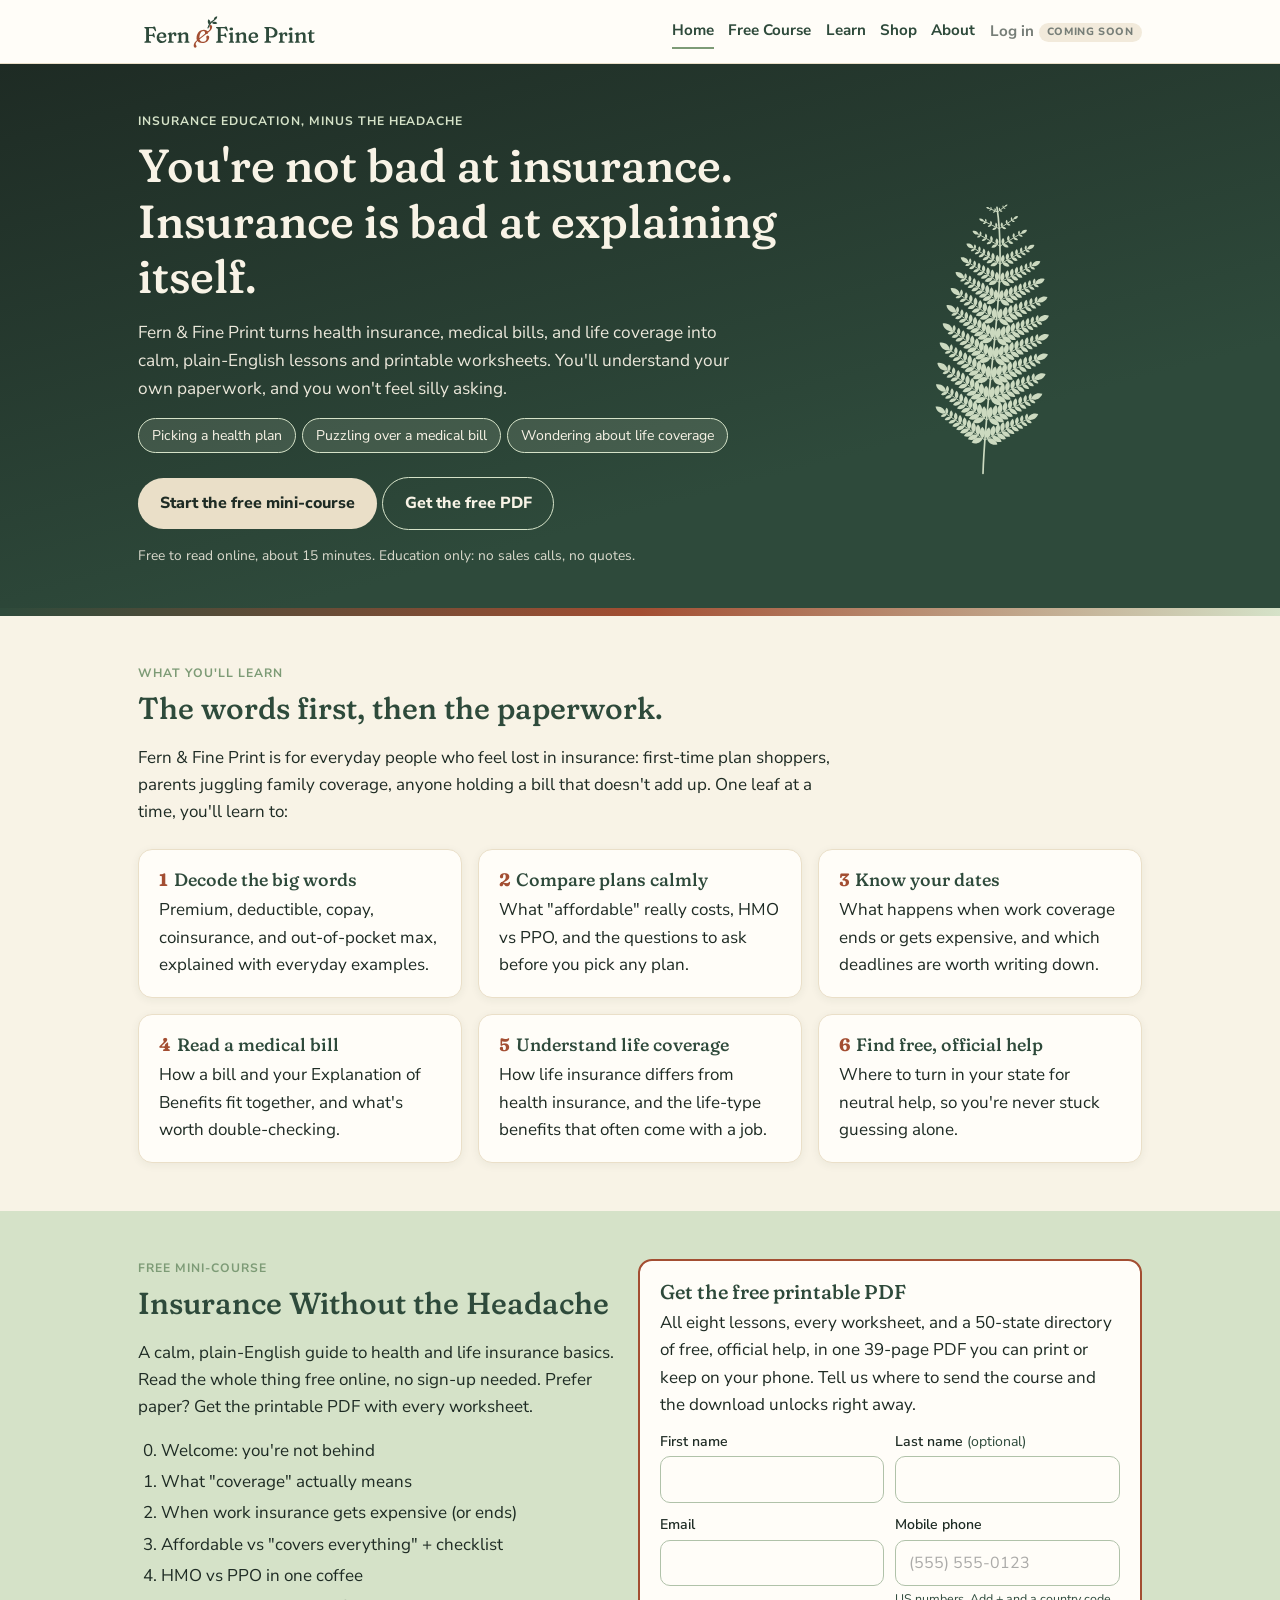
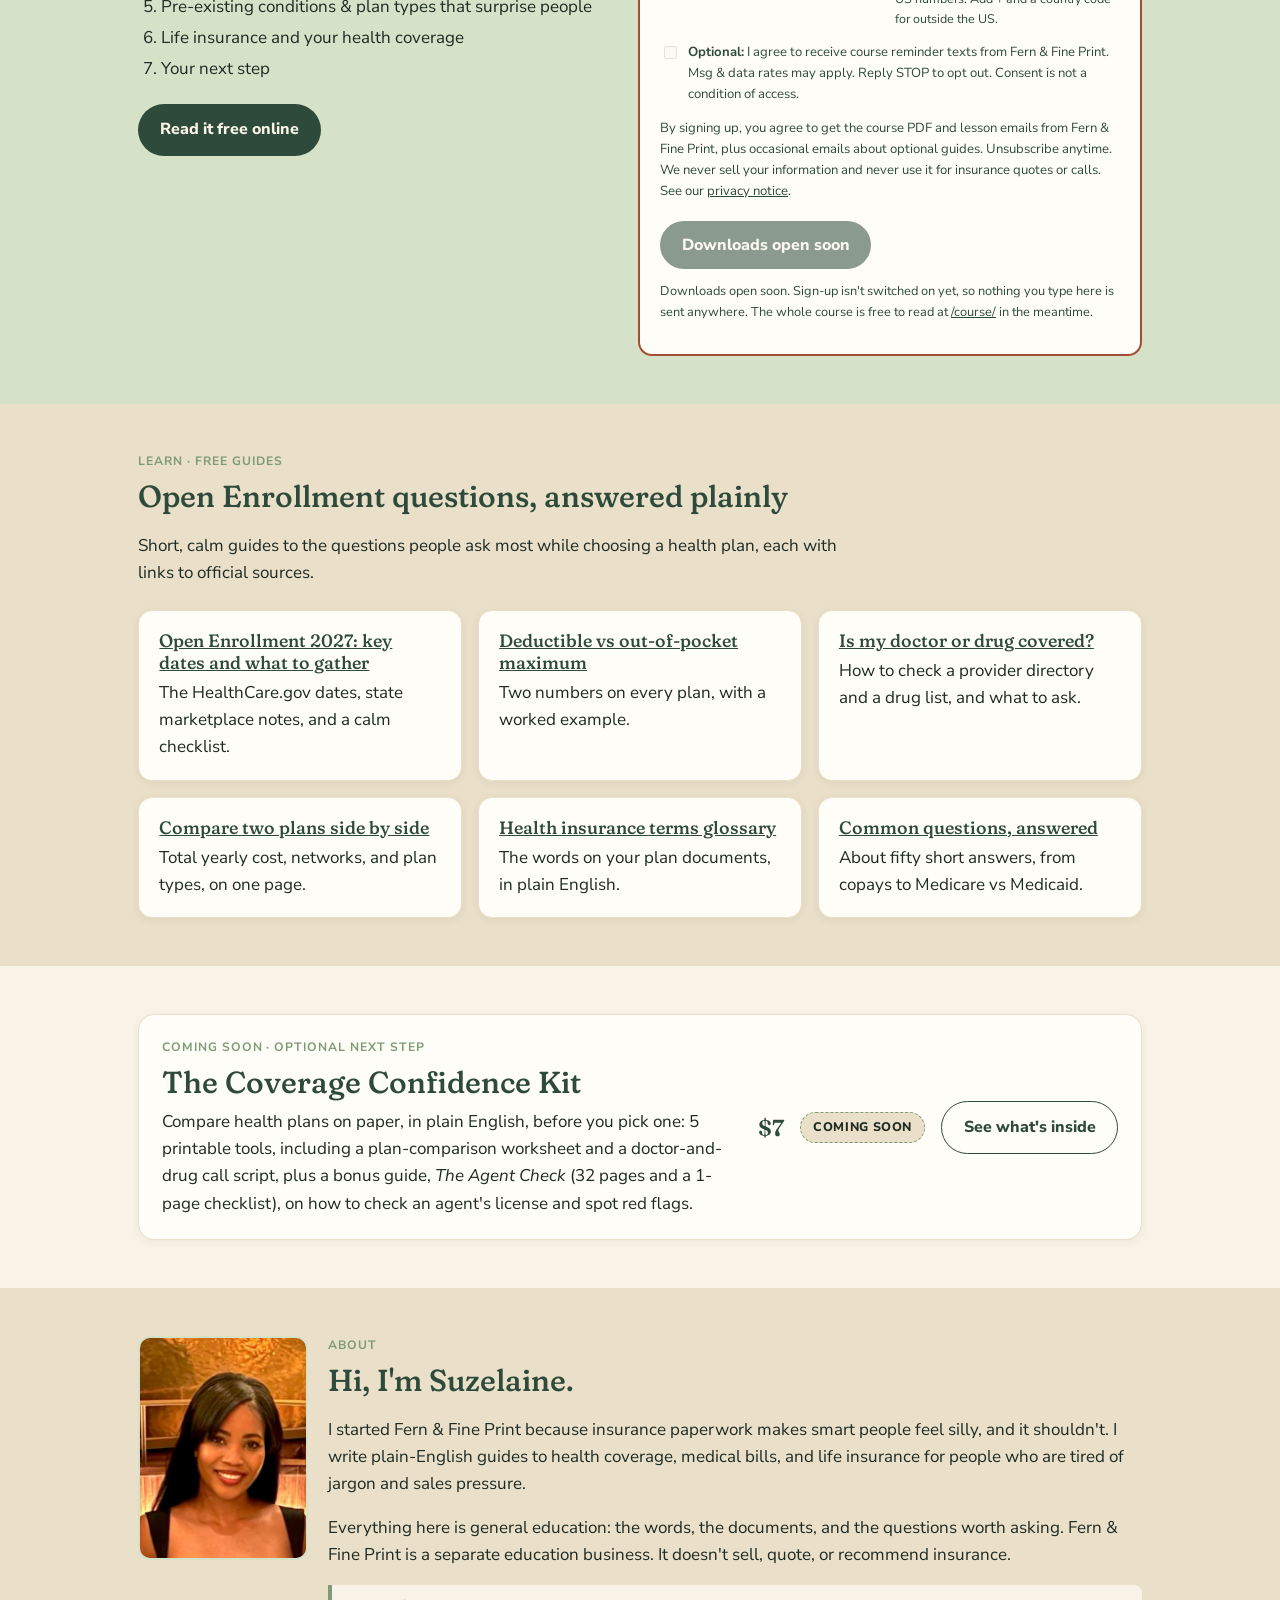
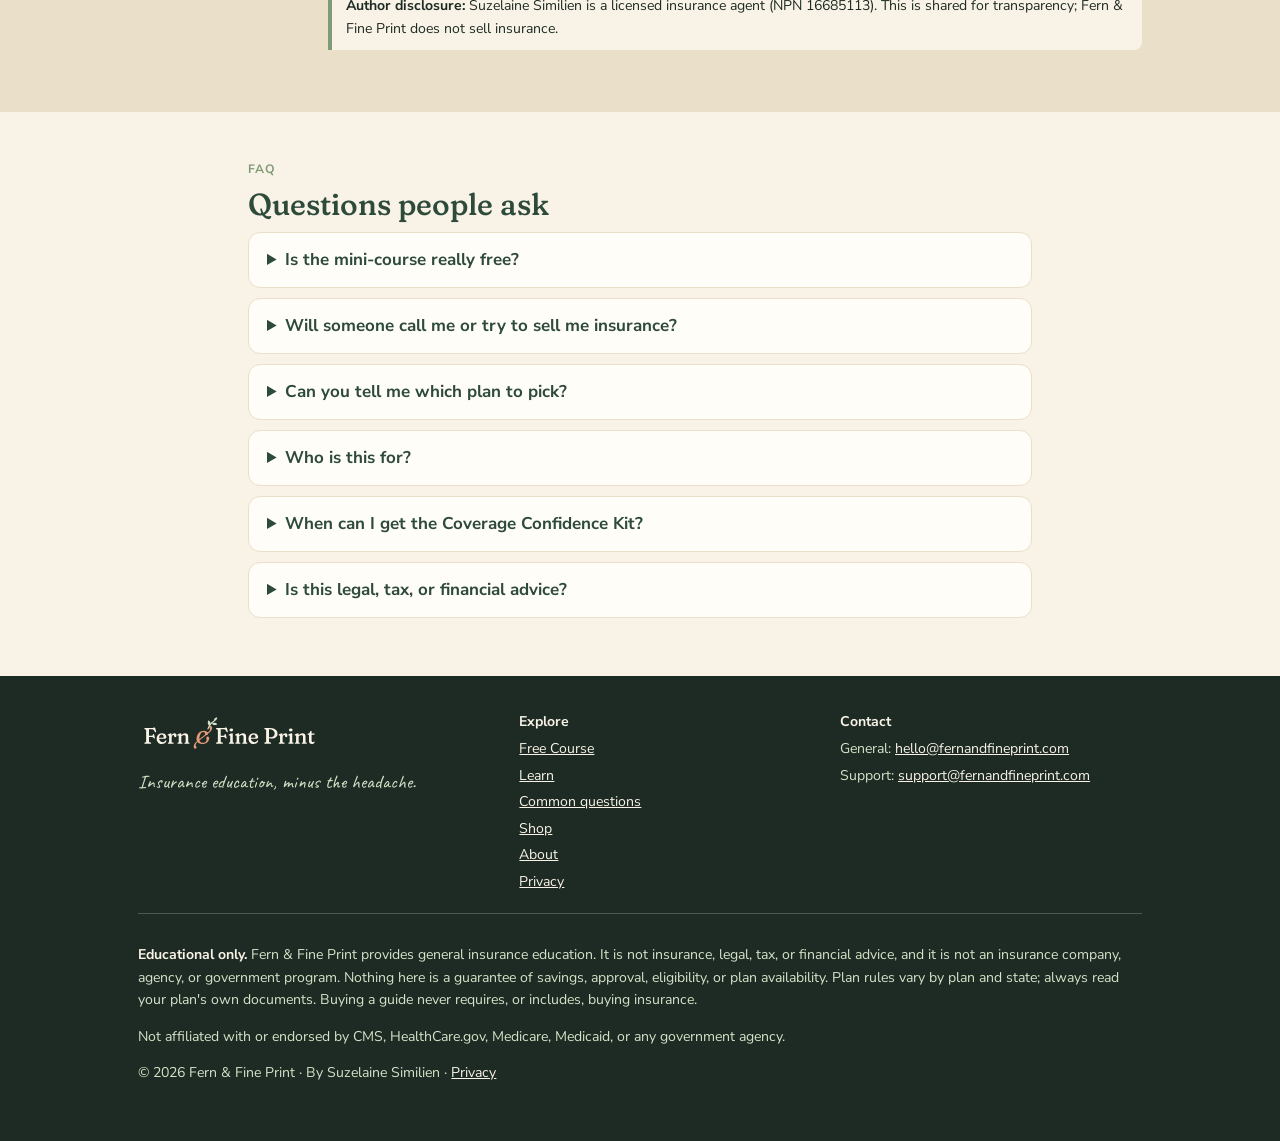
<file: index.html>
<!DOCTYPE html>
<html lang="en">
<head>
  <meta charset="utf-8" />
  <meta name="viewport" content="width=device-width, initial-scale=1" />
  <title>Fern &amp; Fine Print: Health Insurance Explained in Plain English</title>
  <meta name="description" content="Insurance education, minus the headache: free plain-English lessons on health insurance, deductibles, Open Enrollment, and life insurance basics." />
  <link rel="canonical" href="https://fernandfineprint.com/" />
  <meta property="og:type" content="website" />
  <meta property="og:site_name" content="Fern &amp; Fine Print" />
  <meta property="og:title" content="Fern &amp; Fine Print: Health Insurance Explained in Plain English" />
  <meta property="og:description" content="Insurance education, minus the headache: free plain-English lessons on health insurance, deductibles, Open Enrollment, and life insurance basics." />
  <meta property="og:url" content="https://fernandfineprint.com/" />
  <meta property="og:image" content="https://fernandfineprint.com/assets/og-image.png" />
  <meta property="og:image:width" content="1200" />
  <meta property="og:image:height" content="630" />
  <meta property="og:image:alt" content="Fern &amp; Fine Print: insurance education, minus the headache" />
  <meta property="og:locale" content="en_US" />
  <meta name="twitter:card" content="summary_large_image" />
  <meta name="twitter:title" content="Fern &amp; Fine Print: Health Insurance Explained in Plain English" />
  <meta name="twitter:description" content="Insurance education, minus the headache: free plain-English lessons on health insurance, deductibles, Open Enrollment, and life insurance basics." />
  <meta name="twitter:image" content="https://fernandfineprint.com/assets/og-image.png" />
  <meta name="theme-color" content="#2E4A3B" />
  <link rel="icon" href="/assets/favicon.ico" sizes="any" />
  <link rel="icon" href="/assets/favicon.svg" type="image/svg+xml" />
  <link rel="icon" href="/assets/favicon-32.png" type="image/png" sizes="32x32" />
  <link rel="apple-touch-icon" href="/assets/apple-touch-icon.png" />
  <link rel="preconnect" href="https://fonts.googleapis.com" /><link rel="preconnect" href="https://fonts.gstatic.com" crossorigin />
  <link href="https://fonts.googleapis.com/css2?family=Caveat:wght@500..700&family=Fraunces:ital,opsz,wght,SOFT,WONK@0,9..144,300..700,0..100,0..1;1,9..144,300..700,0..100,0..1&family=Nunito+Sans:ital,opsz,wght@0,6..12,400..800;1,6..12,400..800&display=swap" rel="stylesheet" />
  <style>
    /* Brand tokens + base styles reused from /course/ (brand/fern-and-fine-print/palette/brand-tokens.css) */
    :root{--ffp-fern:#2E4A3B;--ffp-paper:#F8F3E6;--ffp-frond:#7D9B76;--ffp-fiddle:#D5E2C8;--ffp-parch:#EADFC8;--ffp-clay:#A34E32;--ffp-ink:#1E2B24;--ffp-font-heading:'Fraunces',Georgia,serif;--ffp-font-body:'Nunito Sans',system-ui,-apple-system,'Segoe UI',sans-serif;--ffp-font-accent:'Caveat','Comic Sans MS',cursive;--card:#FFFDF8;--line:var(--ffp-parch);--muted:var(--ffp-fern);--max:1040px}
    *{box-sizing:border-box}
    html{scroll-behavior:smooth}
    body{margin:0;font-family:var(--ffp-font-body);color:var(--ffp-ink);background:var(--ffp-paper);line-height:1.6;font-size:17px}
    a{color:var(--ffp-fern)}
    .wrap{max-width:var(--max);margin:0 auto;padding:0 1.15rem}
    .skip{position:absolute;left:-9999px}.skip:focus{left:1rem;top:1rem;background:var(--card);padding:.5rem .8rem;z-index:10}
    h1,h2,h3{font-family:var(--ffp-font-heading);font-weight:500;font-variation-settings:"SOFT" 100,"WONK" 0;line-height:1.2}
    h2{font-size:clamp(1.45rem,3.6vw,1.9rem);color:var(--ffp-fern);margin:0 0 .5rem}
    h3{font-size:1.12rem;color:var(--ffp-fern);margin:0 0 .35rem}
    .accent{font-family:var(--ffp-font-accent);font-size:1.3rem;color:var(--ffp-clay)}
    .eyebrow{font-size:.76rem;letter-spacing:.08em;text-transform:uppercase;font-weight:700;color:var(--ffp-frond);margin-bottom:.4rem}
    /* header + nav */
    .site-head{background:var(--card);border-bottom:1px solid var(--line);position:sticky;top:0;z-index:5}
    .site-head .wrap{display:flex;align-items:center;gap:.75rem;flex-wrap:wrap;padding-top:.6rem;padding-bottom:.6rem}
    .site-head .logo{height:44px;width:auto;display:block}
    nav.main{margin-left:auto;display:flex;gap:.2rem .9rem;flex-wrap:wrap;align-items:center;font-size:.95rem;font-weight:700}
    nav.main a{text-decoration:none;color:var(--ffp-fern);padding:.25rem 0;border-bottom:2px solid transparent}
    nav.main a:hover,nav.main a[aria-current="page"]{border-bottom-color:var(--ffp-frond)}
    .login{color:var(--ffp-ink);opacity:.6;cursor:not-allowed;font-weight:700}
    .soon{display:inline-block;font-size:.66rem;letter-spacing:.06em;text-transform:uppercase;background:var(--ffp-parch);color:var(--ffp-ink);border-radius:999px;padding:.08rem .5rem;margin-left:.3rem;vertical-align:middle;font-weight:800}
    @media(max-width:620px){.site-head .wrap{justify-content:center}nav.main{margin:0 auto;justify-content:center;font-size:.9rem}}
    /* hero */
    header.hero{background:linear-gradient(165deg,var(--ffp-ink) 0%,var(--ffp-fern) 70%);color:var(--ffp-paper);padding:3rem 0 2.6rem;overflow:hidden}
    .hero-grid{display:grid;gap:1.6rem;align-items:center}
    @media(min-width:820px){.hero-grid{grid-template-columns:1.35fr .65fr}}
    header.hero .eyebrow{color:var(--ffp-fiddle)}
    header.hero h1{font-size:clamp(1.85rem,5.2vw,2.9rem);margin:0 0 .9rem;color:var(--ffp-paper)}
    .lede{font-size:1.08rem;opacity:.94;margin:0 0 1rem;max-width:38rem}
    .who{list-style:none;padding:0;margin:0 0 1.2rem;display:flex;flex-wrap:wrap;gap:.4rem}
    .who li{background:rgba(213,226,200,.14);border:1px solid var(--ffp-fiddle);border-radius:999px;padding:.32rem .8rem;font-size:.88rem}
    .frond{width:100%;max-width:280px;justify-self:center;opacity:.95}
    @media(max-width:819px){.frond{max-width:none;width:auto;height:110px;order:-1;justify-self:start}}
    @media(max-width:620px){.site-head{position:static}}
    .btn{display:inline-block;background:var(--ffp-parch);color:var(--ffp-ink);font-weight:800;text-decoration:none;padding:.8rem 1.35rem;border-radius:999px;margin:.3rem .35rem .3rem 0;border:0;cursor:pointer;font-size:1rem;font-family:inherit}
    .btn.ghost{background:transparent;color:var(--ffp-paper);border:1px solid var(--ffp-fiddle)}
    .btn.navy{background:var(--ffp-fern);color:var(--ffp-paper)}
    .btn.outline{background:transparent;color:var(--ffp-fern);border:1.5px solid var(--ffp-fern)}
    .hero-note{font-size:.86rem;opacity:.85;margin:.6rem 0 0}
    .wave{height:8px;background:linear-gradient(90deg,var(--ffp-fern),var(--ffp-clay),var(--ffp-fiddle))}
    /* sections */
    section.band{padding:3rem 0}
    section.band.parch{background:var(--ffp-parch)}
    section.band.mist{background:var(--ffp-fiddle)}
    .intro{max-width:44rem;margin:0 0 1.5rem}
    .grid{display:grid;gap:1rem}
    @media(min-width:640px){.grid.two{grid-template-columns:1fr 1fr}.grid.three{grid-template-columns:repeat(2,1fr)}}
    @media(min-width:900px){.grid.three{grid-template-columns:repeat(3,1fr)}}
    .card{background:var(--card);border-radius:14px;padding:1.2rem 1.25rem;border:1px solid var(--line);box-shadow:0 2px 10px rgba(30,43,36,.06)}
    .card p{margin:.2rem 0 0}
    .num{display:inline-block;font-family:var(--ffp-font-heading);color:var(--ffp-clay);font-weight:700;margin-right:.35rem}
    /* free course block */
    .course-grid{display:grid;gap:1.25rem;align-items:start}
    @media(min-width:860px){.course-grid{grid-template-columns:1fr 1.05fr}}
    ol.lessons{margin:.4rem 0 1rem;padding-left:1.4rem}
    ol.lessons li{margin:.25rem 0}
    .optin{background:var(--card);border:2px solid var(--ffp-clay);border-radius:14px;padding:1.2rem 1.25rem}
    .optin h2{font-size:1.25rem;margin:0 0 .3rem}
    .row{display:grid;gap:.7rem}
    @media(min-width:560px){.row.two{grid-template-columns:1fr 1fr}}
    .field label{display:block;font-size:.88rem;font-weight:600;margin-bottom:.2rem}
    .field input{width:100%;padding:.7rem .8rem;border:1.5px solid var(--ffp-frond);border-radius:10px;font-size:1rem;font-family:inherit;background:var(--card)}
    .consent{font-size:.82rem;color:var(--muted);margin:.8rem 0}
    .consent label{display:flex;gap:.5rem;align-items:flex-start}
    .consent input{margin-top:.25rem;flex:none}
    .fine{font-size:.8rem;color:var(--muted)}
    .opt-label{font-weight:400;color:var(--muted)}
    .hint{display:block;font-size:.78rem;color:var(--muted);margin-top:.2rem}
    .field input:focus{outline:3px solid var(--ffp-fiddle);border-color:var(--ffp-fern)}
    .field input[aria-invalid="true"]{border-color:var(--ffp-clay)}
    .field input:disabled,.consent input:disabled{opacity:.6;cursor:not-allowed}
    #signup-submit{margin:.4rem 0 0;width:100%}
    @media(min-width:560px){#signup-submit{width:auto}}
    #signup-submit:disabled{opacity:.55;cursor:not-allowed}
    #thanks-panel:focus{outline:none}
    .msg{display:none;border-radius:10px;padding:.7rem .9rem;margin:.6rem 0;font-size:.93rem}
    .msg.err{display:block;background:var(--ffp-paper);color:var(--ffp-clay);border:1px solid var(--ffp-clay)}
    .msg.ok{display:block;background:var(--ffp-fiddle);color:var(--ffp-fern)}
    .hp{position:absolute;left:-9999px;height:0;overflow:hidden}
    /* shop */
    .product{display:flex;flex-direction:column}
    .product .tag{align-self:flex-start;font-size:.72rem;letter-spacing:.06em;text-transform:uppercase;font-weight:800;color:var(--ffp-fern);background:var(--ffp-fiddle);border-radius:999px;padding:.15rem .6rem;margin-bottom:.55rem}
    .product .foot{margin-top:auto;padding-top:.9rem;display:flex;align-items:center;justify-content:space-between;gap:.5rem}
    .price{font-family:var(--ffp-font-heading);font-size:1.45rem;font-weight:600;color:var(--ffp-fern)}
    .badge-soon{font-size:.78rem;font-weight:800;letter-spacing:.05em;text-transform:uppercase;color:var(--ffp-ink);background:var(--ffp-parch);border:1px dashed var(--ffp-frond);border-radius:999px;padding:.3rem .75rem}
    .shop-note{margin-top:1.1rem}
    .spotlight{background:var(--card);border:1px solid var(--line);border-radius:16px;padding:1.4rem 1.4rem;display:grid;gap:1rem;align-items:center;box-shadow:0 2px 10px rgba(30,43,36,.06)}
    @media(min-width:760px){.spotlight{grid-template-columns:1fr auto}}
    .spotlight p{margin:0;max-width:40rem}
    .spot-buy{display:flex;flex-wrap:wrap;align-items:center;gap:.6rem 1rem}
    .spot-buy .btn{margin:0}
    /* about */
    .about{display:grid;gap:1.25rem;align-items:start}
    @media(min-width:640px){.about{grid-template-columns:170px 1fr}}
    .about img{width:100%;max-width:170px;border-radius:12px;border:2px solid var(--ffp-fiddle)}
    .disclosure{font-size:.88rem;background:var(--ffp-paper);border-left:4px solid var(--ffp-frond);padding:.6rem .85rem;border-radius:0 8px 8px 0;margin-top:.9rem}
    /* faq */
    .faq details{background:var(--card);border:1px solid var(--line);border-radius:12px;padding:.85rem 1.1rem;margin:.6rem 0}
    .faq summary{cursor:pointer;font-weight:700;color:var(--ffp-fern)}
    .faq details p{margin:.6rem 0 0}
    /* footer */
    footer{background:var(--ffp-ink);color:var(--ffp-fiddle);padding:2.2rem 0 2.6rem;font-size:.88rem}
    footer a{color:var(--ffp-paper)}
    footer strong{color:var(--ffp-paper)}
    .foot-grid{display:grid;gap:1.2rem;margin-bottom:1rem}
    @media(min-width:720px){.foot-grid{grid-template-columns:1.2fr 1fr 1fr}}
    .foot-grid ul{list-style:none;padding:0;margin:.3rem 0 0}
    .foot-grid li{margin:.25rem 0}
    footer .tagline{font-family:var(--ffp-font-accent);font-size:1.2rem;color:var(--ffp-fiddle);margin:.3rem 0 0}
    footer .legal{border-top:1px solid rgba(213,226,200,.25);padding-top:1rem}
  </style>
  <script type="application/ld+json">
{
 "@context": "https://schema.org",
 "@type": "Organization",
 "@id": "https://fernandfineprint.com/#organization",
 "name": "Fern & Fine Print",
 "url": "https://fernandfineprint.com/",
 "logo": "https://fernandfineprint.com/assets/apple-touch-icon.png",
 "image": "https://fernandfineprint.com/assets/og-image.png",
 "slogan": "Insurance education, minus the headache",
 "description": "Fern & Fine Print publishes plain-English insurance education about health insurance, medical bills, and life insurance basics. It does not sell, quote, or recommend insurance.",
 "email": "hello@fernandfineprint.com",
 "founder": {
  "@type": "Person",
  "name": "Suzelaine Similien"
 }
}
</script>
  <script type="application/ld+json">
{
 "@context": "https://schema.org",
 "@type": "WebSite",
 "@id": "https://fernandfineprint.com/#website",
 "name": "Fern & Fine Print",
 "url": "https://fernandfineprint.com/",
 "description": "Insurance education, minus the headache.",
 "inLanguage": "en-US",
 "publisher": {
  "@id": "https://fernandfineprint.com/#organization"
 }
}
</script>
  <script type="application/ld+json">
{
 "@context": "https://schema.org",
 "@type": "FAQPage",
 "mainEntity": [
  {
   "@type": "Question",
   "name": "Is the mini-course really free?",
   "acceptedAnswer": {
    "@type": "Answer",
    "text": "Yes. You can read all of Insurance Without the Headache online at /course/ without signing up. The email sign-up is only for the printable PDF and lesson emails."
   }
  },
  {
   "@type": "Question",
   "name": "Will someone call me or try to sell me insurance?",
   "acceptedAnswer": {
    "@type": "Answer",
    "text": "No. Fern & Fine Print is education only. We don't sell insurance, give quotes, or pass your details to anyone who does."
   }
  },
  {
   "@type": "Question",
   "name": "Can you tell me which plan to pick?",
   "acceptedAnswer": {
    "@type": "Answer",
    "text": "We can't recommend a plan for your situation. The lessons teach you what to compare and what to ask. For free help choosing coverage, visit HealthCare.gov or your state's official marketplace."
   }
  },
  {
   "@type": "Question",
   "name": "Who is this for?",
   "acceptedAnswer": {
    "@type": "Answer",
    "text": "Everyday people who feel overwhelmed by health insurance, medical bills, or life coverage: first-time plan shoppers, people leaving a job, parents planning for a family, and anyone who wants to read their own paperwork with confidence."
   }
  },
  {
   "@type": "Question",
   "name": "When can I get the Coverage Confidence Kit?",
   "acceptedAnswer": {
    "@type": "Answer",
    "text": "Soon. The shop and member log-in aren't open yet, so nothing can be bought here today. Sign up for the free PDF and we'll let you know by email when the kit is ready."
   }
  },
  {
   "@type": "Question",
   "name": "Is this legal, tax, or financial advice?",
   "acceptedAnswer": {
    "@type": "Answer",
    "text": "No. It's general information to help you understand how insurance works. Plan rules vary by plan and state, so always check your own plan's documents."
   }
  }
 ]
}
</script>
</head>
<body>
  <a class="skip" href="#main">Skip to content</a>
  <div class="site-head"><div class="wrap">
    <a href="/" aria-label="Fern &amp; Fine Print home"><img class="logo" src="/assets/ffp_wordmark_small_light.svg" alt="Fern &amp; Fine Print" width="182" height="44"></a>
    <nav class="main" aria-label="Main">
      <a href="/" aria-current="page">Home</a>
      <a href="/course/">Free Course</a>
      <a href="/learn/">Learn</a>
      <a href="/shop/">Shop</a>
      <a href="#about">About</a>
      <span class="login" aria-disabled="true" title="Member log-in opens when the shop does">Log in<span class="soon">Coming soon</span></span>
    </nav>
  </div></div>

  <header class="hero">
    <div class="wrap hero-grid">
      <div>
        <div class="eyebrow">Insurance education, minus the headache</div>
        <h1>You're not bad at insurance. Insurance is bad at explaining itself.</h1>
        <p class="lede">Fern &amp; Fine Print turns health insurance, medical bills, and life coverage into calm, plain-English lessons and printable worksheets. You'll understand your own paperwork, and you won't feel silly asking.</p>
        <ul class="who" aria-label="Who it's for">
          <li>Picking a health plan</li><li>Puzzling over a medical bill</li><li>Wondering about life coverage</li>
        </ul>
        <p style="margin:0"><a class="btn" href="/course/">Start the free mini-course</a><a class="btn ghost" href="#free-course">Get the free PDF</a></p>
        <p class="hero-note">Free to read online, about 15 minutes. Education only: no sales calls, no quotes.</p>
      </div>
      <img class="frond" src="/assets/fernfineprint_pressed-frond_fiddlehead-mist.svg" alt="" width="280" height="280">
    </div>
  </header>
  <div class="wave"></div>

  <main id="main">
    <section class="band" id="what-you-learn" aria-labelledby="learn-title">
      <div class="wrap">
        <div class="intro">
          <div class="eyebrow">What you'll learn</div>
          <h2 id="learn-title">The words first, then the paperwork.</h2>
          <p>Fern &amp; Fine Print is for everyday people who feel lost in insurance: first-time plan shoppers, parents juggling family coverage, anyone holding a bill that doesn't add up. One leaf at a time, you'll learn to:</p>
        </div>
        <div class="grid three">
          <div class="card"><h3><span class="num">1</span>Decode the big words</h3><p>Premium, deductible, copay, coinsurance, and out-of-pocket max, explained with everyday examples.</p></div>
          <div class="card"><h3><span class="num">2</span>Compare plans calmly</h3><p>What "affordable" really costs, HMO vs PPO, and the questions to ask before you pick any plan.</p></div>
          <div class="card"><h3><span class="num">3</span>Know your dates</h3><p>What happens when work coverage ends or gets expensive, and which deadlines are worth writing down.</p></div>
          <div class="card"><h3><span class="num">4</span>Read a medical bill</h3><p>How a bill and your Explanation of Benefits fit together, and what's worth double-checking.</p></div>
          <div class="card"><h3><span class="num">5</span>Understand life coverage</h3><p>How life insurance differs from health insurance, and the life-type benefits that often come with a job.</p></div>
          <div class="card"><h3><span class="num">6</span>Find free, official help</h3><p>Where to turn in your state for neutral help, so you're never stuck guessing alone.</p></div>
        </div>
      </div>
    </section>

    <section class="band mist" id="free-course" aria-labelledby="course-title">
      <div class="wrap course-grid">
        <div>
          <div class="eyebrow">Free mini-course</div>
          <h2 id="course-title">Insurance Without the Headache</h2>
          <p>A calm, plain-English guide to health and life insurance basics. Read the whole thing free online, no sign-up needed. Prefer paper? Get the printable PDF with every worksheet.</p>
          <ol class="lessons" start="0">
            <li>Welcome: you're not behind</li>
            <li>What "coverage" actually means</li>
            <li>When work insurance gets expensive (or ends)</li>
            <li>Affordable vs "covers everything" + checklist</li>
            <li>HMO vs PPO in one coffee</li>
            <li>Pre-existing conditions &amp; plan types that surprise people</li>
            <li>Life insurance and your health coverage</li>
            <li>Your next step</li>
          </ol>
          <p><a class="btn navy" href="/course/">Read it free online</a></p>
        </div>

        <div class="optin" id="optin" aria-labelledby="optin-title">
          <div id="signup-panel">
            <h2 id="optin-title">Get the free printable PDF</h2>
            <p style="margin:.2rem 0 .8rem">All eight lessons, every worksheet, and a 50-state directory of free, official help, in one 39-page PDF you can print or keep on your phone. Tell us where to send the course and the download unlocks right away.</p>
            <form id="signup-form" novalidate>
              <div class="row two">
                <div class="field"><label for="su-first">First name</label><input id="su-first" name="first_name" type="text" autocomplete="given-name" required maxlength="60"></div>
                <div class="field"><label for="su-last">Last name <span class="opt-label">(optional)</span></label><input id="su-last" name="last_name" type="text" autocomplete="family-name" maxlength="60"></div>
              </div>
              <div class="row two" style="margin-top:.7rem">
                <div class="field"><label for="su-email">Email</label><input id="su-email" name="email" type="email" autocomplete="email" inputmode="email" required maxlength="120"></div>
                <div class="field"><label for="su-phone">Mobile phone</label><input id="su-phone" name="phone" type="tel" autocomplete="tel" inputmode="tel" required maxlength="20" placeholder="(555) 555-0123" aria-describedby="su-phone-hint"><span class="hint" id="su-phone-hint">US numbers. Add + and a country code for outside the US.</span></div>
              </div>
              <div class="hp" aria-hidden="true"><label for="su-website">Leave this empty</label><input id="su-website" name="website" type="text" tabindex="-1" autocomplete="off"></div>
              <div class="consent">
                <label for="su-sms"><input id="su-sms" name="sms_consent" type="checkbox" value="1"> <span><strong>Optional:</strong> I agree to receive course reminder texts from Fern &amp; Fine Print. Msg &amp; data rates may apply. Reply STOP to opt out. Consent is not a condition of access.</span></label>
              </div>
              <p class="consent" style="margin-top:.2rem">By signing up, you agree to get the course PDF and lesson emails from Fern &amp; Fine Print, plus occasional emails about optional guides. Unsubscribe anytime. We never sell your information and never use it for insurance quotes or calls. See our <a href="/privacy.html">privacy notice</a>.</p>
              <div class="msg" id="signup-msg" role="alert" aria-live="polite"></div>
              <button class="btn navy" id="signup-submit" type="submit">Send me the free PDF</button>
              <p class="fine" id="signup-closed" hidden>Downloads open soon. Sign-up isn't switched on yet, so nothing you type here is sent anywhere. The whole course is free to read at <a href="/course/">/course/</a> in the meantime.</p>
            </form>
          </div>
          <div id="thanks-panel" hidden tabindex="-1">
            <h2>You're in. Here's your copy.</h2>
            <p style="margin:.2rem 0 .8rem">Thanks<span id="thanks-name"></span>! Your free PDF of <em>Insurance Without the Headache</em> is ready. Save it, print the worksheets, and come back whenever a new insurance question shows up.</p>
            <a class="btn navy" id="pdf-download" href="/downloads/insurance-without-the-headache.pdf" download="insurance-without-the-headache.pdf">Download the PDF (39 pages)</a>
            <p class="fine" style="margin-top:.7rem">Lesson emails will come from Fern &amp; Fine Print. If you don't see them, check your spam or promotions folder. Educational only.</p>
          </div>
        </div>
      </div>
    </section>

    <section class="band parch" id="learn" aria-labelledby="guides-title">
      <div class="wrap">
        <div class="intro">
          <div class="eyebrow">Learn · free guides</div>
          <h2 id="guides-title">Open Enrollment questions, answered plainly</h2>
          <p>Short, calm guides to the questions people ask most while choosing a health plan, each with links to official sources.</p>
        </div>
        <div class="grid three">
          <div class="card"><h3><a href="/learn/open-enrollment-2027-dates/">Open Enrollment 2027: key dates and what to gather</a></h3><p>The HealthCare.gov dates, state marketplace notes, and a calm checklist.</p></div>
          <div class="card"><h3><a href="/learn/deductible-vs-out-of-pocket-maximum/">Deductible vs out-of-pocket maximum</a></h3><p>Two numbers on every plan, with a worked example.</p></div>
          <div class="card"><h3><a href="/learn/check-if-doctor-and-drugs-are-covered/">Is my doctor or drug covered?</a></h3><p>How to check a provider directory and a drug list, and what to ask.</p></div>
          <div class="card"><h3><a href="/learn/compare-health-plans-side-by-side/">Compare two plans side by side</a></h3><p>Total yearly cost, networks, and plan types, on one page.</p></div>
          <div class="card"><h3><a href="/learn/health-insurance-terms-glossary/">Health insurance terms glossary</a></h3><p>The words on your plan documents, in plain English.</p></div>
          <div class="card"><h3><a href="/learn/questions/">Common questions, answered</a></h3><p>About fifty short answers, from copays to Medicare vs Medicaid.</p></div>
        </div>
      </div>
    </section>

    <section class="band" id="kit" aria-labelledby="kit-title">
      <div class="wrap">
        <div class="spotlight">
          <div>
            <div class="eyebrow">Coming soon · optional next step</div>
            <h2 id="kit-title">The Coverage Confidence Kit</h2>
            <p>Compare health plans on paper, in plain English, before you pick one: 5 printable tools, including a plan-comparison worksheet and a doctor-and-drug call script, plus a bonus guide, <em>The Agent Check</em> (32 pages and a 1-page checklist), on how to check an agent's license and spot red flags.</p>
          </div>
          <div class="spot-buy">
            <span class="price">$7</span>
            <span class="badge-soon">Coming soon</span>
            <a class="btn outline" href="/shop/">See what's inside</a>
          </div>
        </div>
      </div>
    </section>

    <section class="band parch" id="about" aria-labelledby="about-title">
      <div class="wrap about">
        <img src="/course/suzelaine_headshot.jpg" alt="Suzelaine Similien" width="170" height="224" loading="lazy" />
        <div>
          <div class="eyebrow">About</div>
          <h2 id="about-title">Hi, I'm Suzelaine.</h2>
          <p>I started Fern &amp; Fine Print because insurance paperwork makes smart people feel silly, and it shouldn't. I write plain-English guides to health coverage, medical bills, and life insurance for people who are tired of jargon and sales pressure.</p>
          <p>Everything here is general education: the words, the documents, and the questions worth asking. Fern &amp; Fine Print is a separate education business. It doesn't sell, quote, or recommend insurance.</p>
          <p class="disclosure"><strong>Author disclosure:</strong> Suzelaine Similien is a licensed insurance agent (NPN 16685113). This is shared for transparency; Fern &amp; Fine Print does not sell insurance.</p>
        </div>
      </div>
    </section>

    <section class="band faq" id="faq" aria-labelledby="faq-title">
      <div class="wrap" style="max-width:820px">
        <div class="eyebrow">FAQ</div>
        <h2 id="faq-title">Questions people ask</h2>
        <details><summary>Is the mini-course really free?</summary><p>Yes. You can read all of <em>Insurance Without the Headache</em> online at <a href="/course/">/course/</a> without signing up. The email sign-up is only for the printable PDF and lesson emails.</p></details>
        <details><summary>Will someone call me or try to sell me insurance?</summary><p>No. Fern &amp; Fine Print is education only. We don't sell insurance, give quotes, or pass your details to anyone who does.</p></details>
        <details><summary>Can you tell me which plan to pick?</summary><p>We can't recommend a plan for your situation. The lessons teach you what to compare and what to ask. For free help choosing coverage, visit HealthCare.gov or your state's official marketplace.</p></details>
        <details><summary>Who is this for?</summary><p>Everyday people who feel overwhelmed by health insurance, medical bills, or life coverage: first-time plan shoppers, people leaving a job, parents planning for a family, and anyone who wants to read their own paperwork with confidence.</p></details>
        <details><summary>When can I get the Coverage Confidence Kit?</summary><p>Soon. The shop and member log-in aren't open yet, so nothing can be bought here today. Sign up for the free PDF and we'll let you know by email when the kit is ready.</p></details>
        <details><summary>Is this legal, tax, or financial advice?</summary><p>No. It's general information to help you understand how insurance works. Plan rules vary by plan and state, so always check your own plan's documents.</p></details>
      </div>
    </section>
  </main>

  <footer>
    <div class="wrap">
      <div class="foot-grid">
        <div>
          <img src="/assets/ffp_wordmark_small_dark.svg" alt="Fern &amp; Fine Print" width="182" height="44" style="height:44px;width:auto">
          <p class="tagline">Insurance education, minus the headache.</p>
        </div>
        <div>
          <strong>Explore</strong>
          <ul><li><a href="/course/">Free Course</a></li><li><a href="/learn/">Learn</a></li><li><a href="/learn/questions/">Common questions</a></li><li><a href="/shop/">Shop</a></li><li><a href="#about">About</a></li><li><a href="/privacy.html">Privacy</a></li></ul>
        </div>
        <div>
          <strong>Contact</strong>
          <ul><li>General: <a href="mailto:hello@fernandfineprint.com">hello@fernandfineprint.com</a></li><li>Support: <a href="mailto:support@fernandfineprint.com">support@fernandfineprint.com</a></li></ul>
        </div>
      </div>
      <div class="legal">
        <p><strong>Educational only.</strong> Fern &amp; Fine Print provides general insurance education. It is not insurance, legal, tax, or financial advice, and it is not an insurance company, agency, or government program. Nothing here is a guarantee of savings, approval, eligibility, or plan availability. Plan rules vary by plan and state; always read your plan's own documents. Buying a guide never requires, or includes, buying insurance.</p>
        <p>Not affiliated with or endorsed by CMS, HealthCare.gov, Medicare, Medicaid, or any government agency.</p>
        <p>© <span id="yr">2026</span> Fern &amp; Fine Print · By Suzelaine Similien · <a href="/privacy.html">Privacy</a></p>
      </div>
    </div>
  </footer>

<script src="/assets/ffp-signup.js"></script>
<script>document.getElementById('yr').textContent = new Date().getFullYear();</script>
</body>
</html>
</file>
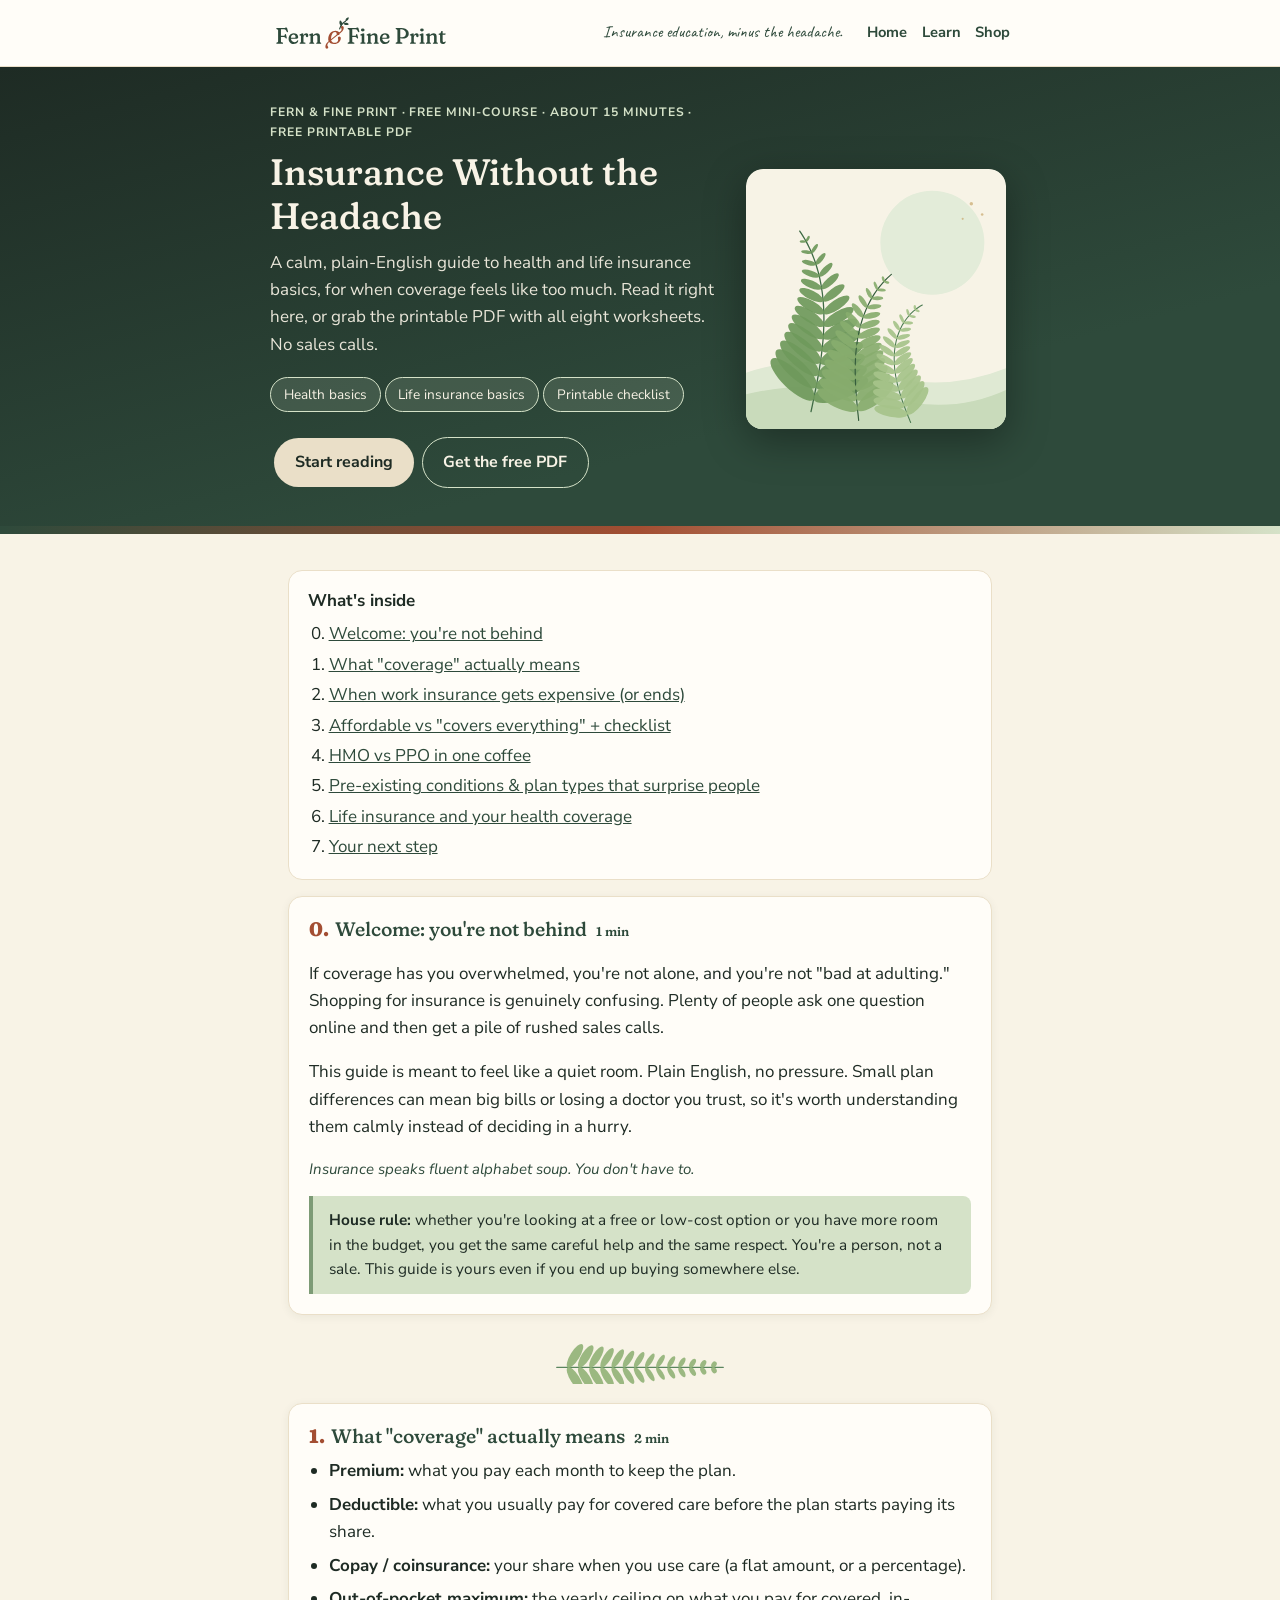
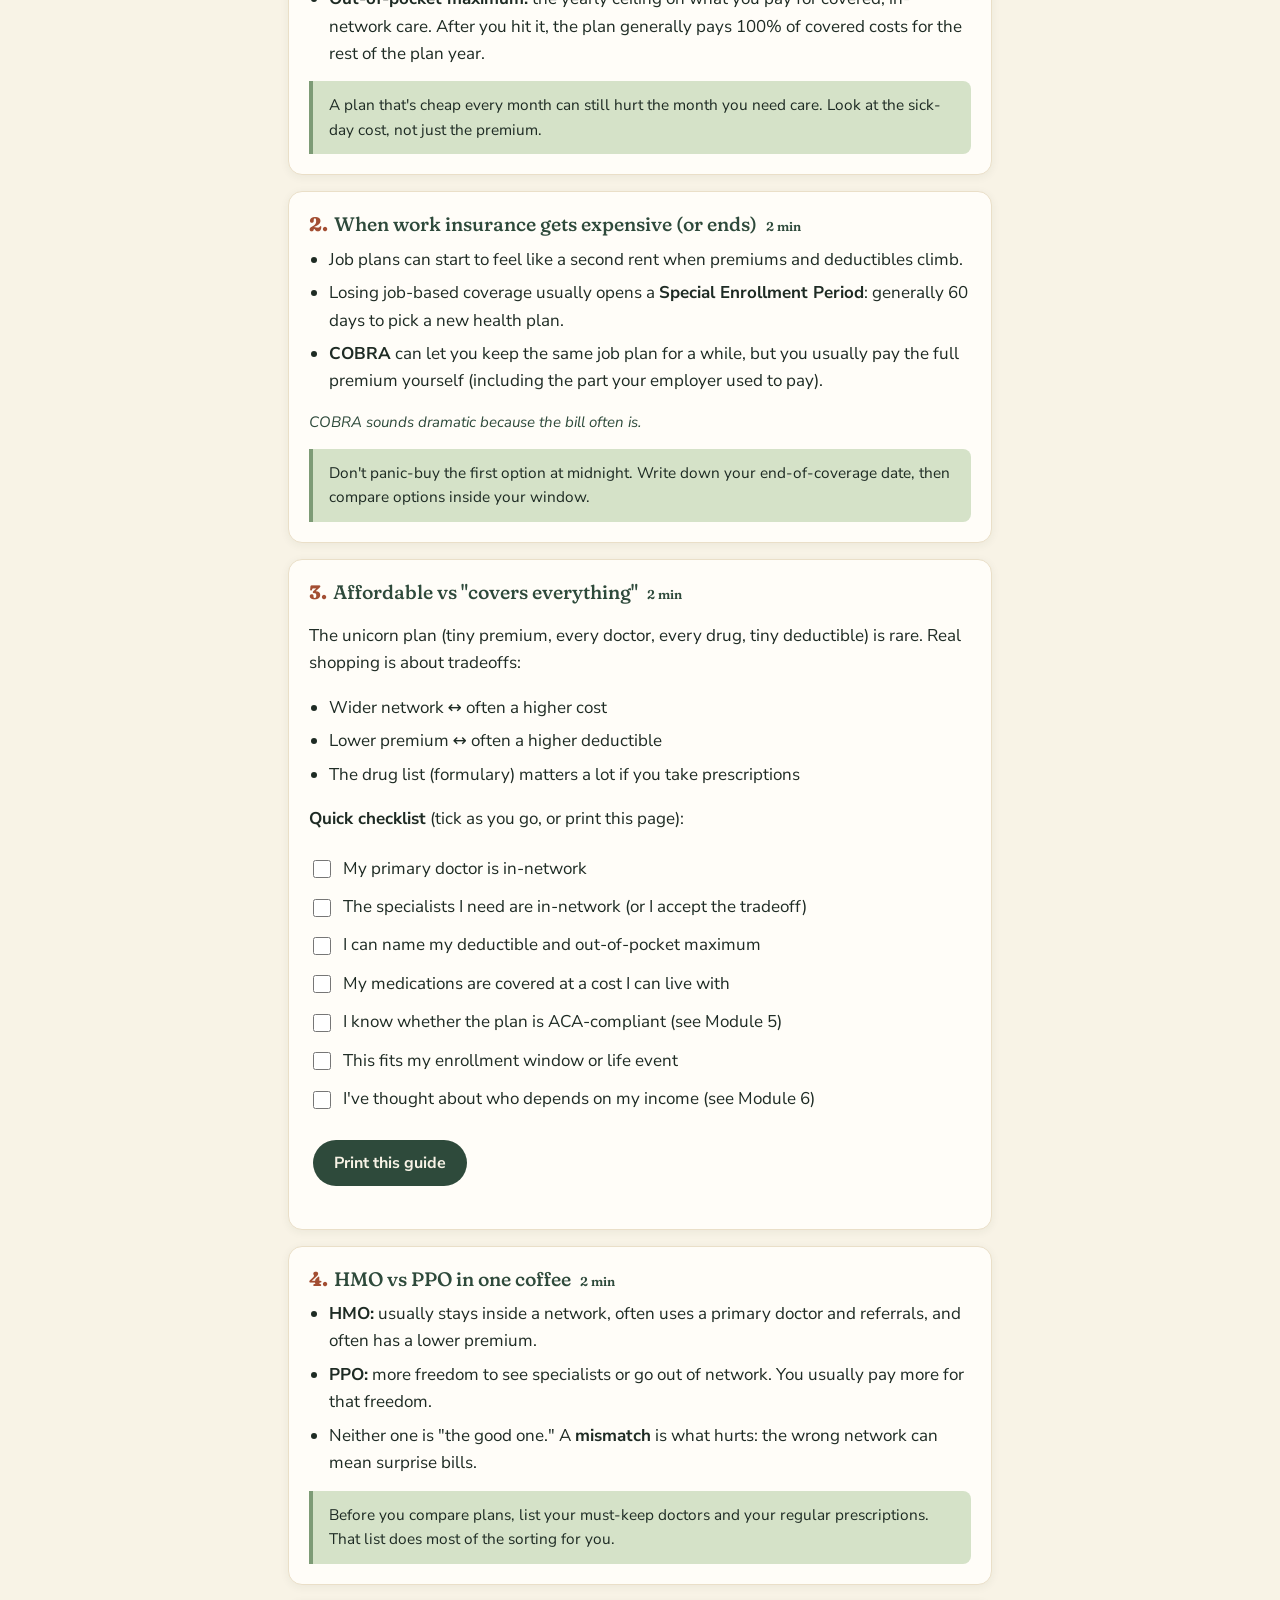
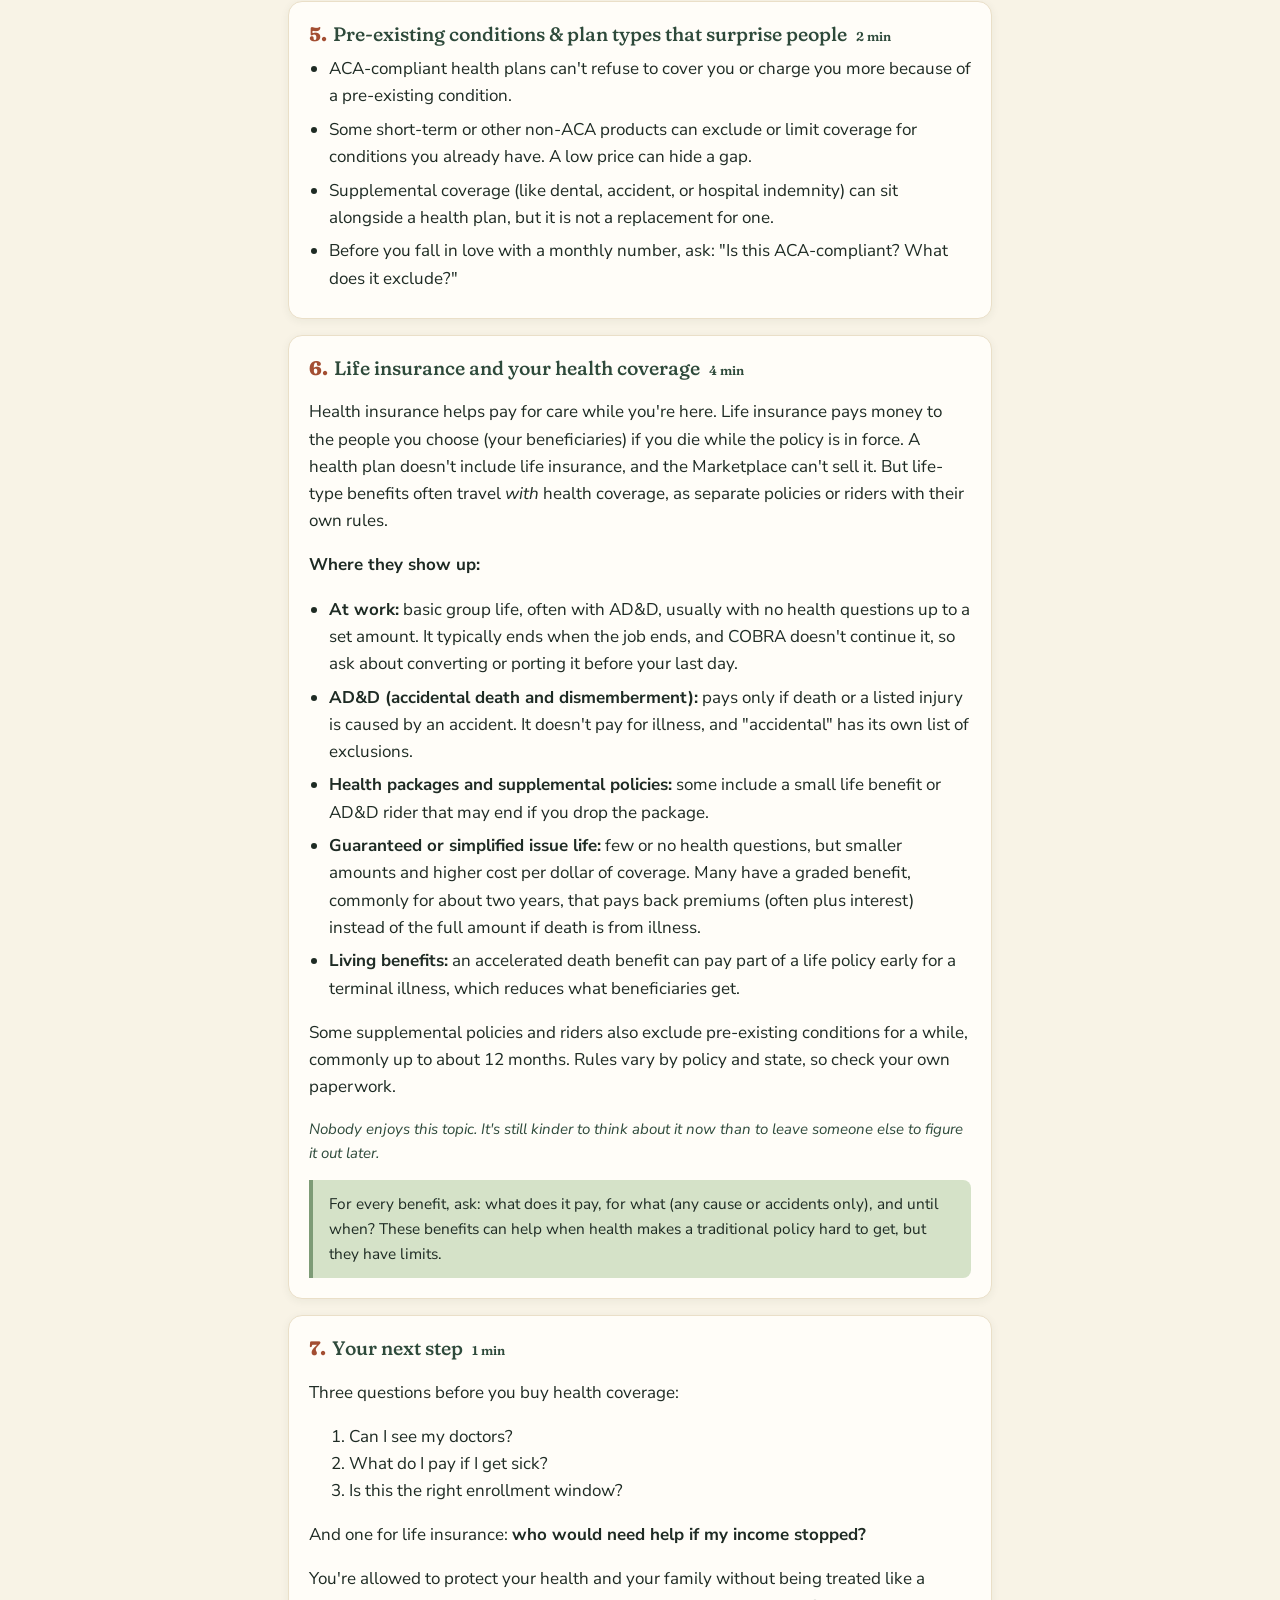
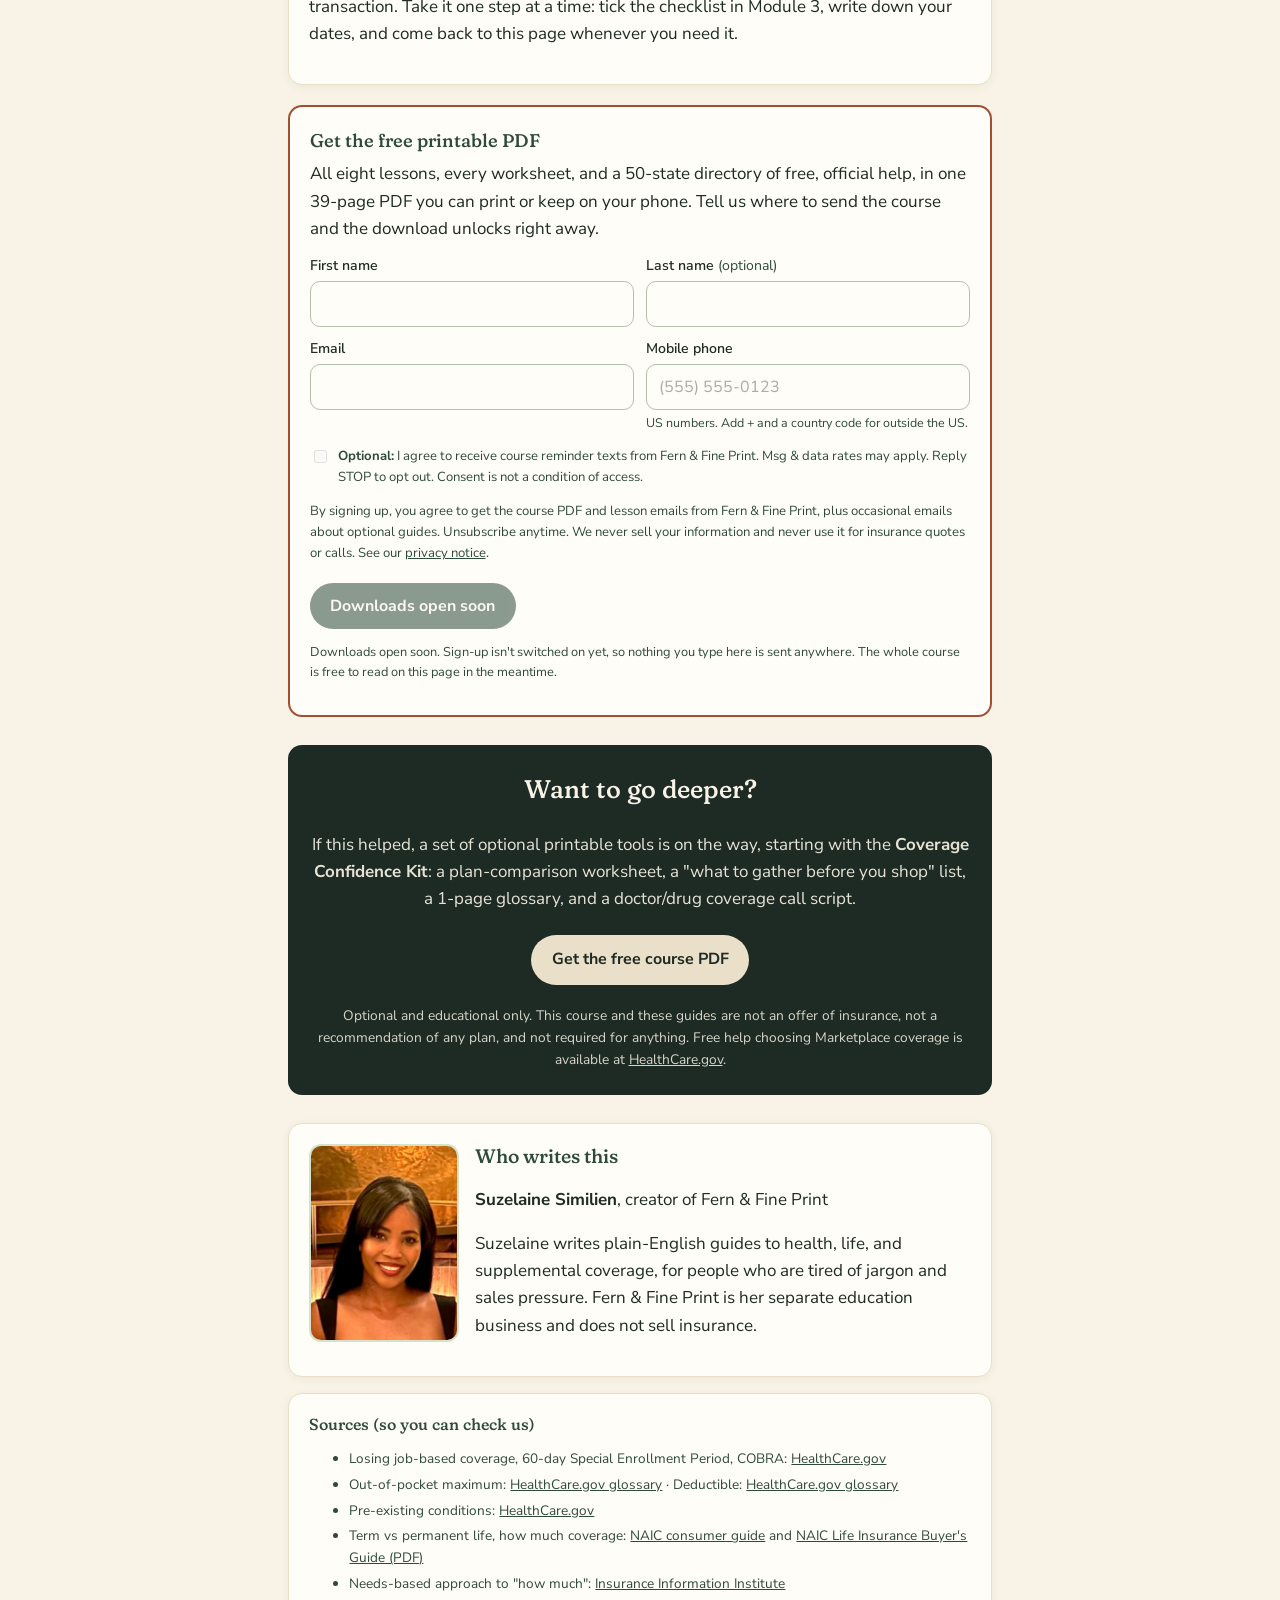
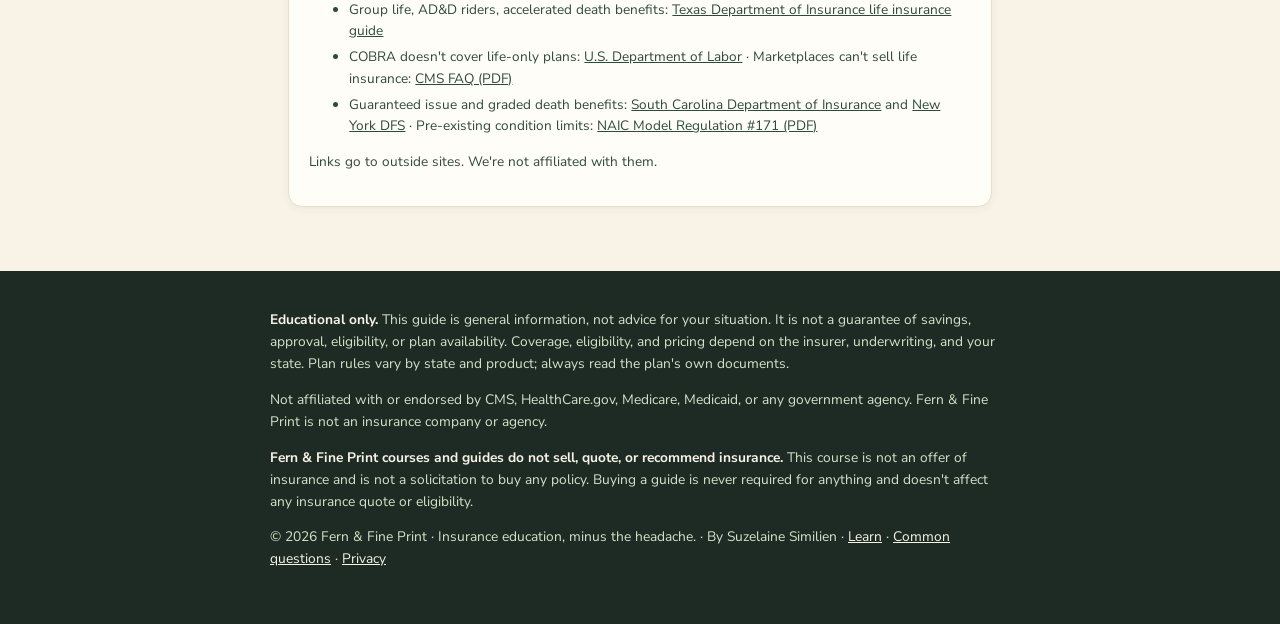
<file: course/index.html>
<!DOCTYPE html>
<html lang="en">
<head>
  <meta charset="utf-8" />
  <meta name="viewport" content="width=device-width, initial-scale=1" />
  <title>Insurance Without the Headache: Free Health Insurance Basics Course</title>
  <meta name="description" content="A free 15-minute course in plain English: premiums, deductibles, copays, HMO vs PPO, enrollment windows, and life insurance basics. No sign-up needed." />
  <link rel="canonical" href="https://fernandfineprint.com/course/" />
  <meta property="og:type" content="website" />
  <meta property="og:site_name" content="Fern &amp; Fine Print" />
  <meta property="og:title" content="Insurance Without the Headache: Free Health Insurance Basics Course" />
  <meta property="og:description" content="A free 15-minute course in plain English: premiums, deductibles, copays, HMO vs PPO, enrollment windows, and life insurance basics. No sign-up needed." />
  <meta property="og:url" content="https://fernandfineprint.com/course/" />
  <meta property="og:image" content="https://fernandfineprint.com/assets/og-image.png" />
  <meta property="og:image:width" content="1200" />
  <meta property="og:image:height" content="630" />
  <meta property="og:image:alt" content="Fern &amp; Fine Print: insurance education, minus the headache" />
  <meta property="og:locale" content="en_US" />
  <meta name="twitter:card" content="summary_large_image" />
  <meta name="twitter:title" content="Insurance Without the Headache: Free Health Insurance Basics Course" />
  <meta name="twitter:description" content="A free 15-minute course in plain English: premiums, deductibles, copays, HMO vs PPO, enrollment windows, and life insurance basics. No sign-up needed." />
  <meta name="twitter:image" content="https://fernandfineprint.com/assets/og-image.png" />
  <meta name="theme-color" content="#2E4A3B" />
  <link rel="icon" href="/assets/favicon.ico" sizes="any" />
  <link rel="icon" href="/assets/favicon.svg" type="image/svg+xml" />
  <link rel="icon" href="/assets/favicon-32.png" type="image/png" sizes="32x32" />
  <link rel="apple-touch-icon" href="/assets/apple-touch-icon.png" />
  <link rel="preconnect" href="https://fonts.googleapis.com" /><link rel="preconnect" href="https://fonts.gstatic.com" crossorigin />
  <link href="https://fonts.googleapis.com/css2?family=Caveat:wght@500..700&family=Fraunces:ital,opsz,wght,SOFT,WONK@0,9..144,300..700,0..100,0..1;1,9..144,300..700,0..100,0..1&family=Nunito+Sans:ital,opsz,wght@0,6..12,400..800;1,6..12,400..800&display=swap" rel="stylesheet" />
  <style>
    :root{/* Fern & Fine Print brand tokens (from brand/fern-and-fine-print/palette/brand-tokens.css) */--ffp-fern:#2E4A3B;--ffp-paper:#F8F3E6;--ffp-frond:#7D9B76;--ffp-fiddle:#D5E2C8;--ffp-parch:#EADFC8;--ffp-clay:#A34E32;--ffp-ink:#1E2B24;--ffp-font-heading:'Fraunces',Georgia,serif;--ffp-font-body:'Nunito Sans',system-ui,-apple-system,'Segoe UI',sans-serif;--ffp-font-accent:'Caveat','Comic Sans MS',cursive;/* page aliases */--night:var(--ffp-ink);--navy:var(--ffp-fern);--sky:var(--ffp-fern);--gold:var(--ffp-fiddle);--petal:var(--ffp-clay);--sage:var(--ffp-fiddle);--cream:var(--ffp-paper);--ink:var(--ffp-ink);--muted:var(--ffp-fern);--card:#FFFDF8;--line:var(--ffp-parch);--max:740px}
    *{box-sizing:border-box}
    html{scroll-behavior:smooth}
    body{margin:0;font-family:var(--ffp-font-body);color:var(--ink);background:var(--cream);line-height:1.6;font-size:17px}
    a{color:var(--sky)}
    .wrap{max-width:var(--max);margin:0 auto}
    .brandbar{background:var(--card);border-bottom:1px solid var(--line);padding:.7rem 1.1rem}
    .brandbar .wrap{display:flex;align-items:center;gap:.6rem}
    .brandbar .name{font-family:var(--ffp-font-heading);font-weight:700;font-size:1.2rem;color:var(--navy);letter-spacing:.01em}
    .brandbar .tag{font-size:.8rem;color:var(--muted);display:block;margin-top:-.1rem}
    header.hero{background:linear-gradient(165deg,var(--ffp-ink) 0%,var(--ffp-fern) 70%);color:var(--ffp-paper);padding:2.25rem 1.25rem 2rem}
    .hero-grid{display:grid;gap:1.5rem;align-items:center}
    @media(min-width:720px){.hero-grid{grid-template-columns:1.25fr .75fr}}
    .eyebrow{font-size:.76rem;letter-spacing:.08em;text-transform:uppercase;color:var(--gold);margin-bottom:.5rem;font-weight:700}
    h1{font-size:clamp(1.65rem,5vw,2.3rem);line-height:1.18;margin:0 0 .75rem}
    .lede{opacity:.93;margin:0 0 1rem}
    img.cover{width:100%;max-width:260px;border-radius:16px;box-shadow:0 12px 40px rgba(0,0,0,.35);justify-self:center}
    .pill{display:inline-block;background:rgba(213,226,200,.14);border:1px solid var(--gold);color:var(--ffp-paper);padding:.35rem .8rem;border-radius:999px;font-size:.85rem;margin:.2rem .25rem .2rem 0}
    .wave{height:8px;background:linear-gradient(90deg,var(--sky),var(--petal),var(--gold))}
    h1,.card h2,.optin h2,.cta h2{font-family:var(--ffp-font-heading);font-weight:500;font-variation-settings:"SOFT" 100,"WONK" 0}
    img.divider{display:block;margin:1.2rem auto;width:200px;height:auto;opacity:.9}
    main{padding:1.25rem 1.1rem 3rem}
    nav.toc{background:var(--card);border:1px solid var(--line);border-radius:14px;padding:1rem 1.2rem;margin:1rem 0}
    nav.toc ol{margin:.4rem 0 0;padding-left:1.3rem}
    nav.toc li{margin:.2rem 0}
    .card{background:var(--card);border-radius:14px;padding:1.25rem 1.3rem;margin:1rem 0;border:1px solid var(--line);box-shadow:0 2px 10px rgba(30,43,36,.06)}
    .card h2{margin:0 0 .5rem;font-size:1.22rem;color:var(--navy);line-height:1.3}
    .num{color:var(--petal);font-weight:800;margin-right:.35rem}
    .time{font-size:.8rem;color:var(--muted);font-weight:600;margin-left:.3rem}
    ul.t{margin:.5rem 0 0;padding-left:1.2rem}
    ul.t li{margin:.4rem 0}
    .tip{background:var(--ffp-fiddle);border-left:4px solid var(--ffp-frond);padding:.75rem 1rem;margin-top:.9rem;border-radius:0 8px 8px 0;font-size:.96rem}
    .humor{color:var(--muted);font-style:italic;font-size:.94rem}
    img.icons{display:block;width:100%;max-width:380px;margin:1rem auto;border-radius:12px}
    .checklist label{display:flex;gap:.55rem;align-items:flex-start;padding:.35rem 0;cursor:pointer}
    .checklist input{margin-top:.35rem;width:18px;height:18px;flex:none}
    .btn{display:inline-block;background:var(--ffp-parch);color:var(--ffp-ink);font-weight:700;text-decoration:none;padding:.75rem 1.3rem;border-radius:999px;margin:.35rem .25rem;border:0;cursor:pointer;font-size:1rem;font-family:inherit}
    .btn.ghost{background:transparent;color:var(--ffp-paper);border:1px solid var(--ffp-fiddle)}
    .btn.navy{background:var(--navy);color:var(--ffp-paper)}
    .cta{background:var(--night);color:var(--ffp-paper);border-radius:14px;padding:1.5rem 1.3rem;margin:1.75rem 0;text-align:center}
    .cta h2{color:var(--ffp-paper);margin-top:0}
    .optin{background:var(--card);border:2px solid var(--petal);border-radius:14px;padding:1.2rem 1.25rem;margin:1.25rem 0}
    .optin h2{margin:0 0 .3rem;color:var(--navy);font-size:1.15rem}
    .row{display:grid;gap:.7rem}
    @media(min-width:560px){.row.two{grid-template-columns:1fr 1fr}}
    .field label{display:block;font-size:.88rem;font-weight:600;margin-bottom:.2rem}
    .field input{width:100%;padding:.7rem .8rem;border:1.5px solid var(--ffp-frond);border-radius:10px;font-size:1rem;font-family:inherit;background:var(--card)}
    .consent{font-size:.82rem;color:var(--muted);margin:.8rem 0}
    .consent label{display:flex;gap:.5rem;align-items:flex-start}
    .consent input{margin-top:.25rem;flex:none}
    .fine{font-size:.8rem;color:var(--muted)}
    .opt-label{font-weight:400;color:var(--muted)}
    .hint{display:block;font-size:.78rem;color:var(--muted);margin-top:.2rem}
    .field input:focus{outline:3px solid var(--ffp-fiddle);border-color:var(--ffp-fern)}
    .field input[aria-invalid="true"]{border-color:var(--ffp-clay)}
    .field input:disabled,.consent input:disabled{opacity:.6;cursor:not-allowed}
    #signup-submit{margin:.4rem 0 0;width:100%}
    @media(min-width:560px){#signup-submit{width:auto}}
    #signup-submit:disabled{opacity:.55;cursor:not-allowed}
    #thanks-panel:focus{outline:none}
    .msg{display:none;border-radius:10px;padding:.7rem .9rem;margin:.6rem 0;font-size:.93rem}
    .msg.err{display:block;background:var(--ffp-paper);color:var(--ffp-clay);border:1px solid var(--ffp-clay)}
    .msg.ok{display:block;background:var(--ffp-fiddle);color:var(--ffp-fern)}
    .hp{position:absolute;left:-9999px;height:0;overflow:hidden}
    .about{display:grid;gap:1rem;align-items:start}
    @media(min-width:600px){.about{grid-template-columns:150px 1fr}}
    .about img{width:100%;max-width:150px;border-radius:12px;border:2px solid var(--sage)}
    .sources{font-size:.85rem;color:var(--muted)}
    .sources li{margin:.25rem 0}
    footer{background:var(--night);color:var(--ffp-fiddle);padding:1.5rem 1.25rem 2.5rem;font-size:.86rem}
    footer a{color:var(--ffp-paper)}
    footer strong{color:var(--ffp-paper)}
    @media print{.brandbar,header.hero,.cta,.optin,nav.toc,footer .noprint,img.icons{display:none}body{background:#fff}.card{break-inside:avoid;box-shadow:none}}
    .coursenav{display:flex;gap:.9rem;font-weight:700;font-size:.92rem;margin-left:1rem}.coursenav a{text-decoration:none;color:var(--ffp-fern)}.coursenav a:hover{text-decoration:underline}
    .sr-only{position:absolute;width:1px;height:1px;overflow:hidden;clip:rect(0 0 0 0);white-space:nowrap}
    @media (max-width:520px){.brandbar .tag{display:none!important}}
  </style>
  <script type="application/ld+json">
{
 "@context": "https://schema.org",
 "@type": "Course",
 "@id": "https://fernandfineprint.com/course/#course",
 "name": "Insurance Without the Headache",
 "description": "A free, plain-English mini-course on health and life insurance basics: what coverage means, when job-based insurance ends, affordable vs 'covers everything', HMO vs PPO, pre-existing conditions and plan types, life insurance and health coverage, and next steps.",
 "url": "https://fernandfineprint.com/course/",
 "inLanguage": "en-US",
 "isAccessibleForFree": true,
 "image": "https://fernandfineprint.com/assets/og-image.png",
 "provider": {
  "@type": "Organization",
  "name": "Fern & Fine Print",
  "url": "https://fernandfineprint.com/"
 },
 "author": {
  "@type": "Person",
  "name": "Suzelaine Similien",
  "url": "https://fernandfineprint.com/#about"
 },
 "teaches": [
  "Health insurance terms: premium, deductible, copay, coinsurance, out-of-pocket maximum",
  "Special Enrollment Periods and COBRA basics",
  "HMO vs PPO",
  "Pre-existing conditions and ACA-compliant plans",
  "Life insurance basics"
 ],
 "offers": {
  "@type": "Offer",
  "category": "Free",
  "price": 0,
  "priceCurrency": "USD"
 },
 "hasCourseInstance": {
  "@type": "CourseInstance",
  "courseMode": "Online",
  "courseWorkload": "PT15M"
 }
}
</script>
  <script type="application/ld+json">
{
 "@context": "https://schema.org",
 "@type": "BreadcrumbList",
 "itemListElement": [
  {
   "@type": "ListItem",
   "position": 1,
   "name": "Home",
   "item": "https://fernandfineprint.com/"
  },
  {
   "@type": "ListItem",
   "position": 2,
   "name": "Free Course",
   "item": "https://fernandfineprint.com/course/"
  }
 ]
}
</script>
</head>
<body>
  <div class="brandbar"><div class="wrap">
    <a href="/" aria-label="Fern &amp; Fine Print home"><img class="logo" src="/assets/ffp_wordmark_small_light.svg" alt="Fern &amp; Fine Print" width="182" height="44" style="height:44px;width:auto;display:block"></a>
    <div class="sr-only"><span class="name">Fern &amp; Fine Print</span></div><span class="tag" style="margin-left:auto;font-family:var(--ffp-font-accent);font-size:1.05rem;color:var(--ffp-fern)">Insurance education, minus the headache.</span>
    <nav class="coursenav" aria-label="Main"><a href="/">Home</a><a href="/learn/">Learn</a><a href="/shop/">Shop</a></nav>
  </div></div>
  <header class="hero">
    <div class="wrap hero-grid">
      <div>
        <div class="eyebrow">Fern &amp; Fine Print · Free mini-course · about 15 minutes · free printable PDF</div>
        <h1>Insurance Without the Headache</h1>
        <p class="lede">A calm, plain-English guide to health and life insurance basics, for when coverage feels like too much. Read it right here, or grab the printable PDF with all eight worksheets. No sales calls.</p>
        <span class="pill">Health basics</span><span class="pill">Life insurance basics</span><span class="pill">Printable checklist</span>
        <p style="margin:1rem 0 0"><a class="btn" href="#m0">Start reading</a><a class="btn ghost" href="#optin">Get the free PDF</a></p>
      </div>
      <img class="cover" src="/course/fern-cover.svg" alt="Illustration of fern fronds" width="260" height="260" />
    </div>
  </header>
  <div class="wave"></div>

  <main class="wrap">
    <nav class="toc" aria-label="Course modules">
      <strong>What's inside</strong>
      <ol start="0">
        <li><a href="#m0">Welcome: you're not behind</a></li>
        <li><a href="#m1">What "coverage" actually means</a></li>
        <li><a href="#m2">When work insurance gets expensive (or ends)</a></li>
        <li><a href="#m3">Affordable vs "covers everything" + checklist</a></li>
        <li><a href="#m4">HMO vs PPO in one coffee</a></li>
        <li><a href="#m5">Pre-existing conditions &amp; plan types that surprise people</a></li>
        <li><a href="#m6">Life insurance and your health coverage</a></li>
        <li><a href="#m7">Your next step</a></li>
      </ol>
    </nav>

    <section class="card" id="m0">
      <h2><span class="num">0.</span>Welcome: you're not behind <span class="time">1 min</span></h2>
      <p>If coverage has you overwhelmed, you're not alone, and you're not "bad at adulting." Shopping for insurance is genuinely confusing. Plenty of people ask one question online and then get a pile of rushed sales calls.</p>
      <p>This guide is meant to feel like a quiet room. Plain English, no pressure. Small plan differences can mean big bills or losing a doctor you trust, so it's worth understanding them calmly instead of deciding in a hurry.</p>
      <p class="humor">Insurance speaks fluent alphabet soup. You don't have to.</p>
      <div class="tip"><strong>House rule:</strong> whether you're looking at a free or low-cost option or you have more room in the budget, you get the same careful help and the same respect. You're a person, not a sale. This guide is yours even if you end up buying somewhere else.</div>
    </section>

    <img class="divider" src="/course/fern-divider.svg" alt="" width="200" height="50" />

    <section class="card" id="m1">
      <h2><span class="num">1.</span>What "coverage" actually means <span class="time">2 min</span></h2>
      <ul class="t">
        <li><strong>Premium:</strong> what you pay each month to keep the plan.</li>
        <li><strong>Deductible:</strong> what you usually pay for covered care before the plan starts paying its share.</li>
        <li><strong>Copay / coinsurance:</strong> your share when you use care (a flat amount, or a percentage).</li>
        <li><strong>Out-of-pocket maximum:</strong> the yearly ceiling on what you pay for covered, in-network care. After you hit it, the plan generally pays 100% of covered costs for the rest of the plan year.</li>
      </ul>
      <div class="tip">A plan that's cheap every month can still hurt the month you need care. Look at the sick-day cost, not just the premium.</div>
    </section>

    <section class="card" id="m2">
      <h2><span class="num">2.</span>When work insurance gets expensive (or ends) <span class="time">2 min</span></h2>
      <ul class="t">
        <li>Job plans can start to feel like a second rent when premiums and deductibles climb.</li>
        <li>Losing job-based coverage usually opens a <strong>Special Enrollment Period</strong>: generally 60 days to pick a new health plan.</li>
        <li><strong>COBRA</strong> can let you keep the same job plan for a while, but you usually pay the full premium yourself (including the part your employer used to pay).</li>
      </ul>
      <p class="humor">COBRA sounds dramatic because the bill often is.</p>
      <div class="tip">Don't panic-buy the first option at midnight. Write down your end-of-coverage date, then compare options inside your window.</div>
    </section>

    <section class="card" id="m3">
      <h2><span class="num">3.</span>Affordable vs "covers everything" <span class="time">2 min</span></h2>
      <p>The unicorn plan (tiny premium, every doctor, every drug, tiny deductible) is rare. Real shopping is about tradeoffs:</p>
      <ul class="t">
        <li>Wider network ↔ often a higher cost</li>
        <li>Lower premium ↔ often a higher deductible</li>
        <li>The drug list (formulary) matters a lot if you take prescriptions</li>
      </ul>
      <p><strong>Quick checklist</strong> (tick as you go, or print this page):</p>
      <div class="checklist">
        <label><input type="checkbox"> My primary doctor is in-network</label>
        <label><input type="checkbox"> The specialists I need are in-network (or I accept the tradeoff)</label>
        <label><input type="checkbox"> I can name my deductible and out-of-pocket maximum</label>
        <label><input type="checkbox"> My medications are covered at a cost I can live with</label>
        <label><input type="checkbox"> I know whether the plan is ACA-compliant (see Module 5)</label>
        <label><input type="checkbox"> This fits my enrollment window or life event</label>
        <label><input type="checkbox"> I've thought about who depends on my income (see Module 6)</label>
      </div>
      <p><button class="btn navy" type="button" onclick="window.print()">Print this guide</button></p>
    </section>

    <section class="card" id="m4">
      <h2><span class="num">4.</span>HMO vs PPO in one coffee <span class="time">2 min</span></h2>
      <ul class="t">
        <li><strong>HMO:</strong> usually stays inside a network, often uses a primary doctor and referrals, and often has a lower premium.</li>
        <li><strong>PPO:</strong> more freedom to see specialists or go out of network. You usually pay more for that freedom.</li>
        <li>Neither one is "the good one." A <strong>mismatch</strong> is what hurts: the wrong network can mean surprise bills.</li>
      </ul>
      <div class="tip">Before you compare plans, list your must-keep doctors and your regular prescriptions. That list does most of the sorting for you.</div>
    </section>

    <section class="card" id="m5">
      <h2><span class="num">5.</span>Pre-existing conditions &amp; plan types that surprise people <span class="time">2 min</span></h2>
      <ul class="t">
        <li>ACA-compliant health plans can't refuse to cover you or charge you more because of a pre-existing condition.</li>
        <li>Some short-term or other non-ACA products can exclude or limit coverage for conditions you already have. A low price can hide a gap.</li>
        <li>Supplemental coverage (like dental, accident, or hospital indemnity) can sit alongside a health plan, but it is not a replacement for one.</li>
        <li>Before you fall in love with a monthly number, ask: "Is this ACA-compliant? What does it exclude?"</li>
      </ul>
    </section>

    <section class="card" id="m6">
      <h2><span class="num">6.</span>Life insurance and your health coverage <span class="time">4 min</span></h2>
      <p>Health insurance helps pay for care while you're here. Life insurance pays money to the people you choose (your beneficiaries) if you die while the policy is in force. A health plan doesn't include life insurance, and the Marketplace can't sell it. But life-type benefits often travel <em>with</em> health coverage, as separate policies or riders with their own rules.</p>
      <p><strong>Where they show up:</strong></p>
      <ul class="t">
        <li><strong>At work:</strong> basic group life, often with AD&amp;D, usually with no health questions up to a set amount. It typically ends when the job ends, and COBRA doesn't continue it, so ask about converting or porting it before your last day.</li>
        <li><strong>AD&amp;D (accidental death and dismemberment):</strong> pays only if death or a listed injury is caused by an accident. It doesn't pay for illness, and "accidental" has its own list of exclusions.</li>
        <li><strong>Health packages and supplemental policies:</strong> some include a small life benefit or AD&amp;D rider that may end if you drop the package.</li>
        <li><strong>Guaranteed or simplified issue life:</strong> few or no health questions, but smaller amounts and higher cost per dollar of coverage. Many have a graded benefit, commonly for about two years, that pays back premiums (often plus interest) instead of the full amount if death is from illness.</li>
        <li><strong>Living benefits:</strong> an accelerated death benefit can pay part of a life policy early for a terminal illness, which reduces what beneficiaries get.</li>
      </ul>
      <p>Some supplemental policies and riders also exclude pre-existing conditions for a while, commonly up to about 12 months. Rules vary by policy and state, so check your own paperwork.</p>
      <p class="humor">Nobody enjoys this topic. It's still kinder to think about it now than to leave someone else to figure it out later.</p>
      <div class="tip">For every benefit, ask: what does it pay, for what (any cause or accidents only), and until when? These benefits can help when health makes a traditional policy hard to get, but they have limits.</div>
    </section>

    <section class="card" id="m7">
      <h2><span class="num">7.</span>Your next step <span class="time">1 min</span></h2>
      <p>Three questions before you buy health coverage:</p>
      <ol>
        <li>Can I see my doctors?</li>
        <li>What do I pay if I get sick?</li>
        <li>Is this the right enrollment window?</li>
      </ol>
      <p>And one for life insurance: <strong>who would need help if my income stopped?</strong></p>
      <p>You're allowed to protect your health and your family without being treated like a transaction. Take it one step at a time: tick the checklist in Module 3, write down your dates, and come back to this page whenever you need it.</p>
    </section>

    <section class="optin" id="optin" aria-labelledby="optin-title">
      <div id="signup-panel">
        <h2 id="optin-title">Get the free printable PDF</h2>
        <p style="margin:.2rem 0 .8rem">All eight lessons, every worksheet, and a 50-state directory of free, official help, in one 39-page PDF you can print or keep on your phone. Tell us where to send the course and the download unlocks right away.</p>
        <form id="signup-form" novalidate>
          <div class="row two">
            <div class="field"><label for="su-first">First name</label><input id="su-first" name="first_name" type="text" autocomplete="given-name" required maxlength="60"></div>
            <div class="field"><label for="su-last">Last name <span class="opt-label">(optional)</span></label><input id="su-last" name="last_name" type="text" autocomplete="family-name" maxlength="60"></div>
          </div>
          <div class="row two" style="margin-top:.7rem">
            <div class="field"><label for="su-email">Email</label><input id="su-email" name="email" type="email" autocomplete="email" inputmode="email" required maxlength="120"></div>
            <div class="field"><label for="su-phone">Mobile phone</label><input id="su-phone" name="phone" type="tel" autocomplete="tel" inputmode="tel" required maxlength="20" placeholder="(555) 555-0123" aria-describedby="su-phone-hint"><span class="hint" id="su-phone-hint">US numbers. Add + and a country code for outside the US.</span></div>
          </div>
          <div class="hp" aria-hidden="true"><label for="su-website">Leave this empty</label><input id="su-website" name="website" type="text" tabindex="-1" autocomplete="off"></div>
          <div class="consent">
            <label for="su-sms"><input id="su-sms" name="sms_consent" type="checkbox" value="1"> <span><strong>Optional:</strong> I agree to receive course reminder texts from Fern &amp; Fine Print. Msg &amp; data rates may apply. Reply STOP to opt out. Consent is not a condition of access.</span></label>
          </div>
          <p class="consent" style="margin-top:.2rem">By signing up, you agree to get the course PDF and lesson emails from Fern &amp; Fine Print, plus occasional emails about optional guides. Unsubscribe anytime. We never sell your information and never use it for insurance quotes or calls. See our <a href="/privacy.html">privacy notice</a>.</p>
          <div class="msg" id="signup-msg" role="alert" aria-live="polite"></div>
          <button class="btn navy" id="signup-submit" type="submit">Send me the free PDF</button>
          <p class="fine" id="signup-closed" hidden>Downloads open soon. Sign-up isn't switched on yet, so nothing you type here is sent anywhere. The whole course is free to read on this page in the meantime.</p>
        </form>
      </div>
      <div id="thanks-panel" hidden tabindex="-1">
        <h2>You're in. Here's your copy.</h2>
        <p style="margin:.2rem 0 .8rem">Thanks<span id="thanks-name"></span>! Your free PDF of <em>Insurance Without the Headache</em> is ready. Save it, print the worksheets, and come back whenever a new insurance question shows up.</p>
        <a class="btn navy" id="pdf-download" href="/downloads/insurance-without-the-headache.pdf" download="insurance-without-the-headache.pdf">Download the PDF (39 pages)</a>
        <p class="fine" style="margin-top:.7rem">Lesson emails will come from Fern &amp; Fine Print. If you don't see them, check your spam or promotions folder. Educational only.</p>
      </div>
    </section>

    <section class="cta" id="next">
      <h2>Want to go deeper?</h2>
      <p style="opacity:.92">If this helped, a set of optional printable tools is on the way, starting with the <strong>Coverage Confidence Kit</strong>: a plan-comparison worksheet, a "what to gather before you shop" list, a 1-page glossary, and a doctor/drug coverage call script.</p>
            <a class="btn" href="#optin">Get the free course PDF</a>
      <p style="font-size:.86rem;margin:.9rem 0 0;opacity:.85">Optional and educational only. This course and these guides are not an offer of insurance, not a recommendation of any plan, and not required for anything. Free help choosing Marketplace coverage is available at <a href="https://www.healthcare.gov/" style="color:var(--ffp-paper)" rel="noopener" target="_blank">HealthCare.gov</a>.</p>
    </section>

    <section class="card about" id="about">
      <img src="/course/suzelaine_headshot.jpg" alt="Suzelaine Similien" width="150" height="198" loading="lazy" />
      <div>
        <h2 style="margin-top:0">Who writes this</h2>
        <p><strong>Suzelaine Similien</strong>, creator of Fern &amp; Fine Print</p>
        <p>Suzelaine writes plain-English guides to health, life, and supplemental coverage, for people who are tired of jargon and sales pressure. Fern &amp; Fine Print is her separate education business and does not sell insurance.</p>
      </div>
    </section>

    <section class="card sources" id="sources">
      <h2 style="font-size:1rem">Sources (so you can check us)</h2>
      <ul>
        <li>Losing job-based coverage, 60-day Special Enrollment Period, COBRA: <a href="https://www.healthcare.gov/have-job-based-coverage/if-you-lose-job-based-coverage/" rel="noopener" target="_blank">HealthCare.gov</a></li>
        <li>Out-of-pocket maximum: <a href="https://www.healthcare.gov/glossary/out-of-pocket-maximum-limit/" rel="noopener" target="_blank">HealthCare.gov glossary</a> · Deductible: <a href="https://www.healthcare.gov/glossary/deductible/" rel="noopener" target="_blank">HealthCare.gov glossary</a></li>
        <li>Pre-existing conditions: <a href="https://www.healthcare.gov/coverage/pre-existing-conditions/" rel="noopener" target="_blank">HealthCare.gov</a></li>
        <li>Term vs permanent life, how much coverage: <a href="https://content.naic.org/consumer/life-insurance.htm" rel="noopener" target="_blank">NAIC consumer guide</a> and <a href="https://content.naic.org/sites/default/files/publication-lig-lp-consumer-life.pdf" rel="noopener" target="_blank">NAIC Life Insurance Buyer's Guide (PDF)</a></li>
        <li>Needs-based approach to "how much": <a href="https://www.iii.org/article/how-much-life-insurance-do-i-need" rel="noopener" target="_blank">Insurance Information Institute</a></li>
        <li>Group life, AD&amp;D riders, accelerated death benefits: <a href="https://www.tdi.texas.gov/pubs/consumer/cb018.html" rel="noopener" target="_blank">Texas Department of Insurance life insurance guide</a></li>
        <li>COBRA doesn't cover life-only plans: <a href="https://www.dol.gov/agencies/ebsa/about-ebsa/our-activities/resource-center/publications/workers-guide-health-benefits-cobra" rel="noopener" target="_blank">U.S. Department of Labor</a> · Marketplaces can't sell life insurance: <a href="https://www.cms.gov/cciio/resources/files/downloads/ancillary-product-faq-03-29-2013.pdf" rel="noopener" target="_blank">CMS FAQ (PDF)</a></li>
        <li>Guaranteed issue and graded death benefits: <a href="https://www.doi.sc.gov/973/Common-Life-Insurance-Questions" rel="noopener" target="_blank">South Carolina Department of Insurance</a> and <a href="https://www.dfs.ny.gov/consumers/life_insurance" rel="noopener" target="_blank">New York DFS</a> · Pre-existing condition limits: <a href="https://content.naic.org/sites/default/files/model-law-171.pdf" rel="noopener" target="_blank">NAIC Model Regulation #171 (PDF)</a></li>
      </ul>
      <p>Links go to outside sites. We're not affiliated with them.</p>
    </section>
  </main>

  <footer>
    <div class="wrap">
      <p><strong>Educational only.</strong> This guide is general information, not advice for your situation. It is not a guarantee of savings, approval, eligibility, or plan availability. Coverage, eligibility, and pricing depend on the insurer, underwriting, and your state. Plan rules vary by state and product; always read the plan's own documents.</p>
      <p>Not affiliated with or endorsed by CMS, HealthCare.gov, Medicare, Medicaid, or any government agency. Fern &amp; Fine Print is not an insurance company or agency.</p>
      <p><strong>Fern &amp; Fine Print courses and guides do not sell, quote, or recommend insurance.</strong> This course is not an offer of insurance and is not a solicitation to buy any policy. Buying a guide is never required for anything and doesn't affect any insurance quote or eligibility.</p>
      <p class="noprint">© <span id="yr">2026</span> Fern &amp; Fine Print · Insurance education, minus the headache. · By Suzelaine Similien · <a href="/learn/">Learn</a> · <a href="/learn/questions/">Common questions</a> · <a href="/privacy.html">Privacy</a></p>
    </div>
  </footer>

<script src="/assets/ffp-signup.js"></script>
<script>document.getElementById('yr').textContent = new Date().getFullYear();</script>
</body>
</html>
</file>
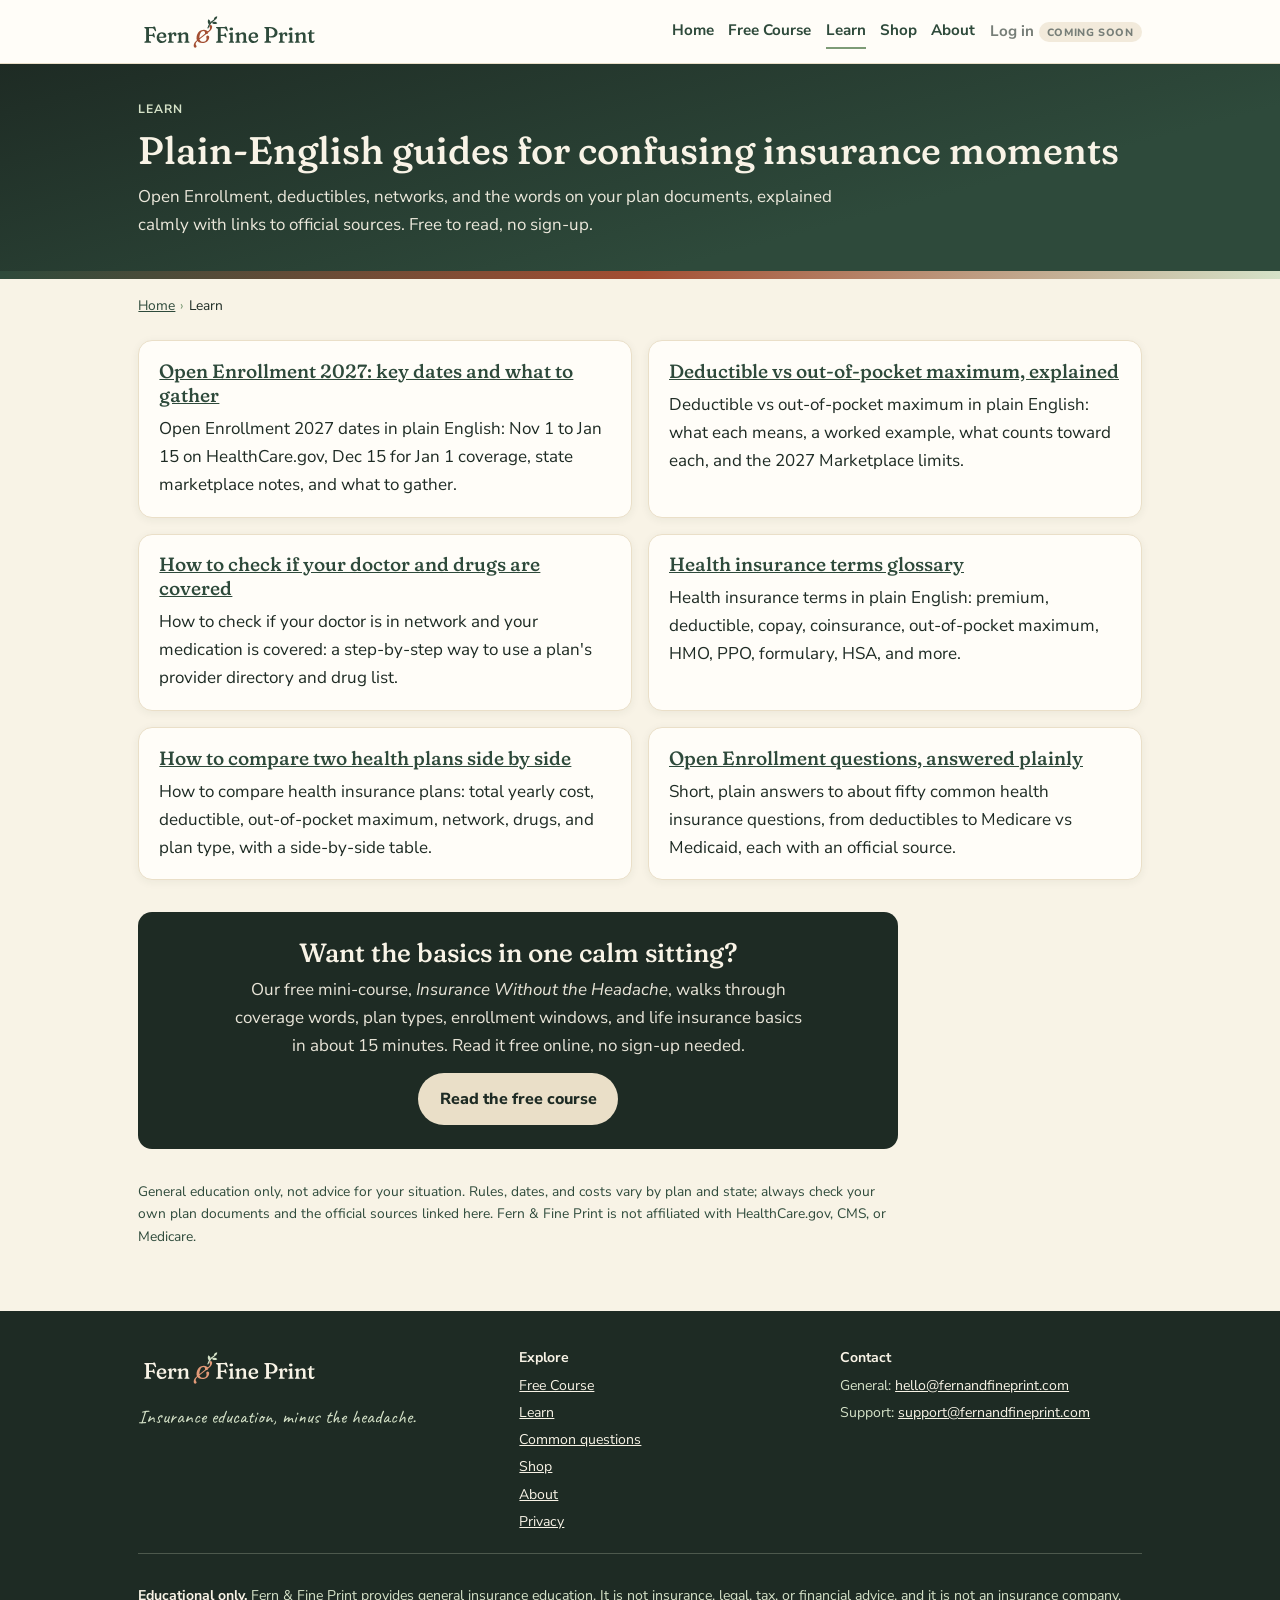
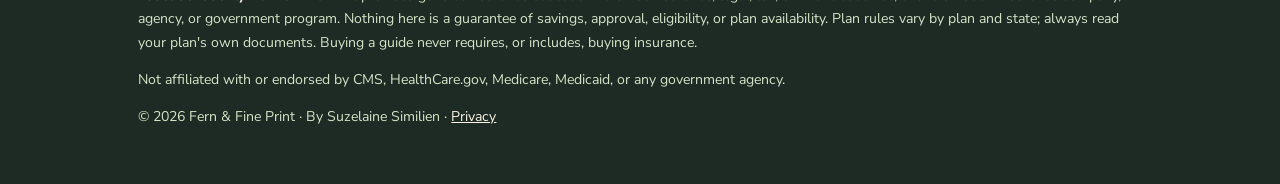
<file: learn/index.html>
<!DOCTYPE html>
<html lang="en">
<head>
  <meta charset="utf-8" />
  <meta name="viewport" content="width=device-width, initial-scale=1" />
  <title>Learn: Plain-English Health Insurance Guides · Fern &amp; Fine Print</title>
  <meta name="description" content="Free plain-English guides to Open Enrollment 2027, deductibles vs out-of-pocket maximums, checking doctors and drugs, comparing plans, and insurance terms." />
  <link rel="canonical" href="https://fernandfineprint.com/learn/" />
  <meta property="og:type" content="website" />
  <meta property="og:site_name" content="Fern &amp; Fine Print" />
  <meta property="og:title" content="Learn: Plain-English Health Insurance Guides · Fern &amp; Fine Print" />
  <meta property="og:description" content="Free plain-English guides to Open Enrollment 2027, deductibles vs out-of-pocket maximums, checking doctors and drugs, comparing plans, and insurance terms." />
  <meta property="og:url" content="https://fernandfineprint.com/learn/" />
  <meta property="og:image" content="https://fernandfineprint.com/assets/og-image.png" />
  <meta property="og:image:width" content="1200" />
  <meta property="og:image:height" content="630" />
  <meta property="og:image:alt" content="Fern &amp; Fine Print: insurance education, minus the headache" />
  <meta property="og:locale" content="en_US" />
  <meta name="twitter:card" content="summary_large_image" />
  <meta name="twitter:title" content="Learn: Plain-English Health Insurance Guides · Fern &amp; Fine Print" />
  <meta name="twitter:description" content="Free plain-English guides to Open Enrollment 2027, deductibles vs out-of-pocket maximums, checking doctors and drugs, comparing plans, and insurance terms." />
  <meta name="twitter:image" content="https://fernandfineprint.com/assets/og-image.png" />
  <meta name="theme-color" content="#2E4A3B" />
  <link rel="icon" href="/assets/favicon.ico" sizes="any" />
  <link rel="icon" href="/assets/favicon.svg" type="image/svg+xml" />
  <link rel="icon" href="/assets/favicon-32.png" type="image/png" sizes="32x32" />
  <link rel="apple-touch-icon" href="/assets/apple-touch-icon.png" />
  <link rel="preconnect" href="https://fonts.googleapis.com" /><link rel="preconnect" href="https://fonts.gstatic.com" crossorigin />
  <link href="https://fonts.googleapis.com/css2?family=Caveat:wght@500..700&family=Fraunces:ital,opsz,wght,SOFT,WONK@0,9..144,300..700,0..100,0..1;1,9..144,300..700,0..100,0..1&family=Nunito+Sans:ital,opsz,wght@0,6..12,400..800;1,6..12,400..800&display=swap" rel="stylesheet" />
  <link rel="stylesheet" href="/assets/site.css" />
  <script type="application/ld+json">
{
 "@context": "https://schema.org",
 "@type": "CollectionPage",
 "name": "Learn: plain-English insurance guides",
 "url": "https://fernandfineprint.com/learn/",
 "description": "Free, plain-English guides to Open Enrollment, deductibles, networks, and health insurance terms.",
 "inLanguage": "en-US",
 "publisher": {
  "@type": "Organization",
  "@id": "https://fernandfineprint.com/#organization",
  "name": "Fern & Fine Print",
  "url": "https://fernandfineprint.com/"
 },
 "isPartOf": {
  "@type": "WebSite",
  "@id": "https://fernandfineprint.com/#website"
 },
 "mainEntity": {
  "@type": "ItemList",
  "itemListElement": [
   {
    "@type": "ListItem",
    "position": 1,
    "url": "https://fernandfineprint.com/learn/open-enrollment-2027-dates/",
    "name": "Open Enrollment 2027: key dates and what to gather"
   },
   {
    "@type": "ListItem",
    "position": 2,
    "url": "https://fernandfineprint.com/learn/deductible-vs-out-of-pocket-maximum/",
    "name": "Deductible vs out-of-pocket maximum, explained"
   },
   {
    "@type": "ListItem",
    "position": 3,
    "url": "https://fernandfineprint.com/learn/check-if-doctor-and-drugs-are-covered/",
    "name": "How to check if your doctor and drugs are covered"
   },
   {
    "@type": "ListItem",
    "position": 4,
    "url": "https://fernandfineprint.com/learn/health-insurance-terms-glossary/",
    "name": "Health insurance terms glossary"
   },
   {
    "@type": "ListItem",
    "position": 5,
    "url": "https://fernandfineprint.com/learn/compare-health-plans-side-by-side/",
    "name": "How to compare two health plans side by side"
   },
   {
    "@type": "ListItem",
    "position": 6,
    "url": "https://fernandfineprint.com/learn/questions/",
    "name": "Open Enrollment questions, answered plainly"
   }
  ]
 }
}
</script>
  <script type="application/ld+json">
{
 "@context": "https://schema.org",
 "@type": "BreadcrumbList",
 "itemListElement": [
  {
   "@type": "ListItem",
   "position": 1,
   "name": "Home",
   "item": "https://fernandfineprint.com/"
  },
  {
   "@type": "ListItem",
   "position": 2,
   "name": "Learn",
   "item": "https://fernandfineprint.com/learn/"
  }
 ]
}
</script>
</head>
<body>
  <a class="skip" href="#main">Skip to content</a>
  <div class="site-head"><div class="wrap">
    <a href="/" aria-label="Fern &amp; Fine Print home"><img class="logo" src="/assets/ffp_wordmark_small_light.svg" alt="Fern &amp; Fine Print" width="182" height="44"></a>
    <nav class="main" aria-label="Main">
      <a href="/">Home</a>
      <a href="/course/">Free Course</a>
      <a href="/learn/" aria-current="page">Learn</a>
      <a href="/shop/">Shop</a>
      <a href="/#about">About</a>
      <span class="login" aria-disabled="true" title="Member log-in opens when the shop does">Log in<span class="soon">Coming soon</span></span>
    </nav>
  </div></div>

  <header class="page-head">
    <div class="wrap">
      <div class="eyebrow">Learn</div>
      <h1>Plain-English guides for confusing insurance moments</h1>
      <p class="lede">Open Enrollment, deductibles, networks, and the words on your plan documents, explained calmly with links to official sources. Free to read, no sign-up.</p>
    </div>
  </header>
  <div class="wave"></div>
  <main id="main">
    <div class="wrap">
      <nav class="crumbs" aria-label="Breadcrumb"><ol><li><a href="/">Home</a></li><li aria-current="page">Learn</li></ol></nav>
      <div class="grid two" style="margin-top:1.4rem">
<div class="card"><h2 style="font-size:1.2rem"><a href="/learn/open-enrollment-2027-dates/">Open Enrollment 2027: key dates and what to gather</a></h2><p>Open Enrollment 2027 dates in plain English: Nov 1 to Jan 15 on HealthCare.gov, Dec 15 for Jan 1 coverage, state marketplace notes, and what to gather.</p></div>
<div class="card"><h2 style="font-size:1.2rem"><a href="/learn/deductible-vs-out-of-pocket-maximum/">Deductible vs out-of-pocket maximum, explained</a></h2><p>Deductible vs out-of-pocket maximum in plain English: what each means, a worked example, what counts toward each, and the 2027 Marketplace limits.</p></div>
<div class="card"><h2 style="font-size:1.2rem"><a href="/learn/check-if-doctor-and-drugs-are-covered/">How to check if your doctor and drugs are covered</a></h2><p>How to check if your doctor is in network and your medication is covered: a step-by-step way to use a plan&#x27;s provider directory and drug list.</p></div>
<div class="card"><h2 style="font-size:1.2rem"><a href="/learn/health-insurance-terms-glossary/">Health insurance terms glossary</a></h2><p>Health insurance terms in plain English: premium, deductible, copay, coinsurance, out-of-pocket maximum, HMO, PPO, formulary, HSA, and more.</p></div>
<div class="card"><h2 style="font-size:1.2rem"><a href="/learn/compare-health-plans-side-by-side/">How to compare two health plans side by side</a></h2><p>How to compare health insurance plans: total yearly cost, deductible, out-of-pocket maximum, network, drugs, and plan type, with a side-by-side table.</p></div>
<div class="card"><h2 style="font-size:1.2rem"><a href="/learn/questions/">Open Enrollment questions, answered plainly</a></h2><p>Short, plain answers to about fifty common health insurance questions, from deductibles to Medicare vs Medicaid, each with an official source.</p></div>
      </div>
      <div class="read">
<section class="invite" aria-labelledby="invite-title">
  <h2 id="invite-title">Want the basics in one calm sitting?</h2>
  <p>Our free mini-course, <em>Insurance Without the Headache</em>, walks through coverage words, plan types, enrollment windows, and life insurance basics in about 15 minutes. Read it free online, no sign-up needed.</p>
  <a class="btn" href="/course/">Read the free course</a>
</section>
      <p class="note">General education only, not advice for your situation. Rules, dates, and costs vary by plan and state; always check your own plan documents and the official sources linked here. Fern &amp; Fine Print is not affiliated with HealthCare.gov, CMS, or Medicare.</p>
      </div>
    </div>
  </main>
  <footer>
    <div class="wrap">
      <div class="foot-grid">
        <div>
          <img src="/assets/ffp_wordmark_small_dark.svg" alt="Fern &amp; Fine Print" width="182" height="44" style="height:44px;width:auto" loading="lazy">
          <p class="tagline">Insurance education, minus the headache.</p>
        </div>
        <div>
          <strong>Explore</strong>
          <ul><li><a href="/course/">Free Course</a></li><li><a href="/learn/">Learn</a></li><li><a href="/learn/questions/">Common questions</a></li><li><a href="/shop/">Shop</a></li><li><a href="/#about">About</a></li><li><a href="/privacy.html">Privacy</a></li></ul>
        </div>
        <div>
          <strong>Contact</strong>
          <ul><li>General: <a href="mailto:hello@fernandfineprint.com">hello@fernandfineprint.com</a></li><li>Support: <a href="mailto:support@fernandfineprint.com">support@fernandfineprint.com</a></li></ul>
        </div>
      </div>
      <div class="legal">
        <p><strong>Educational only.</strong> Fern &amp; Fine Print provides general insurance education. It is not insurance, legal, tax, or financial advice, and it is not an insurance company, agency, or government program. Nothing here is a guarantee of savings, approval, eligibility, or plan availability. Plan rules vary by plan and state; always read your plan's own documents. Buying a guide never requires, or includes, buying insurance.</p>
        <p>Not affiliated with or endorsed by CMS, HealthCare.gov, Medicare, Medicaid, or any government agency.</p>
        <p>© <span id="yr">2026</span> Fern &amp; Fine Print · By Suzelaine Similien · <a href="/privacy.html">Privacy</a></p>
      </div>
    </div>
  </footer>
<script>document.getElementById('yr').textContent = new Date().getFullYear();</script>
</body>
</html>
</file>
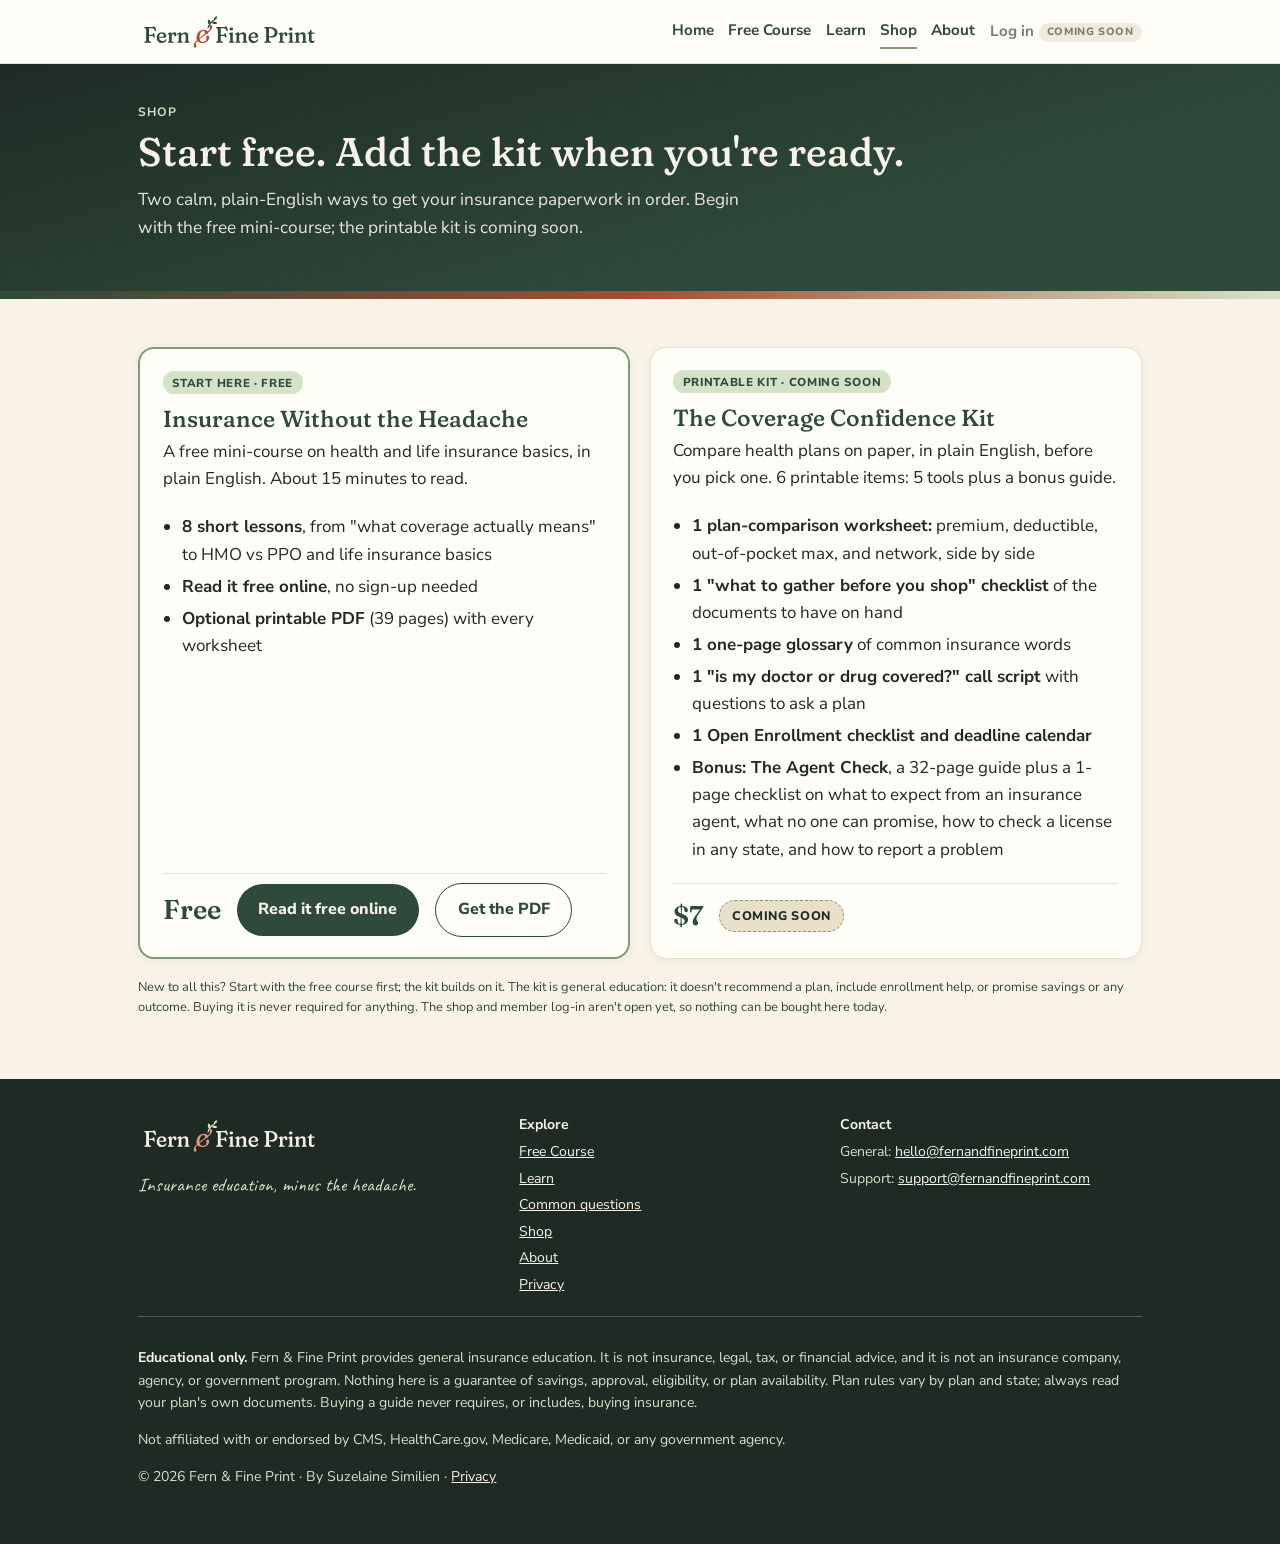
<file: shop/index.html>
<!DOCTYPE html>
<html lang="en">
<head>
  <meta charset="utf-8" />
  <meta name="viewport" content="width=device-width, initial-scale=1" />
  <title>Shop: The Coverage Confidence Kit and Free Course · Fern &amp; Fine Print</title>
  <meta name="description" content="Start with the free course, Insurance Without the Headache. The $7 Coverage Confidence Kit of printable plan-comparison tools is coming soon." />
  <link rel="canonical" href="https://fernandfineprint.com/shop/" />
  <meta property="og:type" content="website" />
  <meta property="og:site_name" content="Fern &amp; Fine Print" />
  <meta property="og:title" content="Shop: The Coverage Confidence Kit and Free Course · Fern &amp; Fine Print" />
  <meta property="og:description" content="Start with the free course, Insurance Without the Headache. The $7 Coverage Confidence Kit of printable plan-comparison tools is coming soon." />
  <meta property="og:url" content="https://fernandfineprint.com/shop/" />
  <meta property="og:image" content="https://fernandfineprint.com/assets/og-image.png" />
  <meta property="og:image:width" content="1200" />
  <meta property="og:image:height" content="630" />
  <meta property="og:image:alt" content="Fern &amp; Fine Print: insurance education, minus the headache" />
  <meta property="og:locale" content="en_US" />
  <meta name="twitter:card" content="summary_large_image" />
  <meta name="twitter:title" content="Shop: The Coverage Confidence Kit and Free Course · Fern &amp; Fine Print" />
  <meta name="twitter:description" content="Start with the free course, Insurance Without the Headache. The $7 Coverage Confidence Kit of printable plan-comparison tools is coming soon." />
  <meta name="twitter:image" content="https://fernandfineprint.com/assets/og-image.png" />
  <meta name="theme-color" content="#2E4A3B" />
  <link rel="icon" href="/assets/favicon.ico" sizes="any" />
  <link rel="icon" href="/assets/favicon.svg" type="image/svg+xml" />
  <link rel="icon" href="/assets/favicon-32.png" type="image/png" sizes="32x32" />
  <link rel="apple-touch-icon" href="/assets/apple-touch-icon.png" />
  <link rel="preconnect" href="https://fonts.googleapis.com" /><link rel="preconnect" href="https://fonts.gstatic.com" crossorigin />
  <link href="https://fonts.googleapis.com/css2?family=Caveat:wght@500..700&family=Fraunces:ital,opsz,wght,SOFT,WONK@0,9..144,300..700,0..100,0..1;1,9..144,300..700,0..100,0..1&family=Nunito+Sans:ital,opsz,wght@0,6..12,400..800;1,6..12,400..800&display=swap" rel="stylesheet" />
  <style>
    /* Brand tokens + base styles reused from /course/ (brand/fern-and-fine-print/palette/brand-tokens.css) */
    :root{--ffp-fern:#2E4A3B;--ffp-paper:#F8F3E6;--ffp-frond:#7D9B76;--ffp-fiddle:#D5E2C8;--ffp-parch:#EADFC8;--ffp-clay:#A34E32;--ffp-ink:#1E2B24;--ffp-font-heading:'Fraunces',Georgia,serif;--ffp-font-body:'Nunito Sans',system-ui,-apple-system,'Segoe UI',sans-serif;--ffp-font-accent:'Caveat','Comic Sans MS',cursive;--card:#FFFDF8;--line:var(--ffp-parch);--muted:var(--ffp-fern);--max:1040px}
    *{box-sizing:border-box}
    html{scroll-behavior:smooth}
    body{margin:0;font-family:var(--ffp-font-body);color:var(--ffp-ink);background:var(--ffp-paper);line-height:1.6;font-size:17px}
    a{color:var(--ffp-fern)}
    .wrap{max-width:var(--max);margin:0 auto;padding:0 1.15rem}
    .skip{position:absolute;left:-9999px}.skip:focus{left:1rem;top:1rem;background:var(--card);padding:.5rem .8rem;z-index:10}
    h1,h2,h3{font-family:var(--ffp-font-heading);font-weight:500;font-variation-settings:"SOFT" 100,"WONK" 0;line-height:1.2}
    h2{font-size:clamp(1.45rem,3.6vw,1.9rem);color:var(--ffp-fern);margin:0 0 .5rem}
    h3{font-size:1.12rem;color:var(--ffp-fern);margin:0 0 .35rem}
    .accent{font-family:var(--ffp-font-accent);font-size:1.3rem;color:var(--ffp-clay)}
    .eyebrow{font-size:.76rem;letter-spacing:.08em;text-transform:uppercase;font-weight:700;color:var(--ffp-frond);margin-bottom:.4rem}
    /* header + nav */
    .site-head{background:var(--card);border-bottom:1px solid var(--line);position:sticky;top:0;z-index:5}
    .site-head .wrap{display:flex;align-items:center;gap:.75rem;flex-wrap:wrap;padding-top:.6rem;padding-bottom:.6rem}
    .site-head .logo{height:44px;width:auto;display:block}
    nav.main{margin-left:auto;display:flex;gap:.2rem .9rem;flex-wrap:wrap;align-items:center;font-size:.95rem;font-weight:700}
    nav.main a{text-decoration:none;color:var(--ffp-fern);padding:.25rem 0;border-bottom:2px solid transparent}
    nav.main a:hover,nav.main a[aria-current="page"]{border-bottom-color:var(--ffp-frond)}
    .login{color:var(--ffp-ink);opacity:.6;cursor:not-allowed;font-weight:700}
    .soon{display:inline-block;font-size:.66rem;letter-spacing:.06em;text-transform:uppercase;background:var(--ffp-parch);color:var(--ffp-ink);border-radius:999px;padding:.08rem .5rem;margin-left:.3rem;vertical-align:middle;font-weight:800}
    @media(max-width:620px){.site-head .wrap{justify-content:center}nav.main{margin:0 auto;justify-content:center;font-size:.9rem}}
    /* hero */
    header.hero{background:linear-gradient(165deg,var(--ffp-ink) 0%,var(--ffp-fern) 70%);color:var(--ffp-paper);padding:3rem 0 2.6rem;overflow:hidden}
    .hero-grid{display:grid;gap:1.6rem;align-items:center}
    @media(min-width:820px){.hero-grid{grid-template-columns:1.35fr .65fr}}
    header.hero .eyebrow{color:var(--ffp-fiddle)}
    header.hero h1{font-size:clamp(1.85rem,5.2vw,2.9rem);margin:0 0 .9rem;color:var(--ffp-paper)}
    .lede{font-size:1.08rem;opacity:.94;margin:0 0 1rem;max-width:38rem}
    .who{list-style:none;padding:0;margin:0 0 1.2rem;display:flex;flex-wrap:wrap;gap:.4rem}
    .who li{background:rgba(213,226,200,.14);border:1px solid var(--ffp-fiddle);border-radius:999px;padding:.32rem .8rem;font-size:.88rem}
    .frond{width:100%;max-width:280px;justify-self:center;opacity:.95}
    @media(max-width:819px){.frond{max-width:none;width:auto;height:110px;order:-1;justify-self:start}}
    @media(max-width:620px){.site-head{position:static}}
    .btn{display:inline-block;background:var(--ffp-parch);color:var(--ffp-ink);font-weight:800;text-decoration:none;padding:.8rem 1.35rem;border-radius:999px;margin:.3rem .35rem .3rem 0;border:0;cursor:pointer;font-size:1rem;font-family:inherit}
    .btn.ghost{background:transparent;color:var(--ffp-paper);border:1px solid var(--ffp-fiddle)}
    .btn.navy{background:var(--ffp-fern);color:var(--ffp-paper)}
    .btn.outline{background:transparent;color:var(--ffp-fern);border:1.5px solid var(--ffp-fern)}
    .hero-note{font-size:.86rem;opacity:.85;margin:.6rem 0 0}
    .wave{height:8px;background:linear-gradient(90deg,var(--ffp-fern),var(--ffp-clay),var(--ffp-fiddle))}
    /* sections */
    section.band{padding:3rem 0}
    section.band.parch{background:var(--ffp-parch)}
    section.band.mist{background:var(--ffp-fiddle)}
    .intro{max-width:44rem;margin:0 0 1.5rem}
    .grid{display:grid;gap:1rem}
    @media(min-width:640px){.grid.two{grid-template-columns:1fr 1fr}.grid.three{grid-template-columns:repeat(2,1fr)}}
    @media(min-width:900px){.grid.three{grid-template-columns:repeat(3,1fr)}}
    .card{background:var(--card);border-radius:14px;padding:1.2rem 1.25rem;border:1px solid var(--line);box-shadow:0 2px 10px rgba(30,43,36,.06)}
    .card p{margin:.2rem 0 0}
    .num{display:inline-block;font-family:var(--ffp-font-heading);color:var(--ffp-clay);font-weight:700;margin-right:.35rem}
    /* free course block */
    .course-grid{display:grid;gap:1.25rem;align-items:start}
    @media(min-width:860px){.course-grid{grid-template-columns:1fr 1.05fr}}
    ol.lessons{margin:.4rem 0 1rem;padding-left:1.4rem}
    ol.lessons li{margin:.25rem 0}
    .optin{background:var(--card);border:2px solid var(--ffp-clay);border-radius:14px;padding:1.2rem 1.25rem}
    .optin h2{font-size:1.25rem;margin:0 0 .3rem}
    .row{display:grid;gap:.7rem}
    @media(min-width:560px){.row.two{grid-template-columns:1fr 1fr}}
    .field label{display:block;font-size:.88rem;font-weight:600;margin-bottom:.2rem}
    .field input{width:100%;padding:.7rem .8rem;border:1.5px solid var(--ffp-frond);border-radius:10px;font-size:1rem;font-family:inherit;background:var(--card)}
    .consent{font-size:.82rem;color:var(--muted);margin:.8rem 0}
    .consent label{display:flex;gap:.5rem;align-items:flex-start}
    .consent input{margin-top:.25rem;flex:none}
    .fine{font-size:.8rem;color:var(--muted)}
    .opt-label{font-weight:400;color:var(--muted)}
    .hint{display:block;font-size:.78rem;color:var(--muted);margin-top:.2rem}
    .field input:focus{outline:3px solid var(--ffp-fiddle);border-color:var(--ffp-fern)}
    .field input[aria-invalid="true"]{border-color:var(--ffp-clay)}
    .field input:disabled,.consent input:disabled{opacity:.6;cursor:not-allowed}
    #signup-submit{margin:.4rem 0 0;width:100%}
    @media(min-width:560px){#signup-submit{width:auto}}
    #signup-submit:disabled{opacity:.55;cursor:not-allowed}
    #thanks-panel:focus{outline:none}
    .msg{display:none;border-radius:10px;padding:.7rem .9rem;margin:.6rem 0;font-size:.93rem}
    .msg.err{display:block;background:var(--ffp-paper);color:var(--ffp-clay);border:1px solid var(--ffp-clay)}
    .msg.ok{display:block;background:var(--ffp-fiddle);color:var(--ffp-fern)}
    .hp{position:absolute;left:-9999px;height:0;overflow:hidden}
    /* shop */
    .product{display:flex;flex-direction:column}
    .product .tag,.offer .tag{align-self:flex-start;font-size:.72rem;letter-spacing:.06em;text-transform:uppercase;font-weight:800;color:var(--ffp-fern);background:var(--ffp-fiddle);border-radius:999px;padding:.15rem .6rem;margin-bottom:.55rem}
    .product .foot{margin-top:auto;padding-top:.9rem;display:flex;align-items:center;justify-content:space-between;gap:.5rem}
    .price{font-family:var(--ffp-font-heading);font-size:1.45rem;font-weight:600;color:var(--ffp-fern)}
    .badge-soon{font-size:.78rem;font-weight:800;letter-spacing:.05em;text-transform:uppercase;color:var(--ffp-ink);background:var(--ffp-parch);border:1px dashed var(--ffp-frond);border-radius:999px;padding:.3rem .75rem}
    .shop-note{margin-top:1.1rem}
    .page-head{background:linear-gradient(165deg,var(--ffp-ink) 0%,var(--ffp-fern) 70%);color:var(--ffp-paper);padding:2.4rem 0 2.1rem}
    .page-head h1{font-size:clamp(1.7rem,4.6vw,2.5rem);margin:0 0 .6rem;color:var(--ffp-paper)}
    .page-head .eyebrow{color:var(--ffp-fiddle)}
    .start-here{background:var(--ffp-fiddle);border:2px solid var(--ffp-frond);border-radius:14px;padding:1.2rem 1.3rem;margin:0 0 1.6rem;display:grid;gap:.6rem;align-items:center}
    @media(min-width:760px){.start-here{grid-template-columns:1fr auto}}
    .start-here h2{font-size:1.3rem;margin:0 0 .2rem}
    .start-here p{margin:0}
    .offers{display:grid;gap:1.2rem;align-items:stretch}
    @media(min-width:820px){.offers{grid-template-columns:1fr 1fr}}
    .offer{background:var(--card);border:1px solid var(--line);border-radius:16px;padding:1.4rem 1.4rem 1.3rem;box-shadow:0 2px 10px rgba(30,43,36,.06);display:flex;flex-direction:column}
    .offer.free{border:2px solid var(--ffp-frond)}
    .offer h2{font-size:1.45rem;margin:.1rem 0 .35rem}
    .offer .sub{margin:0 0 .8rem}
    .offer ul{margin:.2rem 0 1rem;padding-left:1.2rem}
    .offer li{margin:.3rem 0}
    .offer .buy{margin-top:auto;display:flex;flex-wrap:wrap;align-items:center;gap:.6rem 1rem;padding-top:.6rem;border-top:1px solid var(--line)}
    .offer .price{font-size:1.7rem}
    .offer .btn{margin:0}
    /* about */
    .about{display:grid;gap:1.25rem;align-items:start}
    @media(min-width:640px){.about{grid-template-columns:170px 1fr}}
    .about img{width:100%;max-width:170px;border-radius:12px;border:2px solid var(--ffp-fiddle)}
    .disclosure{font-size:.88rem;background:var(--ffp-paper);border-left:4px solid var(--ffp-frond);padding:.6rem .85rem;border-radius:0 8px 8px 0;margin-top:.9rem}
    /* faq */
    .faq details{background:var(--card);border:1px solid var(--line);border-radius:12px;padding:.85rem 1.1rem;margin:.6rem 0}
    .faq summary{cursor:pointer;font-weight:700;color:var(--ffp-fern)}
    .faq details p{margin:.6rem 0 0}
    /* footer */
    footer{background:var(--ffp-ink);color:var(--ffp-fiddle);padding:2.2rem 0 2.6rem;font-size:.88rem}
    footer a{color:var(--ffp-paper)}
    footer strong{color:var(--ffp-paper)}
    .foot-grid{display:grid;gap:1.2rem;margin-bottom:1rem}
    @media(min-width:720px){.foot-grid{grid-template-columns:1.2fr 1fr 1fr}}
    .foot-grid ul{list-style:none;padding:0;margin:.3rem 0 0}
    .foot-grid li{margin:.25rem 0}
    footer .tagline{font-family:var(--ffp-font-accent);font-size:1.2rem;color:var(--ffp-fiddle);margin:.3rem 0 0}
    footer .legal{border-top:1px solid rgba(213,226,200,.25);padding-top:1rem}
  </style>
  <script type="application/ld+json">
{
 "@context": "https://schema.org",
 "@type": "BreadcrumbList",
 "itemListElement": [
  {
   "@type": "ListItem",
   "position": 1,
   "name": "Home",
   "item": "https://fernandfineprint.com/"
  },
  {
   "@type": "ListItem",
   "position": 2,
   "name": "Shop",
   "item": "https://fernandfineprint.com/shop/"
  }
 ]
}
</script>
</head>
<body>
  <a class="skip" href="#main">Skip to content</a>
  <div class="site-head"><div class="wrap">
    <a href="/" aria-label="Fern &amp; Fine Print home"><img class="logo" src="/assets/ffp_wordmark_small_light.svg" alt="Fern &amp; Fine Print" width="182" height="44"></a>
    <nav class="main" aria-label="Main">
      <a href="/">Home</a>
      <a href="/course/">Free Course</a>
      <a href="/learn/">Learn</a>
      <a href="/shop/" aria-current="page">Shop</a>
      <a href="/#about">About</a>
      <span class="login" aria-disabled="true" title="Member log-in opens when the shop does">Log in<span class="soon">Coming soon</span></span>
    </nav>
  </div></div>

  <header class="page-head">
    <div class="wrap">
      <div class="eyebrow">Shop</div>
      <h1>Start free. Add the kit when you're ready.</h1>
      <p class="lede">Two calm, plain-English ways to get your insurance paperwork in order. Begin with the free mini-course; the printable kit is coming soon.</p>
    </div>
  </header>
  <div class="wave"></div>

  <main id="main">
    <section class="band" aria-label="Offers">
      <div class="wrap">
        <div class="offers">
          <article class="offer free" aria-labelledby="free-title">
            <span class="tag" style="align-self:flex-start">Start here · free</span>
            <h2 id="free-title">Insurance Without the Headache</h2>
            <p class="sub">A free mini-course on health and life insurance basics, in plain English. About 15 minutes to read.</p>
            <ul>
              <li><strong>8 short lessons</strong>, from "what coverage actually means" to HMO vs PPO and life insurance basics</li>
              <li><strong>Read it free online</strong>, no sign-up needed</li>
              <li><strong>Optional printable PDF</strong> (39 pages) with every worksheet</li>
            </ul>
            <div class="buy">
              <span class="price">Free</span>
              <a class="btn navy" href="/course/">Read it free online</a>
              <a class="btn outline" href="/#free-course">Get the PDF</a>
            </div>
          </article>

          <article class="offer" aria-labelledby="kit-title">
            <span class="tag" style="align-self:flex-start">Printable kit · coming soon</span>
            <h2 id="kit-title">The Coverage Confidence Kit</h2>
            <p class="sub">Compare health plans on paper, in plain English, before you pick one. 6 printable items: 5 tools plus a bonus guide.</p>
            <ul>
              <li><strong>1 plan-comparison worksheet:</strong> premium, deductible, out-of-pocket max, and network, side by side</li>
              <li><strong>1 "what to gather before you shop" checklist</strong> of the documents to have on hand</li>
              <li><strong>1 one-page glossary</strong> of common insurance words</li>
              <li><strong>1 "is my doctor or drug covered?" call script</strong> with questions to ask a plan</li>
              <li><strong>1 Open Enrollment checklist and deadline calendar</strong></li>
              <li><strong>Bonus: The Agent Check</strong>, a 32-page guide plus a 1-page checklist on what to expect from an insurance agent, what no one can promise, how to check a license in any state, and how to report a problem</li>
            </ul>
            <div class="buy">
              <span class="price">$7</span>
              <span class="badge-soon">Coming soon</span>
            </div>
          </article>
        </div>
        <p class="fine shop-note">New to all this? Start with the free course first; the kit builds on it. The kit is general education: it doesn't recommend a plan, include enrollment help, or promise savings or any outcome. Buying it is never required for anything. The shop and member log-in aren't open yet, so nothing can be bought here today.</p>
      </div>
    </section>
  </main>

  <footer>
    <div class="wrap">
      <div class="foot-grid">
        <div>
          <img src="/assets/ffp_wordmark_small_dark.svg" alt="Fern &amp; Fine Print" width="182" height="44" style="height:44px;width:auto">
          <p class="tagline">Insurance education, minus the headache.</p>
        </div>
        <div>
          <strong>Explore</strong>
          <ul><li><a href="/course/">Free Course</a></li><li><a href="/learn/">Learn</a></li><li><a href="/learn/questions/">Common questions</a></li><li><a href="/shop/">Shop</a></li><li><a href="/#about">About</a></li><li><a href="/privacy.html">Privacy</a></li></ul>
        </div>
        <div>
          <strong>Contact</strong>
          <ul><li>General: <a href="mailto:hello@fernandfineprint.com">hello@fernandfineprint.com</a></li><li>Support: <a href="mailto:support@fernandfineprint.com">support@fernandfineprint.com</a></li></ul>
        </div>
      </div>
      <div class="legal">
        <p><strong>Educational only.</strong> Fern &amp; Fine Print provides general insurance education. It is not insurance, legal, tax, or financial advice, and it is not an insurance company, agency, or government program. Nothing here is a guarantee of savings, approval, eligibility, or plan availability. Plan rules vary by plan and state; always read your plan's own documents. Buying a guide never requires, or includes, buying insurance.</p>
        <p>Not affiliated with or endorsed by CMS, HealthCare.gov, Medicare, Medicaid, or any government agency.</p>
        <p>© <span id="yr">2026</span> Fern &amp; Fine Print · By Suzelaine Similien · <a href="/privacy.html">Privacy</a></p>
      </div>
    </div>
  </footer>

<script>document.getElementById('yr').textContent = new Date().getFullYear();</script>
</body>
</html>
</file>
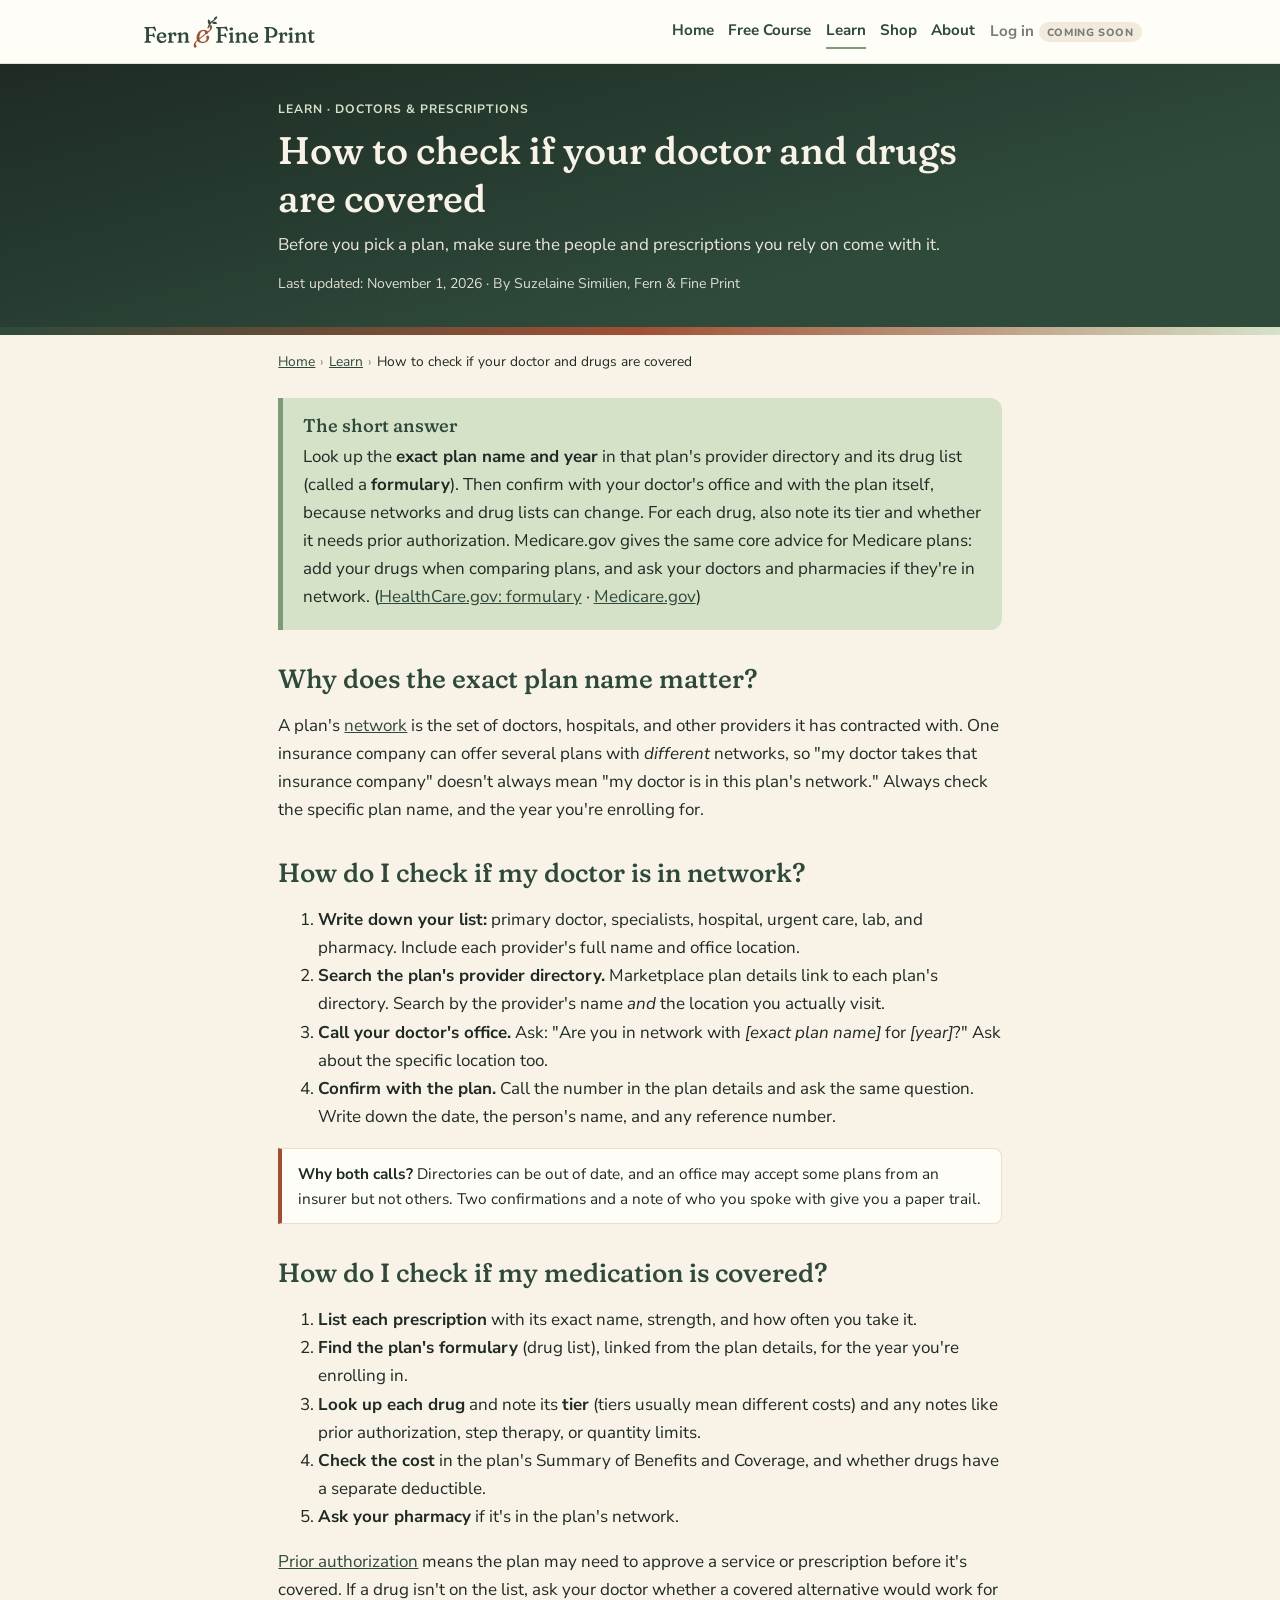
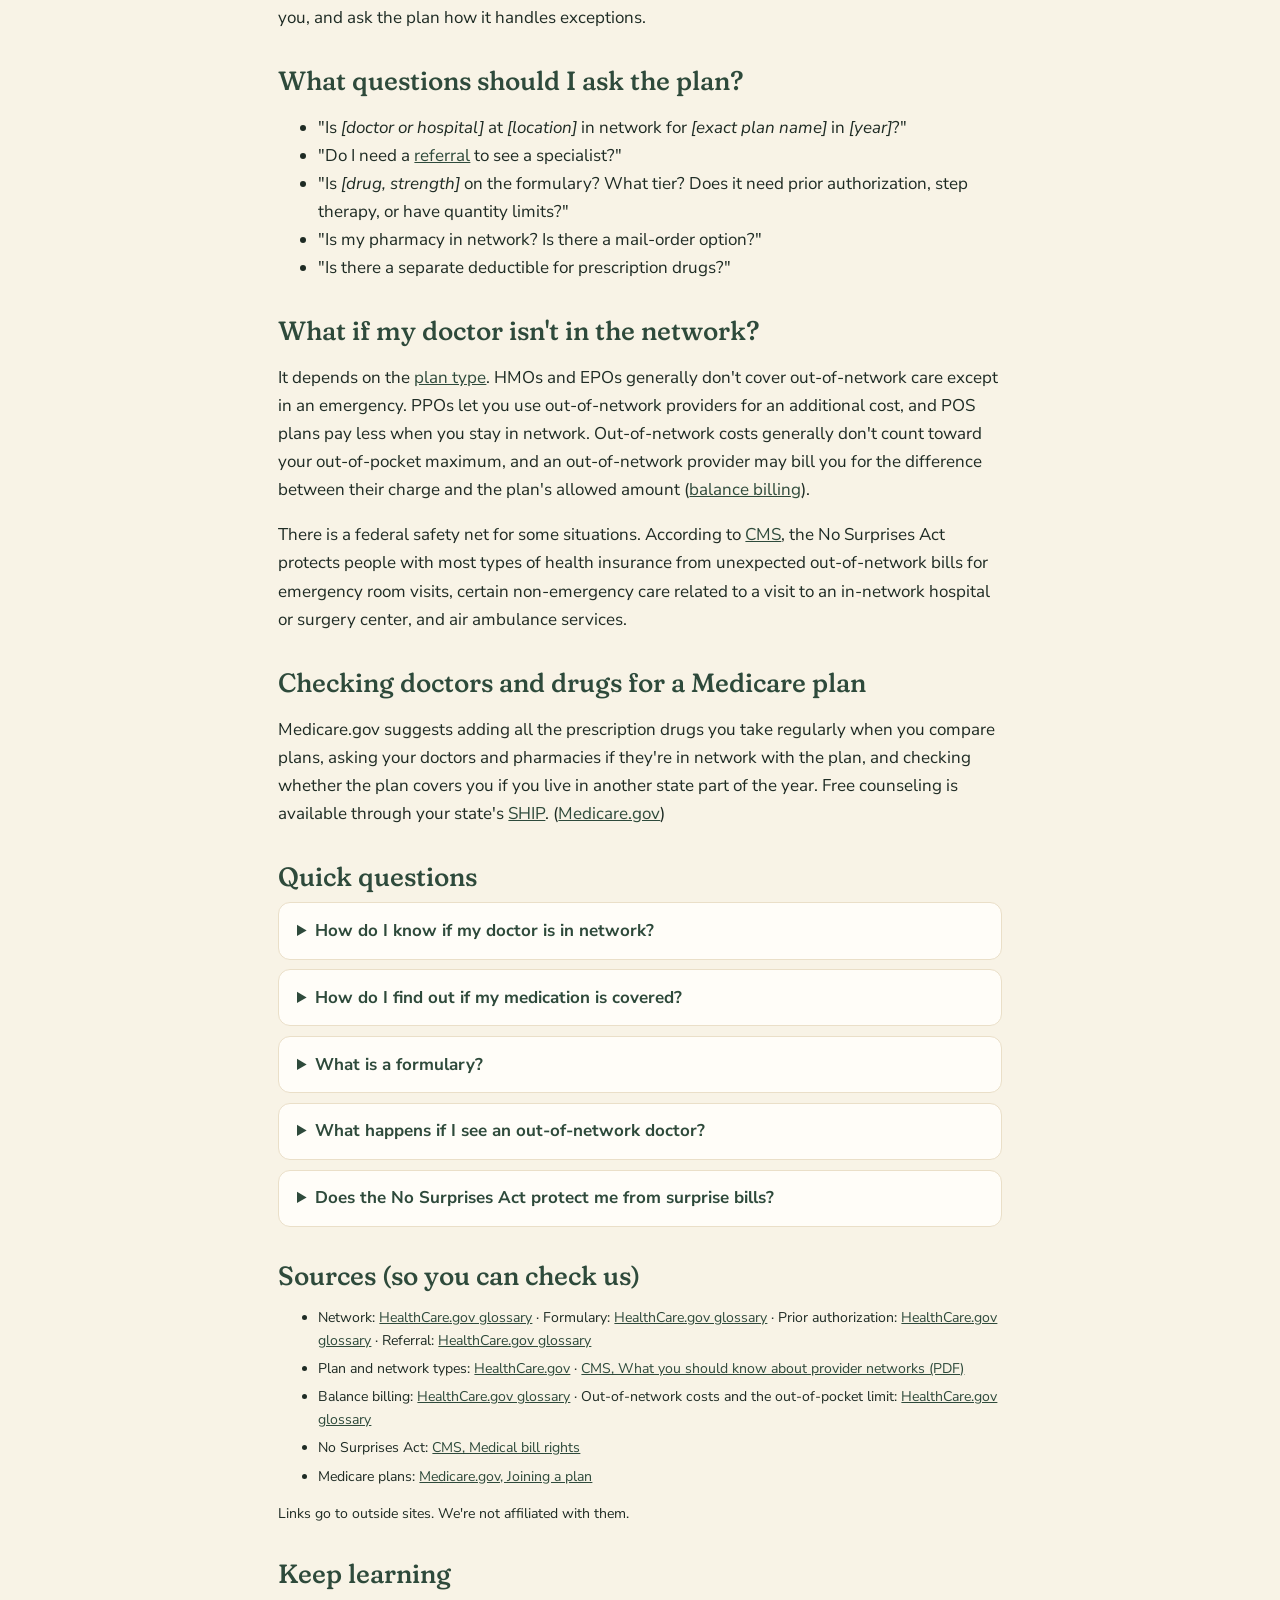
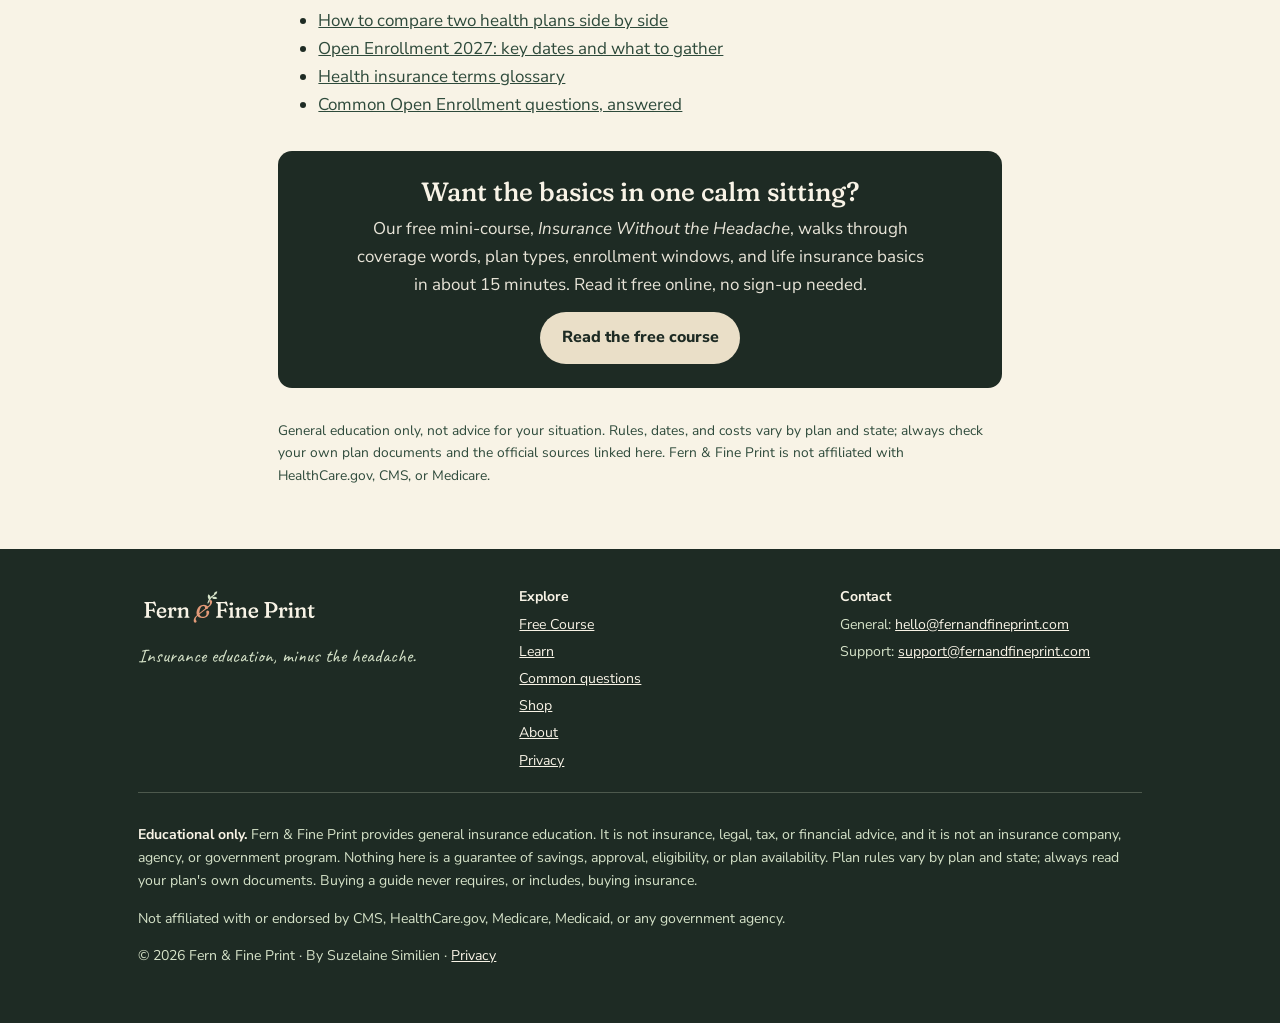
<file: learn/check-if-doctor-and-drugs-are-covered/index.html>
<!DOCTYPE html>
<html lang="en">
<head>
  <meta charset="utf-8" />
  <meta name="viewport" content="width=device-width, initial-scale=1" />
  <title>How to Check If Your Doctor and Drugs Are Covered · Fern &amp; Fine Print</title>
  <meta name="description" content="How to check if your doctor is in network and your medication is covered: a step-by-step way to use a plan&#x27;s provider directory and drug list." />
  <link rel="canonical" href="https://fernandfineprint.com/learn/check-if-doctor-and-drugs-are-covered/" />
  <meta property="og:type" content="article" />
  <meta property="og:site_name" content="Fern &amp; Fine Print" />
  <meta property="og:title" content="How to Check If Your Doctor and Drugs Are Covered · Fern &amp; Fine Print" />
  <meta property="og:description" content="How to check if your doctor is in network and your medication is covered: a step-by-step way to use a plan&#x27;s provider directory and drug list." />
  <meta property="og:url" content="https://fernandfineprint.com/learn/check-if-doctor-and-drugs-are-covered/" />
  <meta property="og:image" content="https://fernandfineprint.com/assets/og-image.png" />
  <meta property="og:image:width" content="1200" />
  <meta property="og:image:height" content="630" />
  <meta property="og:image:alt" content="Fern &amp; Fine Print: insurance education, minus the headache" />
  <meta property="og:locale" content="en_US" />
  <meta name="twitter:card" content="summary_large_image" />
  <meta name="twitter:title" content="How to Check If Your Doctor and Drugs Are Covered · Fern &amp; Fine Print" />
  <meta name="twitter:description" content="How to check if your doctor is in network and your medication is covered: a step-by-step way to use a plan&#x27;s provider directory and drug list." />
  <meta name="twitter:image" content="https://fernandfineprint.com/assets/og-image.png" />
  <meta name="theme-color" content="#2E4A3B" />
  <link rel="icon" href="/assets/favicon.ico" sizes="any" />
  <link rel="icon" href="/assets/favicon.svg" type="image/svg+xml" />
  <link rel="icon" href="/assets/favicon-32.png" type="image/png" sizes="32x32" />
  <link rel="apple-touch-icon" href="/assets/apple-touch-icon.png" />
  <link rel="preconnect" href="https://fonts.googleapis.com" /><link rel="preconnect" href="https://fonts.gstatic.com" crossorigin />
  <link href="https://fonts.googleapis.com/css2?family=Caveat:wght@500..700&family=Fraunces:ital,opsz,wght,SOFT,WONK@0,9..144,300..700,0..100,0..1;1,9..144,300..700,0..100,0..1&family=Nunito+Sans:ital,opsz,wght@0,6..12,400..800;1,6..12,400..800&display=swap" rel="stylesheet" />
  <link rel="stylesheet" href="/assets/site.css" />
  <script type="application/ld+json">
{
 "@context": "https://schema.org",
 "@type": "Article",
 "headline": "How to check if your doctor and drugs are covered",
 "description": "How to check if your doctor is in network and your medication is covered: a step-by-step way to use a plan's provider directory and drug list.",
 "url": "https://fernandfineprint.com/learn/check-if-doctor-and-drugs-are-covered/",
 "mainEntityOfPage": "https://fernandfineprint.com/learn/check-if-doctor-and-drugs-are-covered/",
 "datePublished": "2026-11-01",
 "dateModified": "2026-11-01",
 "inLanguage": "en-US",
 "image": "https://fernandfineprint.com/assets/og-image.png",
 "author": {
  "@type": "Person",
  "name": "Suzelaine Similien",
  "url": "https://fernandfineprint.com/#about"
 },
 "publisher": {
  "@type": "Organization",
  "@id": "https://fernandfineprint.com/#organization",
  "name": "Fern & Fine Print",
  "url": "https://fernandfineprint.com/"
 },
 "isPartOf": {
  "@type": "WebSite",
  "@id": "https://fernandfineprint.com/#website"
 }
}
</script>
  <script type="application/ld+json">
{
 "@context": "https://schema.org",
 "@type": "BreadcrumbList",
 "itemListElement": [
  {
   "@type": "ListItem",
   "position": 1,
   "name": "Home",
   "item": "https://fernandfineprint.com/"
  },
  {
   "@type": "ListItem",
   "position": 2,
   "name": "Learn",
   "item": "https://fernandfineprint.com/learn/"
  },
  {
   "@type": "ListItem",
   "position": 3,
   "name": "How to check if your doctor and drugs are covered",
   "item": "https://fernandfineprint.com/learn/check-if-doctor-and-drugs-are-covered/"
  }
 ]
}
</script>
  <script type="application/ld+json">
{
 "@context": "https://schema.org",
 "@type": "FAQPage",
 "mainEntity": [
  {
   "@type": "Question",
   "name": "How do I know if my doctor is in network?",
   "acceptedAnswer": {
    "@type": "Answer",
    "text": "Search the provider directory for the exact plan name and year, then confirm by calling both the doctor's office and the plan. Note the date, who you spoke with, and any reference number."
   }
  },
  {
   "@type": "Question",
   "name": "How do I find out if my medication is covered?",
   "acceptedAnswer": {
    "@type": "Answer",
    "text": "Look up the drug in the plan's formulary (drug list) for the year you're enrolling in. Note its tier and whether it needs prior authorization, step therapy, or has quantity limits, then confirm with the plan."
   }
  },
  {
   "@type": "Question",
   "name": "What is a formulary?",
   "acceptedAnswer": {
    "@type": "Answer",
    "text": "A formulary is the list of prescription drugs a plan covers. It's also called a drug list."
   }
  },
  {
   "@type": "Question",
   "name": "What happens if I see an out-of-network doctor?",
   "acceptedAnswer": {
    "@type": "Answer",
    "text": "HMOs and EPOs generally don't cover out-of-network care except in emergencies. PPOs do, for an additional cost. Out-of-network costs generally don't count toward your out-of-pocket maximum."
   }
  },
  {
   "@type": "Question",
   "name": "Does the No Surprises Act protect me from surprise bills?",
   "acceptedAnswer": {
    "@type": "Answer",
    "text": "For most types of health insurance, it protects you from unexpected out-of-network bills for emergency room visits, certain non-emergency care related to a visit to an in-network hospital or surgery center, and air ambulance services."
   }
  }
 ]
}
</script>
</head>
<body>
  <a class="skip" href="#main">Skip to content</a>
  <div class="site-head"><div class="wrap">
    <a href="/" aria-label="Fern &amp; Fine Print home"><img class="logo" src="/assets/ffp_wordmark_small_light.svg" alt="Fern &amp; Fine Print" width="182" height="44"></a>
    <nav class="main" aria-label="Main">
      <a href="/">Home</a>
      <a href="/course/">Free Course</a>
      <a href="/learn/" aria-current="page">Learn</a>
      <a href="/shop/">Shop</a>
      <a href="/#about">About</a>
      <span class="login" aria-disabled="true" title="Member log-in opens when the shop does">Log in<span class="soon">Coming soon</span></span>
    </nav>
  </div></div>

  <header class="page-head">
    <div class="wrap read">
      <div class="eyebrow">Learn · Doctors & prescriptions</div>
      <h1>How to check if your doctor and drugs are covered</h1>
      <p class="lede">Before you pick a plan, make sure the people and prescriptions you rely on come with it.</p>
      <p class="meta">Last updated: <time datetime="2026-11-01">November 1, 2026</time> · By Suzelaine Similien, Fern &amp; Fine Print</p>
    </div>
  </header>
  <div class="wave"></div>
  <main id="main">
    <div class="wrap read">
      <nav class="crumbs" aria-label="Breadcrumb"><ol><li><a href="/">Home</a></li><li><a href="/learn/">Learn</a></li><li aria-current="page">How to check if your doctor and drugs are covered</li></ol></nav>
      <article>
        <section class="answer" aria-labelledby="short-answer">
          <h2 id="short-answer">The short answer</h2>
          <p>Look up the <strong>exact plan name and year</strong> in that plan's provider directory and its drug list (called a <strong>formulary</strong>). Then confirm with your doctor's office and with the plan itself, because networks and drug lists can change. For each drug, also note its tier and whether it needs prior authorization. Medicare.gov gives the same core advice for Medicare plans: add your drugs when comparing plans, and ask your doctors and pharmacies if they're in network. (<a href="https://www.healthcare.gov/glossary/formulary/" rel="noopener">HealthCare.gov: formulary</a> · <a href="https://www.medicare.gov/basics/get-started-with-medicare/get-more-coverage/joining-a-plan" rel="noopener">Medicare.gov</a>)</p>
        </section>

        <h2 id="why">Why does the exact plan name matter?</h2>
        <p>A plan's <a href="https://www.healthcare.gov/glossary/network/" rel="noopener">network</a> is the set of doctors, hospitals, and other providers it has contracted with. One insurance company can offer several plans with <em>different</em> networks, so "my doctor takes that insurance company" doesn't always mean "my doctor is in this plan's network." Always check the specific plan name, and the year you're enrolling for.</p>

        <h2 id="doctor">How do I check if my doctor is in network?</h2>
        <ol>
          <li><strong>Write down your list:</strong> primary doctor, specialists, hospital, urgent care, lab, and pharmacy. Include each provider's full name and office location.</li>
          <li><strong>Search the plan's provider directory.</strong> Marketplace plan details link to each plan's directory. Search by the provider's name <em>and</em> the location you actually visit.</li>
          <li><strong>Call your doctor's office.</strong> Ask: "Are you in network with <em>[exact plan name]</em> for <em>[year]</em>?" Ask about the specific location too.</li>
          <li><strong>Confirm with the plan.</strong> Call the number in the plan details and ask the same question. Write down the date, the person's name, and any reference number.</li>
        </ol>
        <div class="tip"><strong>Why both calls?</strong> Directories can be out of date, and an office may accept some plans from an insurer but not others. Two confirmations and a note of who you spoke with give you a paper trail.</div>

        <h2 id="drugs">How do I check if my medication is covered?</h2>
        <ol>
          <li><strong>List each prescription</strong> with its exact name, strength, and how often you take it.</li>
          <li><strong>Find the plan's formulary</strong> (drug list), linked from the plan details, for the year you're enrolling in.</li>
          <li><strong>Look up each drug</strong> and note its <strong>tier</strong> (tiers usually mean different costs) and any notes like prior authorization, step therapy, or quantity limits.</li>
          <li><strong>Check the cost</strong> in the plan's Summary of Benefits and Coverage, and whether drugs have a separate deductible.</li>
          <li><strong>Ask your pharmacy</strong> if it's in the plan's network.</li>
        </ol>
        <p><a href="https://www.healthcare.gov/glossary/prior-authorization/" rel="noopener">Prior authorization</a> means the plan may need to approve a service or prescription before it's covered. If a drug isn't on the list, ask your doctor whether a covered alternative would work for you, and ask the plan how it handles exceptions.</p>

        <h2 id="ask">What questions should I ask the plan?</h2>
        <ul>
          <li>"Is <em>[doctor or hospital]</em> at <em>[location]</em> in network for <em>[exact plan name]</em> in <em>[year]</em>?"</li>
          <li>"Do I need a <a href="https://www.healthcare.gov/glossary/referral/" rel="noopener">referral</a> to see a specialist?"</li>
          <li>"Is <em>[drug, strength]</em> on the formulary? What tier? Does it need prior authorization, step therapy, or have quantity limits?"</li>
          <li>"Is my pharmacy in network? Is there a mail-order option?"</li>
          <li>"Is there a separate deductible for prescription drugs?"</li>
        </ul>

        <h2 id="not-in-network">What if my doctor isn't in the network?</h2>
        <p>It depends on the <a href="https://www.healthcare.gov/choose-a-plan/plan-types/" rel="noopener">plan type</a>. HMOs and EPOs generally don't cover out-of-network care except in an emergency. PPOs let you use out-of-network providers for an additional cost, and POS plans pay less when you stay in network. Out-of-network costs generally don't count toward your out-of-pocket maximum, and an out-of-network provider may bill you for the difference between their charge and the plan's allowed amount (<a href="https://www.healthcare.gov/glossary/balance-billing/" rel="noopener">balance billing</a>).</p>
        <p>There is a federal safety net for some situations. According to <a href="https://www.cms.gov/medical-bill-rights" rel="noopener">CMS</a>, the No Surprises Act protects people with most types of health insurance from unexpected out-of-network bills for emergency room visits, certain non-emergency care related to a visit to an in-network hospital or surgery center, and air ambulance services.</p>

        <h2 id="medicare">Checking doctors and drugs for a Medicare plan</h2>
        <p>Medicare.gov suggests adding all the prescription drugs you take regularly when you compare plans, asking your doctors and pharmacies if they're in network with the plan, and checking whether the plan covers you if you live in another state part of the year. Free counseling is available through your state's <a href="https://www.shiphelp.org/" rel="noopener">SHIP</a>. (<a href="https://www.medicare.gov/basics/get-started-with-medicare/get-more-coverage/joining-a-plan" rel="noopener">Medicare.gov</a>)</p>

<section class="faq" aria-labelledby="faq-title"><h2 id="faq-title">Quick questions</h2>
<details><summary>How do I know if my doctor is in network?</summary><p>Search the provider directory for the exact plan name and year, then confirm by calling both the doctor's office and the plan. Note the date, who you spoke with, and any reference number.</p></details>
<details><summary>How do I find out if my medication is covered?</summary><p>Look up the drug in the plan's formulary (drug list) for the year you're enrolling in. Note its tier and whether it needs prior authorization, step therapy, or has quantity limits, then confirm with the plan.</p></details>
<details><summary>What is a formulary?</summary><p>A formulary is the list of prescription drugs a plan covers. It's also called a drug list.</p></details>
<details><summary>What happens if I see an out-of-network doctor?</summary><p>HMOs and EPOs generally don't cover out-of-network care except in emergencies. PPOs do, for an additional cost. Out-of-network costs generally don't count toward your out-of-pocket maximum.</p></details>
<details><summary>Does the No Surprises Act protect me from surprise bills?</summary><p>For most types of health insurance, it protects you from unexpected out-of-network bills for emergency room visits, certain non-emergency care related to a visit to an in-network hospital or surgery center, and air ambulance services.</p></details>
</section>
        <section class="sources" aria-labelledby="sources-title">
          <h2 id="sources-title">Sources (so you can check us)</h2>
          <ul>
<li>Network: <a href="https://www.healthcare.gov/glossary/network/" rel="noopener">HealthCare.gov glossary</a> · Formulary: <a href="https://www.healthcare.gov/glossary/formulary/" rel="noopener">HealthCare.gov glossary</a> · Prior authorization: <a href="https://www.healthcare.gov/glossary/prior-authorization/" rel="noopener">HealthCare.gov glossary</a> · Referral: <a href="https://www.healthcare.gov/glossary/referral/" rel="noopener">HealthCare.gov glossary</a></li>
<li>Plan and network types: <a href="https://www.healthcare.gov/choose-a-plan/plan-types/" rel="noopener">HealthCare.gov</a> · <a href="https://www.cms.gov/marketplace/outreach-and-education/what-you-should-know-provider-networks.pdf" rel="noopener">CMS, What you should know about provider networks (PDF)</a></li>
<li>Balance billing: <a href="https://www.healthcare.gov/glossary/balance-billing/" rel="noopener">HealthCare.gov glossary</a> · Out-of-network costs and the out-of-pocket limit: <a href="https://www.healthcare.gov/glossary/out-of-pocket-maximum-limit/" rel="noopener">HealthCare.gov glossary</a></li>
<li>No Surprises Act: <a href="https://www.cms.gov/medical-bill-rights" rel="noopener">CMS, Medical bill rights</a></li>
<li>Medicare plans: <a href="https://www.medicare.gov/basics/get-started-with-medicare/get-more-coverage/joining-a-plan" rel="noopener">Medicare.gov, Joining a plan</a></li>
          </ul>
          <p>Links go to outside sites. We're not affiliated with them.</p>
        </section>
      </article>
      <section aria-labelledby="related-title">
        <h2 id="related-title">Keep learning</h2>
        <ul>
<li><a href="/learn/compare-health-plans-side-by-side/">How to compare two health plans side by side</a></li>
<li><a href="/learn/open-enrollment-2027-dates/">Open Enrollment 2027: key dates and what to gather</a></li>
<li><a href="/learn/health-insurance-terms-glossary/">Health insurance terms glossary</a></li>
<li><a href="/learn/questions/">Common Open Enrollment questions, answered</a></li>
        </ul>
      </section>
<section class="invite" aria-labelledby="invite-title">
  <h2 id="invite-title">Want the basics in one calm sitting?</h2>
  <p>Our free mini-course, <em>Insurance Without the Headache</em>, walks through coverage words, plan types, enrollment windows, and life insurance basics in about 15 minutes. Read it free online, no sign-up needed.</p>
  <a class="btn" href="/course/">Read the free course</a>
</section>
      <p class="note">General education only, not advice for your situation. Rules, dates, and costs vary by plan and state; always check your own plan documents and the official sources linked here. Fern &amp; Fine Print is not affiliated with HealthCare.gov, CMS, or Medicare.</p>
    </div>
  </main>
  <footer>
    <div class="wrap">
      <div class="foot-grid">
        <div>
          <img src="/assets/ffp_wordmark_small_dark.svg" alt="Fern &amp; Fine Print" width="182" height="44" style="height:44px;width:auto" loading="lazy">
          <p class="tagline">Insurance education, minus the headache.</p>
        </div>
        <div>
          <strong>Explore</strong>
          <ul><li><a href="/course/">Free Course</a></li><li><a href="/learn/">Learn</a></li><li><a href="/learn/questions/">Common questions</a></li><li><a href="/shop/">Shop</a></li><li><a href="/#about">About</a></li><li><a href="/privacy.html">Privacy</a></li></ul>
        </div>
        <div>
          <strong>Contact</strong>
          <ul><li>General: <a href="mailto:hello@fernandfineprint.com">hello@fernandfineprint.com</a></li><li>Support: <a href="mailto:support@fernandfineprint.com">support@fernandfineprint.com</a></li></ul>
        </div>
      </div>
      <div class="legal">
        <p><strong>Educational only.</strong> Fern &amp; Fine Print provides general insurance education. It is not insurance, legal, tax, or financial advice, and it is not an insurance company, agency, or government program. Nothing here is a guarantee of savings, approval, eligibility, or plan availability. Plan rules vary by plan and state; always read your plan's own documents. Buying a guide never requires, or includes, buying insurance.</p>
        <p>Not affiliated with or endorsed by CMS, HealthCare.gov, Medicare, Medicaid, or any government agency.</p>
        <p>© <span id="yr">2026</span> Fern &amp; Fine Print · By Suzelaine Similien · <a href="/privacy.html">Privacy</a></p>
      </div>
    </div>
  </footer>
<script>document.getElementById('yr').textContent = new Date().getFullYear();</script>
</body>
</html>
</file>
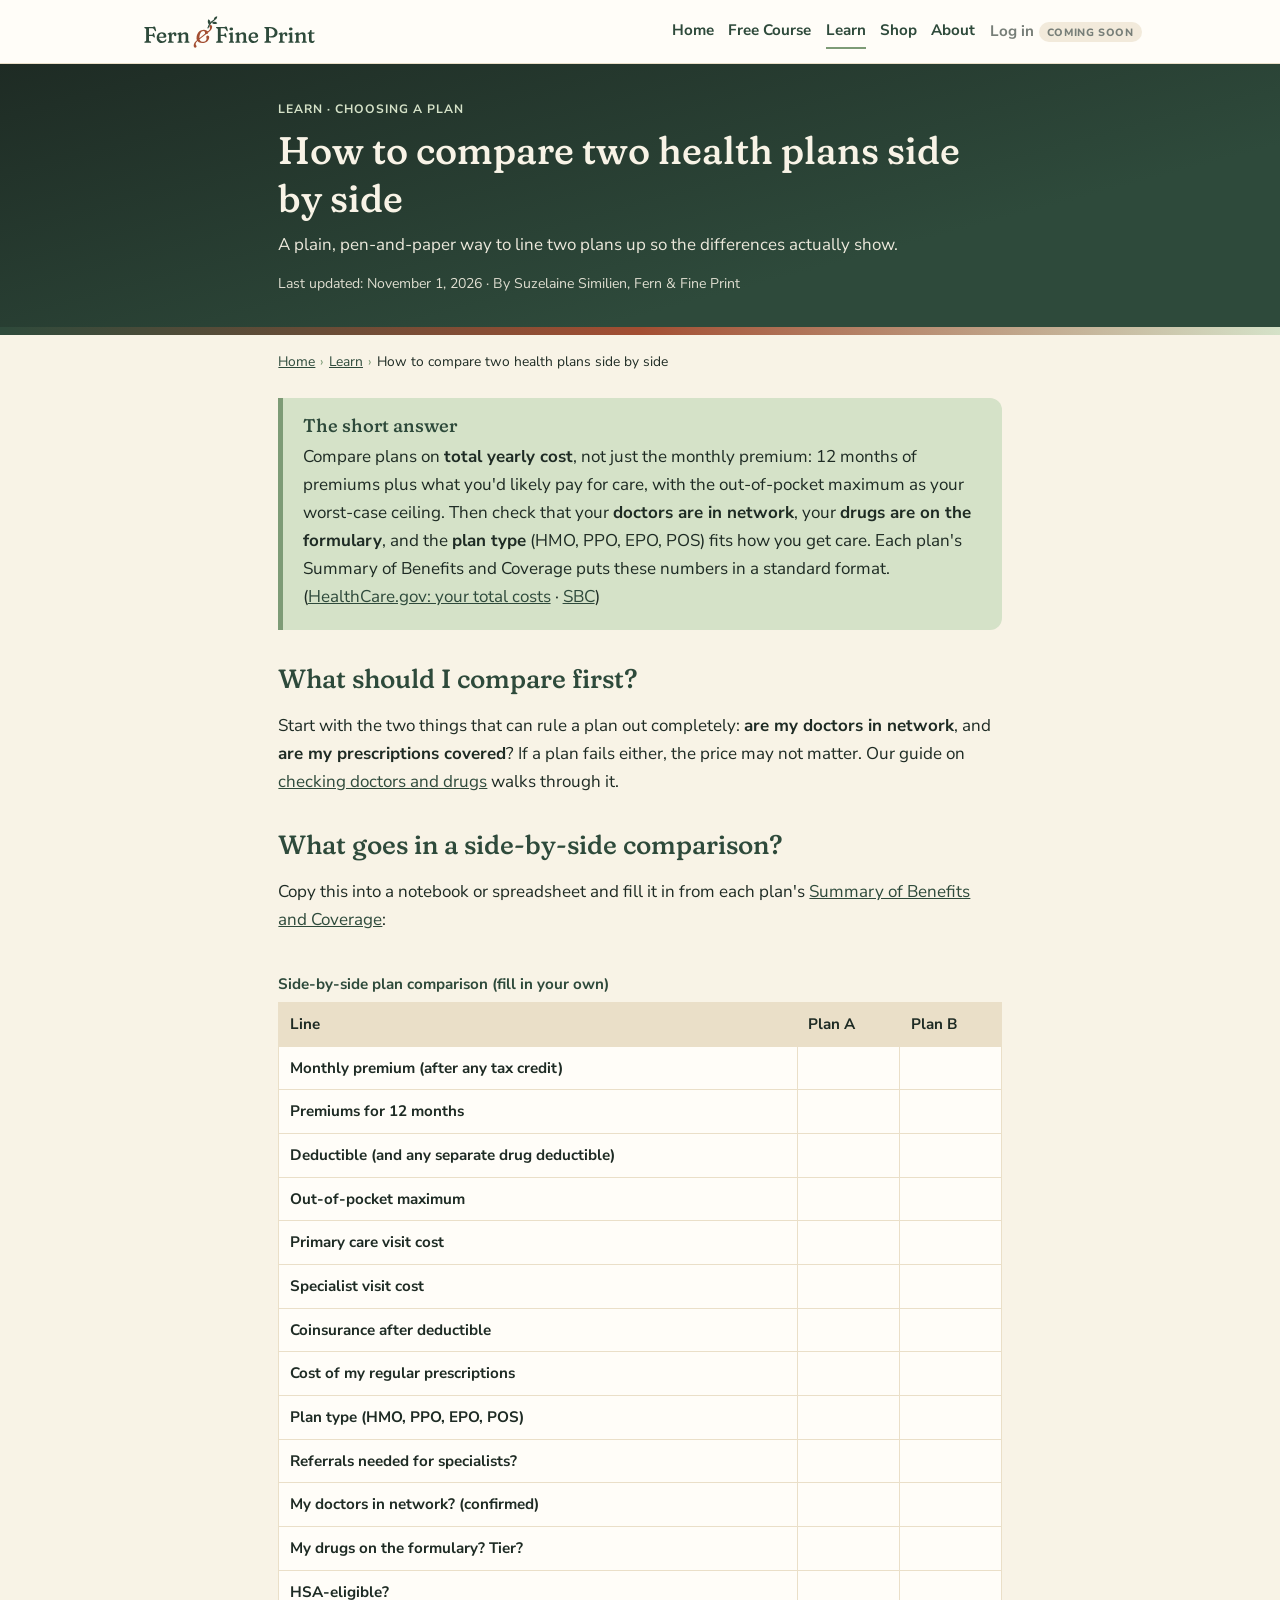
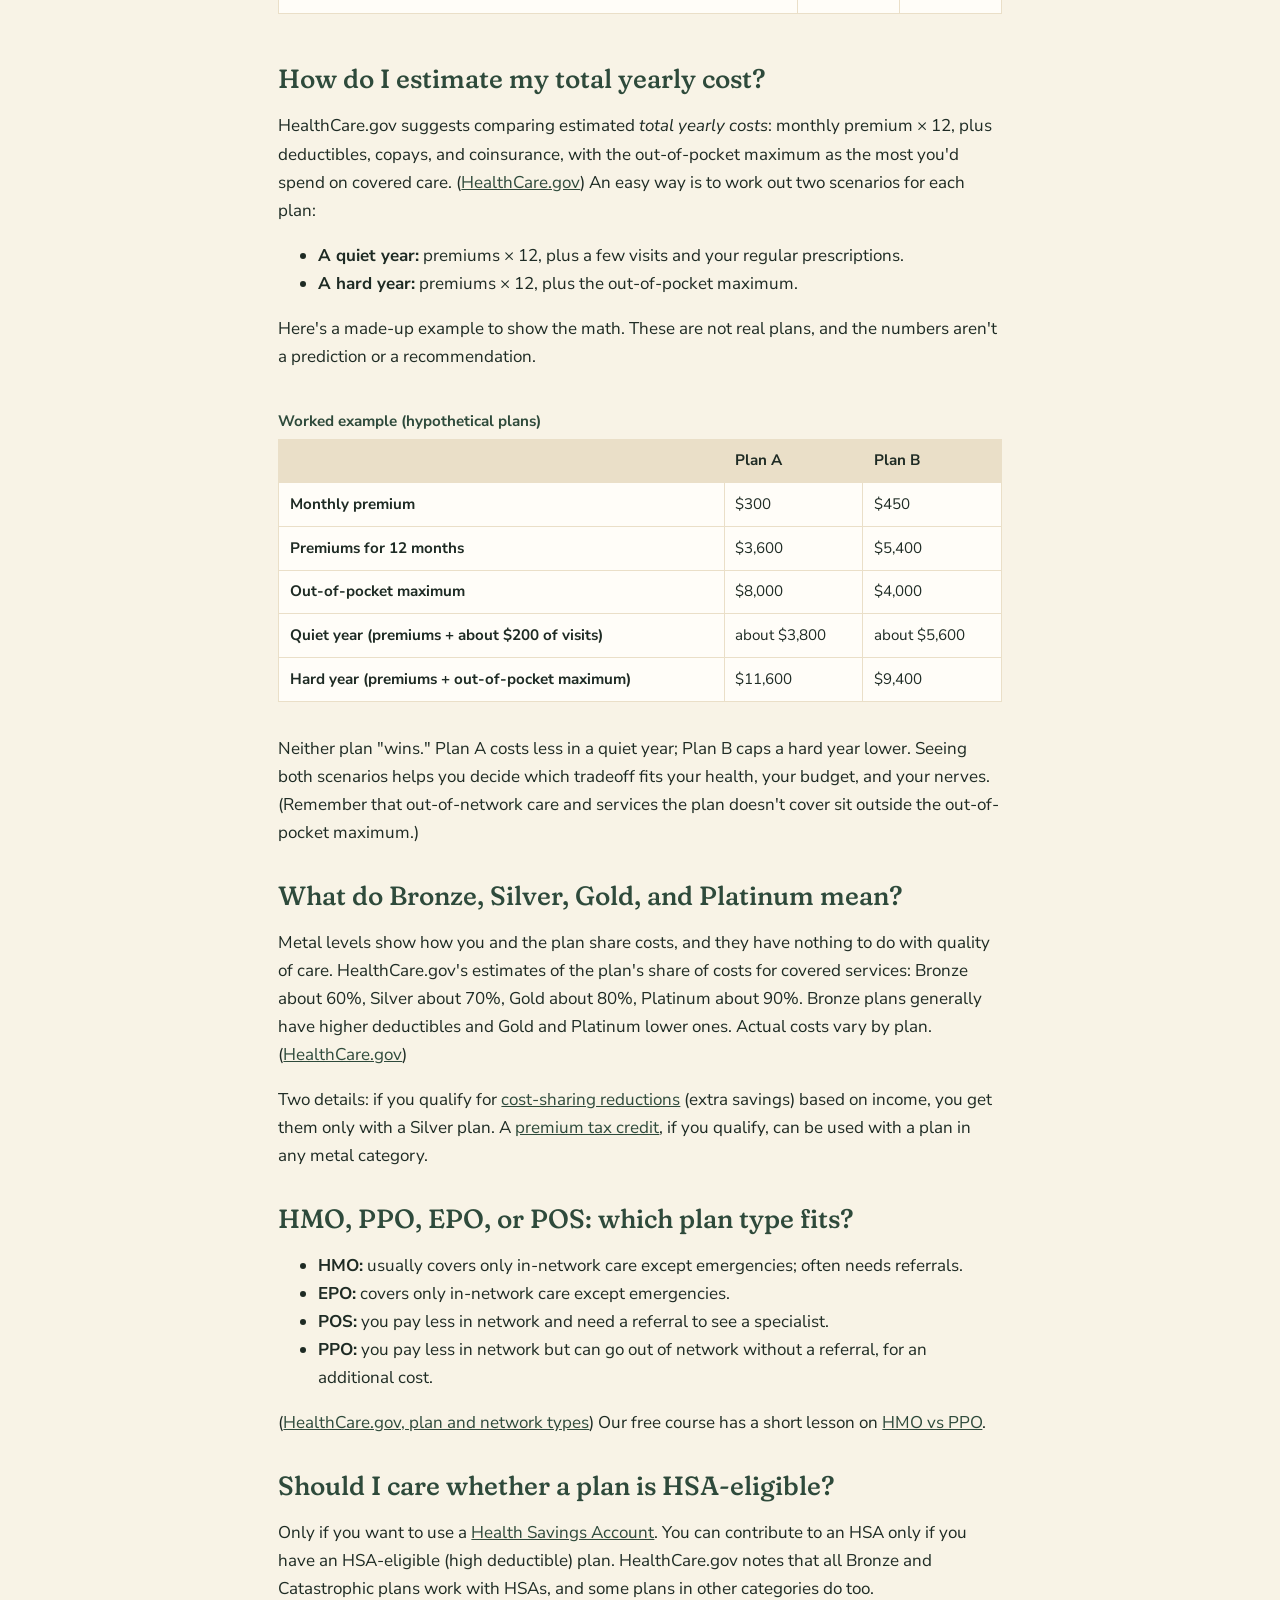
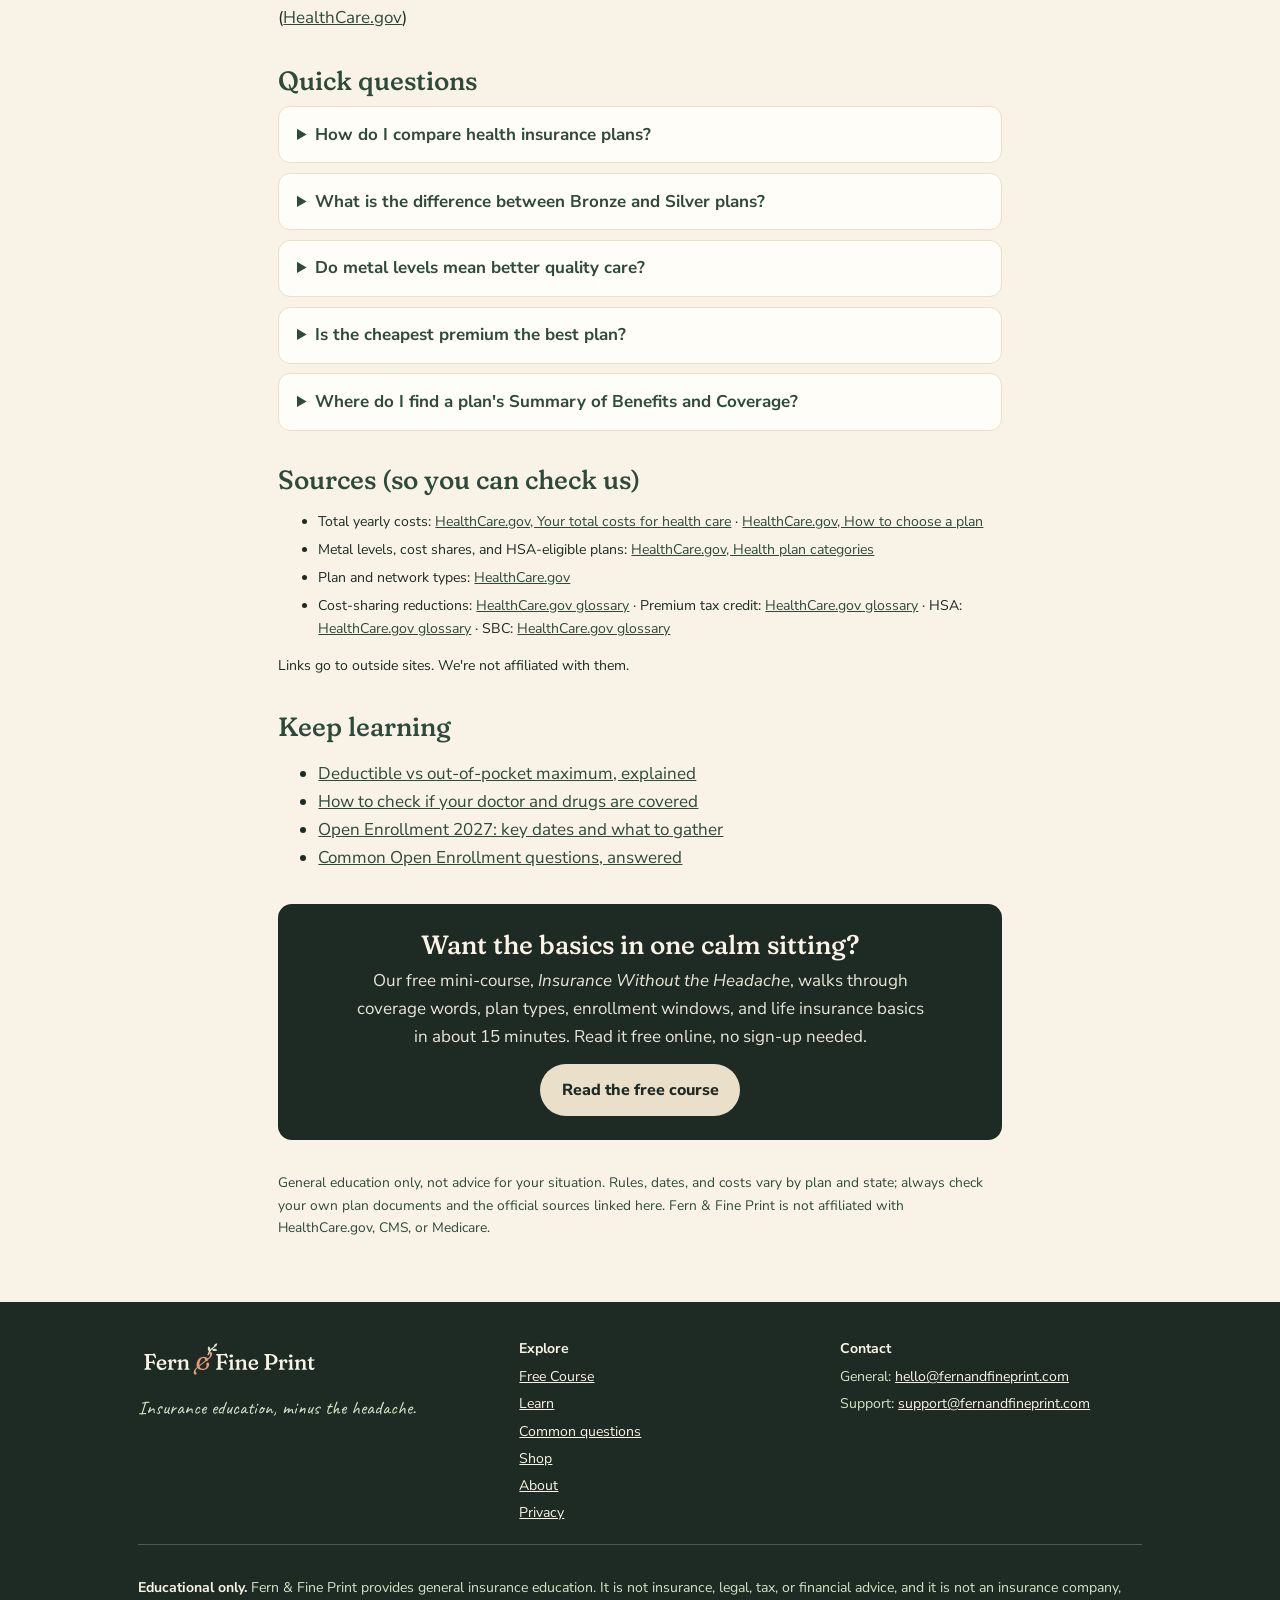
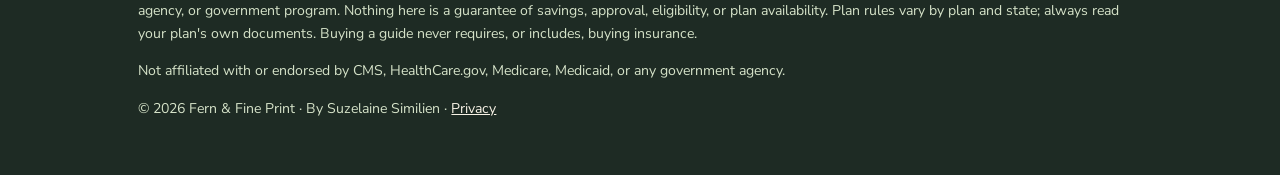
<file: learn/compare-health-plans-side-by-side/index.html>
<!DOCTYPE html>
<html lang="en">
<head>
  <meta charset="utf-8" />
  <meta name="viewport" content="width=device-width, initial-scale=1" />
  <title>How to Compare Two Health Plans Side by Side · Fern &amp; Fine Print</title>
  <meta name="description" content="How to compare health insurance plans: total yearly cost, deductible, out-of-pocket maximum, network, drugs, and plan type, with a side-by-side table." />
  <link rel="canonical" href="https://fernandfineprint.com/learn/compare-health-plans-side-by-side/" />
  <meta property="og:type" content="article" />
  <meta property="og:site_name" content="Fern &amp; Fine Print" />
  <meta property="og:title" content="How to Compare Two Health Plans Side by Side · Fern &amp; Fine Print" />
  <meta property="og:description" content="How to compare health insurance plans: total yearly cost, deductible, out-of-pocket maximum, network, drugs, and plan type, with a side-by-side table." />
  <meta property="og:url" content="https://fernandfineprint.com/learn/compare-health-plans-side-by-side/" />
  <meta property="og:image" content="https://fernandfineprint.com/assets/og-image.png" />
  <meta property="og:image:width" content="1200" />
  <meta property="og:image:height" content="630" />
  <meta property="og:image:alt" content="Fern &amp; Fine Print: insurance education, minus the headache" />
  <meta property="og:locale" content="en_US" />
  <meta name="twitter:card" content="summary_large_image" />
  <meta name="twitter:title" content="How to Compare Two Health Plans Side by Side · Fern &amp; Fine Print" />
  <meta name="twitter:description" content="How to compare health insurance plans: total yearly cost, deductible, out-of-pocket maximum, network, drugs, and plan type, with a side-by-side table." />
  <meta name="twitter:image" content="https://fernandfineprint.com/assets/og-image.png" />
  <meta name="theme-color" content="#2E4A3B" />
  <link rel="icon" href="/assets/favicon.ico" sizes="any" />
  <link rel="icon" href="/assets/favicon.svg" type="image/svg+xml" />
  <link rel="icon" href="/assets/favicon-32.png" type="image/png" sizes="32x32" />
  <link rel="apple-touch-icon" href="/assets/apple-touch-icon.png" />
  <link rel="preconnect" href="https://fonts.googleapis.com" /><link rel="preconnect" href="https://fonts.gstatic.com" crossorigin />
  <link href="https://fonts.googleapis.com/css2?family=Caveat:wght@500..700&family=Fraunces:ital,opsz,wght,SOFT,WONK@0,9..144,300..700,0..100,0..1;1,9..144,300..700,0..100,0..1&family=Nunito+Sans:ital,opsz,wght@0,6..12,400..800;1,6..12,400..800&display=swap" rel="stylesheet" />
  <link rel="stylesheet" href="/assets/site.css" />
  <script type="application/ld+json">
{
 "@context": "https://schema.org",
 "@type": "Article",
 "headline": "How to compare two health plans side by side",
 "description": "How to compare health insurance plans: total yearly cost, deductible, out-of-pocket maximum, network, drugs, and plan type, with a side-by-side table.",
 "url": "https://fernandfineprint.com/learn/compare-health-plans-side-by-side/",
 "mainEntityOfPage": "https://fernandfineprint.com/learn/compare-health-plans-side-by-side/",
 "datePublished": "2026-11-01",
 "dateModified": "2026-11-01",
 "inLanguage": "en-US",
 "image": "https://fernandfineprint.com/assets/og-image.png",
 "author": {
  "@type": "Person",
  "name": "Suzelaine Similien",
  "url": "https://fernandfineprint.com/#about"
 },
 "publisher": {
  "@type": "Organization",
  "@id": "https://fernandfineprint.com/#organization",
  "name": "Fern & Fine Print",
  "url": "https://fernandfineprint.com/"
 },
 "isPartOf": {
  "@type": "WebSite",
  "@id": "https://fernandfineprint.com/#website"
 }
}
</script>
  <script type="application/ld+json">
{
 "@context": "https://schema.org",
 "@type": "BreadcrumbList",
 "itemListElement": [
  {
   "@type": "ListItem",
   "position": 1,
   "name": "Home",
   "item": "https://fernandfineprint.com/"
  },
  {
   "@type": "ListItem",
   "position": 2,
   "name": "Learn",
   "item": "https://fernandfineprint.com/learn/"
  },
  {
   "@type": "ListItem",
   "position": 3,
   "name": "How to compare two health plans side by side",
   "item": "https://fernandfineprint.com/learn/compare-health-plans-side-by-side/"
  }
 ]
}
</script>
  <script type="application/ld+json">
{
 "@context": "https://schema.org",
 "@type": "FAQPage",
 "mainEntity": [
  {
   "@type": "Question",
   "name": "How do I compare health insurance plans?",
   "acceptedAnswer": {
    "@type": "Answer",
    "text": "Compare total yearly cost (12 months of premiums plus likely out-of-pocket costs, with the out-of-pocket maximum as a ceiling), then confirm your doctors are in network, your drugs are covered, and the plan type fits how you get care."
   }
  },
  {
   "@type": "Question",
   "name": "What is the difference between Bronze and Silver plans?",
   "acceptedAnswer": {
    "@type": "Answer",
    "text": "They share costs differently. HealthCare.gov estimates a Bronze plan pays about 60% of covered costs and a Silver plan about 70%. Bronze plans generally have higher deductibles. Cost-sharing reductions are only available with Silver plans."
   }
  },
  {
   "@type": "Question",
   "name": "Do metal levels mean better quality care?",
   "acceptedAnswer": {
    "@type": "Answer",
    "text": "No. HealthCare.gov says the metal categories have nothing to do with the quality of care; they show how you and the plan share costs."
   }
  },
  {
   "@type": "Question",
   "name": "Is the cheapest premium the best plan?",
   "acceptedAnswer": {
    "@type": "Answer",
    "text": "Not necessarily. A low premium often comes with a higher deductible or out-of-pocket maximum, so it helps to compare total yearly cost in both a quiet year and a hard year."
   }
  },
  {
   "@type": "Question",
   "name": "Where do I find a plan's Summary of Benefits and Coverage?",
   "acceptedAnswer": {
    "@type": "Answer",
    "text": "You get an SBC when you shop for coverage, renew, or change plans, and you can request one from the insurance company. Marketplace plan details link to it."
   }
  }
 ]
}
</script>
</head>
<body>
  <a class="skip" href="#main">Skip to content</a>
  <div class="site-head"><div class="wrap">
    <a href="/" aria-label="Fern &amp; Fine Print home"><img class="logo" src="/assets/ffp_wordmark_small_light.svg" alt="Fern &amp; Fine Print" width="182" height="44"></a>
    <nav class="main" aria-label="Main">
      <a href="/">Home</a>
      <a href="/course/">Free Course</a>
      <a href="/learn/" aria-current="page">Learn</a>
      <a href="/shop/">Shop</a>
      <a href="/#about">About</a>
      <span class="login" aria-disabled="true" title="Member log-in opens when the shop does">Log in<span class="soon">Coming soon</span></span>
    </nav>
  </div></div>

  <header class="page-head">
    <div class="wrap read">
      <div class="eyebrow">Learn · Choosing a plan</div>
      <h1>How to compare two health plans side by side</h1>
      <p class="lede">A plain, pen-and-paper way to line two plans up so the differences actually show.</p>
      <p class="meta">Last updated: <time datetime="2026-11-01">November 1, 2026</time> · By Suzelaine Similien, Fern &amp; Fine Print</p>
    </div>
  </header>
  <div class="wave"></div>
  <main id="main">
    <div class="wrap read">
      <nav class="crumbs" aria-label="Breadcrumb"><ol><li><a href="/">Home</a></li><li><a href="/learn/">Learn</a></li><li aria-current="page">How to compare two health plans side by side</li></ol></nav>
      <article>
        <section class="answer" aria-labelledby="short-answer">
          <h2 id="short-answer">The short answer</h2>
          <p>Compare plans on <strong>total yearly cost</strong>, not just the monthly premium: 12 months of premiums plus what you'd likely pay for care, with the out-of-pocket maximum as your worst-case ceiling. Then check that your <strong>doctors are in network</strong>, your <strong>drugs are on the formulary</strong>, and the <strong>plan type</strong> (HMO, PPO, EPO, POS) fits how you get care. Each plan's Summary of Benefits and Coverage puts these numbers in a standard format. (<a href="https://www.healthcare.gov/choose-a-plan/your-total-costs/" rel="noopener">HealthCare.gov: your total costs</a> · <a href="https://www.healthcare.gov/glossary/summary-of-benefits-and-coverage/" rel="noopener">SBC</a>)</p>
        </section>

        <h2 id="first">What should I compare first?</h2>
        <p>Start with the two things that can rule a plan out completely: <strong>are my doctors in network</strong>, and <strong>are my prescriptions covered</strong>? If a plan fails either, the price may not matter. Our guide on <a href="/learn/check-if-doctor-and-drugs-are-covered/">checking doctors and drugs</a> walks through it.</p>

        <h2 id="table">What goes in a side-by-side comparison?</h2>
        <p>Copy this into a notebook or spreadsheet and fill it in from each plan's <a href="https://www.healthcare.gov/glossary/summary-of-benefits-and-coverage/" rel="noopener">Summary of Benefits and Coverage</a>:</p>
        <div class="table-scroll"><table>
          <caption>Side-by-side plan comparison (fill in your own)</caption>
          <thead><tr><th scope="col">Line</th><th scope="col">Plan A</th><th scope="col">Plan B</th></tr></thead>
          <tbody>
            <tr><th scope="row">Monthly premium (after any tax credit)</th><td></td><td></td></tr>
            <tr><th scope="row">Premiums for 12 months</th><td></td><td></td></tr>
            <tr><th scope="row">Deductible (and any separate drug deductible)</th><td></td><td></td></tr>
            <tr><th scope="row">Out-of-pocket maximum</th><td></td><td></td></tr>
            <tr><th scope="row">Primary care visit cost</th><td></td><td></td></tr>
            <tr><th scope="row">Specialist visit cost</th><td></td><td></td></tr>
            <tr><th scope="row">Coinsurance after deductible</th><td></td><td></td></tr>
            <tr><th scope="row">Cost of my regular prescriptions</th><td></td><td></td></tr>
            <tr><th scope="row">Plan type (HMO, PPO, EPO, POS)</th><td></td><td></td></tr>
            <tr><th scope="row">Referrals needed for specialists?</th><td></td><td></td></tr>
            <tr><th scope="row">My doctors in network? (confirmed)</th><td></td><td></td></tr>
            <tr><th scope="row">My drugs on the formulary? Tier?</th><td></td><td></td></tr>
            <tr><th scope="row">HSA-eligible?</th><td></td><td></td></tr>
          </tbody>
        </table></div>

        <h2 id="total">How do I estimate my total yearly cost?</h2>
        <p>HealthCare.gov suggests comparing estimated <em>total yearly costs</em>: monthly premium × 12, plus deductibles, copays, and coinsurance, with the out-of-pocket maximum as the most you'd spend on covered care. (<a href="https://www.healthcare.gov/choose-a-plan/your-total-costs/" rel="noopener">HealthCare.gov</a>) An easy way is to work out two scenarios for each plan:</p>
        <ul>
          <li><strong>A quiet year:</strong> premiums × 12, plus a few visits and your regular prescriptions.</li>
          <li><strong>A hard year:</strong> premiums × 12, plus the out-of-pocket maximum.</li>
        </ul>
        <p>Here's a made-up example to show the math. These are not real plans, and the numbers aren't a prediction or a recommendation.</p>
        <div class="table-scroll"><table>
          <caption>Worked example (hypothetical plans)</caption>
          <thead><tr><th scope="col"></th><th scope="col">Plan A</th><th scope="col">Plan B</th></tr></thead>
          <tbody>
            <tr><th scope="row">Monthly premium</th><td>$300</td><td>$450</td></tr>
            <tr><th scope="row">Premiums for 12 months</th><td>$3,600</td><td>$5,400</td></tr>
            <tr><th scope="row">Out-of-pocket maximum</th><td>$8,000</td><td>$4,000</td></tr>
            <tr><th scope="row">Quiet year (premiums + about $200 of visits)</th><td>about $3,800</td><td>about $5,600</td></tr>
            <tr><th scope="row">Hard year (premiums + out-of-pocket maximum)</th><td>$11,600</td><td>$9,400</td></tr>
          </tbody>
        </table></div>
        <p>Neither plan "wins." Plan A costs less in a quiet year; Plan B caps a hard year lower. Seeing both scenarios helps you decide which tradeoff fits your health, your budget, and your nerves. (Remember that out-of-network care and services the plan doesn't cover sit outside the out-of-pocket maximum.)</p>

        <h2 id="metal">What do Bronze, Silver, Gold, and Platinum mean?</h2>
        <p>Metal levels show how you and the plan share costs, and they have nothing to do with quality of care. HealthCare.gov's estimates of the plan's share of costs for covered services: Bronze about 60%, Silver about 70%, Gold about 80%, Platinum about 90%. Bronze plans generally have higher deductibles and Gold and Platinum lower ones. Actual costs vary by plan. (<a href="https://www.healthcare.gov/choose-a-plan/plans-categories/" rel="noopener">HealthCare.gov</a>)</p>
        <p>Two details: if you qualify for <a href="https://www.healthcare.gov/glossary/cost-sharing-reduction/" rel="noopener">cost-sharing reductions</a> (extra savings) based on income, you get them only with a Silver plan. A <a href="https://www.healthcare.gov/glossary/premium-tax-credit/" rel="noopener">premium tax credit</a>, if you qualify, can be used with a plan in any metal category.</p>

        <h2 id="types">HMO, PPO, EPO, or POS: which plan type fits?</h2>
        <ul>
          <li><strong>HMO:</strong> usually covers only in-network care except emergencies; often needs referrals.</li>
          <li><strong>EPO:</strong> covers only in-network care except emergencies.</li>
          <li><strong>POS:</strong> you pay less in network and need a referral to see a specialist.</li>
          <li><strong>PPO:</strong> you pay less in network but can go out of network without a referral, for an additional cost.</li>
        </ul>
        <p>(<a href="https://www.healthcare.gov/choose-a-plan/plan-types/" rel="noopener">HealthCare.gov, plan and network types</a>) Our free course has a short lesson on <a href="/course/#m4">HMO vs PPO</a>.</p>

        <h2 id="hsa">Should I care whether a plan is HSA-eligible?</h2>
        <p>Only if you want to use a <a href="https://www.healthcare.gov/glossary/health-savings-account-hsa/" rel="noopener">Health Savings Account</a>. You can contribute to an HSA only if you have an HSA-eligible (high deductible) plan. HealthCare.gov notes that all Bronze and Catastrophic plans work with HSAs, and some plans in other categories do too. (<a href="https://www.healthcare.gov/choose-a-plan/plans-categories/" rel="noopener">HealthCare.gov</a>)</p>

<section class="faq" aria-labelledby="faq-title"><h2 id="faq-title">Quick questions</h2>
<details><summary>How do I compare health insurance plans?</summary><p>Compare total yearly cost (12 months of premiums plus likely out-of-pocket costs, with the out-of-pocket maximum as a ceiling), then confirm your doctors are in network, your drugs are covered, and the plan type fits how you get care.</p></details>
<details><summary>What is the difference between Bronze and Silver plans?</summary><p>They share costs differently. HealthCare.gov estimates a Bronze plan pays about 60% of covered costs and a Silver plan about 70%. Bronze plans generally have higher deductibles. Cost-sharing reductions are only available with Silver plans.</p></details>
<details><summary>Do metal levels mean better quality care?</summary><p>No. HealthCare.gov says the metal categories have nothing to do with the quality of care; they show how you and the plan share costs.</p></details>
<details><summary>Is the cheapest premium the best plan?</summary><p>Not necessarily. A low premium often comes with a higher deductible or out-of-pocket maximum, so it helps to compare total yearly cost in both a quiet year and a hard year.</p></details>
<details><summary>Where do I find a plan's Summary of Benefits and Coverage?</summary><p>You get an SBC when you shop for coverage, renew, or change plans, and you can request one from the insurance company. Marketplace plan details link to it.</p></details>
</section>
        <section class="sources" aria-labelledby="sources-title">
          <h2 id="sources-title">Sources (so you can check us)</h2>
          <ul>
<li>Total yearly costs: <a href="https://www.healthcare.gov/choose-a-plan/your-total-costs/" rel="noopener">HealthCare.gov, Your total costs for health care</a> · <a href="https://www.healthcare.gov/choose-a-plan/comparing-plans/" rel="noopener">HealthCare.gov, How to choose a plan</a></li>
<li>Metal levels, cost shares, and HSA-eligible plans: <a href="https://www.healthcare.gov/choose-a-plan/plans-categories/" rel="noopener">HealthCare.gov, Health plan categories</a></li>
<li>Plan and network types: <a href="https://www.healthcare.gov/choose-a-plan/plan-types/" rel="noopener">HealthCare.gov</a></li>
<li>Cost-sharing reductions: <a href="https://www.healthcare.gov/glossary/cost-sharing-reduction/" rel="noopener">HealthCare.gov glossary</a> · Premium tax credit: <a href="https://www.healthcare.gov/glossary/premium-tax-credit/" rel="noopener">HealthCare.gov glossary</a> · HSA: <a href="https://www.healthcare.gov/glossary/health-savings-account-hsa/" rel="noopener">HealthCare.gov glossary</a> · SBC: <a href="https://www.healthcare.gov/glossary/summary-of-benefits-and-coverage/" rel="noopener">HealthCare.gov glossary</a></li>
          </ul>
          <p>Links go to outside sites. We're not affiliated with them.</p>
        </section>
      </article>
      <section aria-labelledby="related-title">
        <h2 id="related-title">Keep learning</h2>
        <ul>
<li><a href="/learn/deductible-vs-out-of-pocket-maximum/">Deductible vs out-of-pocket maximum, explained</a></li>
<li><a href="/learn/check-if-doctor-and-drugs-are-covered/">How to check if your doctor and drugs are covered</a></li>
<li><a href="/learn/open-enrollment-2027-dates/">Open Enrollment 2027: key dates and what to gather</a></li>
<li><a href="/learn/questions/">Common Open Enrollment questions, answered</a></li>
        </ul>
      </section>
<section class="invite" aria-labelledby="invite-title">
  <h2 id="invite-title">Want the basics in one calm sitting?</h2>
  <p>Our free mini-course, <em>Insurance Without the Headache</em>, walks through coverage words, plan types, enrollment windows, and life insurance basics in about 15 minutes. Read it free online, no sign-up needed.</p>
  <a class="btn" href="/course/">Read the free course</a>
</section>
      <p class="note">General education only, not advice for your situation. Rules, dates, and costs vary by plan and state; always check your own plan documents and the official sources linked here. Fern &amp; Fine Print is not affiliated with HealthCare.gov, CMS, or Medicare.</p>
    </div>
  </main>
  <footer>
    <div class="wrap">
      <div class="foot-grid">
        <div>
          <img src="/assets/ffp_wordmark_small_dark.svg" alt="Fern &amp; Fine Print" width="182" height="44" style="height:44px;width:auto" loading="lazy">
          <p class="tagline">Insurance education, minus the headache.</p>
        </div>
        <div>
          <strong>Explore</strong>
          <ul><li><a href="/course/">Free Course</a></li><li><a href="/learn/">Learn</a></li><li><a href="/learn/questions/">Common questions</a></li><li><a href="/shop/">Shop</a></li><li><a href="/#about">About</a></li><li><a href="/privacy.html">Privacy</a></li></ul>
        </div>
        <div>
          <strong>Contact</strong>
          <ul><li>General: <a href="mailto:hello@fernandfineprint.com">hello@fernandfineprint.com</a></li><li>Support: <a href="mailto:support@fernandfineprint.com">support@fernandfineprint.com</a></li></ul>
        </div>
      </div>
      <div class="legal">
        <p><strong>Educational only.</strong> Fern &amp; Fine Print provides general insurance education. It is not insurance, legal, tax, or financial advice, and it is not an insurance company, agency, or government program. Nothing here is a guarantee of savings, approval, eligibility, or plan availability. Plan rules vary by plan and state; always read your plan's own documents. Buying a guide never requires, or includes, buying insurance.</p>
        <p>Not affiliated with or endorsed by CMS, HealthCare.gov, Medicare, Medicaid, or any government agency.</p>
        <p>© <span id="yr">2026</span> Fern &amp; Fine Print · By Suzelaine Similien · <a href="/privacy.html">Privacy</a></p>
      </div>
    </div>
  </footer>
<script>document.getElementById('yr').textContent = new Date().getFullYear();</script>
</body>
</html>
</file>
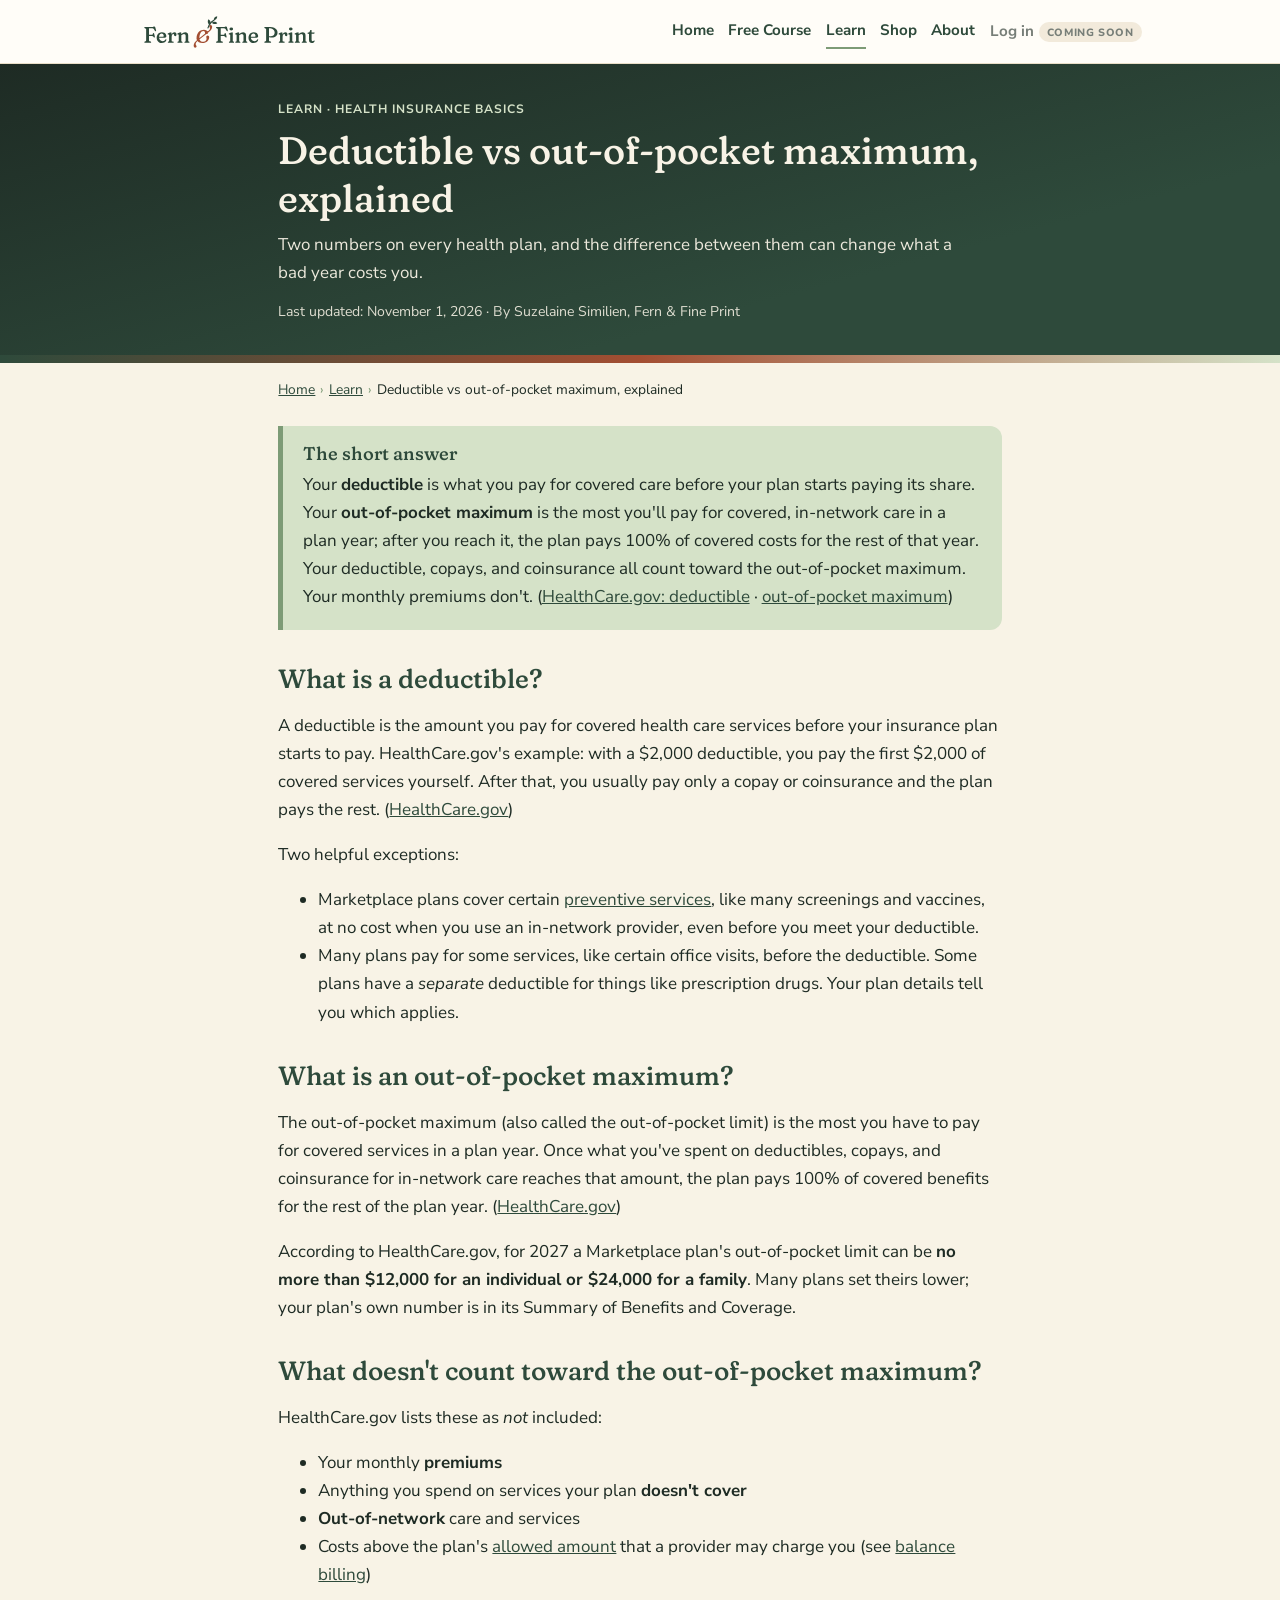
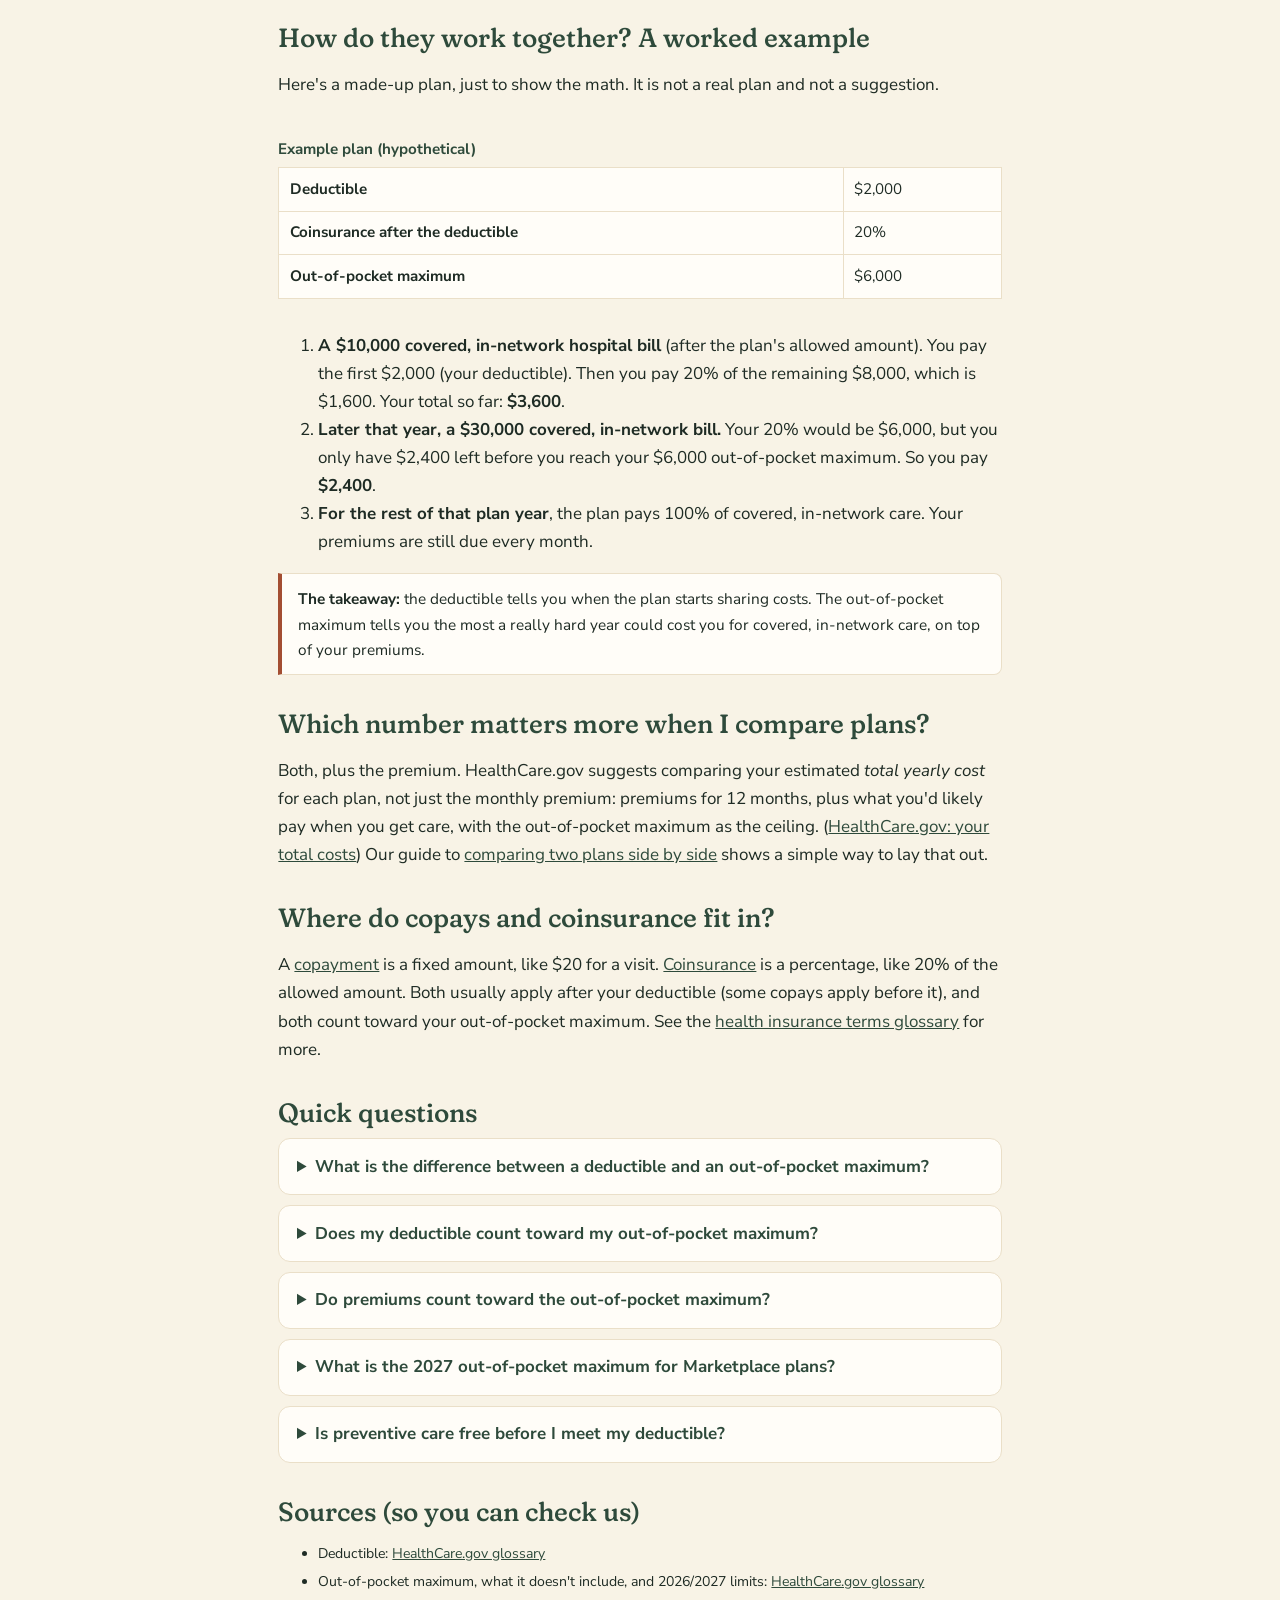
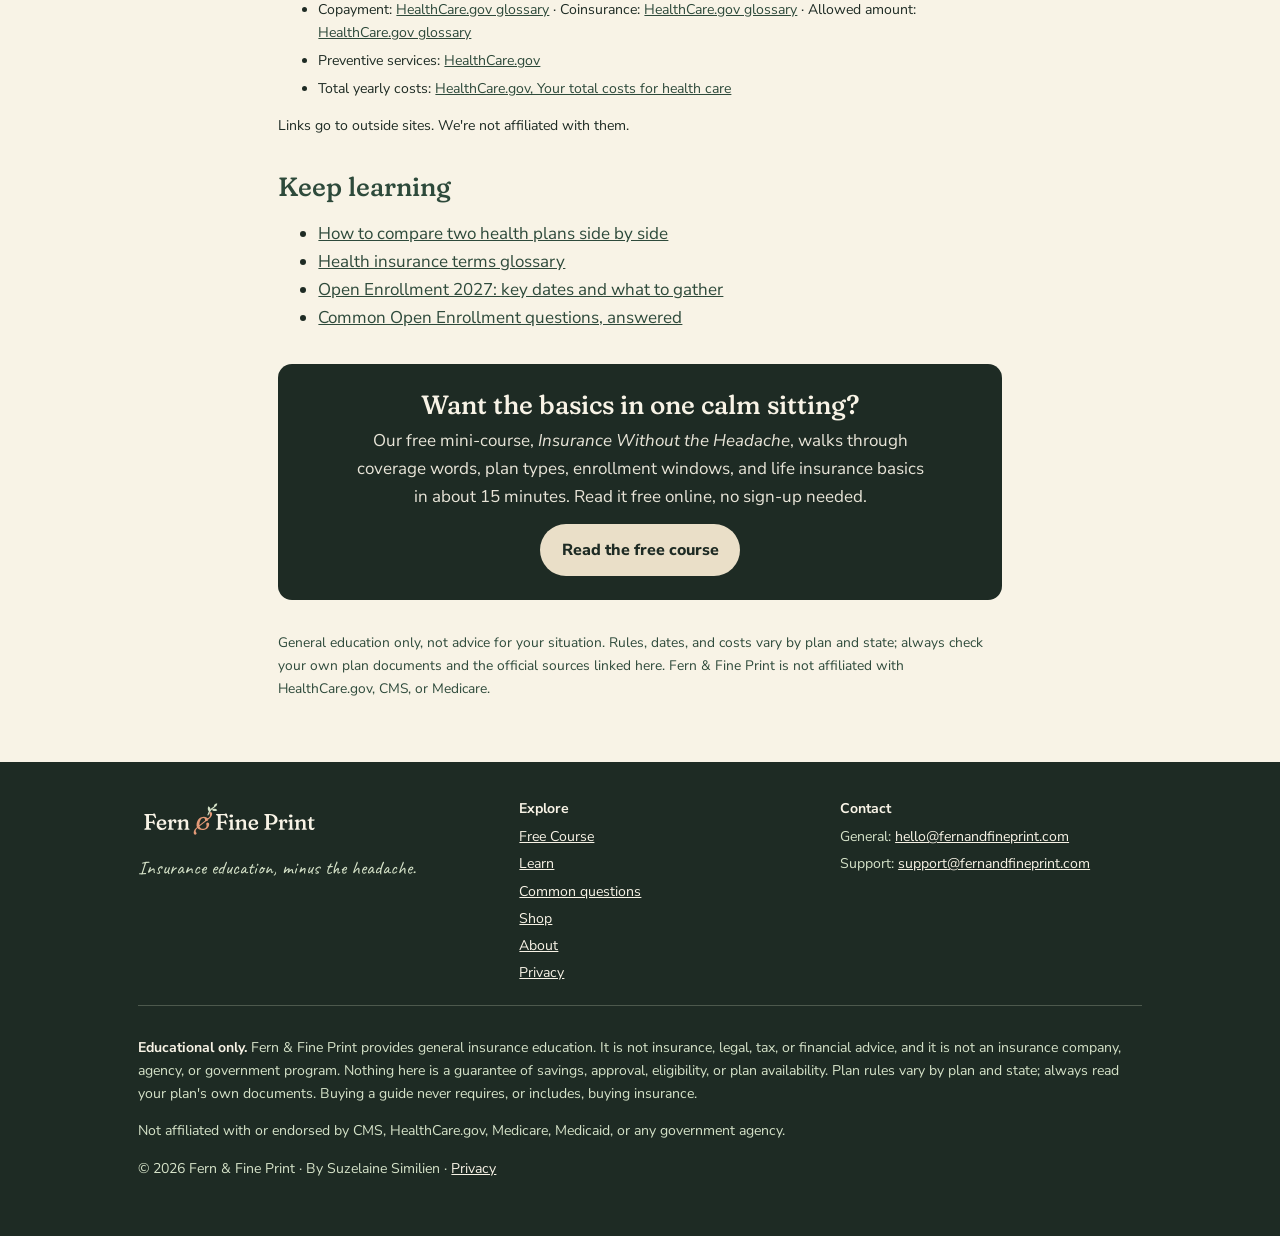
<file: learn/deductible-vs-out-of-pocket-maximum/index.html>
<!DOCTYPE html>
<html lang="en">
<head>
  <meta charset="utf-8" />
  <meta name="viewport" content="width=device-width, initial-scale=1" />
  <title>Deductible vs Out-of-Pocket Maximum, Explained · Fern &amp; Fine Print</title>
  <meta name="description" content="Deductible vs out-of-pocket maximum in plain English: what each means, a worked example, what counts toward each, and the 2027 Marketplace limits." />
  <link rel="canonical" href="https://fernandfineprint.com/learn/deductible-vs-out-of-pocket-maximum/" />
  <meta property="og:type" content="article" />
  <meta property="og:site_name" content="Fern &amp; Fine Print" />
  <meta property="og:title" content="Deductible vs Out-of-Pocket Maximum, Explained · Fern &amp; Fine Print" />
  <meta property="og:description" content="Deductible vs out-of-pocket maximum in plain English: what each means, a worked example, what counts toward each, and the 2027 Marketplace limits." />
  <meta property="og:url" content="https://fernandfineprint.com/learn/deductible-vs-out-of-pocket-maximum/" />
  <meta property="og:image" content="https://fernandfineprint.com/assets/og-image.png" />
  <meta property="og:image:width" content="1200" />
  <meta property="og:image:height" content="630" />
  <meta property="og:image:alt" content="Fern &amp; Fine Print: insurance education, minus the headache" />
  <meta property="og:locale" content="en_US" />
  <meta name="twitter:card" content="summary_large_image" />
  <meta name="twitter:title" content="Deductible vs Out-of-Pocket Maximum, Explained · Fern &amp; Fine Print" />
  <meta name="twitter:description" content="Deductible vs out-of-pocket maximum in plain English: what each means, a worked example, what counts toward each, and the 2027 Marketplace limits." />
  <meta name="twitter:image" content="https://fernandfineprint.com/assets/og-image.png" />
  <meta name="theme-color" content="#2E4A3B" />
  <link rel="icon" href="/assets/favicon.ico" sizes="any" />
  <link rel="icon" href="/assets/favicon.svg" type="image/svg+xml" />
  <link rel="icon" href="/assets/favicon-32.png" type="image/png" sizes="32x32" />
  <link rel="apple-touch-icon" href="/assets/apple-touch-icon.png" />
  <link rel="preconnect" href="https://fonts.googleapis.com" /><link rel="preconnect" href="https://fonts.gstatic.com" crossorigin />
  <link href="https://fonts.googleapis.com/css2?family=Caveat:wght@500..700&family=Fraunces:ital,opsz,wght,SOFT,WONK@0,9..144,300..700,0..100,0..1;1,9..144,300..700,0..100,0..1&family=Nunito+Sans:ital,opsz,wght@0,6..12,400..800;1,6..12,400..800&display=swap" rel="stylesheet" />
  <link rel="stylesheet" href="/assets/site.css" />
  <script type="application/ld+json">
{
 "@context": "https://schema.org",
 "@type": "Article",
 "headline": "Deductible vs out-of-pocket maximum, explained",
 "description": "Deductible vs out-of-pocket maximum in plain English: what each means, a worked example, what counts toward each, and the 2027 Marketplace limits.",
 "url": "https://fernandfineprint.com/learn/deductible-vs-out-of-pocket-maximum/",
 "mainEntityOfPage": "https://fernandfineprint.com/learn/deductible-vs-out-of-pocket-maximum/",
 "datePublished": "2026-11-01",
 "dateModified": "2026-11-01",
 "inLanguage": "en-US",
 "image": "https://fernandfineprint.com/assets/og-image.png",
 "author": {
  "@type": "Person",
  "name": "Suzelaine Similien",
  "url": "https://fernandfineprint.com/#about"
 },
 "publisher": {
  "@type": "Organization",
  "@id": "https://fernandfineprint.com/#organization",
  "name": "Fern & Fine Print",
  "url": "https://fernandfineprint.com/"
 },
 "isPartOf": {
  "@type": "WebSite",
  "@id": "https://fernandfineprint.com/#website"
 }
}
</script>
  <script type="application/ld+json">
{
 "@context": "https://schema.org",
 "@type": "BreadcrumbList",
 "itemListElement": [
  {
   "@type": "ListItem",
   "position": 1,
   "name": "Home",
   "item": "https://fernandfineprint.com/"
  },
  {
   "@type": "ListItem",
   "position": 2,
   "name": "Learn",
   "item": "https://fernandfineprint.com/learn/"
  },
  {
   "@type": "ListItem",
   "position": 3,
   "name": "Deductible vs out-of-pocket maximum, explained",
   "item": "https://fernandfineprint.com/learn/deductible-vs-out-of-pocket-maximum/"
  }
 ]
}
</script>
  <script type="application/ld+json">
{
 "@context": "https://schema.org",
 "@type": "FAQPage",
 "mainEntity": [
  {
   "@type": "Question",
   "name": "What is the difference between a deductible and an out-of-pocket maximum?",
   "acceptedAnswer": {
    "@type": "Answer",
    "text": "The deductible is what you pay for covered care before your plan starts sharing costs. The out-of-pocket maximum is the most you pay for covered, in-network care in a plan year; after you reach it, the plan pays 100% of covered costs for the rest of the year."
   }
  },
  {
   "@type": "Question",
   "name": "Does my deductible count toward my out-of-pocket maximum?",
   "acceptedAnswer": {
    "@type": "Answer",
    "text": "Yes. Spending on your deductible, copays, and coinsurance for covered, in-network care all counts toward the out-of-pocket maximum."
   }
  },
  {
   "@type": "Question",
   "name": "Do premiums count toward the out-of-pocket maximum?",
   "acceptedAnswer": {
    "@type": "Answer",
    "text": "No. Monthly premiums don't count toward the deductible or the out-of-pocket maximum."
   }
  },
  {
   "@type": "Question",
   "name": "What is the 2027 out-of-pocket maximum for Marketplace plans?",
   "acceptedAnswer": {
    "@type": "Answer",
    "text": "According to HealthCare.gov, for 2027 a Marketplace plan's out-of-pocket limit can be no more than $12,000 for an individual or $24,000 for a family. Many plans set a lower limit."
   }
  },
  {
   "@type": "Question",
   "name": "Is preventive care free before I meet my deductible?",
   "acceptedAnswer": {
    "@type": "Answer",
    "text": "Marketplace plans must cover certain preventive services at no cost when you use an in-network provider, even before you meet your deductible. Coverage may vary, so check your plan."
   }
  }
 ]
}
</script>
</head>
<body>
  <a class="skip" href="#main">Skip to content</a>
  <div class="site-head"><div class="wrap">
    <a href="/" aria-label="Fern &amp; Fine Print home"><img class="logo" src="/assets/ffp_wordmark_small_light.svg" alt="Fern &amp; Fine Print" width="182" height="44"></a>
    <nav class="main" aria-label="Main">
      <a href="/">Home</a>
      <a href="/course/">Free Course</a>
      <a href="/learn/" aria-current="page">Learn</a>
      <a href="/shop/">Shop</a>
      <a href="/#about">About</a>
      <span class="login" aria-disabled="true" title="Member log-in opens when the shop does">Log in<span class="soon">Coming soon</span></span>
    </nav>
  </div></div>

  <header class="page-head">
    <div class="wrap read">
      <div class="eyebrow">Learn · Health insurance basics</div>
      <h1>Deductible vs out-of-pocket maximum, explained</h1>
      <p class="lede">Two numbers on every health plan, and the difference between them can change what a bad year costs you.</p>
      <p class="meta">Last updated: <time datetime="2026-11-01">November 1, 2026</time> · By Suzelaine Similien, Fern &amp; Fine Print</p>
    </div>
  </header>
  <div class="wave"></div>
  <main id="main">
    <div class="wrap read">
      <nav class="crumbs" aria-label="Breadcrumb"><ol><li><a href="/">Home</a></li><li><a href="/learn/">Learn</a></li><li aria-current="page">Deductible vs out-of-pocket maximum, explained</li></ol></nav>
      <article>
        <section class="answer" aria-labelledby="short-answer">
          <h2 id="short-answer">The short answer</h2>
          <p>Your <strong>deductible</strong> is what you pay for covered care before your plan starts paying its share. Your <strong>out-of-pocket maximum</strong> is the most you'll pay for covered, in-network care in a plan year; after you reach it, the plan pays 100% of covered costs for the rest of that year. Your deductible, copays, and coinsurance all count toward the out-of-pocket maximum. Your monthly premiums don't. (<a href="https://www.healthcare.gov/glossary/deductible/" rel="noopener">HealthCare.gov: deductible</a> · <a href="https://www.healthcare.gov/glossary/out-of-pocket-maximum-limit/" rel="noopener">out-of-pocket maximum</a>)</p>
        </section>

        <h2 id="deductible">What is a deductible?</h2>
        <p>A deductible is the amount you pay for covered health care services before your insurance plan starts to pay. HealthCare.gov's example: with a $2,000 deductible, you pay the first $2,000 of covered services yourself. After that, you usually pay only a copay or coinsurance and the plan pays the rest. (<a href="https://www.healthcare.gov/glossary/deductible/" rel="noopener">HealthCare.gov</a>)</p>
        <p>Two helpful exceptions:</p>
        <ul>
          <li>Marketplace plans cover certain <a href="https://www.healthcare.gov/coverage/preventive-care-benefits/" rel="noopener">preventive services</a>, like many screenings and vaccines, at no cost when you use an in-network provider, even before you meet your deductible.</li>
          <li>Many plans pay for some services, like certain office visits, before the deductible. Some plans have a <em>separate</em> deductible for things like prescription drugs. Your plan details tell you which applies.</li>
        </ul>

        <h2 id="oop">What is an out-of-pocket maximum?</h2>
        <p>The out-of-pocket maximum (also called the out-of-pocket limit) is the most you have to pay for covered services in a plan year. Once what you've spent on deductibles, copays, and coinsurance for in-network care reaches that amount, the plan pays 100% of covered benefits for the rest of the plan year. (<a href="https://www.healthcare.gov/glossary/out-of-pocket-maximum-limit/" rel="noopener">HealthCare.gov</a>)</p>
        <p>According to HealthCare.gov, for 2027 a Marketplace plan's out-of-pocket limit can be <strong>no more than $12,000 for an individual or $24,000 for a family</strong>. Many plans set theirs lower; your plan's own number is in its Summary of Benefits and Coverage.</p>

        <h2 id="doesnt-count">What doesn't count toward the out-of-pocket maximum?</h2>
        <p>HealthCare.gov lists these as <em>not</em> included:</p>
        <ul>
          <li>Your monthly <strong>premiums</strong></li>
          <li>Anything you spend on services your plan <strong>doesn't cover</strong></li>
          <li><strong>Out-of-network</strong> care and services</li>
          <li>Costs above the plan's <a href="https://www.healthcare.gov/glossary/allowed-amount/" rel="noopener">allowed amount</a> that a provider may charge you (see <a href="https://www.healthcare.gov/glossary/balance-billing/" rel="noopener">balance billing</a>)</li>
        </ul>

        <h2 id="example">How do they work together? A worked example</h2>
        <p>Here's a made-up plan, just to show the math. It is not a real plan and not a suggestion.</p>
        <div class="table-scroll"><table>
          <caption>Example plan (hypothetical)</caption>
          <tbody>
            <tr><th scope="row">Deductible</th><td>$2,000</td></tr>
            <tr><th scope="row">Coinsurance after the deductible</th><td>20%</td></tr>
            <tr><th scope="row">Out-of-pocket maximum</th><td>$6,000</td></tr>
          </tbody>
        </table></div>
        <ol>
          <li><strong>A $10,000 covered, in-network hospital bill</strong> (after the plan's allowed amount). You pay the first $2,000 (your deductible). Then you pay 20% of the remaining $8,000, which is $1,600. Your total so far: <strong>$3,600</strong>.</li>
          <li><strong>Later that year, a $30,000 covered, in-network bill.</strong> Your 20% would be $6,000, but you only have $2,400 left before you reach your $6,000 out-of-pocket maximum. So you pay <strong>$2,400</strong>.</li>
          <li><strong>For the rest of that plan year</strong>, the plan pays 100% of covered, in-network care. Your premiums are still due every month.</li>
        </ol>
        <div class="tip"><strong>The takeaway:</strong> the deductible tells you when the plan starts sharing costs. The out-of-pocket maximum tells you the most a really hard year could cost you for covered, in-network care, on top of your premiums.</div>

        <h2 id="compare">Which number matters more when I compare plans?</h2>
        <p>Both, plus the premium. HealthCare.gov suggests comparing your estimated <em>total yearly cost</em> for each plan, not just the monthly premium: premiums for 12 months, plus what you'd likely pay when you get care, with the out-of-pocket maximum as the ceiling. (<a href="https://www.healthcare.gov/choose-a-plan/your-total-costs/" rel="noopener">HealthCare.gov: your total costs</a>) Our guide to <a href="/learn/compare-health-plans-side-by-side/">comparing two plans side by side</a> shows a simple way to lay that out.</p>

        <h2 id="copay-coins">Where do copays and coinsurance fit in?</h2>
        <p>A <a href="https://www.healthcare.gov/glossary/co-payment/" rel="noopener">copayment</a> is a fixed amount, like $20 for a visit. <a href="https://www.healthcare.gov/glossary/co-insurance/" rel="noopener">Coinsurance</a> is a percentage, like 20% of the allowed amount. Both usually apply after your deductible (some copays apply before it), and both count toward your out-of-pocket maximum. See the <a href="/learn/health-insurance-terms-glossary/">health insurance terms glossary</a> for more.</p>

<section class="faq" aria-labelledby="faq-title"><h2 id="faq-title">Quick questions</h2>
<details><summary>What is the difference between a deductible and an out-of-pocket maximum?</summary><p>The deductible is what you pay for covered care before your plan starts sharing costs. The out-of-pocket maximum is the most you pay for covered, in-network care in a plan year; after you reach it, the plan pays 100% of covered costs for the rest of the year.</p></details>
<details><summary>Does my deductible count toward my out-of-pocket maximum?</summary><p>Yes. Spending on your deductible, copays, and coinsurance for covered, in-network care all counts toward the out-of-pocket maximum.</p></details>
<details><summary>Do premiums count toward the out-of-pocket maximum?</summary><p>No. Monthly premiums don't count toward the deductible or the out-of-pocket maximum.</p></details>
<details><summary>What is the 2027 out-of-pocket maximum for Marketplace plans?</summary><p>According to HealthCare.gov, for 2027 a Marketplace plan's out-of-pocket limit can be no more than $12,000 for an individual or $24,000 for a family. Many plans set a lower limit.</p></details>
<details><summary>Is preventive care free before I meet my deductible?</summary><p>Marketplace plans must cover certain preventive services at no cost when you use an in-network provider, even before you meet your deductible. Coverage may vary, so check your plan.</p></details>
</section>
        <section class="sources" aria-labelledby="sources-title">
          <h2 id="sources-title">Sources (so you can check us)</h2>
          <ul>
<li>Deductible: <a href="https://www.healthcare.gov/glossary/deductible/" rel="noopener">HealthCare.gov glossary</a></li>
<li>Out-of-pocket maximum, what it doesn't include, and 2026/2027 limits: <a href="https://www.healthcare.gov/glossary/out-of-pocket-maximum-limit/" rel="noopener">HealthCare.gov glossary</a></li>
<li>Copayment: <a href="https://www.healthcare.gov/glossary/co-payment/" rel="noopener">HealthCare.gov glossary</a> · Coinsurance: <a href="https://www.healthcare.gov/glossary/co-insurance/" rel="noopener">HealthCare.gov glossary</a> · Allowed amount: <a href="https://www.healthcare.gov/glossary/allowed-amount/" rel="noopener">HealthCare.gov glossary</a></li>
<li>Preventive services: <a href="https://www.healthcare.gov/coverage/preventive-care-benefits/" rel="noopener">HealthCare.gov</a></li>
<li>Total yearly costs: <a href="https://www.healthcare.gov/choose-a-plan/your-total-costs/" rel="noopener">HealthCare.gov, Your total costs for health care</a></li>
          </ul>
          <p>Links go to outside sites. We're not affiliated with them.</p>
        </section>
      </article>
      <section aria-labelledby="related-title">
        <h2 id="related-title">Keep learning</h2>
        <ul>
<li><a href="/learn/compare-health-plans-side-by-side/">How to compare two health plans side by side</a></li>
<li><a href="/learn/health-insurance-terms-glossary/">Health insurance terms glossary</a></li>
<li><a href="/learn/open-enrollment-2027-dates/">Open Enrollment 2027: key dates and what to gather</a></li>
<li><a href="/learn/questions/">Common Open Enrollment questions, answered</a></li>
        </ul>
      </section>
<section class="invite" aria-labelledby="invite-title">
  <h2 id="invite-title">Want the basics in one calm sitting?</h2>
  <p>Our free mini-course, <em>Insurance Without the Headache</em>, walks through coverage words, plan types, enrollment windows, and life insurance basics in about 15 minutes. Read it free online, no sign-up needed.</p>
  <a class="btn" href="/course/">Read the free course</a>
</section>
      <p class="note">General education only, not advice for your situation. Rules, dates, and costs vary by plan and state; always check your own plan documents and the official sources linked here. Fern &amp; Fine Print is not affiliated with HealthCare.gov, CMS, or Medicare.</p>
    </div>
  </main>
  <footer>
    <div class="wrap">
      <div class="foot-grid">
        <div>
          <img src="/assets/ffp_wordmark_small_dark.svg" alt="Fern &amp; Fine Print" width="182" height="44" style="height:44px;width:auto" loading="lazy">
          <p class="tagline">Insurance education, minus the headache.</p>
        </div>
        <div>
          <strong>Explore</strong>
          <ul><li><a href="/course/">Free Course</a></li><li><a href="/learn/">Learn</a></li><li><a href="/learn/questions/">Common questions</a></li><li><a href="/shop/">Shop</a></li><li><a href="/#about">About</a></li><li><a href="/privacy.html">Privacy</a></li></ul>
        </div>
        <div>
          <strong>Contact</strong>
          <ul><li>General: <a href="mailto:hello@fernandfineprint.com">hello@fernandfineprint.com</a></li><li>Support: <a href="mailto:support@fernandfineprint.com">support@fernandfineprint.com</a></li></ul>
        </div>
      </div>
      <div class="legal">
        <p><strong>Educational only.</strong> Fern &amp; Fine Print provides general insurance education. It is not insurance, legal, tax, or financial advice, and it is not an insurance company, agency, or government program. Nothing here is a guarantee of savings, approval, eligibility, or plan availability. Plan rules vary by plan and state; always read your plan's own documents. Buying a guide never requires, or includes, buying insurance.</p>
        <p>Not affiliated with or endorsed by CMS, HealthCare.gov, Medicare, Medicaid, or any government agency.</p>
        <p>© <span id="yr">2026</span> Fern &amp; Fine Print · By Suzelaine Similien · <a href="/privacy.html">Privacy</a></p>
      </div>
    </div>
  </footer>
<script>document.getElementById('yr').textContent = new Date().getFullYear();</script>
</body>
</html>
</file>
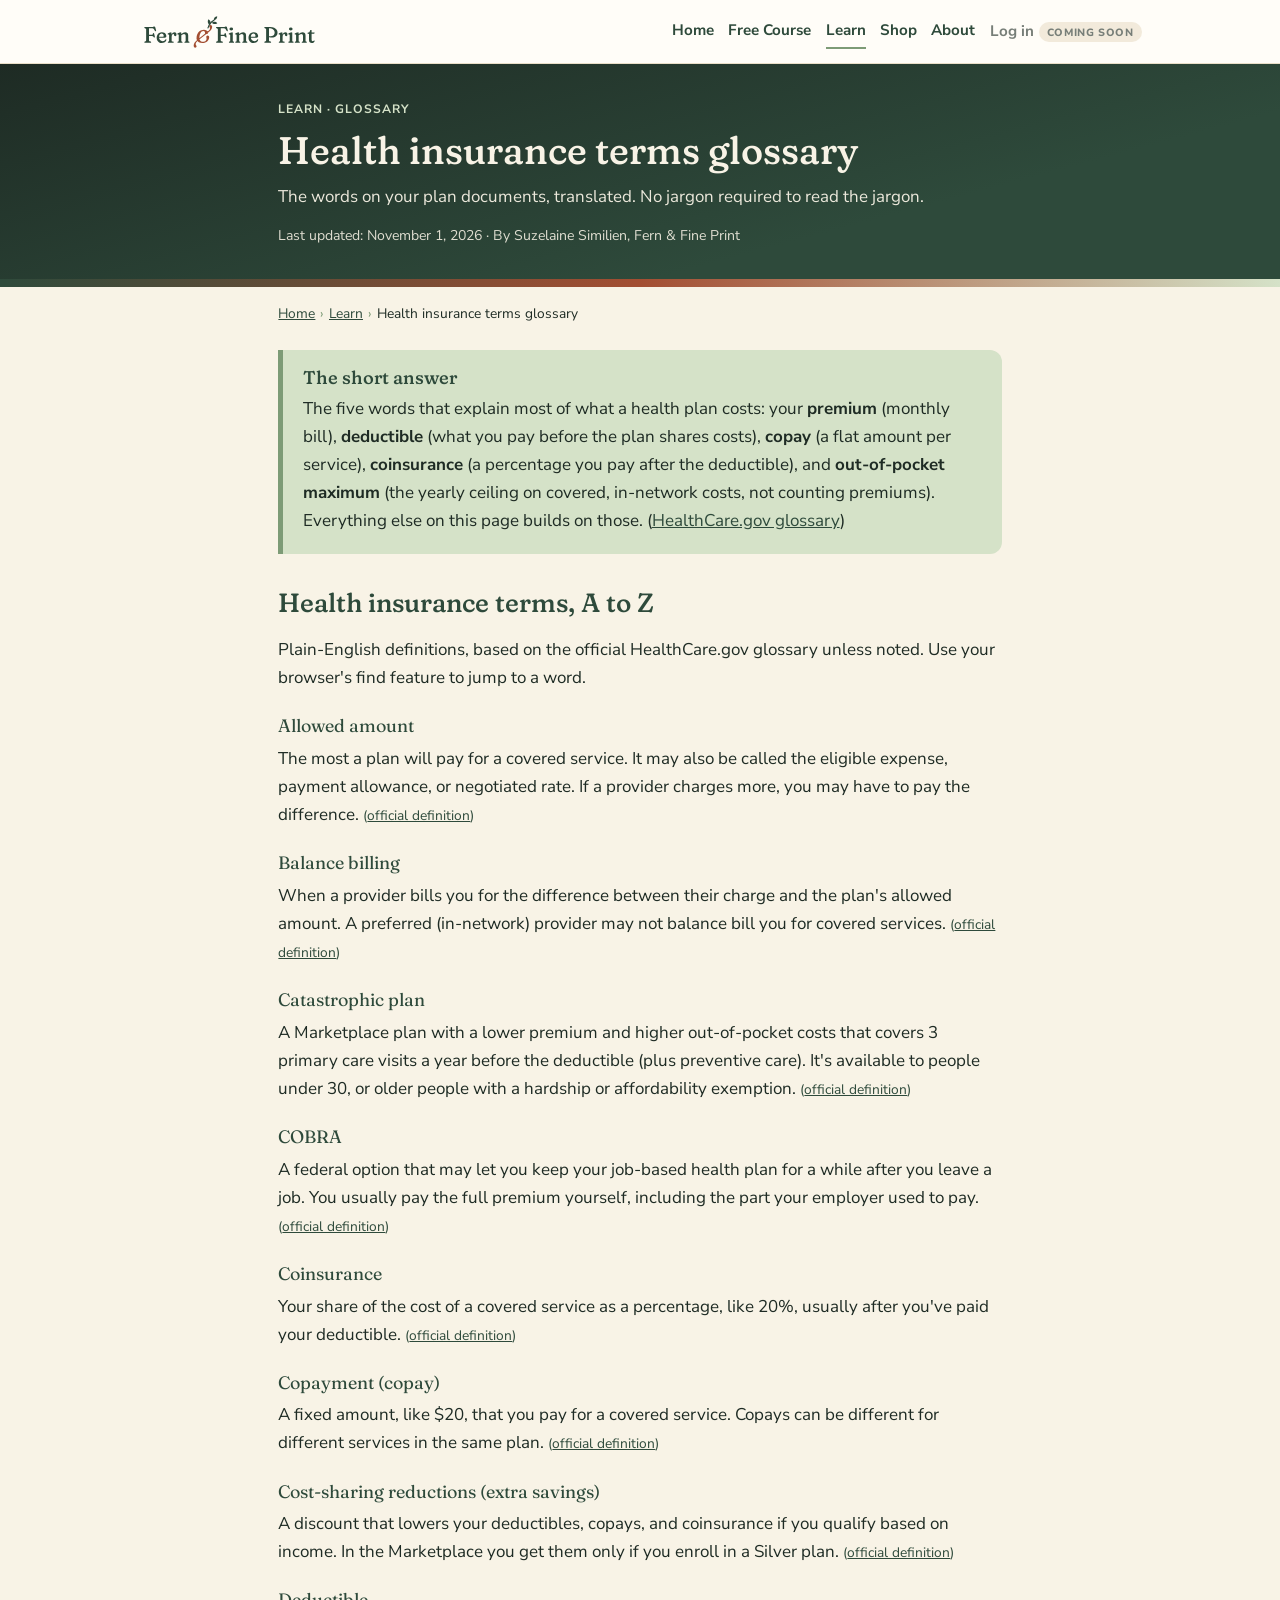
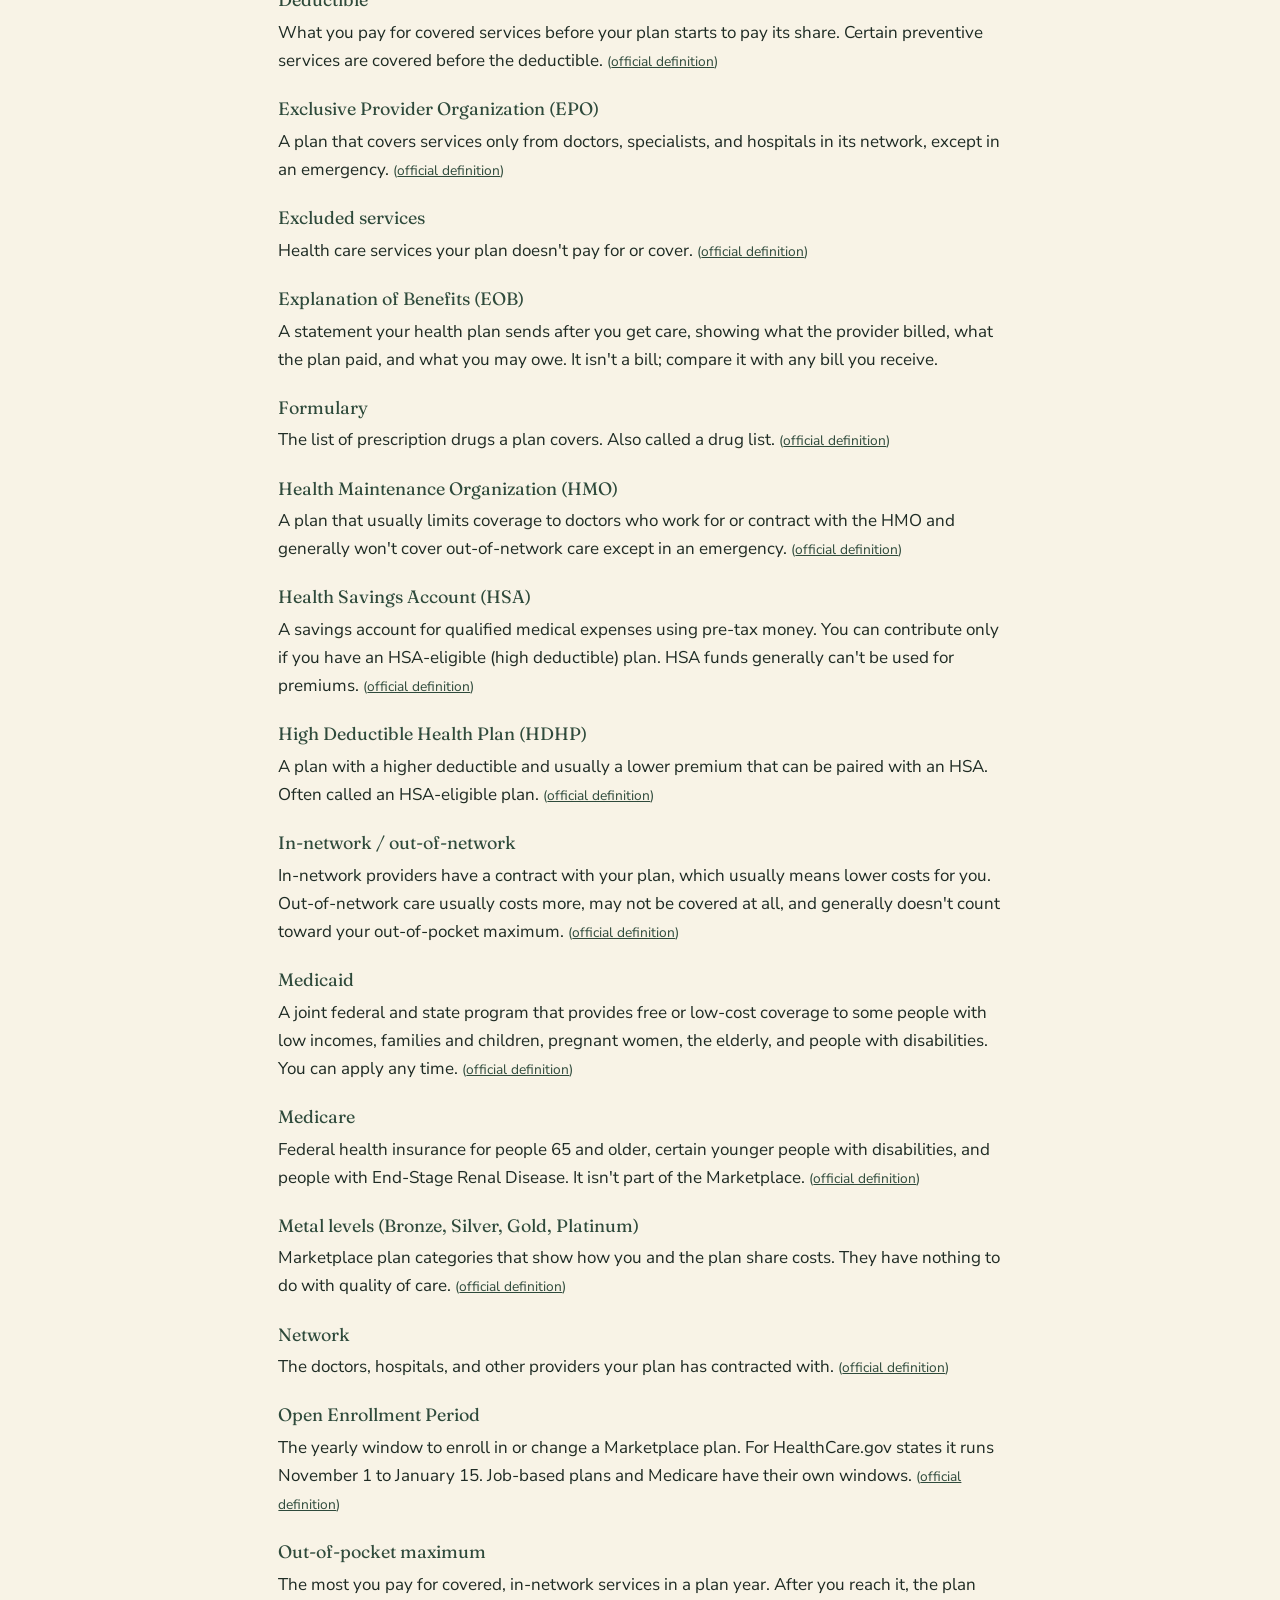
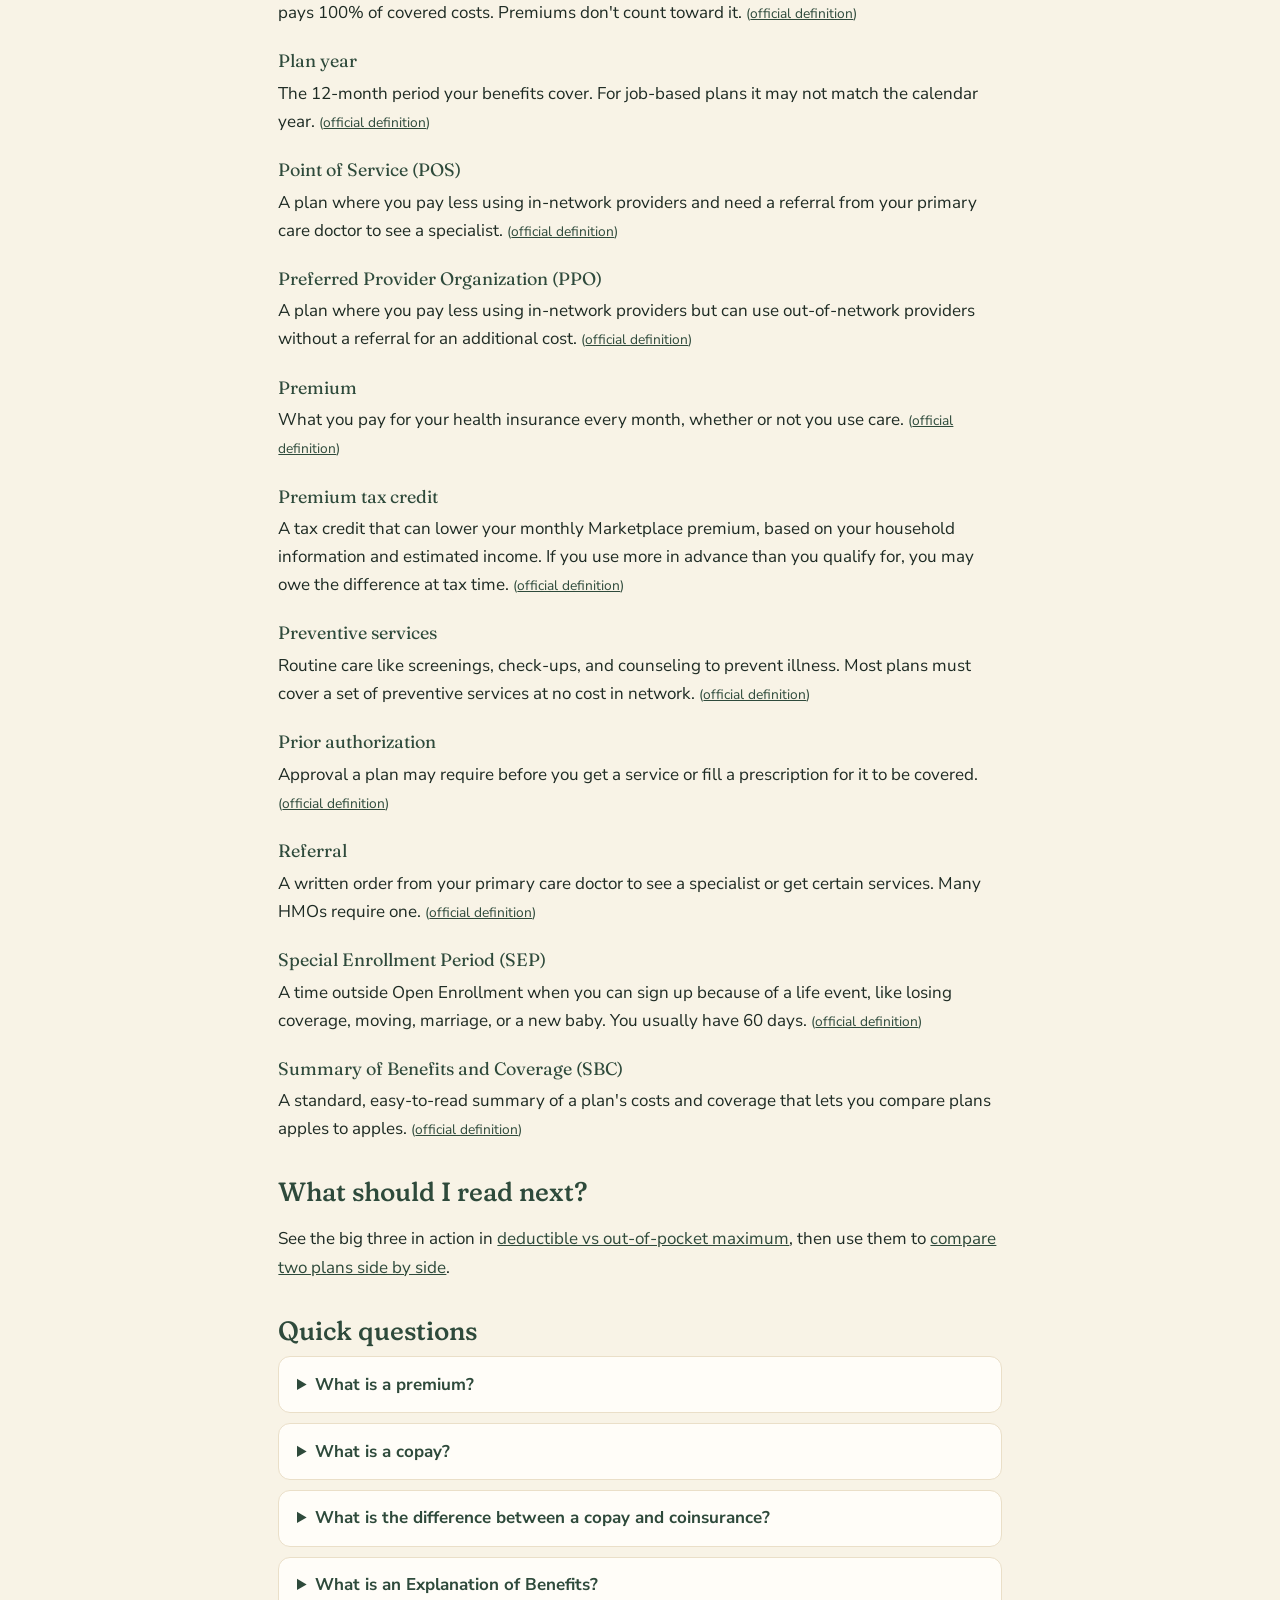
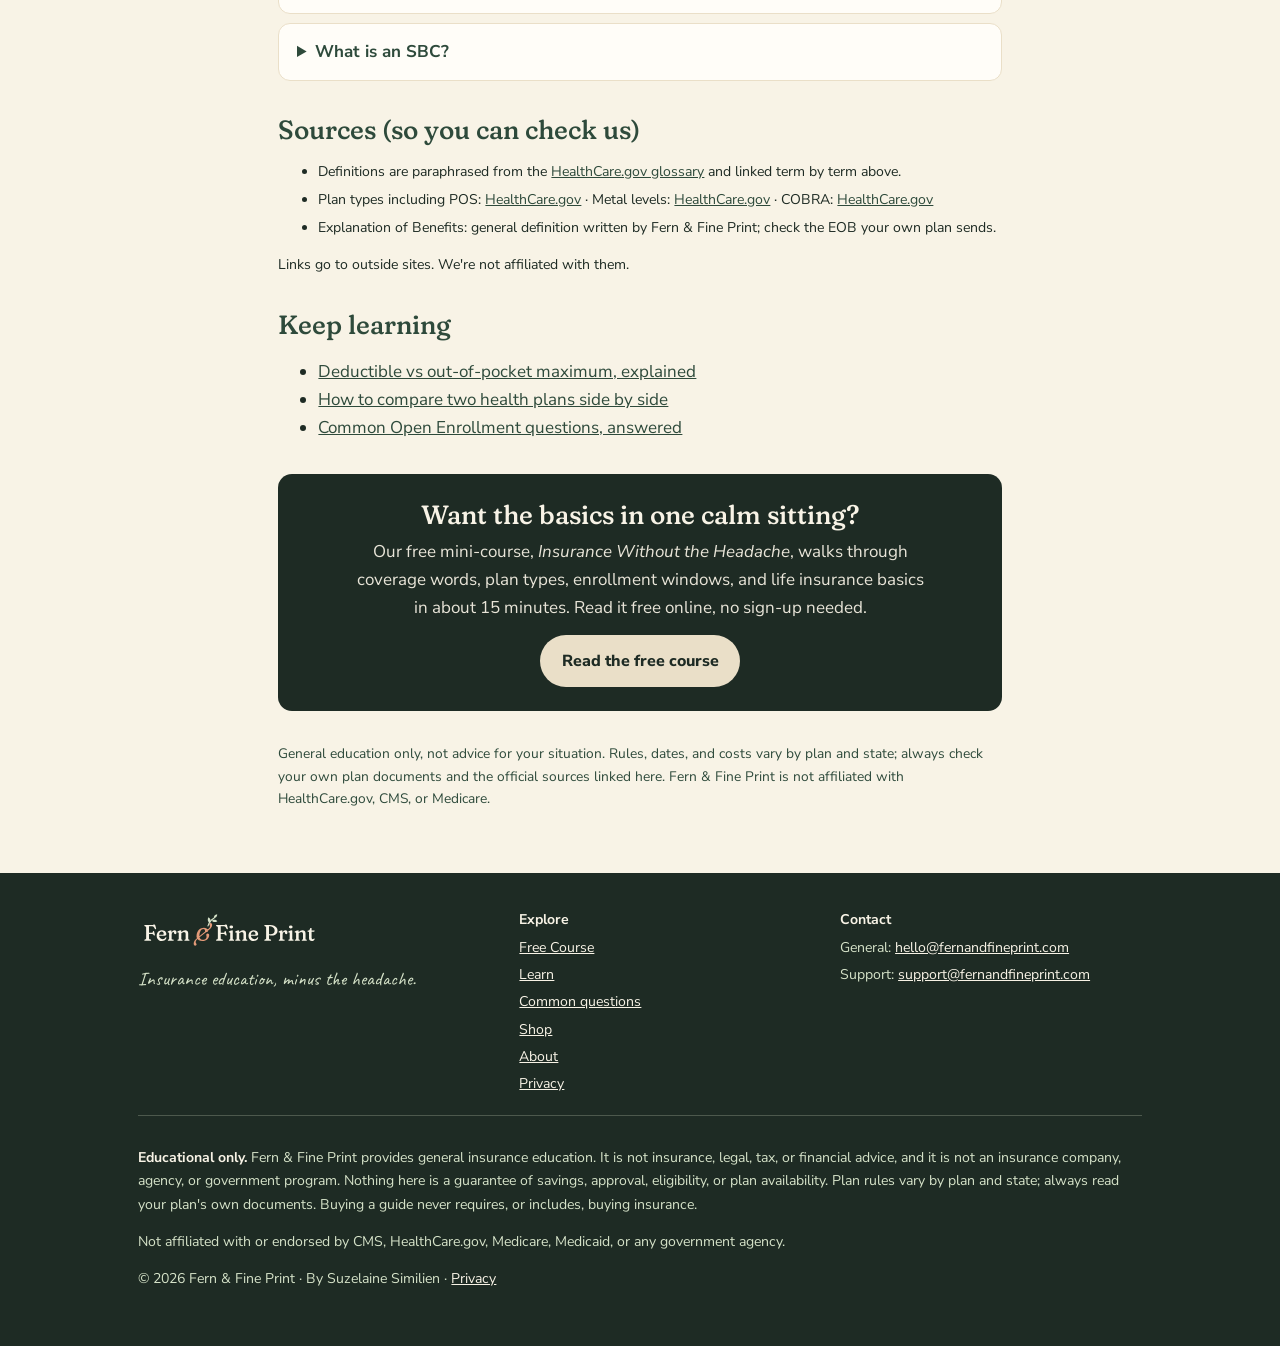
<file: learn/health-insurance-terms-glossary/index.html>
<!DOCTYPE html>
<html lang="en">
<head>
  <meta charset="utf-8" />
  <meta name="viewport" content="width=device-width, initial-scale=1" />
  <title>Health Insurance Terms Glossary in Plain English · Fern &amp; Fine Print</title>
  <meta name="description" content="Health insurance terms in plain English: premium, deductible, copay, coinsurance, out-of-pocket maximum, HMO, PPO, formulary, HSA, and more." />
  <link rel="canonical" href="https://fernandfineprint.com/learn/health-insurance-terms-glossary/" />
  <meta property="og:type" content="article" />
  <meta property="og:site_name" content="Fern &amp; Fine Print" />
  <meta property="og:title" content="Health Insurance Terms Glossary in Plain English · Fern &amp; Fine Print" />
  <meta property="og:description" content="Health insurance terms in plain English: premium, deductible, copay, coinsurance, out-of-pocket maximum, HMO, PPO, formulary, HSA, and more." />
  <meta property="og:url" content="https://fernandfineprint.com/learn/health-insurance-terms-glossary/" />
  <meta property="og:image" content="https://fernandfineprint.com/assets/og-image.png" />
  <meta property="og:image:width" content="1200" />
  <meta property="og:image:height" content="630" />
  <meta property="og:image:alt" content="Fern &amp; Fine Print: insurance education, minus the headache" />
  <meta property="og:locale" content="en_US" />
  <meta name="twitter:card" content="summary_large_image" />
  <meta name="twitter:title" content="Health Insurance Terms Glossary in Plain English · Fern &amp; Fine Print" />
  <meta name="twitter:description" content="Health insurance terms in plain English: premium, deductible, copay, coinsurance, out-of-pocket maximum, HMO, PPO, formulary, HSA, and more." />
  <meta name="twitter:image" content="https://fernandfineprint.com/assets/og-image.png" />
  <meta name="theme-color" content="#2E4A3B" />
  <link rel="icon" href="/assets/favicon.ico" sizes="any" />
  <link rel="icon" href="/assets/favicon.svg" type="image/svg+xml" />
  <link rel="icon" href="/assets/favicon-32.png" type="image/png" sizes="32x32" />
  <link rel="apple-touch-icon" href="/assets/apple-touch-icon.png" />
  <link rel="preconnect" href="https://fonts.googleapis.com" /><link rel="preconnect" href="https://fonts.gstatic.com" crossorigin />
  <link href="https://fonts.googleapis.com/css2?family=Caveat:wght@500..700&family=Fraunces:ital,opsz,wght,SOFT,WONK@0,9..144,300..700,0..100,0..1;1,9..144,300..700,0..100,0..1&family=Nunito+Sans:ital,opsz,wght@0,6..12,400..800;1,6..12,400..800&display=swap" rel="stylesheet" />
  <link rel="stylesheet" href="/assets/site.css" />
  <script type="application/ld+json">
{
 "@context": "https://schema.org",
 "@type": "Article",
 "headline": "Health insurance terms glossary",
 "description": "Health insurance terms in plain English: premium, deductible, copay, coinsurance, out-of-pocket maximum, HMO, PPO, formulary, HSA, and more.",
 "url": "https://fernandfineprint.com/learn/health-insurance-terms-glossary/",
 "mainEntityOfPage": "https://fernandfineprint.com/learn/health-insurance-terms-glossary/",
 "datePublished": "2026-11-01",
 "dateModified": "2026-11-01",
 "inLanguage": "en-US",
 "image": "https://fernandfineprint.com/assets/og-image.png",
 "author": {
  "@type": "Person",
  "name": "Suzelaine Similien",
  "url": "https://fernandfineprint.com/#about"
 },
 "publisher": {
  "@type": "Organization",
  "@id": "https://fernandfineprint.com/#organization",
  "name": "Fern & Fine Print",
  "url": "https://fernandfineprint.com/"
 },
 "isPartOf": {
  "@type": "WebSite",
  "@id": "https://fernandfineprint.com/#website"
 }
}
</script>
  <script type="application/ld+json">
{
 "@context": "https://schema.org",
 "@type": "BreadcrumbList",
 "itemListElement": [
  {
   "@type": "ListItem",
   "position": 1,
   "name": "Home",
   "item": "https://fernandfineprint.com/"
  },
  {
   "@type": "ListItem",
   "position": 2,
   "name": "Learn",
   "item": "https://fernandfineprint.com/learn/"
  },
  {
   "@type": "ListItem",
   "position": 3,
   "name": "Health insurance terms glossary",
   "item": "https://fernandfineprint.com/learn/health-insurance-terms-glossary/"
  }
 ]
}
</script>
  <script type="application/ld+json">
{
 "@context": "https://schema.org",
 "@type": "FAQPage",
 "mainEntity": [
  {
   "@type": "Question",
   "name": "What is a premium?",
   "acceptedAnswer": {
    "@type": "Answer",
    "text": "Your premium is the amount you pay for health insurance every month, whether or not you use care."
   }
  },
  {
   "@type": "Question",
   "name": "What is a copay?",
   "acceptedAnswer": {
    "@type": "Answer",
    "text": "A copay is a fixed amount, like $20, that you pay for a covered service. Copays can differ for different services in the same plan."
   }
  },
  {
   "@type": "Question",
   "name": "What is the difference between a copay and coinsurance?",
   "acceptedAnswer": {
    "@type": "Answer",
    "text": "A copay is a flat dollar amount per service. Coinsurance is a percentage of the allowed amount, like 20%, usually after you meet your deductible."
   }
  },
  {
   "@type": "Question",
   "name": "What is an Explanation of Benefits?",
   "acceptedAnswer": {
    "@type": "Answer",
    "text": "An Explanation of Benefits (EOB) is a statement from your plan showing what was billed, what the plan paid, and what you may owe. It isn't a bill."
   }
  },
  {
   "@type": "Question",
   "name": "What is an SBC?",
   "acceptedAnswer": {
    "@type": "Answer",
    "text": "A Summary of Benefits and Coverage is a standard, easy-to-read summary of a plan's costs and coverage that helps you compare plans apples to apples."
   }
  }
 ]
}
</script>
  <script type="application/ld+json">
{
 "@context": "https://schema.org",
 "@type": "DefinedTermSet",
 "name": "Health insurance terms glossary",
 "url": "https://fernandfineprint.com/learn/health-insurance-terms-glossary/",
 "hasDefinedTerm": [
  {
   "@type": "DefinedTerm",
   "name": "Allowed amount",
   "description": "The most a plan will pay for a covered service. It may also be called the eligible expense, payment allowance, or negotiated rate. If a provider charges more, you may have to pay the difference."
  },
  {
   "@type": "DefinedTerm",
   "name": "Balance billing",
   "description": "When a provider bills you for the difference between their charge and the plan's allowed amount. A preferred (in-network) provider may not balance bill you for covered services."
  },
  {
   "@type": "DefinedTerm",
   "name": "Catastrophic plan",
   "description": "A Marketplace plan with a lower premium and higher out-of-pocket costs that covers 3 primary care visits a year before the deductible (plus preventive care). It's available to people under 30, or older people with a hardship or affordability exemption."
  },
  {
   "@type": "DefinedTerm",
   "name": "COBRA",
   "description": "A federal option that may let you keep your job-based health plan for a while after you leave a job. You usually pay the full premium yourself, including the part your employer used to pay."
  },
  {
   "@type": "DefinedTerm",
   "name": "Coinsurance",
   "description": "Your share of the cost of a covered service as a percentage, like 20%, usually after you've paid your deductible."
  },
  {
   "@type": "DefinedTerm",
   "name": "Copayment (copay)",
   "description": "A fixed amount, like $20, that you pay for a covered service. Copays can be different for different services in the same plan."
  },
  {
   "@type": "DefinedTerm",
   "name": "Cost-sharing reductions (extra savings)",
   "description": "A discount that lowers your deductibles, copays, and coinsurance if you qualify based on income. In the Marketplace you get them only if you enroll in a Silver plan."
  },
  {
   "@type": "DefinedTerm",
   "name": "Deductible",
   "description": "What you pay for covered services before your plan starts to pay its share. Certain preventive services are covered before the deductible."
  },
  {
   "@type": "DefinedTerm",
   "name": "Exclusive Provider Organization (EPO)",
   "description": "A plan that covers services only from doctors, specialists, and hospitals in its network, except in an emergency."
  },
  {
   "@type": "DefinedTerm",
   "name": "Excluded services",
   "description": "Health care services your plan doesn't pay for or cover."
  },
  {
   "@type": "DefinedTerm",
   "name": "Explanation of Benefits (EOB)",
   "description": "A statement your health plan sends after you get care, showing what the provider billed, what the plan paid, and what you may owe. It isn't a bill; compare it with any bill you receive."
  },
  {
   "@type": "DefinedTerm",
   "name": "Formulary",
   "description": "The list of prescription drugs a plan covers. Also called a drug list."
  },
  {
   "@type": "DefinedTerm",
   "name": "Health Maintenance Organization (HMO)",
   "description": "A plan that usually limits coverage to doctors who work for or contract with the HMO and generally won't cover out-of-network care except in an emergency."
  },
  {
   "@type": "DefinedTerm",
   "name": "Health Savings Account (HSA)",
   "description": "A savings account for qualified medical expenses using pre-tax money. You can contribute only if you have an HSA-eligible (high deductible) plan. HSA funds generally can't be used for premiums."
  },
  {
   "@type": "DefinedTerm",
   "name": "High Deductible Health Plan (HDHP)",
   "description": "A plan with a higher deductible and usually a lower premium that can be paired with an HSA. Often called an HSA-eligible plan."
  },
  {
   "@type": "DefinedTerm",
   "name": "In-network / out-of-network",
   "description": "In-network providers have a contract with your plan, which usually means lower costs for you. Out-of-network care usually costs more, may not be covered at all, and generally doesn't count toward your out-of-pocket maximum."
  },
  {
   "@type": "DefinedTerm",
   "name": "Medicaid",
   "description": "A joint federal and state program that provides free or low-cost coverage to some people with low incomes, families and children, pregnant women, the elderly, and people with disabilities. You can apply any time."
  },
  {
   "@type": "DefinedTerm",
   "name": "Medicare",
   "description": "Federal health insurance for people 65 and older, certain younger people with disabilities, and people with End-Stage Renal Disease. It isn't part of the Marketplace."
  },
  {
   "@type": "DefinedTerm",
   "name": "Metal levels (Bronze, Silver, Gold, Platinum)",
   "description": "Marketplace plan categories that show how you and the plan share costs. They have nothing to do with quality of care."
  },
  {
   "@type": "DefinedTerm",
   "name": "Network",
   "description": "The doctors, hospitals, and other providers your plan has contracted with."
  },
  {
   "@type": "DefinedTerm",
   "name": "Open Enrollment Period",
   "description": "The yearly window to enroll in or change a Marketplace plan. For HealthCare.gov states it runs November 1 to January 15. Job-based plans and Medicare have their own windows."
  },
  {
   "@type": "DefinedTerm",
   "name": "Out-of-pocket maximum",
   "description": "The most you pay for covered, in-network services in a plan year. After you reach it, the plan pays 100% of covered costs. Premiums don't count toward it."
  },
  {
   "@type": "DefinedTerm",
   "name": "Plan year",
   "description": "The 12-month period your benefits cover. For job-based plans it may not match the calendar year."
  },
  {
   "@type": "DefinedTerm",
   "name": "Point of Service (POS)",
   "description": "A plan where you pay less using in-network providers and need a referral from your primary care doctor to see a specialist."
  },
  {
   "@type": "DefinedTerm",
   "name": "Preferred Provider Organization (PPO)",
   "description": "A plan where you pay less using in-network providers but can use out-of-network providers without a referral for an additional cost."
  },
  {
   "@type": "DefinedTerm",
   "name": "Premium",
   "description": "What you pay for your health insurance every month, whether or not you use care."
  },
  {
   "@type": "DefinedTerm",
   "name": "Premium tax credit",
   "description": "A tax credit that can lower your monthly Marketplace premium, based on your household information and estimated income. If you use more in advance than you qualify for, you may owe the difference at tax time."
  },
  {
   "@type": "DefinedTerm",
   "name": "Preventive services",
   "description": "Routine care like screenings, check-ups, and counseling to prevent illness. Most plans must cover a set of preventive services at no cost in network."
  },
  {
   "@type": "DefinedTerm",
   "name": "Prior authorization",
   "description": "Approval a plan may require before you get a service or fill a prescription for it to be covered."
  },
  {
   "@type": "DefinedTerm",
   "name": "Referral",
   "description": "A written order from your primary care doctor to see a specialist or get certain services. Many HMOs require one."
  },
  {
   "@type": "DefinedTerm",
   "name": "Special Enrollment Period (SEP)",
   "description": "A time outside Open Enrollment when you can sign up because of a life event, like losing coverage, moving, marriage, or a new baby. You usually have 60 days."
  },
  {
   "@type": "DefinedTerm",
   "name": "Summary of Benefits and Coverage (SBC)",
   "description": "A standard, easy-to-read summary of a plan's costs and coverage that lets you compare plans apples to apples."
  }
 ]
}
</script>
</head>
<body>
  <a class="skip" href="#main">Skip to content</a>
  <div class="site-head"><div class="wrap">
    <a href="/" aria-label="Fern &amp; Fine Print home"><img class="logo" src="/assets/ffp_wordmark_small_light.svg" alt="Fern &amp; Fine Print" width="182" height="44"></a>
    <nav class="main" aria-label="Main">
      <a href="/">Home</a>
      <a href="/course/">Free Course</a>
      <a href="/learn/" aria-current="page">Learn</a>
      <a href="/shop/">Shop</a>
      <a href="/#about">About</a>
      <span class="login" aria-disabled="true" title="Member log-in opens when the shop does">Log in<span class="soon">Coming soon</span></span>
    </nav>
  </div></div>

  <header class="page-head">
    <div class="wrap read">
      <div class="eyebrow">Learn · Glossary</div>
      <h1>Health insurance terms glossary</h1>
      <p class="lede">The words on your plan documents, translated. No jargon required to read the jargon.</p>
      <p class="meta">Last updated: <time datetime="2026-11-01">November 1, 2026</time> · By Suzelaine Similien, Fern &amp; Fine Print</p>
    </div>
  </header>
  <div class="wave"></div>
  <main id="main">
    <div class="wrap read">
      <nav class="crumbs" aria-label="Breadcrumb"><ol><li><a href="/">Home</a></li><li><a href="/learn/">Learn</a></li><li aria-current="page">Health insurance terms glossary</li></ol></nav>
      <article>
        <section class="answer" aria-labelledby="short-answer">
          <h2 id="short-answer">The short answer</h2>
          <p>The five words that explain most of what a health plan costs: your <strong>premium</strong> (monthly bill), <strong>deductible</strong> (what you pay before the plan shares costs), <strong>copay</strong> (a flat amount per service), <strong>coinsurance</strong> (a percentage you pay after the deductible), and <strong>out-of-pocket maximum</strong> (the yearly ceiling on covered, in-network costs, not counting premiums). Everything else on this page builds on those. (<a href="https://www.healthcare.gov/glossary/" rel="noopener">HealthCare.gov glossary</a>)</p>
        </section>

        <h2 id="terms">Health insurance terms, A to Z</h2>
        <p>Plain-English definitions, based on the official HealthCare.gov glossary unless noted. Use your browser's find feature to jump to a word.</p>
        <dl class="glossary">
          <dt id="allowed-amount">Allowed amount</dt>
          <dd>The most a plan will pay for a covered service. It may also be called the eligible expense, payment allowance, or negotiated rate. If a provider charges more, you may have to pay the difference. <span class="note">(<a href="https://www.healthcare.gov/glossary/allowed-amount/" rel="noopener">official definition</a>)</span></dd>
          <dt id="balance-billing">Balance billing</dt>
          <dd>When a provider bills you for the difference between their charge and the plan's allowed amount. A preferred (in-network) provider may not balance bill you for covered services. <span class="note">(<a href="https://www.healthcare.gov/glossary/balance-billing/" rel="noopener">official definition</a>)</span></dd>
          <dt id="catastrophic-plan">Catastrophic plan</dt>
          <dd>A Marketplace plan with a lower premium and higher out-of-pocket costs that covers 3 primary care visits a year before the deductible (plus preventive care). It's available to people under 30, or older people with a hardship or affordability exemption. <span class="note">(<a href="https://www.healthcare.gov/glossary/catastrophic-health-plan/" rel="noopener">official definition</a>)</span></dd>
          <dt id="cobra">COBRA</dt>
          <dd>A federal option that may let you keep your job-based health plan for a while after you leave a job. You usually pay the full premium yourself, including the part your employer used to pay. <span class="note">(<a href="https://www.healthcare.gov/have-job-based-coverage/if-you-lose-job-based-coverage/" rel="noopener">official definition</a>)</span></dd>
          <dt id="coinsurance">Coinsurance</dt>
          <dd>Your share of the cost of a covered service as a percentage, like 20%, usually after you've paid your deductible. <span class="note">(<a href="https://www.healthcare.gov/glossary/co-insurance/" rel="noopener">official definition</a>)</span></dd>
          <dt id="copayment-copay">Copayment (copay)</dt>
          <dd>A fixed amount, like $20, that you pay for a covered service. Copays can be different for different services in the same plan. <span class="note">(<a href="https://www.healthcare.gov/glossary/co-payment/" rel="noopener">official definition</a>)</span></dd>
          <dt id="cost-sharing-reductions-extra-savings">Cost-sharing reductions (extra savings)</dt>
          <dd>A discount that lowers your deductibles, copays, and coinsurance if you qualify based on income. In the Marketplace you get them only if you enroll in a Silver plan. <span class="note">(<a href="https://www.healthcare.gov/glossary/cost-sharing-reduction/" rel="noopener">official definition</a>)</span></dd>
          <dt id="deductible">Deductible</dt>
          <dd>What you pay for covered services before your plan starts to pay its share. Certain preventive services are covered before the deductible. <span class="note">(<a href="https://www.healthcare.gov/glossary/deductible/" rel="noopener">official definition</a>)</span></dd>
          <dt id="exclusive-provider-organization-epo">Exclusive Provider Organization (EPO)</dt>
          <dd>A plan that covers services only from doctors, specialists, and hospitals in its network, except in an emergency. <span class="note">(<a href="https://www.healthcare.gov/glossary/exclusive-provider-organization-epo-plan/" rel="noopener">official definition</a>)</span></dd>
          <dt id="excluded-services">Excluded services</dt>
          <dd>Health care services your plan doesn't pay for or cover. <span class="note">(<a href="https://www.healthcare.gov/glossary/excluded-services/" rel="noopener">official definition</a>)</span></dd>
          <dt id="explanation-of-benefits-eob">Explanation of Benefits (EOB)</dt>
          <dd>A statement your health plan sends after you get care, showing what the provider billed, what the plan paid, and what you may owe. It isn't a bill; compare it with any bill you receive.</dd>
          <dt id="formulary">Formulary</dt>
          <dd>The list of prescription drugs a plan covers. Also called a drug list. <span class="note">(<a href="https://www.healthcare.gov/glossary/formulary/" rel="noopener">official definition</a>)</span></dd>
          <dt id="health-maintenance-organization-hmo">Health Maintenance Organization (HMO)</dt>
          <dd>A plan that usually limits coverage to doctors who work for or contract with the HMO and generally won't cover out-of-network care except in an emergency. <span class="note">(<a href="https://www.healthcare.gov/glossary/health-maintenance-organization-hmo/" rel="noopener">official definition</a>)</span></dd>
          <dt id="health-savings-account-hsa">Health Savings Account (HSA)</dt>
          <dd>A savings account for qualified medical expenses using pre-tax money. You can contribute only if you have an HSA-eligible (high deductible) plan. HSA funds generally can't be used for premiums. <span class="note">(<a href="https://www.healthcare.gov/glossary/health-savings-account-hsa/" rel="noopener">official definition</a>)</span></dd>
          <dt id="high-deductible-health-plan-hdhp">High Deductible Health Plan (HDHP)</dt>
          <dd>A plan with a higher deductible and usually a lower premium that can be paired with an HSA. Often called an HSA-eligible plan. <span class="note">(<a href="https://www.healthcare.gov/glossary/high-deductible-health-plan/" rel="noopener">official definition</a>)</span></dd>
          <dt id="in-network-out-of-network">In-network / out-of-network</dt>
          <dd>In-network providers have a contract with your plan, which usually means lower costs for you. Out-of-network care usually costs more, may not be covered at all, and generally doesn't count toward your out-of-pocket maximum. <span class="note">(<a href="https://www.healthcare.gov/glossary/network/" rel="noopener">official definition</a>)</span></dd>
          <dt id="medicaid">Medicaid</dt>
          <dd>A joint federal and state program that provides free or low-cost coverage to some people with low incomes, families and children, pregnant women, the elderly, and people with disabilities. You can apply any time. <span class="note">(<a href="https://www.healthcare.gov/glossary/medicaid/" rel="noopener">official definition</a>)</span></dd>
          <dt id="medicare">Medicare</dt>
          <dd>Federal health insurance for people 65 and older, certain younger people with disabilities, and people with End-Stage Renal Disease. It isn't part of the Marketplace. <span class="note">(<a href="https://www.healthcare.gov/glossary/medicare/" rel="noopener">official definition</a>)</span></dd>
          <dt id="metal-levels-bronze-silver-gold-platinum">Metal levels (Bronze, Silver, Gold, Platinum)</dt>
          <dd>Marketplace plan categories that show how you and the plan share costs. They have nothing to do with quality of care. <span class="note">(<a href="https://www.healthcare.gov/choose-a-plan/plans-categories/" rel="noopener">official definition</a>)</span></dd>
          <dt id="network">Network</dt>
          <dd>The doctors, hospitals, and other providers your plan has contracted with. <span class="note">(<a href="https://www.healthcare.gov/glossary/network/" rel="noopener">official definition</a>)</span></dd>
          <dt id="open-enrollment-period">Open Enrollment Period</dt>
          <dd>The yearly window to enroll in or change a Marketplace plan. For HealthCare.gov states it runs November 1 to January 15. Job-based plans and Medicare have their own windows. <span class="note">(<a href="https://www.healthcare.gov/glossary/open-enrollment-period/" rel="noopener">official definition</a>)</span></dd>
          <dt id="out-of-pocket-maximum">Out-of-pocket maximum</dt>
          <dd>The most you pay for covered, in-network services in a plan year. After you reach it, the plan pays 100% of covered costs. Premiums don't count toward it. <span class="note">(<a href="https://www.healthcare.gov/glossary/out-of-pocket-maximum-limit/" rel="noopener">official definition</a>)</span></dd>
          <dt id="plan-year">Plan year</dt>
          <dd>The 12-month period your benefits cover. For job-based plans it may not match the calendar year. <span class="note">(<a href="https://www.healthcare.gov/glossary/plan-year/" rel="noopener">official definition</a>)</span></dd>
          <dt id="point-of-service-pos">Point of Service (POS)</dt>
          <dd>A plan where you pay less using in-network providers and need a referral from your primary care doctor to see a specialist. <span class="note">(<a href="https://www.healthcare.gov/choose-a-plan/plan-types/" rel="noopener">official definition</a>)</span></dd>
          <dt id="preferred-provider-organization-ppo">Preferred Provider Organization (PPO)</dt>
          <dd>A plan where you pay less using in-network providers but can use out-of-network providers without a referral for an additional cost. <span class="note">(<a href="https://www.healthcare.gov/glossary/preferred-provider-organization-ppo/" rel="noopener">official definition</a>)</span></dd>
          <dt id="premium">Premium</dt>
          <dd>What you pay for your health insurance every month, whether or not you use care. <span class="note">(<a href="https://www.healthcare.gov/glossary/premium/" rel="noopener">official definition</a>)</span></dd>
          <dt id="premium-tax-credit">Premium tax credit</dt>
          <dd>A tax credit that can lower your monthly Marketplace premium, based on your household information and estimated income. If you use more in advance than you qualify for, you may owe the difference at tax time. <span class="note">(<a href="https://www.healthcare.gov/glossary/premium-tax-credit/" rel="noopener">official definition</a>)</span></dd>
          <dt id="preventive-services">Preventive services</dt>
          <dd>Routine care like screenings, check-ups, and counseling to prevent illness. Most plans must cover a set of preventive services at no cost in network. <span class="note">(<a href="https://www.healthcare.gov/coverage/preventive-care-benefits/" rel="noopener">official definition</a>)</span></dd>
          <dt id="prior-authorization">Prior authorization</dt>
          <dd>Approval a plan may require before you get a service or fill a prescription for it to be covered. <span class="note">(<a href="https://www.healthcare.gov/glossary/prior-authorization/" rel="noopener">official definition</a>)</span></dd>
          <dt id="referral">Referral</dt>
          <dd>A written order from your primary care doctor to see a specialist or get certain services. Many HMOs require one. <span class="note">(<a href="https://www.healthcare.gov/glossary/referral/" rel="noopener">official definition</a>)</span></dd>
          <dt id="special-enrollment-period-sep">Special Enrollment Period (SEP)</dt>
          <dd>A time outside Open Enrollment when you can sign up because of a life event, like losing coverage, moving, marriage, or a new baby. You usually have 60 days. <span class="note">(<a href="https://www.healthcare.gov/glossary/special-enrollment-period/" rel="noopener">official definition</a>)</span></dd>
          <dt id="summary-of-benefits-and-coverage-sbc">Summary of Benefits and Coverage (SBC)</dt>
          <dd>A standard, easy-to-read summary of a plan's costs and coverage that lets you compare plans apples to apples. <span class="note">(<a href="https://www.healthcare.gov/glossary/summary-of-benefits-and-coverage/" rel="noopener">official definition</a>)</span></dd>
        </dl>
        <h2 id="next">What should I read next?</h2>
        <p>See the big three in action in <a href="/learn/deductible-vs-out-of-pocket-maximum/">deductible vs out-of-pocket maximum</a>, then use them to <a href="/learn/compare-health-plans-side-by-side/">compare two plans side by side</a>.</p>

<section class="faq" aria-labelledby="faq-title"><h2 id="faq-title">Quick questions</h2>
<details><summary>What is a premium?</summary><p>Your premium is the amount you pay for health insurance every month, whether or not you use care.</p></details>
<details><summary>What is a copay?</summary><p>A copay is a fixed amount, like $20, that you pay for a covered service. Copays can differ for different services in the same plan.</p></details>
<details><summary>What is the difference between a copay and coinsurance?</summary><p>A copay is a flat dollar amount per service. Coinsurance is a percentage of the allowed amount, like 20%, usually after you meet your deductible.</p></details>
<details><summary>What is an Explanation of Benefits?</summary><p>An Explanation of Benefits (EOB) is a statement from your plan showing what was billed, what the plan paid, and what you may owe. It isn't a bill.</p></details>
<details><summary>What is an SBC?</summary><p>A Summary of Benefits and Coverage is a standard, easy-to-read summary of a plan's costs and coverage that helps you compare plans apples to apples.</p></details>
</section>
        <section class="sources" aria-labelledby="sources-title">
          <h2 id="sources-title">Sources (so you can check us)</h2>
          <ul>
<li>Definitions are paraphrased from the <a href="https://www.healthcare.gov/glossary/" rel="noopener">HealthCare.gov glossary</a> and linked term by term above.</li>
<li>Plan types including POS: <a href="https://www.healthcare.gov/choose-a-plan/plan-types/" rel="noopener">HealthCare.gov</a> · Metal levels: <a href="https://www.healthcare.gov/choose-a-plan/plans-categories/" rel="noopener">HealthCare.gov</a> · COBRA: <a href="https://www.healthcare.gov/have-job-based-coverage/if-you-lose-job-based-coverage/" rel="noopener">HealthCare.gov</a></li>
<li>Explanation of Benefits: general definition written by Fern &amp; Fine Print; check the EOB your own plan sends.</li>
          </ul>
          <p>Links go to outside sites. We're not affiliated with them.</p>
        </section>
      </article>
      <section aria-labelledby="related-title">
        <h2 id="related-title">Keep learning</h2>
        <ul>
<li><a href="/learn/deductible-vs-out-of-pocket-maximum/">Deductible vs out-of-pocket maximum, explained</a></li>
<li><a href="/learn/compare-health-plans-side-by-side/">How to compare two health plans side by side</a></li>
<li><a href="/learn/questions/">Common Open Enrollment questions, answered</a></li>
        </ul>
      </section>
<section class="invite" aria-labelledby="invite-title">
  <h2 id="invite-title">Want the basics in one calm sitting?</h2>
  <p>Our free mini-course, <em>Insurance Without the Headache</em>, walks through coverage words, plan types, enrollment windows, and life insurance basics in about 15 minutes. Read it free online, no sign-up needed.</p>
  <a class="btn" href="/course/">Read the free course</a>
</section>
      <p class="note">General education only, not advice for your situation. Rules, dates, and costs vary by plan and state; always check your own plan documents and the official sources linked here. Fern &amp; Fine Print is not affiliated with HealthCare.gov, CMS, or Medicare.</p>
    </div>
  </main>
  <footer>
    <div class="wrap">
      <div class="foot-grid">
        <div>
          <img src="/assets/ffp_wordmark_small_dark.svg" alt="Fern &amp; Fine Print" width="182" height="44" style="height:44px;width:auto" loading="lazy">
          <p class="tagline">Insurance education, minus the headache.</p>
        </div>
        <div>
          <strong>Explore</strong>
          <ul><li><a href="/course/">Free Course</a></li><li><a href="/learn/">Learn</a></li><li><a href="/learn/questions/">Common questions</a></li><li><a href="/shop/">Shop</a></li><li><a href="/#about">About</a></li><li><a href="/privacy.html">Privacy</a></li></ul>
        </div>
        <div>
          <strong>Contact</strong>
          <ul><li>General: <a href="mailto:hello@fernandfineprint.com">hello@fernandfineprint.com</a></li><li>Support: <a href="mailto:support@fernandfineprint.com">support@fernandfineprint.com</a></li></ul>
        </div>
      </div>
      <div class="legal">
        <p><strong>Educational only.</strong> Fern &amp; Fine Print provides general insurance education. It is not insurance, legal, tax, or financial advice, and it is not an insurance company, agency, or government program. Nothing here is a guarantee of savings, approval, eligibility, or plan availability. Plan rules vary by plan and state; always read your plan's own documents. Buying a guide never requires, or includes, buying insurance.</p>
        <p>Not affiliated with or endorsed by CMS, HealthCare.gov, Medicare, Medicaid, or any government agency.</p>
        <p>© <span id="yr">2026</span> Fern &amp; Fine Print · By Suzelaine Similien · <a href="/privacy.html">Privacy</a></p>
      </div>
    </div>
  </footer>
<script>document.getElementById('yr').textContent = new Date().getFullYear();</script>
</body>
</html>
</file>
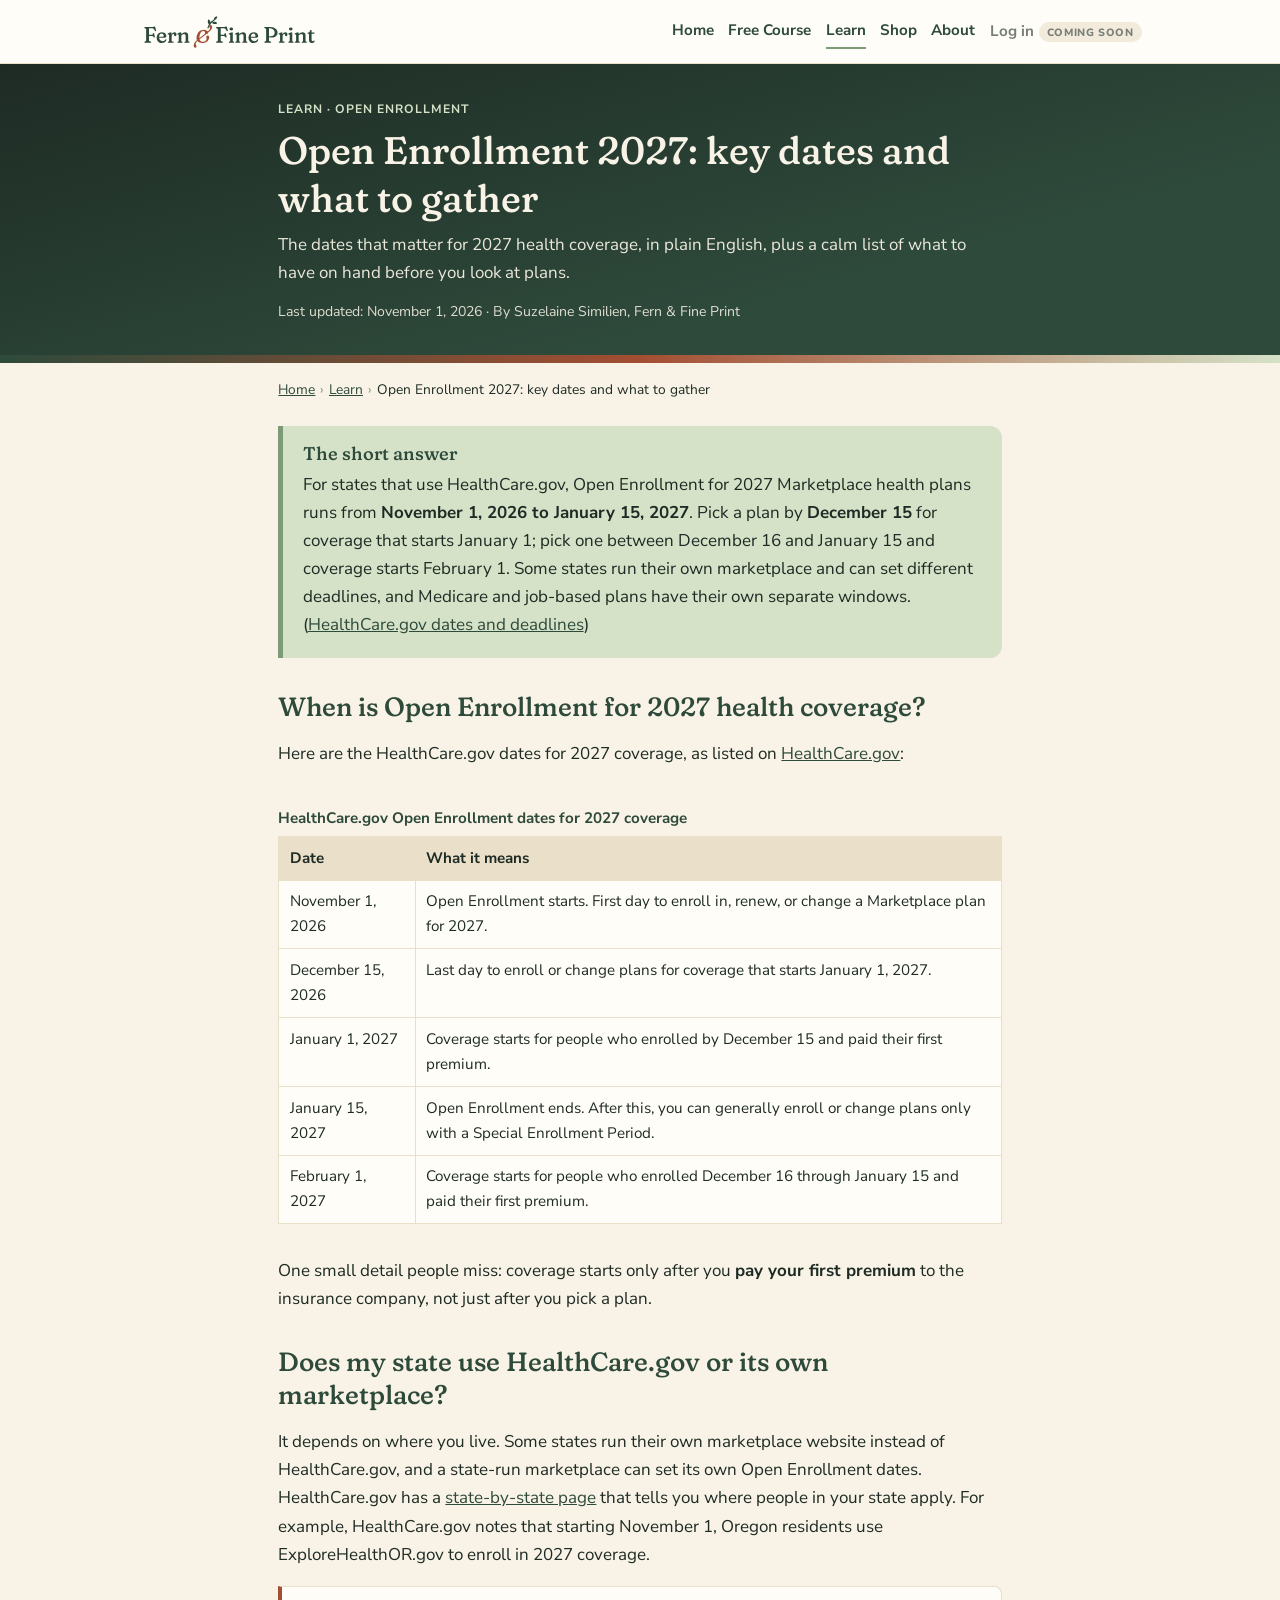
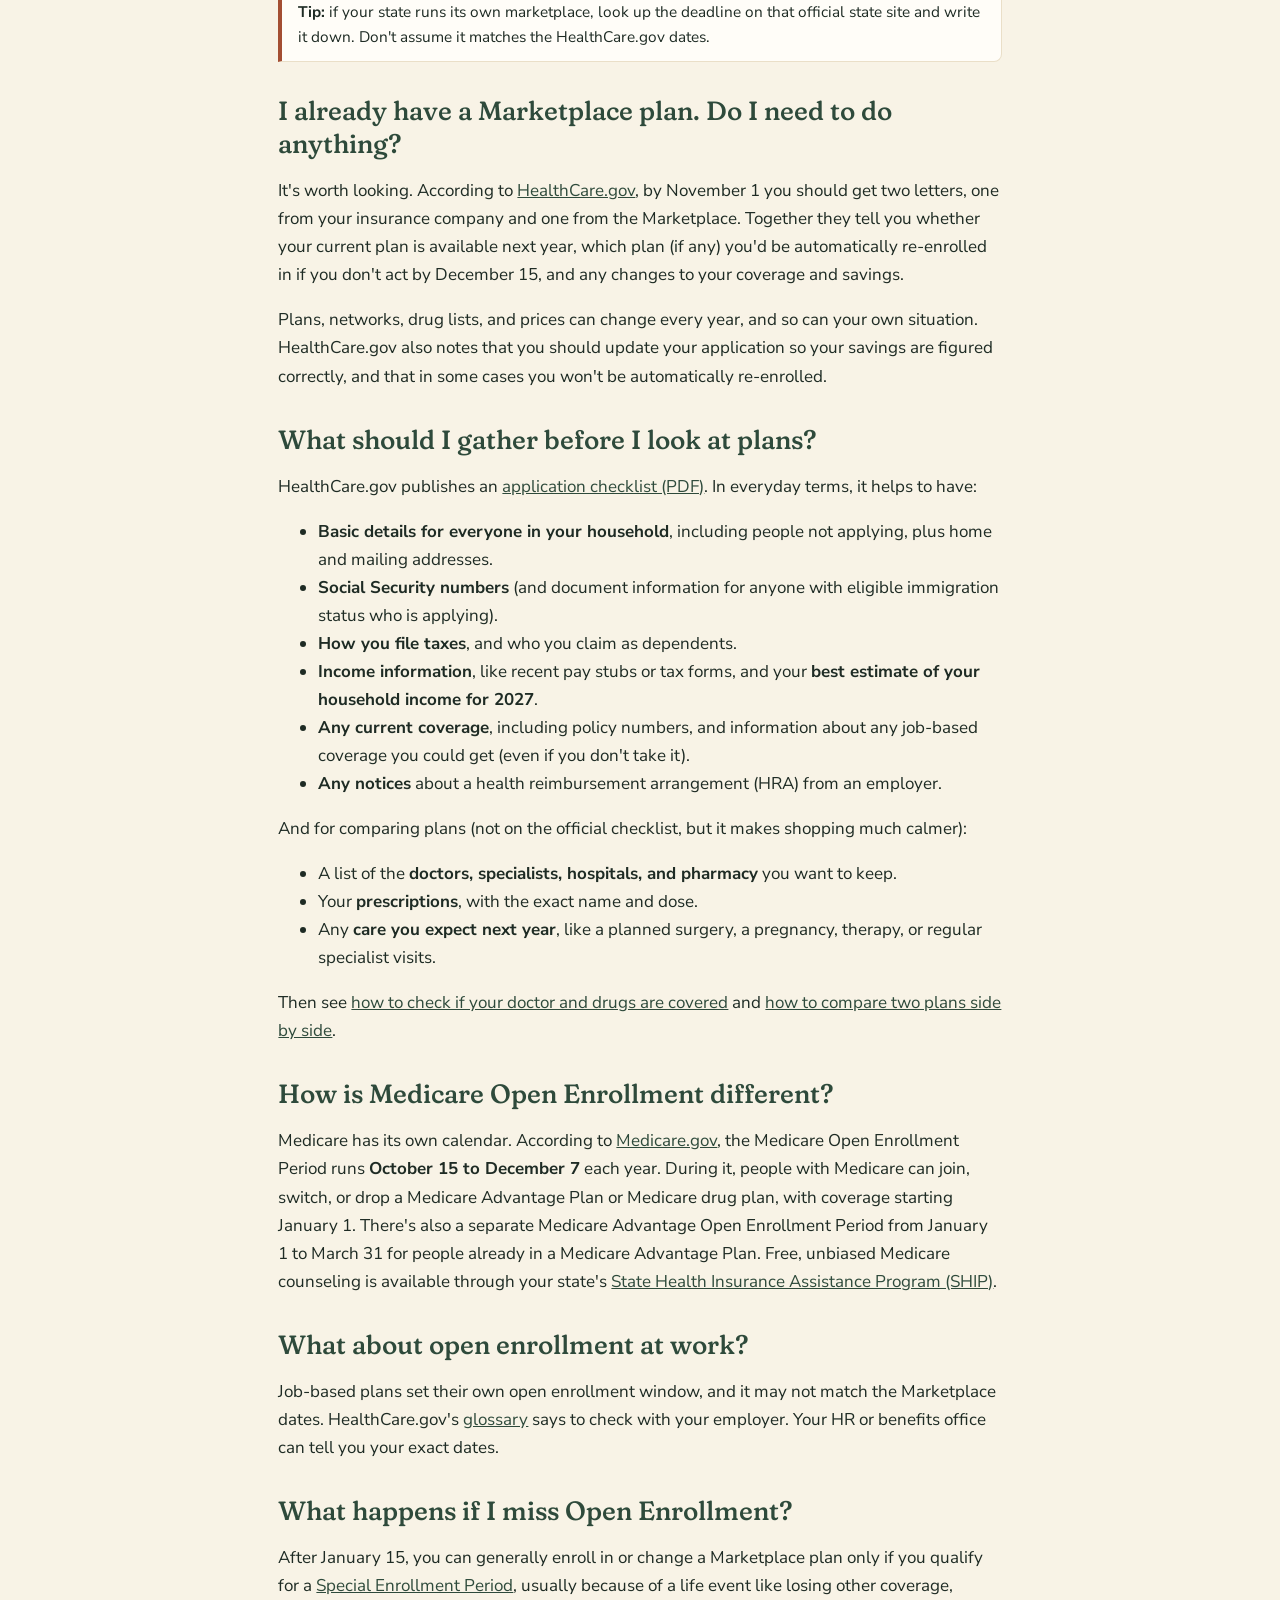
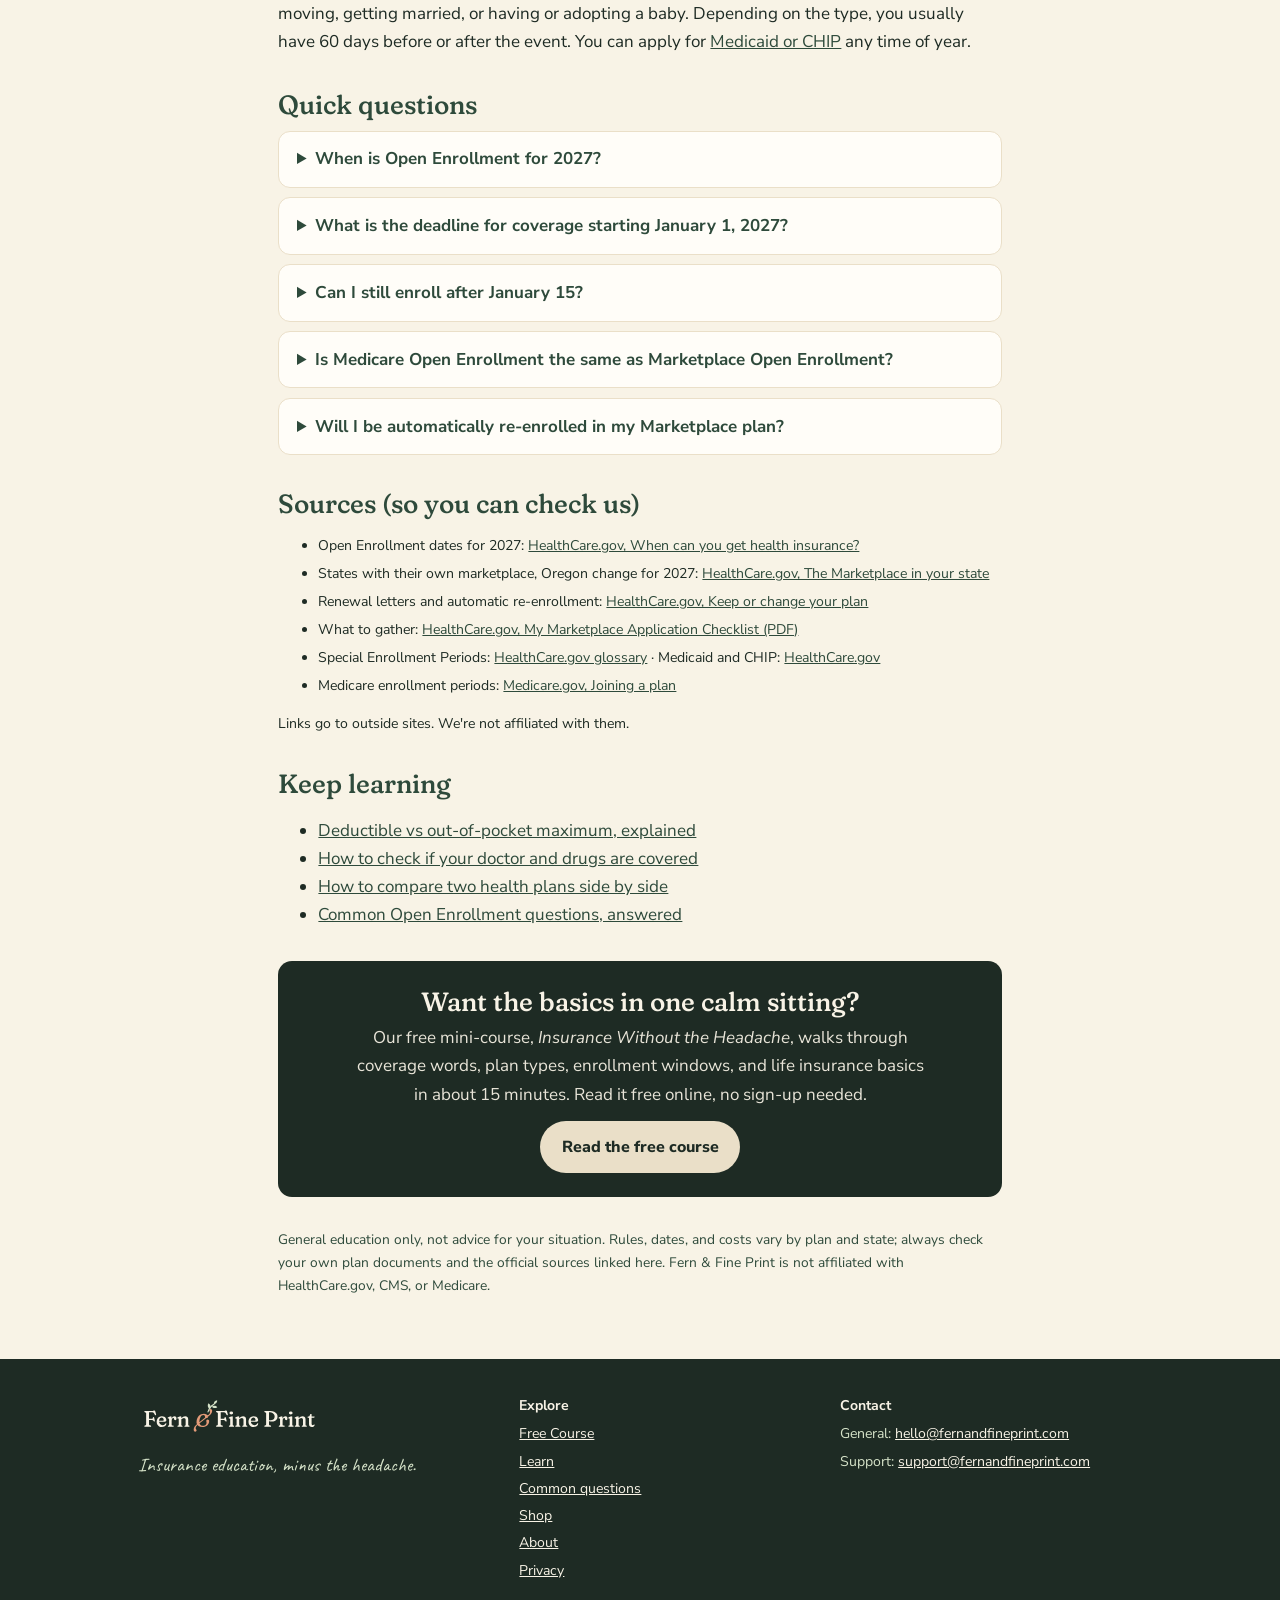
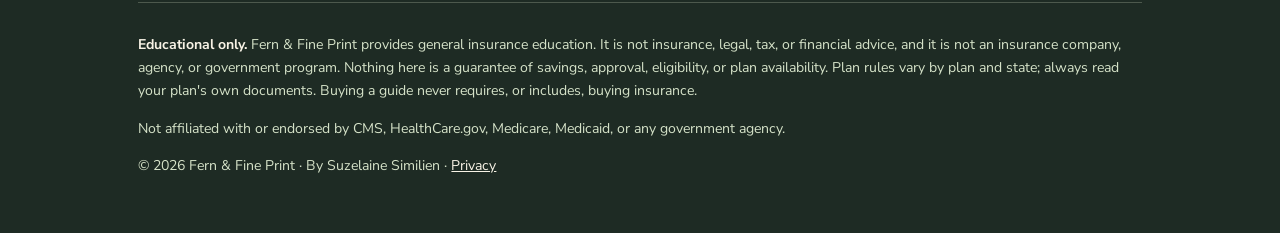
<file: learn/open-enrollment-2027-dates/index.html>
<!DOCTYPE html>
<html lang="en">
<head>
  <meta charset="utf-8" />
  <meta name="viewport" content="width=device-width, initial-scale=1" />
  <title>Open Enrollment 2027: Key Dates and What to Gather · Fern &amp; Fine Print</title>
  <meta name="description" content="Open Enrollment 2027 dates in plain English: Nov 1 to Jan 15 on HealthCare.gov, Dec 15 for Jan 1 coverage, state marketplace notes, and what to gather." />
  <link rel="canonical" href="https://fernandfineprint.com/learn/open-enrollment-2027-dates/" />
  <meta property="og:type" content="article" />
  <meta property="og:site_name" content="Fern &amp; Fine Print" />
  <meta property="og:title" content="Open Enrollment 2027: Key Dates and What to Gather · Fern &amp; Fine Print" />
  <meta property="og:description" content="Open Enrollment 2027 dates in plain English: Nov 1 to Jan 15 on HealthCare.gov, Dec 15 for Jan 1 coverage, state marketplace notes, and what to gather." />
  <meta property="og:url" content="https://fernandfineprint.com/learn/open-enrollment-2027-dates/" />
  <meta property="og:image" content="https://fernandfineprint.com/assets/og-image.png" />
  <meta property="og:image:width" content="1200" />
  <meta property="og:image:height" content="630" />
  <meta property="og:image:alt" content="Fern &amp; Fine Print: insurance education, minus the headache" />
  <meta property="og:locale" content="en_US" />
  <meta name="twitter:card" content="summary_large_image" />
  <meta name="twitter:title" content="Open Enrollment 2027: Key Dates and What to Gather · Fern &amp; Fine Print" />
  <meta name="twitter:description" content="Open Enrollment 2027 dates in plain English: Nov 1 to Jan 15 on HealthCare.gov, Dec 15 for Jan 1 coverage, state marketplace notes, and what to gather." />
  <meta name="twitter:image" content="https://fernandfineprint.com/assets/og-image.png" />
  <meta name="theme-color" content="#2E4A3B" />
  <link rel="icon" href="/assets/favicon.ico" sizes="any" />
  <link rel="icon" href="/assets/favicon.svg" type="image/svg+xml" />
  <link rel="icon" href="/assets/favicon-32.png" type="image/png" sizes="32x32" />
  <link rel="apple-touch-icon" href="/assets/apple-touch-icon.png" />
  <link rel="preconnect" href="https://fonts.googleapis.com" /><link rel="preconnect" href="https://fonts.gstatic.com" crossorigin />
  <link href="https://fonts.googleapis.com/css2?family=Caveat:wght@500..700&family=Fraunces:ital,opsz,wght,SOFT,WONK@0,9..144,300..700,0..100,0..1;1,9..144,300..700,0..100,0..1&family=Nunito+Sans:ital,opsz,wght@0,6..12,400..800;1,6..12,400..800&display=swap" rel="stylesheet" />
  <link rel="stylesheet" href="/assets/site.css" />
  <script type="application/ld+json">
{
 "@context": "https://schema.org",
 "@type": "Article",
 "headline": "Open Enrollment 2027: key dates and what to gather",
 "description": "Open Enrollment 2027 dates in plain English: Nov 1 to Jan 15 on HealthCare.gov, Dec 15 for Jan 1 coverage, state marketplace notes, and what to gather.",
 "url": "https://fernandfineprint.com/learn/open-enrollment-2027-dates/",
 "mainEntityOfPage": "https://fernandfineprint.com/learn/open-enrollment-2027-dates/",
 "datePublished": "2026-11-01",
 "dateModified": "2026-11-01",
 "inLanguage": "en-US",
 "image": "https://fernandfineprint.com/assets/og-image.png",
 "author": {
  "@type": "Person",
  "name": "Suzelaine Similien",
  "url": "https://fernandfineprint.com/#about"
 },
 "publisher": {
  "@type": "Organization",
  "@id": "https://fernandfineprint.com/#organization",
  "name": "Fern & Fine Print",
  "url": "https://fernandfineprint.com/"
 },
 "isPartOf": {
  "@type": "WebSite",
  "@id": "https://fernandfineprint.com/#website"
 }
}
</script>
  <script type="application/ld+json">
{
 "@context": "https://schema.org",
 "@type": "BreadcrumbList",
 "itemListElement": [
  {
   "@type": "ListItem",
   "position": 1,
   "name": "Home",
   "item": "https://fernandfineprint.com/"
  },
  {
   "@type": "ListItem",
   "position": 2,
   "name": "Learn",
   "item": "https://fernandfineprint.com/learn/"
  },
  {
   "@type": "ListItem",
   "position": 3,
   "name": "Open Enrollment 2027: key dates and what to gather",
   "item": "https://fernandfineprint.com/learn/open-enrollment-2027-dates/"
  }
 ]
}
</script>
  <script type="application/ld+json">
{
 "@context": "https://schema.org",
 "@type": "FAQPage",
 "mainEntity": [
  {
   "@type": "Question",
   "name": "When is Open Enrollment for 2027?",
   "acceptedAnswer": {
    "@type": "Answer",
    "text": "For HealthCare.gov states, Open Enrollment for 2027 coverage runs from November 1, 2026 to January 15, 2027. State-run marketplaces can set different dates."
   }
  },
  {
   "@type": "Question",
   "name": "What is the deadline for coverage starting January 1, 2027?",
   "acceptedAnswer": {
    "@type": "Answer",
    "text": "On HealthCare.gov, December 15, 2026 is the last day to enroll in or change plans for coverage that starts January 1, 2027, as long as you pay your first premium."
   }
  },
  {
   "@type": "Question",
   "name": "Can I still enroll after January 15?",
   "acceptedAnswer": {
    "@type": "Answer",
    "text": "Generally only if you qualify for a Special Enrollment Period because of a life event, like losing other coverage, moving, getting married, or having a baby. Medicaid and CHIP accept applications any time."
   }
  },
  {
   "@type": "Question",
   "name": "Is Medicare Open Enrollment the same as Marketplace Open Enrollment?",
   "acceptedAnswer": {
    "@type": "Answer",
    "text": "No. Medicare's Open Enrollment Period runs October 15 to December 7 each year and is separate from the Marketplace window."
   }
  },
  {
   "@type": "Question",
   "name": "Will I be automatically re-enrolled in my Marketplace plan?",
   "acceptedAnswer": {
    "@type": "Answer",
    "text": "Many people are, if they don't act by December 15, but not in every case. Your Open Enrollment letters say which plan, if any, you'd be re-enrolled in. Updating your application helps make sure your savings are figured correctly."
   }
  }
 ]
}
</script>
</head>
<body>
  <a class="skip" href="#main">Skip to content</a>
  <div class="site-head"><div class="wrap">
    <a href="/" aria-label="Fern &amp; Fine Print home"><img class="logo" src="/assets/ffp_wordmark_small_light.svg" alt="Fern &amp; Fine Print" width="182" height="44"></a>
    <nav class="main" aria-label="Main">
      <a href="/">Home</a>
      <a href="/course/">Free Course</a>
      <a href="/learn/" aria-current="page">Learn</a>
      <a href="/shop/">Shop</a>
      <a href="/#about">About</a>
      <span class="login" aria-disabled="true" title="Member log-in opens when the shop does">Log in<span class="soon">Coming soon</span></span>
    </nav>
  </div></div>

  <header class="page-head">
    <div class="wrap read">
      <div class="eyebrow">Learn · Open Enrollment</div>
      <h1>Open Enrollment 2027: key dates and what to gather</h1>
      <p class="lede">The dates that matter for 2027 health coverage, in plain English, plus a calm list of what to have on hand before you look at plans.</p>
      <p class="meta">Last updated: <time datetime="2026-11-01">November 1, 2026</time> · By Suzelaine Similien, Fern &amp; Fine Print</p>
    </div>
  </header>
  <div class="wave"></div>
  <main id="main">
    <div class="wrap read">
      <nav class="crumbs" aria-label="Breadcrumb"><ol><li><a href="/">Home</a></li><li><a href="/learn/">Learn</a></li><li aria-current="page">Open Enrollment 2027: key dates and what to gather</li></ol></nav>
      <article>
        <section class="answer" aria-labelledby="short-answer">
          <h2 id="short-answer">The short answer</h2>
          <p>For states that use HealthCare.gov, Open Enrollment for 2027 Marketplace health plans runs from <strong>November 1, 2026 to January 15, 2027</strong>. Pick a plan by <strong>December 15</strong> for coverage that starts January 1; pick one between December 16 and January 15 and coverage starts February 1. Some states run their own marketplace and can set different deadlines, and Medicare and job-based plans have their own separate windows. (<a href="https://www.healthcare.gov/quick-guide/dates-and-deadlines/" rel="noopener">HealthCare.gov dates and deadlines</a>)</p>
        </section>

        <h2 id="when">When is Open Enrollment for 2027 health coverage?</h2>
        <p>Here are the HealthCare.gov dates for 2027 coverage, as listed on <a href="https://www.healthcare.gov/quick-guide/dates-and-deadlines/" rel="noopener">HealthCare.gov</a>:</p>
        <div class="table-scroll"><table>
          <caption>HealthCare.gov Open Enrollment dates for 2027 coverage</caption>
          <thead><tr><th scope="col">Date</th><th scope="col">What it means</th></tr></thead>
          <tbody>
            <tr><td>November 1, 2026</td><td>Open Enrollment starts. First day to enroll in, renew, or change a Marketplace plan for 2027.</td></tr>
            <tr><td>December 15, 2026</td><td>Last day to enroll or change plans for coverage that starts January 1, 2027.</td></tr>
            <tr><td>January 1, 2027</td><td>Coverage starts for people who enrolled by December 15 and paid their first premium.</td></tr>
            <tr><td>January 15, 2027</td><td>Open Enrollment ends. After this, you can generally enroll or change plans only with a Special Enrollment Period.</td></tr>
            <tr><td>February 1, 2027</td><td>Coverage starts for people who enrolled December 16 through January 15 and paid their first premium.</td></tr>
          </tbody>
        </table></div>
        <p>One small detail people miss: coverage starts only after you <strong>pay your first premium</strong> to the insurance company, not just after you pick a plan.</p>

        <h2 id="state">Does my state use HealthCare.gov or its own marketplace?</h2>
        <p>It depends on where you live. Some states run their own marketplace website instead of HealthCare.gov, and a state-run marketplace can set its own Open Enrollment dates. HealthCare.gov has a <a href="https://www.healthcare.gov/marketplace-in-your-state/" rel="noopener">state-by-state page</a> that tells you where people in your state apply. For example, HealthCare.gov notes that starting November 1, Oregon residents use ExploreHealthOR.gov to enroll in 2027 coverage.</p>
        <div class="tip"><strong>Tip:</strong> if your state runs its own marketplace, look up the deadline on that official state site and write it down. Don't assume it matches the HealthCare.gov dates.</div>

        <h2 id="renew">I already have a Marketplace plan. Do I need to do anything?</h2>
        <p>It's worth looking. According to <a href="https://www.healthcare.gov/keep-or-change-plan/" rel="noopener">HealthCare.gov</a>, by November 1 you should get two letters, one from your insurance company and one from the Marketplace. Together they tell you whether your current plan is available next year, which plan (if any) you'd be automatically re-enrolled in if you don't act by December 15, and any changes to your coverage and savings.</p>
        <p>Plans, networks, drug lists, and prices can change every year, and so can your own situation. HealthCare.gov also notes that you should update your application so your savings are figured correctly, and that in some cases you won't be automatically re-enrolled.</p>

        <h2 id="gather">What should I gather before I look at plans?</h2>
        <p>HealthCare.gov publishes an <a href="https://www.healthcare.gov/downloads/apply-for-or-renew-coverage.pdf" rel="noopener">application checklist (PDF)</a>. In everyday terms, it helps to have:</p>
        <ul>
          <li><strong>Basic details for everyone in your household</strong>, including people not applying, plus home and mailing addresses.</li>
          <li><strong>Social Security numbers</strong> (and document information for anyone with eligible immigration status who is applying).</li>
          <li><strong>How you file taxes</strong>, and who you claim as dependents.</li>
          <li><strong>Income information</strong>, like recent pay stubs or tax forms, and your <strong>best estimate of your household income for 2027</strong>.</li>
          <li><strong>Any current coverage</strong>, including policy numbers, and information about any job-based coverage you could get (even if you don't take it).</li>
          <li><strong>Any notices</strong> about a health reimbursement arrangement (HRA) from an employer.</li>
        </ul>
        <p>And for comparing plans (not on the official checklist, but it makes shopping much calmer):</p>
        <ul>
          <li>A list of the <strong>doctors, specialists, hospitals, and pharmacy</strong> you want to keep.</li>
          <li>Your <strong>prescriptions</strong>, with the exact name and dose.</li>
          <li>Any <strong>care you expect next year</strong>, like a planned surgery, a pregnancy, therapy, or regular specialist visits.</li>
        </ul>
        <p>Then see <a href="/learn/check-if-doctor-and-drugs-are-covered/">how to check if your doctor and drugs are covered</a> and <a href="/learn/compare-health-plans-side-by-side/">how to compare two plans side by side</a>.</p>

        <h2 id="medicare">How is Medicare Open Enrollment different?</h2>
        <p>Medicare has its own calendar. According to <a href="https://www.medicare.gov/basics/get-started-with-medicare/get-more-coverage/joining-a-plan" rel="noopener">Medicare.gov</a>, the Medicare Open Enrollment Period runs <strong>October 15 to December 7</strong> each year. During it, people with Medicare can join, switch, or drop a Medicare Advantage Plan or Medicare drug plan, with coverage starting January 1. There's also a separate Medicare Advantage Open Enrollment Period from January 1 to March 31 for people already in a Medicare Advantage Plan. Free, unbiased Medicare counseling is available through your state's <a href="https://www.shiphelp.org/" rel="noopener">State Health Insurance Assistance Program (SHIP)</a>.</p>

        <h2 id="work">What about open enrollment at work?</h2>
        <p>Job-based plans set their own open enrollment window, and it may not match the Marketplace dates. HealthCare.gov's <a href="https://www.healthcare.gov/glossary/open-enrollment-period/" rel="noopener">glossary</a> says to check with your employer. Your HR or benefits office can tell you your exact dates.</p>

        <h2 id="miss">What happens if I miss Open Enrollment?</h2>
        <p>After January 15, you can generally enroll in or change a Marketplace plan only if you qualify for a <a href="https://www.healthcare.gov/glossary/special-enrollment-period/" rel="noopener">Special Enrollment Period</a>, usually because of a life event like losing other coverage, moving, getting married, or having or adopting a baby. Depending on the type, you usually have 60 days before or after the event. You can apply for <a href="https://www.healthcare.gov/medicaid-chip/" rel="noopener">Medicaid or CHIP</a> any time of year.</p>

<section class="faq" aria-labelledby="faq-title"><h2 id="faq-title">Quick questions</h2>
<details><summary>When is Open Enrollment for 2027?</summary><p>For HealthCare.gov states, Open Enrollment for 2027 coverage runs from November 1, 2026 to January 15, 2027. State-run marketplaces can set different dates.</p></details>
<details><summary>What is the deadline for coverage starting January 1, 2027?</summary><p>On HealthCare.gov, December 15, 2026 is the last day to enroll in or change plans for coverage that starts January 1, 2027, as long as you pay your first premium.</p></details>
<details><summary>Can I still enroll after January 15?</summary><p>Generally only if you qualify for a Special Enrollment Period because of a life event, like losing other coverage, moving, getting married, or having a baby. Medicaid and CHIP accept applications any time.</p></details>
<details><summary>Is Medicare Open Enrollment the same as Marketplace Open Enrollment?</summary><p>No. Medicare's Open Enrollment Period runs October 15 to December 7 each year and is separate from the Marketplace window.</p></details>
<details><summary>Will I be automatically re-enrolled in my Marketplace plan?</summary><p>Many people are, if they don't act by December 15, but not in every case. Your Open Enrollment letters say which plan, if any, you'd be re-enrolled in. Updating your application helps make sure your savings are figured correctly.</p></details>
</section>
        <section class="sources" aria-labelledby="sources-title">
          <h2 id="sources-title">Sources (so you can check us)</h2>
          <ul>
<li>Open Enrollment dates for 2027: <a href="https://www.healthcare.gov/quick-guide/dates-and-deadlines/" rel="noopener">HealthCare.gov, When can you get health insurance?</a></li>
<li>States with their own marketplace, Oregon change for 2027: <a href="https://www.healthcare.gov/marketplace-in-your-state/" rel="noopener">HealthCare.gov, The Marketplace in your state</a></li>
<li>Renewal letters and automatic re-enrollment: <a href="https://www.healthcare.gov/keep-or-change-plan/" rel="noopener">HealthCare.gov, Keep or change your plan</a></li>
<li>What to gather: <a href="https://www.healthcare.gov/downloads/apply-for-or-renew-coverage.pdf" rel="noopener">HealthCare.gov, My Marketplace Application Checklist (PDF)</a></li>
<li>Special Enrollment Periods: <a href="https://www.healthcare.gov/glossary/special-enrollment-period/" rel="noopener">HealthCare.gov glossary</a> · Medicaid and CHIP: <a href="https://www.healthcare.gov/medicaid-chip/" rel="noopener">HealthCare.gov</a></li>
<li>Medicare enrollment periods: <a href="https://www.medicare.gov/basics/get-started-with-medicare/get-more-coverage/joining-a-plan" rel="noopener">Medicare.gov, Joining a plan</a></li>
          </ul>
          <p>Links go to outside sites. We're not affiliated with them.</p>
        </section>
      </article>
      <section aria-labelledby="related-title">
        <h2 id="related-title">Keep learning</h2>
        <ul>
<li><a href="/learn/deductible-vs-out-of-pocket-maximum/">Deductible vs out-of-pocket maximum, explained</a></li>
<li><a href="/learn/check-if-doctor-and-drugs-are-covered/">How to check if your doctor and drugs are covered</a></li>
<li><a href="/learn/compare-health-plans-side-by-side/">How to compare two health plans side by side</a></li>
<li><a href="/learn/questions/">Common Open Enrollment questions, answered</a></li>
        </ul>
      </section>
<section class="invite" aria-labelledby="invite-title">
  <h2 id="invite-title">Want the basics in one calm sitting?</h2>
  <p>Our free mini-course, <em>Insurance Without the Headache</em>, walks through coverage words, plan types, enrollment windows, and life insurance basics in about 15 minutes. Read it free online, no sign-up needed.</p>
  <a class="btn" href="/course/">Read the free course</a>
</section>
      <p class="note">General education only, not advice for your situation. Rules, dates, and costs vary by plan and state; always check your own plan documents and the official sources linked here. Fern &amp; Fine Print is not affiliated with HealthCare.gov, CMS, or Medicare.</p>
    </div>
  </main>
  <footer>
    <div class="wrap">
      <div class="foot-grid">
        <div>
          <img src="/assets/ffp_wordmark_small_dark.svg" alt="Fern &amp; Fine Print" width="182" height="44" style="height:44px;width:auto" loading="lazy">
          <p class="tagline">Insurance education, minus the headache.</p>
        </div>
        <div>
          <strong>Explore</strong>
          <ul><li><a href="/course/">Free Course</a></li><li><a href="/learn/">Learn</a></li><li><a href="/learn/questions/">Common questions</a></li><li><a href="/shop/">Shop</a></li><li><a href="/#about">About</a></li><li><a href="/privacy.html">Privacy</a></li></ul>
        </div>
        <div>
          <strong>Contact</strong>
          <ul><li>General: <a href="mailto:hello@fernandfineprint.com">hello@fernandfineprint.com</a></li><li>Support: <a href="mailto:support@fernandfineprint.com">support@fernandfineprint.com</a></li></ul>
        </div>
      </div>
      <div class="legal">
        <p><strong>Educational only.</strong> Fern &amp; Fine Print provides general insurance education. It is not insurance, legal, tax, or financial advice, and it is not an insurance company, agency, or government program. Nothing here is a guarantee of savings, approval, eligibility, or plan availability. Plan rules vary by plan and state; always read your plan's own documents. Buying a guide never requires, or includes, buying insurance.</p>
        <p>Not affiliated with or endorsed by CMS, HealthCare.gov, Medicare, Medicaid, or any government agency.</p>
        <p>© <span id="yr">2026</span> Fern &amp; Fine Print · By Suzelaine Similien · <a href="/privacy.html">Privacy</a></p>
      </div>
    </div>
  </footer>
<script>document.getElementById('yr').textContent = new Date().getFullYear();</script>
</body>
</html>
</file>
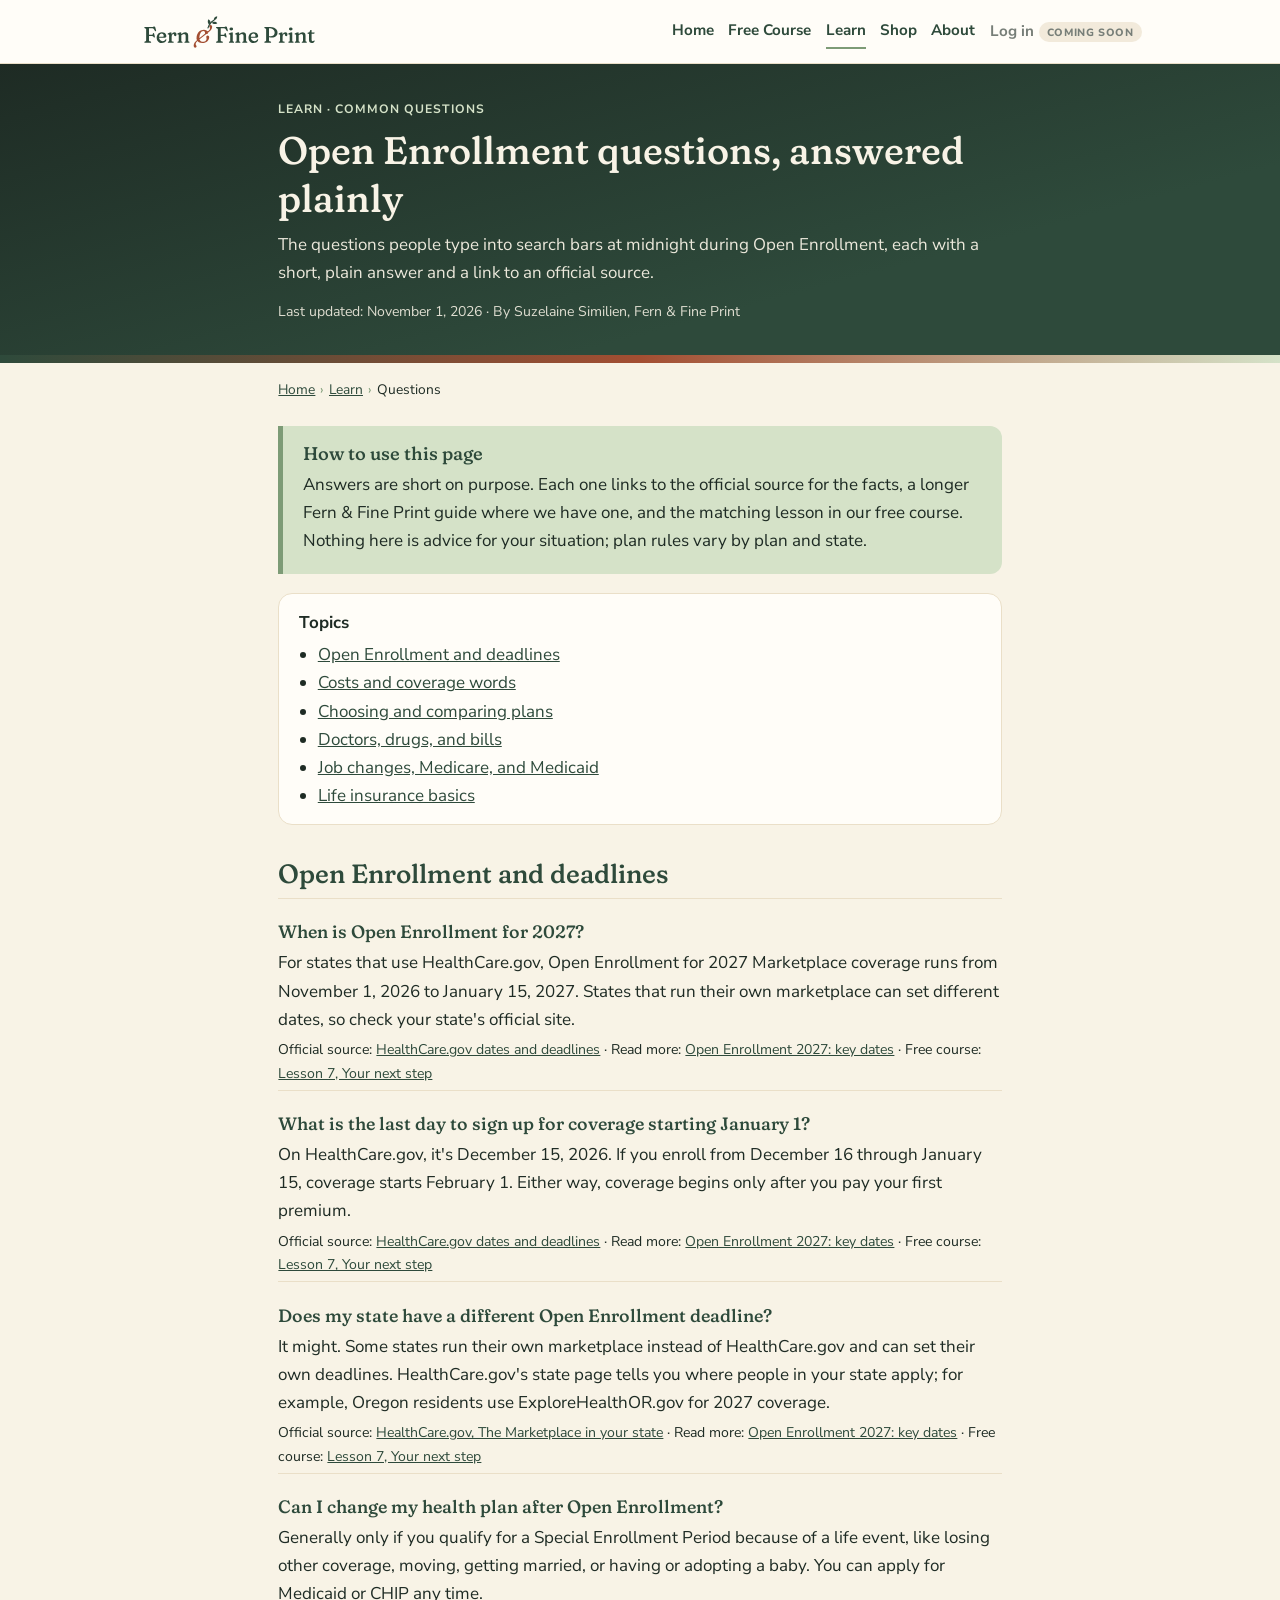
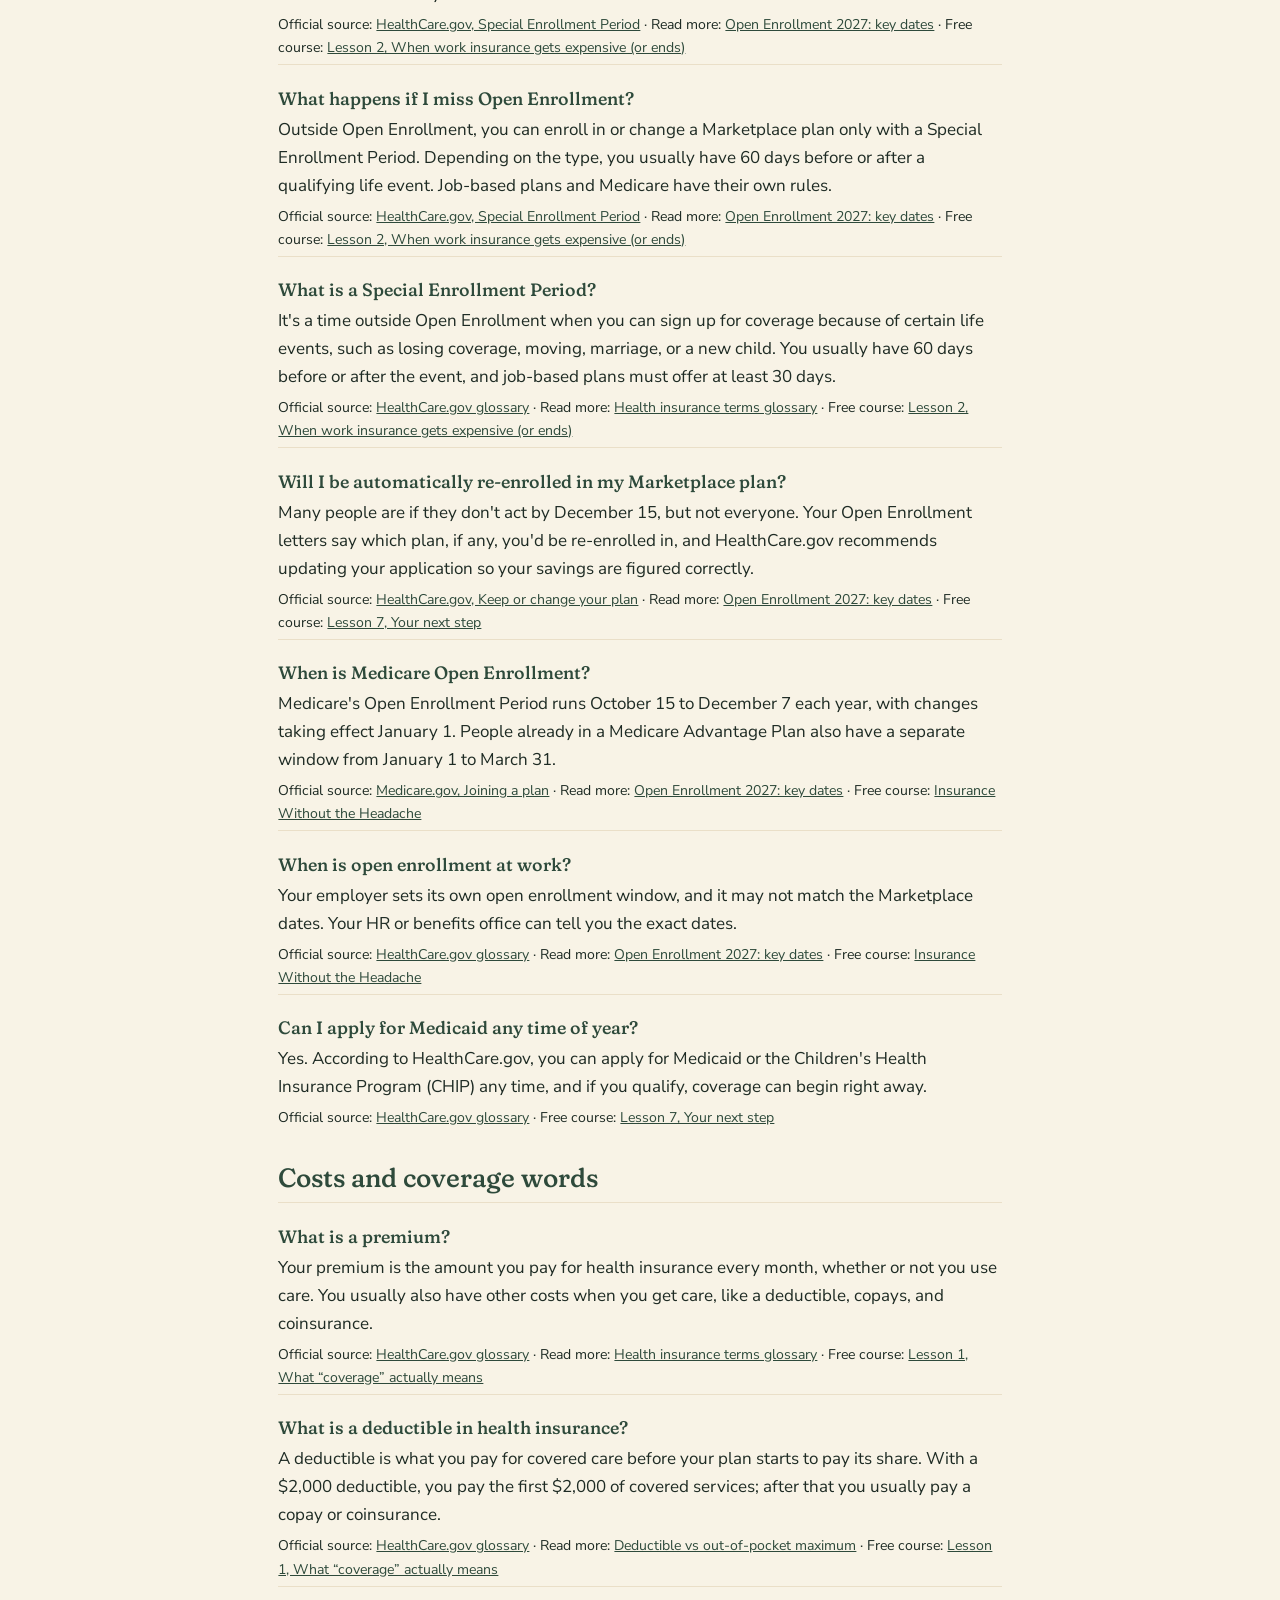
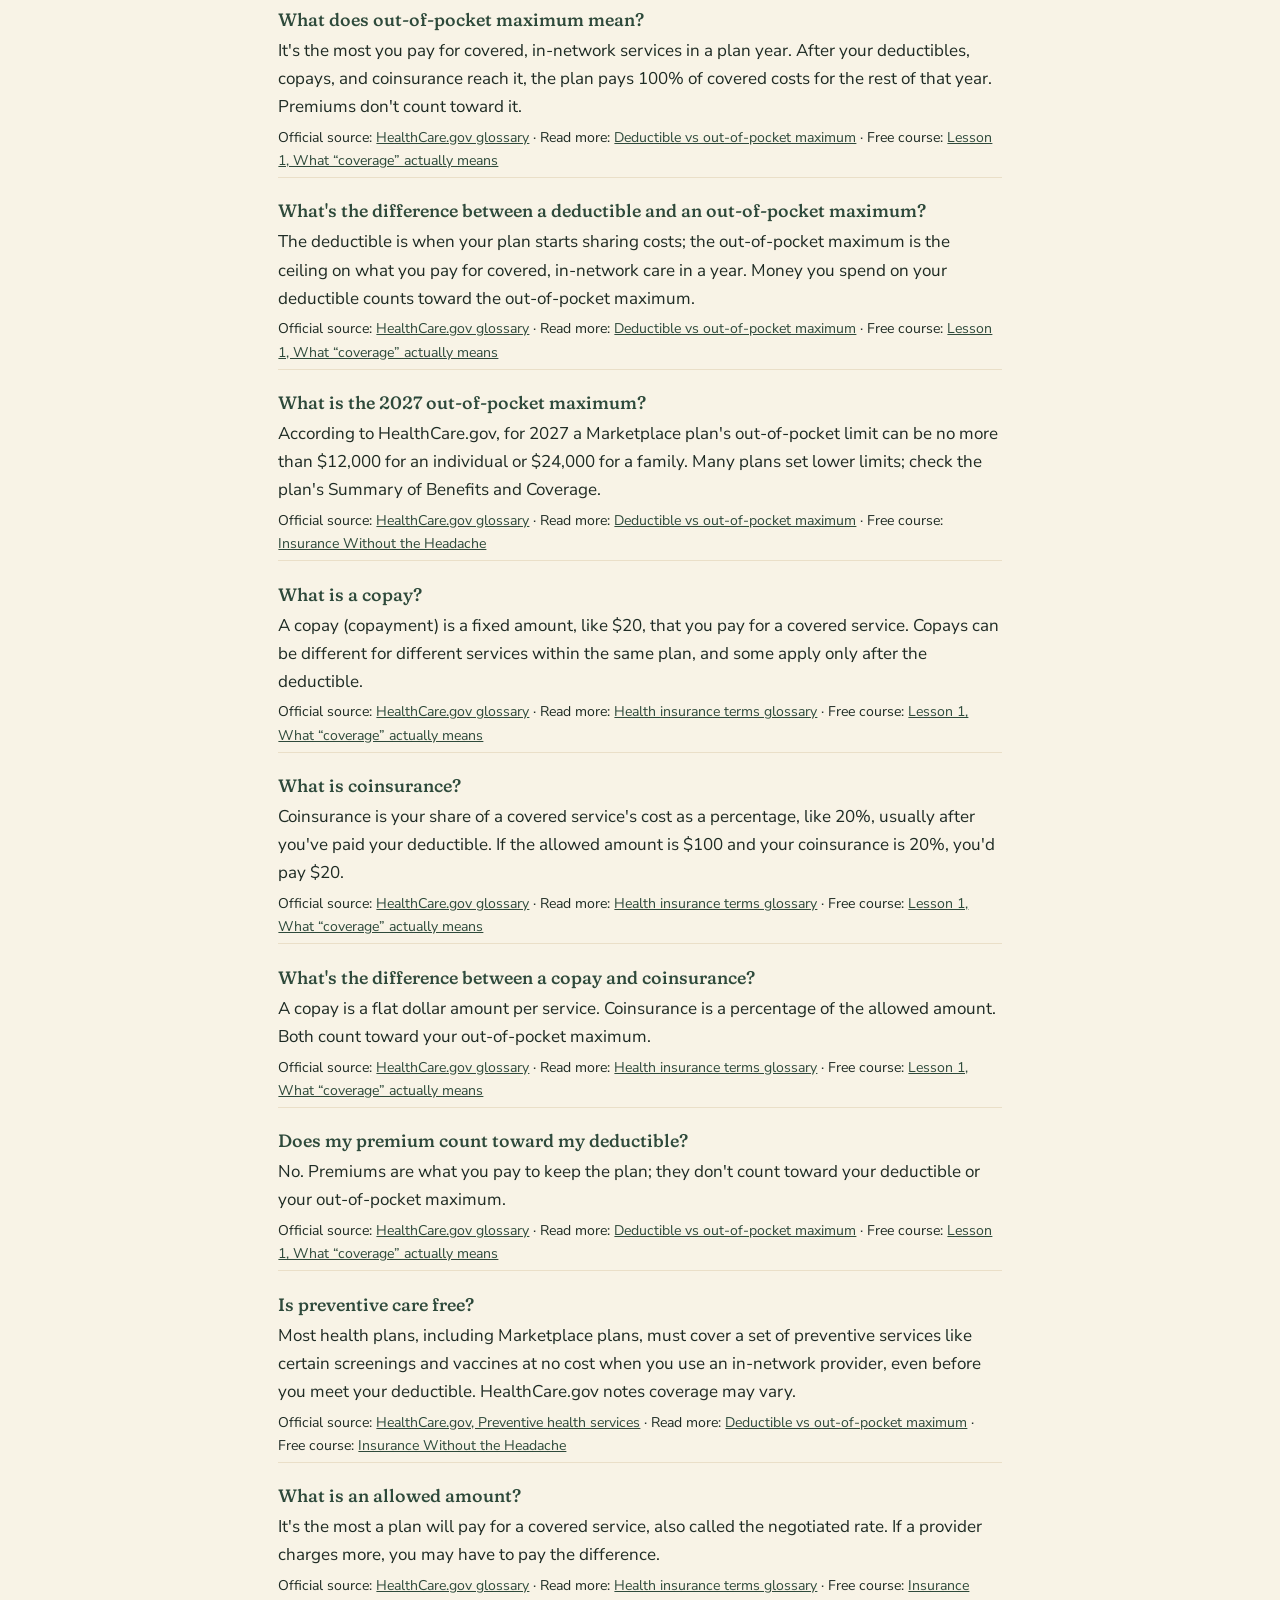
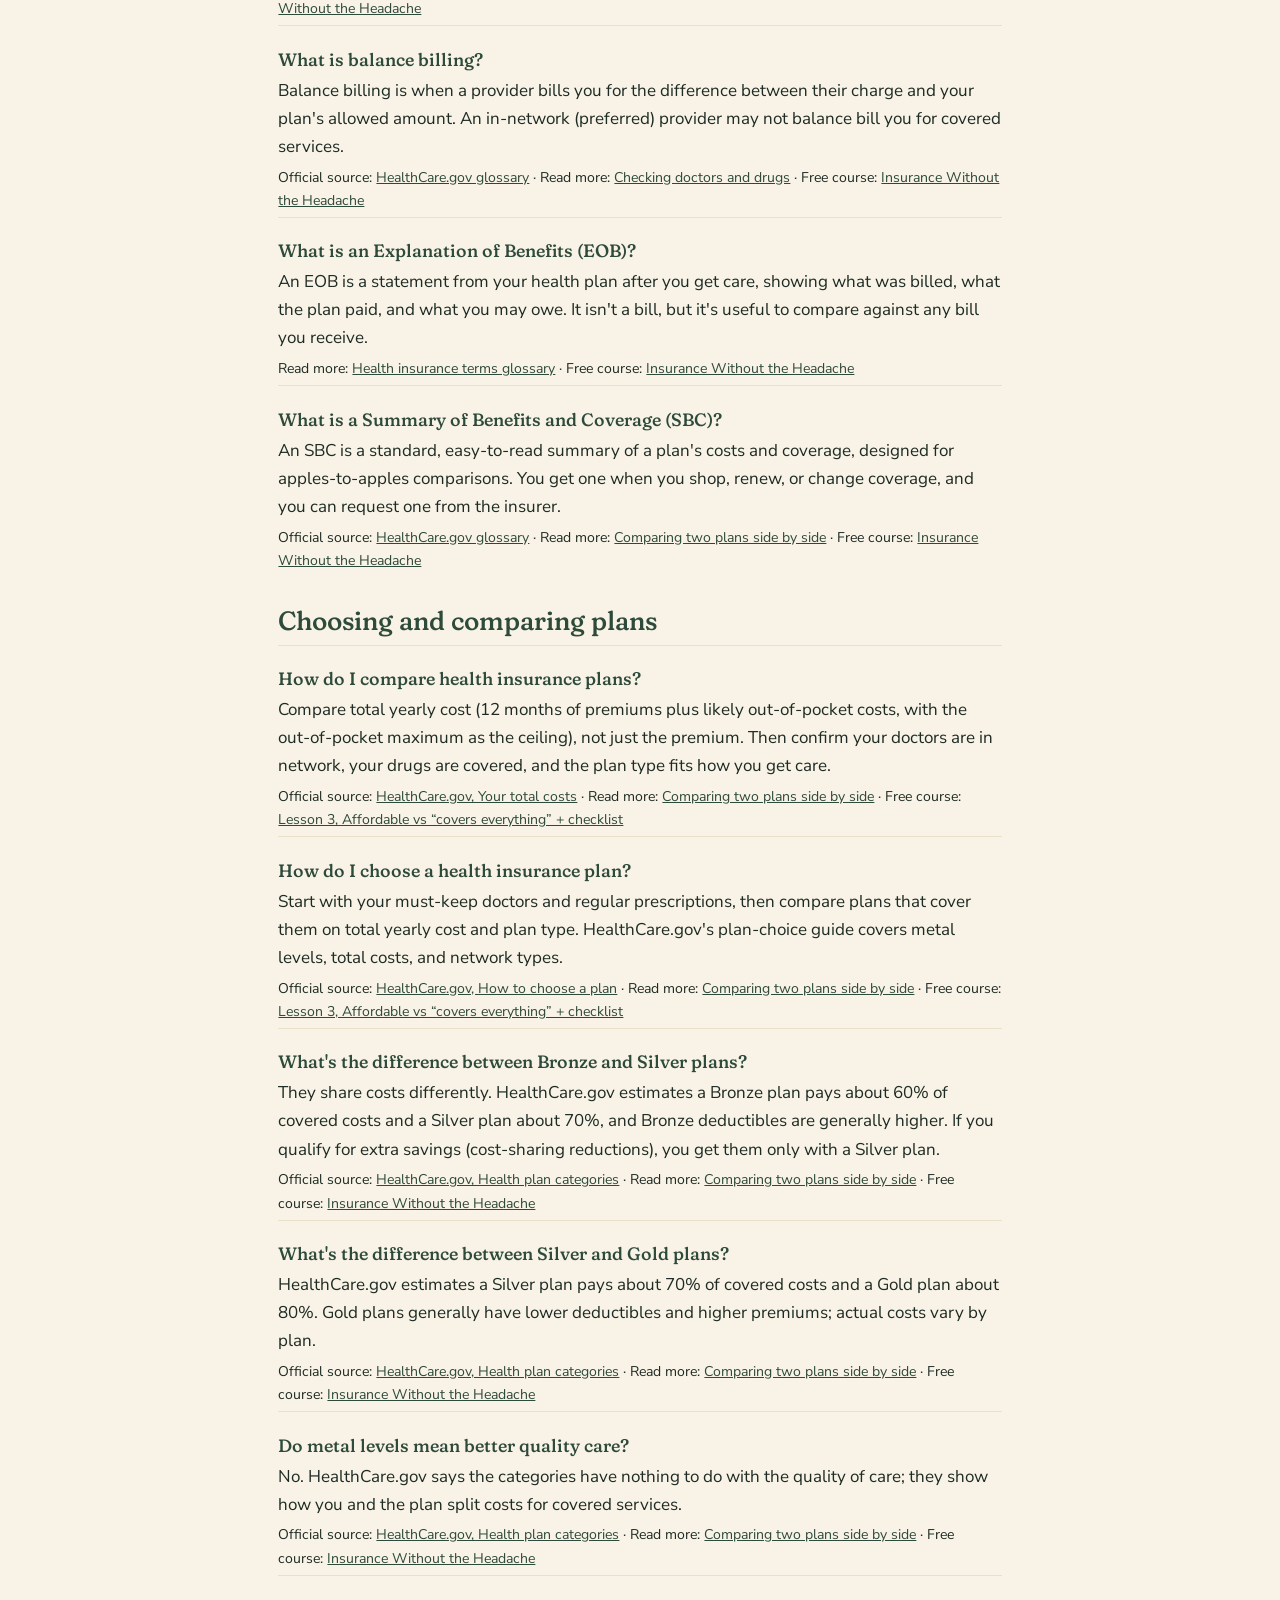
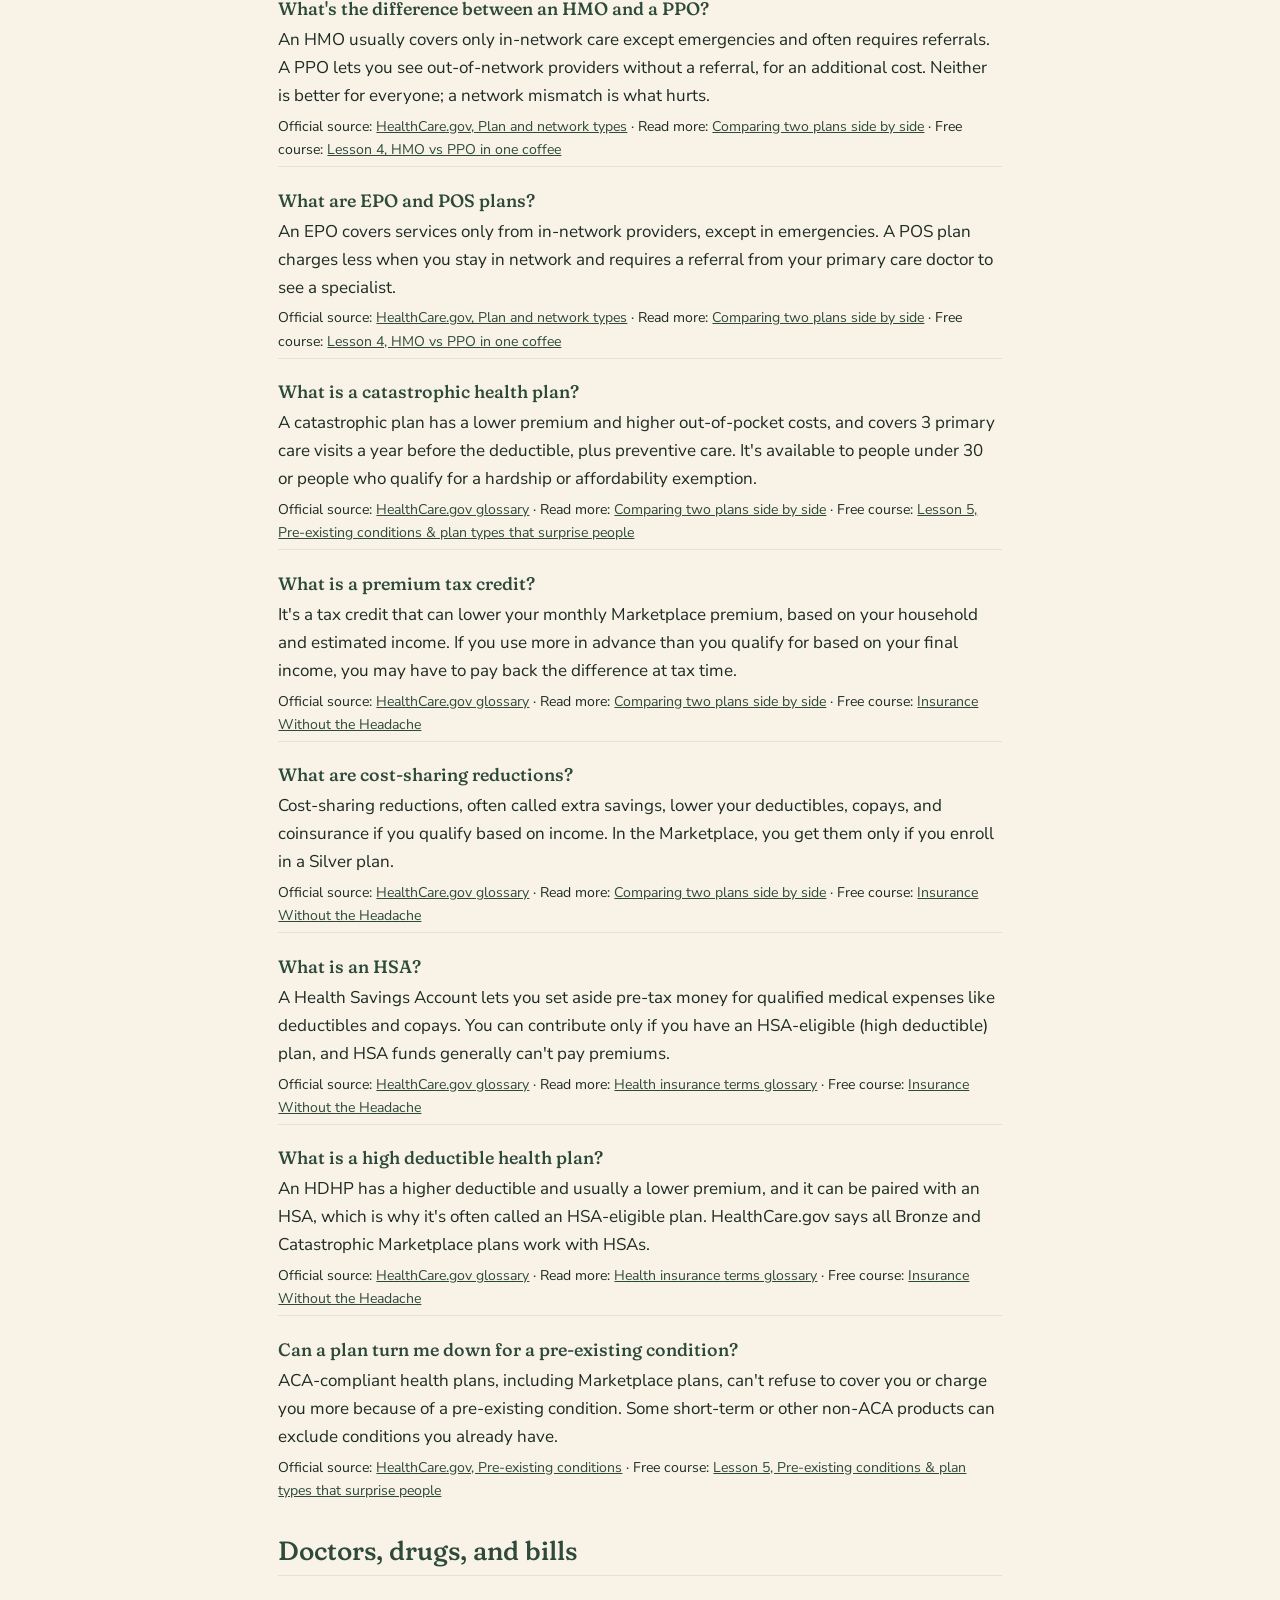
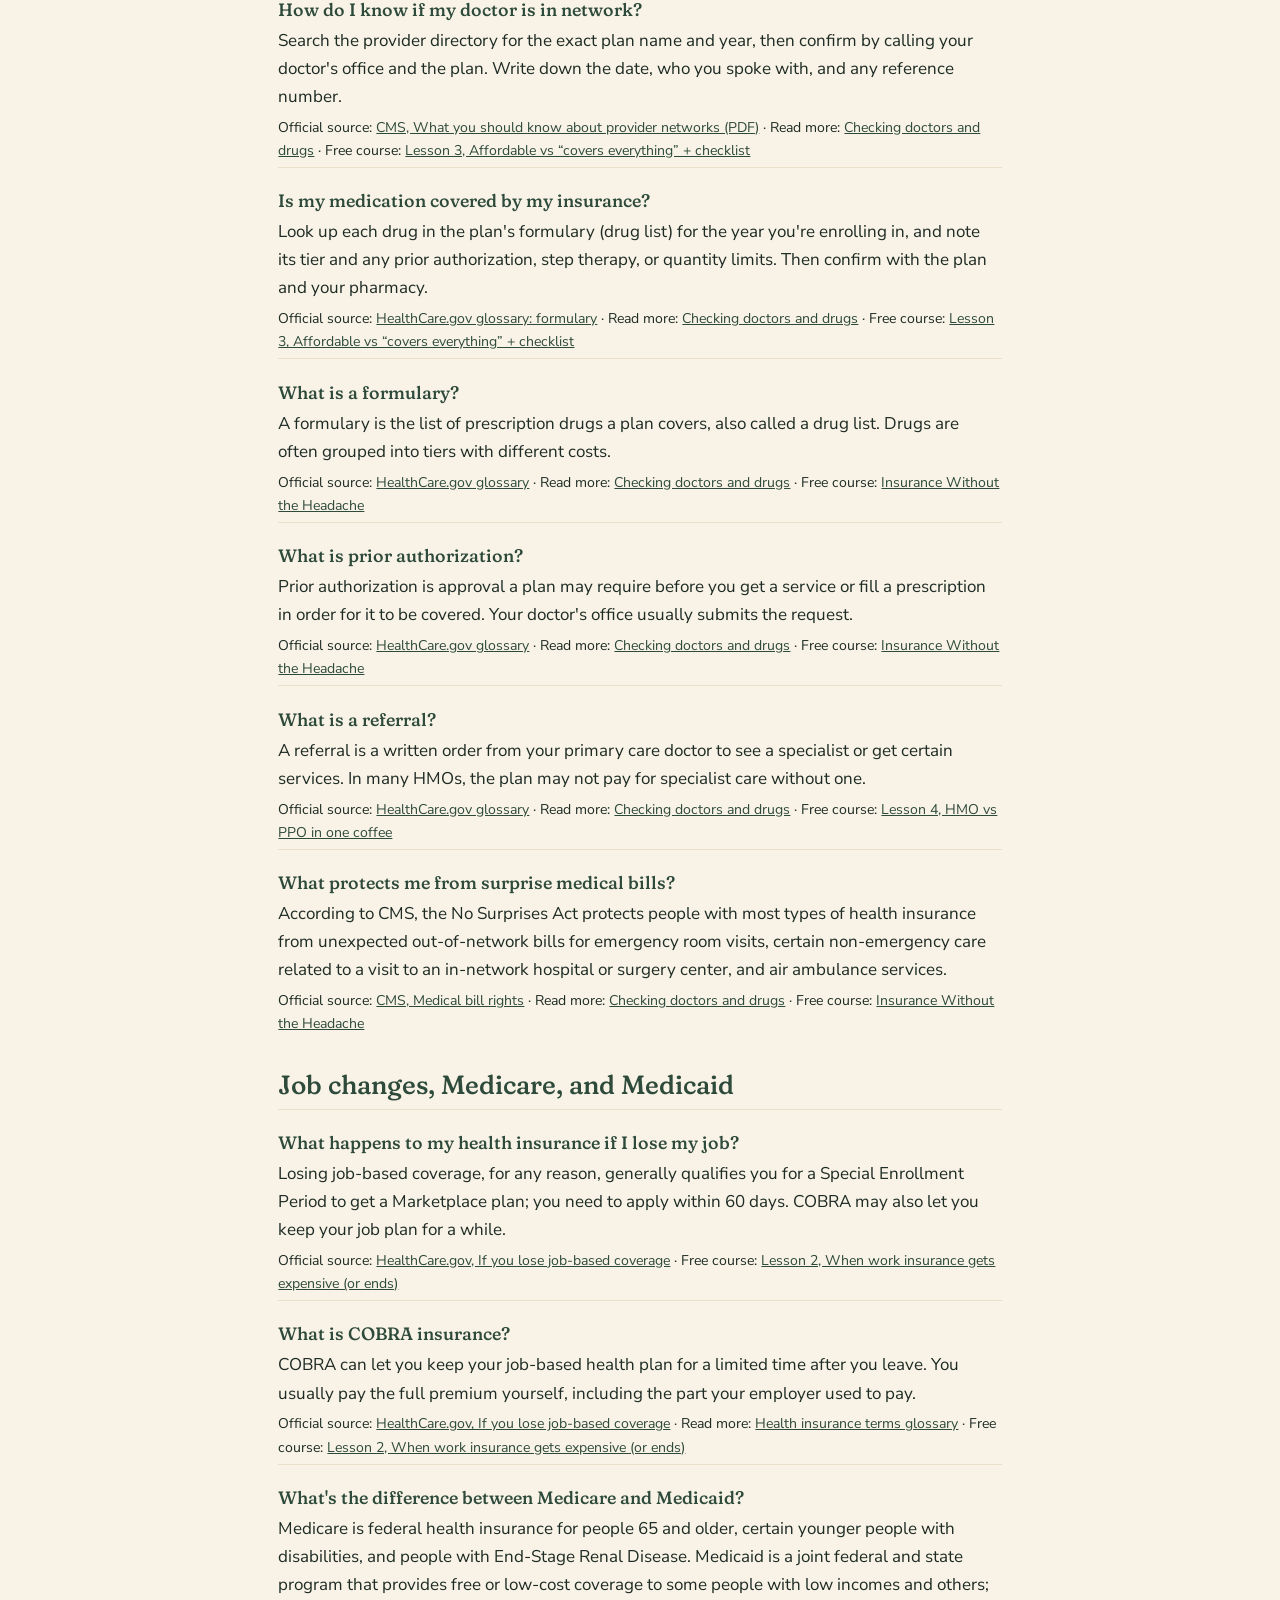
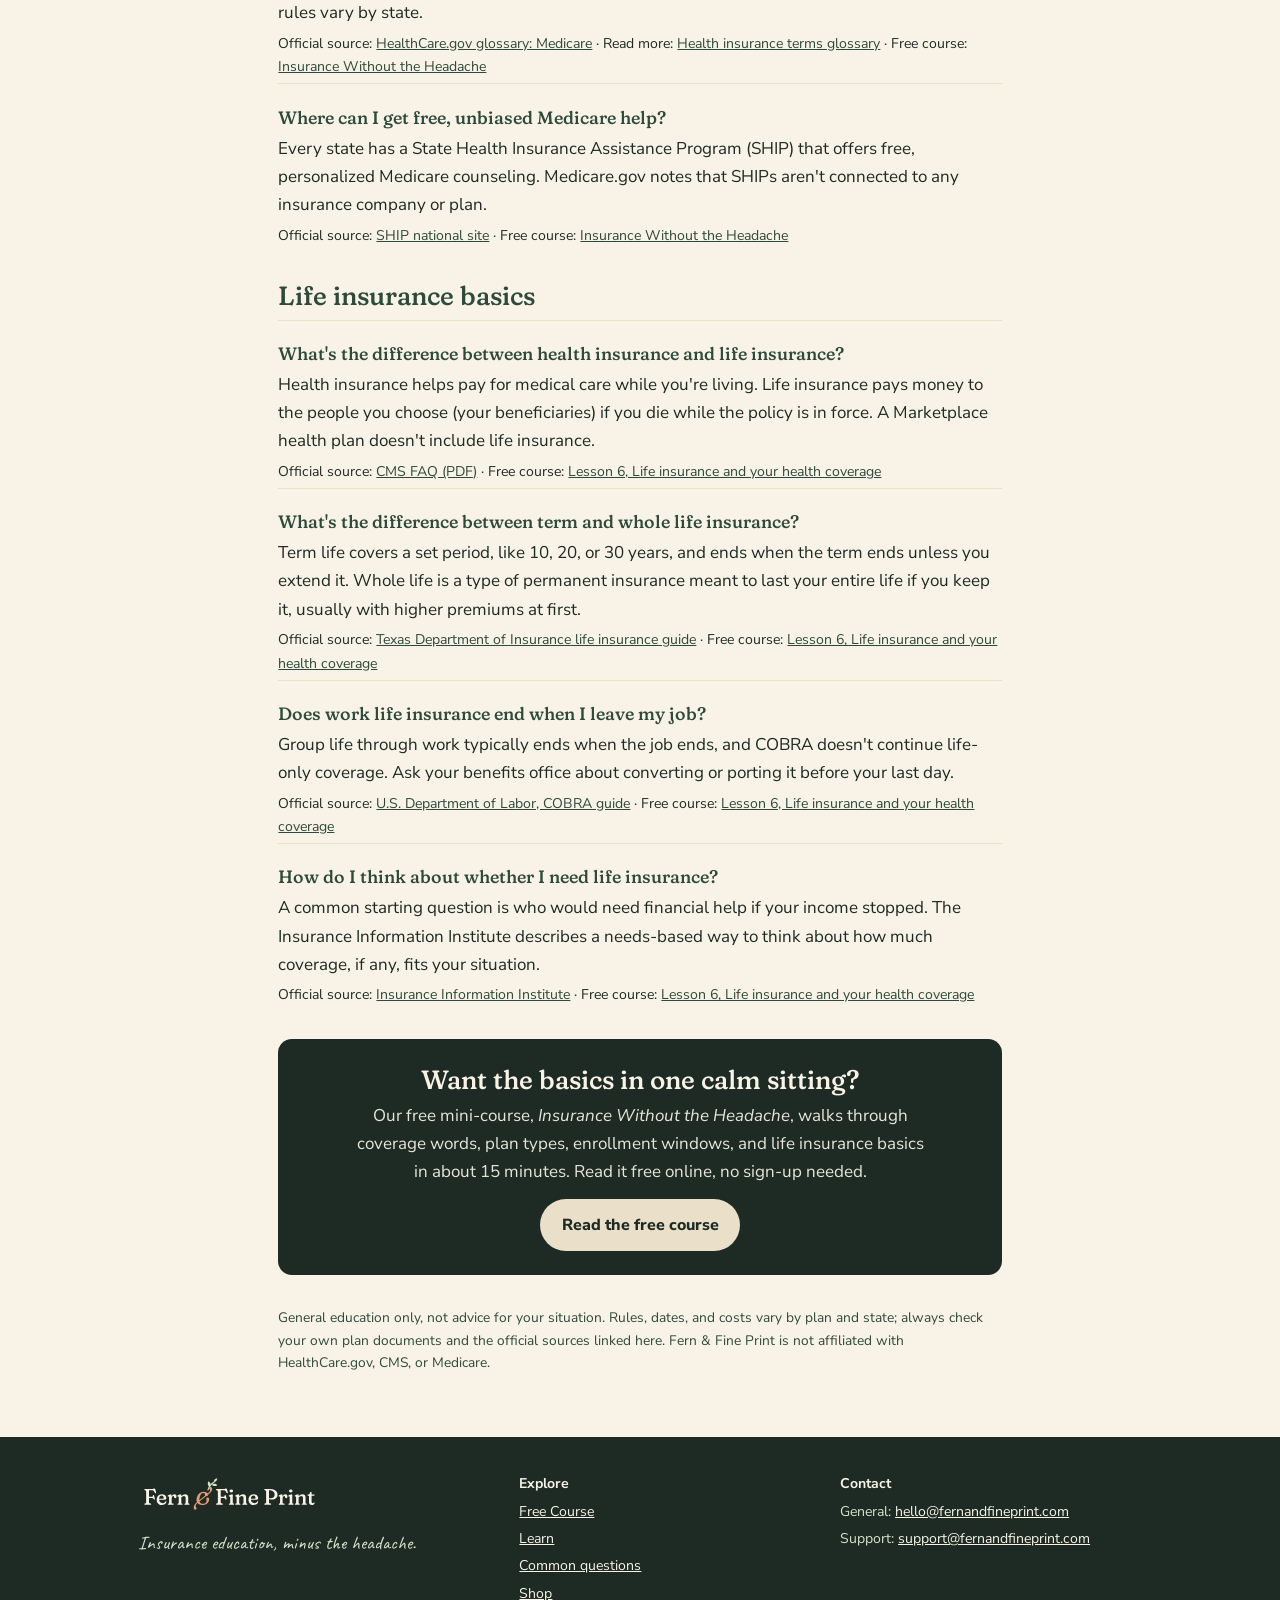
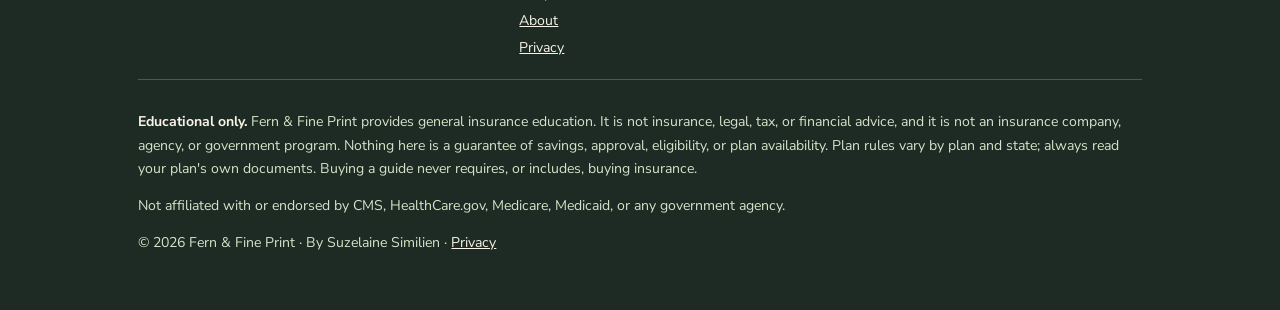
<file: learn/questions/index.html>
<!DOCTYPE html>
<html lang="en">
<head>
  <meta charset="utf-8" />
  <meta name="viewport" content="width=device-width, initial-scale=1" />
  <title>Health Insurance Questions, Answered Plainly · Fern &amp; Fine Print</title>
  <meta name="description" content="Plain answers to about fifty common health insurance questions: Open Enrollment 2027, deductibles, copays, Bronze vs Silver, HMO vs PPO, HSAs, and more." />
  <link rel="canonical" href="https://fernandfineprint.com/learn/questions/" />
  <meta property="og:type" content="website" />
  <meta property="og:site_name" content="Fern &amp; Fine Print" />
  <meta property="og:title" content="Health Insurance Questions, Answered Plainly · Fern &amp; Fine Print" />
  <meta property="og:description" content="Plain answers to about fifty common health insurance questions: Open Enrollment 2027, deductibles, copays, Bronze vs Silver, HMO vs PPO, HSAs, and more." />
  <meta property="og:url" content="https://fernandfineprint.com/learn/questions/" />
  <meta property="og:image" content="https://fernandfineprint.com/assets/og-image.png" />
  <meta property="og:image:width" content="1200" />
  <meta property="og:image:height" content="630" />
  <meta property="og:image:alt" content="Fern &amp; Fine Print: insurance education, minus the headache" />
  <meta property="og:locale" content="en_US" />
  <meta name="twitter:card" content="summary_large_image" />
  <meta name="twitter:title" content="Health Insurance Questions, Answered Plainly · Fern &amp; Fine Print" />
  <meta name="twitter:description" content="Plain answers to about fifty common health insurance questions: Open Enrollment 2027, deductibles, copays, Bronze vs Silver, HMO vs PPO, HSAs, and more." />
  <meta name="twitter:image" content="https://fernandfineprint.com/assets/og-image.png" />
  <meta name="theme-color" content="#2E4A3B" />
  <link rel="icon" href="/assets/favicon.ico" sizes="any" />
  <link rel="icon" href="/assets/favicon.svg" type="image/svg+xml" />
  <link rel="icon" href="/assets/favicon-32.png" type="image/png" sizes="32x32" />
  <link rel="apple-touch-icon" href="/assets/apple-touch-icon.png" />
  <link rel="preconnect" href="https://fonts.googleapis.com" /><link rel="preconnect" href="https://fonts.gstatic.com" crossorigin />
  <link href="https://fonts.googleapis.com/css2?family=Caveat:wght@500..700&family=Fraunces:ital,opsz,wght,SOFT,WONK@0,9..144,300..700,0..100,0..1;1,9..144,300..700,0..100,0..1&family=Nunito+Sans:ital,opsz,wght@0,6..12,400..800;1,6..12,400..800&display=swap" rel="stylesheet" />
  <link rel="stylesheet" href="/assets/site.css" />
  <script type="application/ld+json">
{
 "@context": "https://schema.org",
 "@type": "WebPage",
 "name": "Open Enrollment questions, answered plainly",
 "url": "https://fernandfineprint.com/learn/questions/",
 "description": "Plain answers to about fifty common health insurance questions: Open Enrollment 2027, deductibles, copays, Bronze vs Silver, HMO vs PPO, HSAs, and more.",
 "dateModified": "2026-11-01",
 "inLanguage": "en-US",
 "author": {
  "@type": "Person",
  "name": "Suzelaine Similien",
  "url": "https://fernandfineprint.com/#about"
 },
 "publisher": {
  "@type": "Organization",
  "@id": "https://fernandfineprint.com/#organization",
  "name": "Fern & Fine Print",
  "url": "https://fernandfineprint.com/"
 },
 "isPartOf": {
  "@type": "WebSite",
  "@id": "https://fernandfineprint.com/#website"
 }
}
</script>
  <script type="application/ld+json">
{
 "@context": "https://schema.org",
 "@type": "BreadcrumbList",
 "itemListElement": [
  {
   "@type": "ListItem",
   "position": 1,
   "name": "Home",
   "item": "https://fernandfineprint.com/"
  },
  {
   "@type": "ListItem",
   "position": 2,
   "name": "Learn",
   "item": "https://fernandfineprint.com/learn/"
  },
  {
   "@type": "ListItem",
   "position": 3,
   "name": "Questions",
   "item": "https://fernandfineprint.com/learn/questions/"
  }
 ]
}
</script>
  <script type="application/ld+json">
{
 "@context": "https://schema.org",
 "@type": "FAQPage",
 "mainEntity": [
  {
   "@type": "Question",
   "name": "When is Open Enrollment for 2027?",
   "acceptedAnswer": {
    "@type": "Answer",
    "text": "For states that use HealthCare.gov, Open Enrollment for 2027 Marketplace coverage runs from November 1, 2026 to January 15, 2027. States that run their own marketplace can set different dates, so check your state's official site."
   }
  },
  {
   "@type": "Question",
   "name": "What is the last day to sign up for coverage starting January 1?",
   "acceptedAnswer": {
    "@type": "Answer",
    "text": "On HealthCare.gov, it's December 15, 2026. If you enroll from December 16 through January 15, coverage starts February 1. Either way, coverage begins only after you pay your first premium."
   }
  },
  {
   "@type": "Question",
   "name": "Does my state have a different Open Enrollment deadline?",
   "acceptedAnswer": {
    "@type": "Answer",
    "text": "It might. Some states run their own marketplace instead of HealthCare.gov and can set their own deadlines. HealthCare.gov's state page tells you where people in your state apply; for example, Oregon residents use ExploreHealthOR.gov for 2027 coverage."
   }
  },
  {
   "@type": "Question",
   "name": "Can I change my health plan after Open Enrollment?",
   "acceptedAnswer": {
    "@type": "Answer",
    "text": "Generally only if you qualify for a Special Enrollment Period because of a life event, like losing other coverage, moving, getting married, or having or adopting a baby. You can apply for Medicaid or CHIP any time."
   }
  },
  {
   "@type": "Question",
   "name": "What happens if I miss Open Enrollment?",
   "acceptedAnswer": {
    "@type": "Answer",
    "text": "Outside Open Enrollment, you can enroll in or change a Marketplace plan only with a Special Enrollment Period. Depending on the type, you usually have 60 days before or after a qualifying life event. Job-based plans and Medicare have their own rules."
   }
  },
  {
   "@type": "Question",
   "name": "What is a Special Enrollment Period?",
   "acceptedAnswer": {
    "@type": "Answer",
    "text": "It's a time outside Open Enrollment when you can sign up for coverage because of certain life events, such as losing coverage, moving, marriage, or a new child. You usually have 60 days before or after the event, and job-based plans must offer at least 30 days."
   }
  },
  {
   "@type": "Question",
   "name": "Will I be automatically re-enrolled in my Marketplace plan?",
   "acceptedAnswer": {
    "@type": "Answer",
    "text": "Many people are if they don't act by December 15, but not everyone. Your Open Enrollment letters say which plan, if any, you'd be re-enrolled in, and HealthCare.gov recommends updating your application so your savings are figured correctly."
   }
  },
  {
   "@type": "Question",
   "name": "When is Medicare Open Enrollment?",
   "acceptedAnswer": {
    "@type": "Answer",
    "text": "Medicare's Open Enrollment Period runs October 15 to December 7 each year, with changes taking effect January 1. People already in a Medicare Advantage Plan also have a separate window from January 1 to March 31."
   }
  },
  {
   "@type": "Question",
   "name": "When is open enrollment at work?",
   "acceptedAnswer": {
    "@type": "Answer",
    "text": "Your employer sets its own open enrollment window, and it may not match the Marketplace dates. Your HR or benefits office can tell you the exact dates."
   }
  },
  {
   "@type": "Question",
   "name": "Can I apply for Medicaid any time of year?",
   "acceptedAnswer": {
    "@type": "Answer",
    "text": "Yes. According to HealthCare.gov, you can apply for Medicaid or the Children's Health Insurance Program (CHIP) any time, and if you qualify, coverage can begin right away."
   }
  },
  {
   "@type": "Question",
   "name": "What is a premium?",
   "acceptedAnswer": {
    "@type": "Answer",
    "text": "Your premium is the amount you pay for health insurance every month, whether or not you use care. You usually also have other costs when you get care, like a deductible, copays, and coinsurance."
   }
  },
  {
   "@type": "Question",
   "name": "What is a deductible in health insurance?",
   "acceptedAnswer": {
    "@type": "Answer",
    "text": "A deductible is what you pay for covered care before your plan starts to pay its share. With a $2,000 deductible, you pay the first $2,000 of covered services; after that you usually pay a copay or coinsurance."
   }
  },
  {
   "@type": "Question",
   "name": "What does out-of-pocket maximum mean?",
   "acceptedAnswer": {
    "@type": "Answer",
    "text": "It's the most you pay for covered, in-network services in a plan year. After your deductibles, copays, and coinsurance reach it, the plan pays 100% of covered costs for the rest of that year. Premiums don't count toward it."
   }
  },
  {
   "@type": "Question",
   "name": "What's the difference between a deductible and an out-of-pocket maximum?",
   "acceptedAnswer": {
    "@type": "Answer",
    "text": "The deductible is when your plan starts sharing costs; the out-of-pocket maximum is the ceiling on what you pay for covered, in-network care in a year. Money you spend on your deductible counts toward the out-of-pocket maximum."
   }
  },
  {
   "@type": "Question",
   "name": "What is the 2027 out-of-pocket maximum?",
   "acceptedAnswer": {
    "@type": "Answer",
    "text": "According to HealthCare.gov, for 2027 a Marketplace plan's out-of-pocket limit can be no more than $12,000 for an individual or $24,000 for a family. Many plans set lower limits; check the plan's Summary of Benefits and Coverage."
   }
  },
  {
   "@type": "Question",
   "name": "What is a copay?",
   "acceptedAnswer": {
    "@type": "Answer",
    "text": "A copay (copayment) is a fixed amount, like $20, that you pay for a covered service. Copays can be different for different services within the same plan, and some apply only after the deductible."
   }
  },
  {
   "@type": "Question",
   "name": "What is coinsurance?",
   "acceptedAnswer": {
    "@type": "Answer",
    "text": "Coinsurance is your share of a covered service's cost as a percentage, like 20%, usually after you've paid your deductible. If the allowed amount is $100 and your coinsurance is 20%, you'd pay $20."
   }
  },
  {
   "@type": "Question",
   "name": "What's the difference between a copay and coinsurance?",
   "acceptedAnswer": {
    "@type": "Answer",
    "text": "A copay is a flat dollar amount per service. Coinsurance is a percentage of the allowed amount. Both count toward your out-of-pocket maximum."
   }
  },
  {
   "@type": "Question",
   "name": "Does my premium count toward my deductible?",
   "acceptedAnswer": {
    "@type": "Answer",
    "text": "No. Premiums are what you pay to keep the plan; they don't count toward your deductible or your out-of-pocket maximum."
   }
  },
  {
   "@type": "Question",
   "name": "Is preventive care free?",
   "acceptedAnswer": {
    "@type": "Answer",
    "text": "Most health plans, including Marketplace plans, must cover a set of preventive services like certain screenings and vaccines at no cost when you use an in-network provider, even before you meet your deductible. HealthCare.gov notes coverage may vary."
   }
  },
  {
   "@type": "Question",
   "name": "What is an allowed amount?",
   "acceptedAnswer": {
    "@type": "Answer",
    "text": "It's the most a plan will pay for a covered service, also called the negotiated rate. If a provider charges more, you may have to pay the difference."
   }
  },
  {
   "@type": "Question",
   "name": "What is balance billing?",
   "acceptedAnswer": {
    "@type": "Answer",
    "text": "Balance billing is when a provider bills you for the difference between their charge and your plan's allowed amount. An in-network (preferred) provider may not balance bill you for covered services."
   }
  },
  {
   "@type": "Question",
   "name": "What is an Explanation of Benefits (EOB)?",
   "acceptedAnswer": {
    "@type": "Answer",
    "text": "An EOB is a statement from your health plan after you get care, showing what was billed, what the plan paid, and what you may owe. It isn't a bill, but it's useful to compare against any bill you receive."
   }
  },
  {
   "@type": "Question",
   "name": "What is a Summary of Benefits and Coverage (SBC)?",
   "acceptedAnswer": {
    "@type": "Answer",
    "text": "An SBC is a standard, easy-to-read summary of a plan's costs and coverage, designed for apples-to-apples comparisons. You get one when you shop, renew, or change coverage, and you can request one from the insurer."
   }
  },
  {
   "@type": "Question",
   "name": "How do I compare health insurance plans?",
   "acceptedAnswer": {
    "@type": "Answer",
    "text": "Compare total yearly cost (12 months of premiums plus likely out-of-pocket costs, with the out-of-pocket maximum as the ceiling), not just the premium. Then confirm your doctors are in network, your drugs are covered, and the plan type fits how you get care."
   }
  },
  {
   "@type": "Question",
   "name": "How do I choose a health insurance plan?",
   "acceptedAnswer": {
    "@type": "Answer",
    "text": "Start with your must-keep doctors and regular prescriptions, then compare plans that cover them on total yearly cost and plan type. HealthCare.gov's plan-choice guide covers metal levels, total costs, and network types."
   }
  },
  {
   "@type": "Question",
   "name": "What's the difference between Bronze and Silver plans?",
   "acceptedAnswer": {
    "@type": "Answer",
    "text": "They share costs differently. HealthCare.gov estimates a Bronze plan pays about 60% of covered costs and a Silver plan about 70%, and Bronze deductibles are generally higher. If you qualify for extra savings (cost-sharing reductions), you get them only with a Silver plan."
   }
  },
  {
   "@type": "Question",
   "name": "What's the difference between Silver and Gold plans?",
   "acceptedAnswer": {
    "@type": "Answer",
    "text": "HealthCare.gov estimates a Silver plan pays about 70% of covered costs and a Gold plan about 80%. Gold plans generally have lower deductibles and higher premiums; actual costs vary by plan."
   }
  },
  {
   "@type": "Question",
   "name": "Do metal levels mean better quality care?",
   "acceptedAnswer": {
    "@type": "Answer",
    "text": "No. HealthCare.gov says the categories have nothing to do with the quality of care; they show how you and the plan split costs for covered services."
   }
  },
  {
   "@type": "Question",
   "name": "What's the difference between an HMO and a PPO?",
   "acceptedAnswer": {
    "@type": "Answer",
    "text": "An HMO usually covers only in-network care except emergencies and often requires referrals. A PPO lets you see out-of-network providers without a referral, for an additional cost. Neither is better for everyone; a network mismatch is what hurts."
   }
  },
  {
   "@type": "Question",
   "name": "What are EPO and POS plans?",
   "acceptedAnswer": {
    "@type": "Answer",
    "text": "An EPO covers services only from in-network providers, except in emergencies. A POS plan charges less when you stay in network and requires a referral from your primary care doctor to see a specialist."
   }
  },
  {
   "@type": "Question",
   "name": "What is a catastrophic health plan?",
   "acceptedAnswer": {
    "@type": "Answer",
    "text": "A catastrophic plan has a lower premium and higher out-of-pocket costs, and covers 3 primary care visits a year before the deductible, plus preventive care. It's available to people under 30 or people who qualify for a hardship or affordability exemption."
   }
  },
  {
   "@type": "Question",
   "name": "What is a premium tax credit?",
   "acceptedAnswer": {
    "@type": "Answer",
    "text": "It's a tax credit that can lower your monthly Marketplace premium, based on your household and estimated income. If you use more in advance than you qualify for based on your final income, you may have to pay back the difference at tax time."
   }
  },
  {
   "@type": "Question",
   "name": "What are cost-sharing reductions?",
   "acceptedAnswer": {
    "@type": "Answer",
    "text": "Cost-sharing reductions, often called extra savings, lower your deductibles, copays, and coinsurance if you qualify based on income. In the Marketplace, you get them only if you enroll in a Silver plan."
   }
  },
  {
   "@type": "Question",
   "name": "What is an HSA?",
   "acceptedAnswer": {
    "@type": "Answer",
    "text": "A Health Savings Account lets you set aside pre-tax money for qualified medical expenses like deductibles and copays. You can contribute only if you have an HSA-eligible (high deductible) plan, and HSA funds generally can't pay premiums."
   }
  },
  {
   "@type": "Question",
   "name": "What is a high deductible health plan?",
   "acceptedAnswer": {
    "@type": "Answer",
    "text": "An HDHP has a higher deductible and usually a lower premium, and it can be paired with an HSA, which is why it's often called an HSA-eligible plan. HealthCare.gov says all Bronze and Catastrophic Marketplace plans work with HSAs."
   }
  },
  {
   "@type": "Question",
   "name": "Can a plan turn me down for a pre-existing condition?",
   "acceptedAnswer": {
    "@type": "Answer",
    "text": "ACA-compliant health plans, including Marketplace plans, can't refuse to cover you or charge you more because of a pre-existing condition. Some short-term or other non-ACA products can exclude conditions you already have."
   }
  },
  {
   "@type": "Question",
   "name": "How do I know if my doctor is in network?",
   "acceptedAnswer": {
    "@type": "Answer",
    "text": "Search the provider directory for the exact plan name and year, then confirm by calling your doctor's office and the plan. Write down the date, who you spoke with, and any reference number."
   }
  },
  {
   "@type": "Question",
   "name": "Is my medication covered by my insurance?",
   "acceptedAnswer": {
    "@type": "Answer",
    "text": "Look up each drug in the plan's formulary (drug list) for the year you're enrolling in, and note its tier and any prior authorization, step therapy, or quantity limits. Then confirm with the plan and your pharmacy."
   }
  },
  {
   "@type": "Question",
   "name": "What is a formulary?",
   "acceptedAnswer": {
    "@type": "Answer",
    "text": "A formulary is the list of prescription drugs a plan covers, also called a drug list. Drugs are often grouped into tiers with different costs."
   }
  },
  {
   "@type": "Question",
   "name": "What is prior authorization?",
   "acceptedAnswer": {
    "@type": "Answer",
    "text": "Prior authorization is approval a plan may require before you get a service or fill a prescription in order for it to be covered. Your doctor's office usually submits the request."
   }
  },
  {
   "@type": "Question",
   "name": "What is a referral?",
   "acceptedAnswer": {
    "@type": "Answer",
    "text": "A referral is a written order from your primary care doctor to see a specialist or get certain services. In many HMOs, the plan may not pay for specialist care without one."
   }
  },
  {
   "@type": "Question",
   "name": "What protects me from surprise medical bills?",
   "acceptedAnswer": {
    "@type": "Answer",
    "text": "According to CMS, the No Surprises Act protects people with most types of health insurance from unexpected out-of-network bills for emergency room visits, certain non-emergency care related to a visit to an in-network hospital or surgery center, and air ambulance services."
   }
  },
  {
   "@type": "Question",
   "name": "What happens to my health insurance if I lose my job?",
   "acceptedAnswer": {
    "@type": "Answer",
    "text": "Losing job-based coverage, for any reason, generally qualifies you for a Special Enrollment Period to get a Marketplace plan; you need to apply within 60 days. COBRA may also let you keep your job plan for a while."
   }
  },
  {
   "@type": "Question",
   "name": "What is COBRA insurance?",
   "acceptedAnswer": {
    "@type": "Answer",
    "text": "COBRA can let you keep your job-based health plan for a limited time after you leave. You usually pay the full premium yourself, including the part your employer used to pay."
   }
  },
  {
   "@type": "Question",
   "name": "What's the difference between Medicare and Medicaid?",
   "acceptedAnswer": {
    "@type": "Answer",
    "text": "Medicare is federal health insurance for people 65 and older, certain younger people with disabilities, and people with End-Stage Renal Disease. Medicaid is a joint federal and state program that provides free or low-cost coverage to some people with low incomes and others; rules vary by state."
   }
  },
  {
   "@type": "Question",
   "name": "Where can I get free, unbiased Medicare help?",
   "acceptedAnswer": {
    "@type": "Answer",
    "text": "Every state has a State Health Insurance Assistance Program (SHIP) that offers free, personalized Medicare counseling. Medicare.gov notes that SHIPs aren't connected to any insurance company or plan."
   }
  },
  {
   "@type": "Question",
   "name": "What's the difference between health insurance and life insurance?",
   "acceptedAnswer": {
    "@type": "Answer",
    "text": "Health insurance helps pay for medical care while you're living. Life insurance pays money to the people you choose (your beneficiaries) if you die while the policy is in force. A Marketplace health plan doesn't include life insurance."
   }
  },
  {
   "@type": "Question",
   "name": "What's the difference between term and whole life insurance?",
   "acceptedAnswer": {
    "@type": "Answer",
    "text": "Term life covers a set period, like 10, 20, or 30 years, and ends when the term ends unless you extend it. Whole life is a type of permanent insurance meant to last your entire life if you keep it, usually with higher premiums at first."
   }
  },
  {
   "@type": "Question",
   "name": "Does work life insurance end when I leave my job?",
   "acceptedAnswer": {
    "@type": "Answer",
    "text": "Group life through work typically ends when the job ends, and COBRA doesn't continue life-only coverage. Ask your benefits office about converting or porting it before your last day."
   }
  },
  {
   "@type": "Question",
   "name": "How do I think about whether I need life insurance?",
   "acceptedAnswer": {
    "@type": "Answer",
    "text": "A common starting question is who would need financial help if your income stopped. The Insurance Information Institute describes a needs-based way to think about how much coverage, if any, fits your situation."
   }
  }
 ]
}
</script>
</head>
<body>
  <a class="skip" href="#main">Skip to content</a>
  <div class="site-head"><div class="wrap">
    <a href="/" aria-label="Fern &amp; Fine Print home"><img class="logo" src="/assets/ffp_wordmark_small_light.svg" alt="Fern &amp; Fine Print" width="182" height="44"></a>
    <nav class="main" aria-label="Main">
      <a href="/">Home</a>
      <a href="/course/">Free Course</a>
      <a href="/learn/" aria-current="page">Learn</a>
      <a href="/shop/">Shop</a>
      <a href="/#about">About</a>
      <span class="login" aria-disabled="true" title="Member log-in opens when the shop does">Log in<span class="soon">Coming soon</span></span>
    </nav>
  </div></div>

  <header class="page-head">
    <div class="wrap read">
      <div class="eyebrow">Learn · Common questions</div>
      <h1>Open Enrollment questions, answered plainly</h1>
      <p class="lede">The questions people type into search bars at midnight during Open Enrollment, each with a short, plain answer and a link to an official source.</p>
      <p class="meta">Last updated: <time datetime="2026-11-01">November 1, 2026</time> · By Suzelaine Similien, Fern &amp; Fine Print</p>
    </div>
  </header>
  <div class="wave"></div>
  <main id="main">
    <div class="wrap read">
      <nav class="crumbs" aria-label="Breadcrumb"><ol><li><a href="/">Home</a></li><li><a href="/learn/">Learn</a></li><li aria-current="page">Questions</li></ol></nav>
      <section class="answer" aria-labelledby="short-answer">
        <h2 id="short-answer">How to use this page</h2>
        <p>Answers are short on purpose. Each one links to the official source for the facts, a longer Fern &amp; Fine Print guide where we have one, and the matching lesson in our free course. Nothing here is advice for your situation; plan rules vary by plan and state.</p>
      </section>
      <nav class="toc" aria-label="Topics"><strong>Topics</strong><ul><li><a href="#oe">Open Enrollment and deadlines</a></li><li><a href="#costs">Costs and coverage words</a></li><li><a href="#choosing">Choosing and comparing plans</a></li><li><a href="#care">Doctors, drugs, and bills</a></li><li><a href="#other">Job changes, Medicare, and Medicaid</a></li><li><a href="#life">Life insurance basics</a></li></ul></nav>
<section aria-labelledby="oe"><h2 id="oe">Open Enrollment and deadlines</h2>
<div class="qa"><h3 id="when-is-open-enrollment-for-2027">When is Open Enrollment for 2027?</h3><p>For states that use HealthCare.gov, Open Enrollment for 2027 Marketplace coverage runs from November 1, 2026 to January 15, 2027. States that run their own marketplace can set different dates, so check your state's official site.</p><p class="more">Official source: <a href="https://www.healthcare.gov/quick-guide/dates-and-deadlines/" rel="noopener">HealthCare.gov dates and deadlines</a> · Read more: <a href="/learn/open-enrollment-2027-dates/">Open Enrollment 2027: key dates</a> · Free course: <a href="/course/#m7">Lesson 7, Your next step</a></p></div>
<div class="qa"><h3 id="what-is-the-last-day-to-sign-up-for-coverage-starting-januar">What is the last day to sign up for coverage starting January 1?</h3><p>On HealthCare.gov, it's December 15, 2026. If you enroll from December 16 through January 15, coverage starts February 1. Either way, coverage begins only after you pay your first premium.</p><p class="more">Official source: <a href="https://www.healthcare.gov/quick-guide/dates-and-deadlines/" rel="noopener">HealthCare.gov dates and deadlines</a> · Read more: <a href="/learn/open-enrollment-2027-dates/">Open Enrollment 2027: key dates</a> · Free course: <a href="/course/#m7">Lesson 7, Your next step</a></p></div>
<div class="qa"><h3 id="does-my-state-have-a-different-open-enrollment-deadline">Does my state have a different Open Enrollment deadline?</h3><p>It might. Some states run their own marketplace instead of HealthCare.gov and can set their own deadlines. HealthCare.gov's state page tells you where people in your state apply; for example, Oregon residents use ExploreHealthOR.gov for 2027 coverage.</p><p class="more">Official source: <a href="https://www.healthcare.gov/marketplace-in-your-state/" rel="noopener">HealthCare.gov, The Marketplace in your state</a> · Read more: <a href="/learn/open-enrollment-2027-dates/">Open Enrollment 2027: key dates</a> · Free course: <a href="/course/#m7">Lesson 7, Your next step</a></p></div>
<div class="qa"><h3 id="can-i-change-my-health-plan-after-open-enrollment">Can I change my health plan after Open Enrollment?</h3><p>Generally only if you qualify for a Special Enrollment Period because of a life event, like losing other coverage, moving, getting married, or having or adopting a baby. You can apply for Medicaid or CHIP any time.</p><p class="more">Official source: <a href="https://www.healthcare.gov/glossary/special-enrollment-period/" rel="noopener">HealthCare.gov, Special Enrollment Period</a> · Read more: <a href="/learn/open-enrollment-2027-dates/">Open Enrollment 2027: key dates</a> · Free course: <a href="/course/#m2">Lesson 2, When work insurance gets expensive (or ends)</a></p></div>
<div class="qa"><h3 id="what-happens-if-i-miss-open-enrollment">What happens if I miss Open Enrollment?</h3><p>Outside Open Enrollment, you can enroll in or change a Marketplace plan only with a Special Enrollment Period. Depending on the type, you usually have 60 days before or after a qualifying life event. Job-based plans and Medicare have their own rules.</p><p class="more">Official source: <a href="https://www.healthcare.gov/glossary/special-enrollment-period/" rel="noopener">HealthCare.gov, Special Enrollment Period</a> · Read more: <a href="/learn/open-enrollment-2027-dates/">Open Enrollment 2027: key dates</a> · Free course: <a href="/course/#m2">Lesson 2, When work insurance gets expensive (or ends)</a></p></div>
<div class="qa"><h3 id="what-is-a-special-enrollment-period">What is a Special Enrollment Period?</h3><p>It's a time outside Open Enrollment when you can sign up for coverage because of certain life events, such as losing coverage, moving, marriage, or a new child. You usually have 60 days before or after the event, and job-based plans must offer at least 30 days.</p><p class="more">Official source: <a href="https://www.healthcare.gov/glossary/special-enrollment-period/" rel="noopener">HealthCare.gov glossary</a> · Read more: <a href="/learn/health-insurance-terms-glossary/">Health insurance terms glossary</a> · Free course: <a href="/course/#m2">Lesson 2, When work insurance gets expensive (or ends)</a></p></div>
<div class="qa"><h3 id="will-i-be-automatically-re-enrolled-in-my-marketplace-plan">Will I be automatically re-enrolled in my Marketplace plan?</h3><p>Many people are if they don't act by December 15, but not everyone. Your Open Enrollment letters say which plan, if any, you'd be re-enrolled in, and HealthCare.gov recommends updating your application so your savings are figured correctly.</p><p class="more">Official source: <a href="https://www.healthcare.gov/keep-or-change-plan/" rel="noopener">HealthCare.gov, Keep or change your plan</a> · Read more: <a href="/learn/open-enrollment-2027-dates/">Open Enrollment 2027: key dates</a> · Free course: <a href="/course/#m7">Lesson 7, Your next step</a></p></div>
<div class="qa"><h3 id="when-is-medicare-open-enrollment">When is Medicare Open Enrollment?</h3><p>Medicare's Open Enrollment Period runs October 15 to December 7 each year, with changes taking effect January 1. People already in a Medicare Advantage Plan also have a separate window from January 1 to March 31.</p><p class="more">Official source: <a href="https://www.medicare.gov/basics/get-started-with-medicare/get-more-coverage/joining-a-plan" rel="noopener">Medicare.gov, Joining a plan</a> · Read more: <a href="/learn/open-enrollment-2027-dates/">Open Enrollment 2027: key dates</a> · Free course: <a href="/course/">Insurance Without the Headache</a></p></div>
<div class="qa"><h3 id="when-is-open-enrollment-at-work">When is open enrollment at work?</h3><p>Your employer sets its own open enrollment window, and it may not match the Marketplace dates. Your HR or benefits office can tell you the exact dates.</p><p class="more">Official source: <a href="https://www.healthcare.gov/glossary/open-enrollment-period/" rel="noopener">HealthCare.gov glossary</a> · Read more: <a href="/learn/open-enrollment-2027-dates/">Open Enrollment 2027: key dates</a> · Free course: <a href="/course/">Insurance Without the Headache</a></p></div>
<div class="qa"><h3 id="can-i-apply-for-medicaid-any-time-of-year">Can I apply for Medicaid any time of year?</h3><p>Yes. According to HealthCare.gov, you can apply for Medicaid or the Children's Health Insurance Program (CHIP) any time, and if you qualify, coverage can begin right away.</p><p class="more">Official source: <a href="https://www.healthcare.gov/glossary/medicaid/" rel="noopener">HealthCare.gov glossary</a> · Free course: <a href="/course/#m7">Lesson 7, Your next step</a></p></div>
</section>
<section aria-labelledby="costs"><h2 id="costs">Costs and coverage words</h2>
<div class="qa"><h3 id="what-is-a-premium">What is a premium?</h3><p>Your premium is the amount you pay for health insurance every month, whether or not you use care. You usually also have other costs when you get care, like a deductible, copays, and coinsurance.</p><p class="more">Official source: <a href="https://www.healthcare.gov/glossary/premium/" rel="noopener">HealthCare.gov glossary</a> · Read more: <a href="/learn/health-insurance-terms-glossary/">Health insurance terms glossary</a> · Free course: <a href="/course/#m1">Lesson 1, What “coverage” actually means</a></p></div>
<div class="qa"><h3 id="what-is-a-deductible-in-health-insurance">What is a deductible in health insurance?</h3><p>A deductible is what you pay for covered care before your plan starts to pay its share. With a $2,000 deductible, you pay the first $2,000 of covered services; after that you usually pay a copay or coinsurance.</p><p class="more">Official source: <a href="https://www.healthcare.gov/glossary/deductible/" rel="noopener">HealthCare.gov glossary</a> · Read more: <a href="/learn/deductible-vs-out-of-pocket-maximum/">Deductible vs out-of-pocket maximum</a> · Free course: <a href="/course/#m1">Lesson 1, What “coverage” actually means</a></p></div>
<div class="qa"><h3 id="what-does-out-of-pocket-maximum-mean">What does out-of-pocket maximum mean?</h3><p>It's the most you pay for covered, in-network services in a plan year. After your deductibles, copays, and coinsurance reach it, the plan pays 100% of covered costs for the rest of that year. Premiums don't count toward it.</p><p class="more">Official source: <a href="https://www.healthcare.gov/glossary/out-of-pocket-maximum-limit/" rel="noopener">HealthCare.gov glossary</a> · Read more: <a href="/learn/deductible-vs-out-of-pocket-maximum/">Deductible vs out-of-pocket maximum</a> · Free course: <a href="/course/#m1">Lesson 1, What “coverage” actually means</a></p></div>
<div class="qa"><h3 id="what-s-the-difference-between-a-deductible-and-an-out-of-poc">What's the difference between a deductible and an out-of-pocket maximum?</h3><p>The deductible is when your plan starts sharing costs; the out-of-pocket maximum is the ceiling on what you pay for covered, in-network care in a year. Money you spend on your deductible counts toward the out-of-pocket maximum.</p><p class="more">Official source: <a href="https://www.healthcare.gov/glossary/out-of-pocket-maximum-limit/" rel="noopener">HealthCare.gov glossary</a> · Read more: <a href="/learn/deductible-vs-out-of-pocket-maximum/">Deductible vs out-of-pocket maximum</a> · Free course: <a href="/course/#m1">Lesson 1, What “coverage” actually means</a></p></div>
<div class="qa"><h3 id="what-is-the-2027-out-of-pocket-maximum">What is the 2027 out-of-pocket maximum?</h3><p>According to HealthCare.gov, for 2027 a Marketplace plan's out-of-pocket limit can be no more than $12,000 for an individual or $24,000 for a family. Many plans set lower limits; check the plan's Summary of Benefits and Coverage.</p><p class="more">Official source: <a href="https://www.healthcare.gov/glossary/out-of-pocket-maximum-limit/" rel="noopener">HealthCare.gov glossary</a> · Read more: <a href="/learn/deductible-vs-out-of-pocket-maximum/">Deductible vs out-of-pocket maximum</a> · Free course: <a href="/course/">Insurance Without the Headache</a></p></div>
<div class="qa"><h3 id="what-is-a-copay">What is a copay?</h3><p>A copay (copayment) is a fixed amount, like $20, that you pay for a covered service. Copays can be different for different services within the same plan, and some apply only after the deductible.</p><p class="more">Official source: <a href="https://www.healthcare.gov/glossary/co-payment/" rel="noopener">HealthCare.gov glossary</a> · Read more: <a href="/learn/health-insurance-terms-glossary/">Health insurance terms glossary</a> · Free course: <a href="/course/#m1">Lesson 1, What “coverage” actually means</a></p></div>
<div class="qa"><h3 id="what-is-coinsurance">What is coinsurance?</h3><p>Coinsurance is your share of a covered service's cost as a percentage, like 20%, usually after you've paid your deductible. If the allowed amount is $100 and your coinsurance is 20%, you'd pay $20.</p><p class="more">Official source: <a href="https://www.healthcare.gov/glossary/co-insurance/" rel="noopener">HealthCare.gov glossary</a> · Read more: <a href="/learn/health-insurance-terms-glossary/">Health insurance terms glossary</a> · Free course: <a href="/course/#m1">Lesson 1, What “coverage” actually means</a></p></div>
<div class="qa"><h3 id="what-s-the-difference-between-a-copay-and-coinsurance">What's the difference between a copay and coinsurance?</h3><p>A copay is a flat dollar amount per service. Coinsurance is a percentage of the allowed amount. Both count toward your out-of-pocket maximum.</p><p class="more">Official source: <a href="https://www.healthcare.gov/glossary/co-insurance/" rel="noopener">HealthCare.gov glossary</a> · Read more: <a href="/learn/health-insurance-terms-glossary/">Health insurance terms glossary</a> · Free course: <a href="/course/#m1">Lesson 1, What “coverage” actually means</a></p></div>
<div class="qa"><h3 id="does-my-premium-count-toward-my-deductible">Does my premium count toward my deductible?</h3><p>No. Premiums are what you pay to keep the plan; they don't count toward your deductible or your out-of-pocket maximum.</p><p class="more">Official source: <a href="https://www.healthcare.gov/glossary/out-of-pocket-maximum-limit/" rel="noopener">HealthCare.gov glossary</a> · Read more: <a href="/learn/deductible-vs-out-of-pocket-maximum/">Deductible vs out-of-pocket maximum</a> · Free course: <a href="/course/#m1">Lesson 1, What “coverage” actually means</a></p></div>
<div class="qa"><h3 id="is-preventive-care-free">Is preventive care free?</h3><p>Most health plans, including Marketplace plans, must cover a set of preventive services like certain screenings and vaccines at no cost when you use an in-network provider, even before you meet your deductible. HealthCare.gov notes coverage may vary.</p><p class="more">Official source: <a href="https://www.healthcare.gov/coverage/preventive-care-benefits/" rel="noopener">HealthCare.gov, Preventive health services</a> · Read more: <a href="/learn/deductible-vs-out-of-pocket-maximum/">Deductible vs out-of-pocket maximum</a> · Free course: <a href="/course/">Insurance Without the Headache</a></p></div>
<div class="qa"><h3 id="what-is-an-allowed-amount">What is an allowed amount?</h3><p>It's the most a plan will pay for a covered service, also called the negotiated rate. If a provider charges more, you may have to pay the difference.</p><p class="more">Official source: <a href="https://www.healthcare.gov/glossary/allowed-amount/" rel="noopener">HealthCare.gov glossary</a> · Read more: <a href="/learn/health-insurance-terms-glossary/">Health insurance terms glossary</a> · Free course: <a href="/course/">Insurance Without the Headache</a></p></div>
<div class="qa"><h3 id="what-is-balance-billing">What is balance billing?</h3><p>Balance billing is when a provider bills you for the difference between their charge and your plan's allowed amount. An in-network (preferred) provider may not balance bill you for covered services.</p><p class="more">Official source: <a href="https://www.healthcare.gov/glossary/balance-billing/" rel="noopener">HealthCare.gov glossary</a> · Read more: <a href="/learn/check-if-doctor-and-drugs-are-covered/">Checking doctors and drugs</a> · Free course: <a href="/course/">Insurance Without the Headache</a></p></div>
<div class="qa"><h3 id="what-is-an-explanation-of-benefits-eob">What is an Explanation of Benefits (EOB)?</h3><p>An EOB is a statement from your health plan after you get care, showing what was billed, what the plan paid, and what you may owe. It isn't a bill, but it's useful to compare against any bill you receive.</p><p class="more">Read more: <a href="/learn/health-insurance-terms-glossary/">Health insurance terms glossary</a> · Free course: <a href="/course/">Insurance Without the Headache</a></p></div>
<div class="qa"><h3 id="what-is-a-summary-of-benefits-and-coverage-sbc">What is a Summary of Benefits and Coverage (SBC)?</h3><p>An SBC is a standard, easy-to-read summary of a plan's costs and coverage, designed for apples-to-apples comparisons. You get one when you shop, renew, or change coverage, and you can request one from the insurer.</p><p class="more">Official source: <a href="https://www.healthcare.gov/glossary/summary-of-benefits-and-coverage/" rel="noopener">HealthCare.gov glossary</a> · Read more: <a href="/learn/compare-health-plans-side-by-side/">Comparing two plans side by side</a> · Free course: <a href="/course/">Insurance Without the Headache</a></p></div>
</section>
<section aria-labelledby="choosing"><h2 id="choosing">Choosing and comparing plans</h2>
<div class="qa"><h3 id="how-do-i-compare-health-insurance-plans">How do I compare health insurance plans?</h3><p>Compare total yearly cost (12 months of premiums plus likely out-of-pocket costs, with the out-of-pocket maximum as the ceiling), not just the premium. Then confirm your doctors are in network, your drugs are covered, and the plan type fits how you get care.</p><p class="more">Official source: <a href="https://www.healthcare.gov/choose-a-plan/your-total-costs/" rel="noopener">HealthCare.gov, Your total costs</a> · Read more: <a href="/learn/compare-health-plans-side-by-side/">Comparing two plans side by side</a> · Free course: <a href="/course/#m3">Lesson 3, Affordable vs “covers everything” + checklist</a></p></div>
<div class="qa"><h3 id="how-do-i-choose-a-health-insurance-plan">How do I choose a health insurance plan?</h3><p>Start with your must-keep doctors and regular prescriptions, then compare plans that cover them on total yearly cost and plan type. HealthCare.gov's plan-choice guide covers metal levels, total costs, and network types.</p><p class="more">Official source: <a href="https://www.healthcare.gov/choose-a-plan/comparing-plans/" rel="noopener">HealthCare.gov, How to choose a plan</a> · Read more: <a href="/learn/compare-health-plans-side-by-side/">Comparing two plans side by side</a> · Free course: <a href="/course/#m3">Lesson 3, Affordable vs “covers everything” + checklist</a></p></div>
<div class="qa"><h3 id="what-s-the-difference-between-bronze-and-silver-plans">What's the difference between Bronze and Silver plans?</h3><p>They share costs differently. HealthCare.gov estimates a Bronze plan pays about 60% of covered costs and a Silver plan about 70%, and Bronze deductibles are generally higher. If you qualify for extra savings (cost-sharing reductions), you get them only with a Silver plan.</p><p class="more">Official source: <a href="https://www.healthcare.gov/choose-a-plan/plans-categories/" rel="noopener">HealthCare.gov, Health plan categories</a> · Read more: <a href="/learn/compare-health-plans-side-by-side/">Comparing two plans side by side</a> · Free course: <a href="/course/">Insurance Without the Headache</a></p></div>
<div class="qa"><h3 id="what-s-the-difference-between-silver-and-gold-plans">What's the difference between Silver and Gold plans?</h3><p>HealthCare.gov estimates a Silver plan pays about 70% of covered costs and a Gold plan about 80%. Gold plans generally have lower deductibles and higher premiums; actual costs vary by plan.</p><p class="more">Official source: <a href="https://www.healthcare.gov/choose-a-plan/plans-categories/" rel="noopener">HealthCare.gov, Health plan categories</a> · Read more: <a href="/learn/compare-health-plans-side-by-side/">Comparing two plans side by side</a> · Free course: <a href="/course/">Insurance Without the Headache</a></p></div>
<div class="qa"><h3 id="do-metal-levels-mean-better-quality-care">Do metal levels mean better quality care?</h3><p>No. HealthCare.gov says the categories have nothing to do with the quality of care; they show how you and the plan split costs for covered services.</p><p class="more">Official source: <a href="https://www.healthcare.gov/choose-a-plan/plans-categories/" rel="noopener">HealthCare.gov, Health plan categories</a> · Read more: <a href="/learn/compare-health-plans-side-by-side/">Comparing two plans side by side</a> · Free course: <a href="/course/">Insurance Without the Headache</a></p></div>
<div class="qa"><h3 id="what-s-the-difference-between-an-hmo-and-a-ppo">What's the difference between an HMO and a PPO?</h3><p>An HMO usually covers only in-network care except emergencies and often requires referrals. A PPO lets you see out-of-network providers without a referral, for an additional cost. Neither is better for everyone; a network mismatch is what hurts.</p><p class="more">Official source: <a href="https://www.healthcare.gov/choose-a-plan/plan-types/" rel="noopener">HealthCare.gov, Plan and network types</a> · Read more: <a href="/learn/compare-health-plans-side-by-side/">Comparing two plans side by side</a> · Free course: <a href="/course/#m4">Lesson 4, HMO vs PPO in one coffee</a></p></div>
<div class="qa"><h3 id="what-are-epo-and-pos-plans">What are EPO and POS plans?</h3><p>An EPO covers services only from in-network providers, except in emergencies. A POS plan charges less when you stay in network and requires a referral from your primary care doctor to see a specialist.</p><p class="more">Official source: <a href="https://www.healthcare.gov/choose-a-plan/plan-types/" rel="noopener">HealthCare.gov, Plan and network types</a> · Read more: <a href="/learn/compare-health-plans-side-by-side/">Comparing two plans side by side</a> · Free course: <a href="/course/#m4">Lesson 4, HMO vs PPO in one coffee</a></p></div>
<div class="qa"><h3 id="what-is-a-catastrophic-health-plan">What is a catastrophic health plan?</h3><p>A catastrophic plan has a lower premium and higher out-of-pocket costs, and covers 3 primary care visits a year before the deductible, plus preventive care. It's available to people under 30 or people who qualify for a hardship or affordability exemption.</p><p class="more">Official source: <a href="https://www.healthcare.gov/glossary/catastrophic-health-plan/" rel="noopener">HealthCare.gov glossary</a> · Read more: <a href="/learn/compare-health-plans-side-by-side/">Comparing two plans side by side</a> · Free course: <a href="/course/#m5">Lesson 5, Pre-existing conditions & plan types that surprise people</a></p></div>
<div class="qa"><h3 id="what-is-a-premium-tax-credit">What is a premium tax credit?</h3><p>It's a tax credit that can lower your monthly Marketplace premium, based on your household and estimated income. If you use more in advance than you qualify for based on your final income, you may have to pay back the difference at tax time.</p><p class="more">Official source: <a href="https://www.healthcare.gov/glossary/premium-tax-credit/" rel="noopener">HealthCare.gov glossary</a> · Read more: <a href="/learn/compare-health-plans-side-by-side/">Comparing two plans side by side</a> · Free course: <a href="/course/">Insurance Without the Headache</a></p></div>
<div class="qa"><h3 id="what-are-cost-sharing-reductions">What are cost-sharing reductions?</h3><p>Cost-sharing reductions, often called extra savings, lower your deductibles, copays, and coinsurance if you qualify based on income. In the Marketplace, you get them only if you enroll in a Silver plan.</p><p class="more">Official source: <a href="https://www.healthcare.gov/glossary/cost-sharing-reduction/" rel="noopener">HealthCare.gov glossary</a> · Read more: <a href="/learn/compare-health-plans-side-by-side/">Comparing two plans side by side</a> · Free course: <a href="/course/">Insurance Without the Headache</a></p></div>
<div class="qa"><h3 id="what-is-an-hsa">What is an HSA?</h3><p>A Health Savings Account lets you set aside pre-tax money for qualified medical expenses like deductibles and copays. You can contribute only if you have an HSA-eligible (high deductible) plan, and HSA funds generally can't pay premiums.</p><p class="more">Official source: <a href="https://www.healthcare.gov/glossary/health-savings-account-hsa/" rel="noopener">HealthCare.gov glossary</a> · Read more: <a href="/learn/health-insurance-terms-glossary/">Health insurance terms glossary</a> · Free course: <a href="/course/">Insurance Without the Headache</a></p></div>
<div class="qa"><h3 id="what-is-a-high-deductible-health-plan">What is a high deductible health plan?</h3><p>An HDHP has a higher deductible and usually a lower premium, and it can be paired with an HSA, which is why it's often called an HSA-eligible plan. HealthCare.gov says all Bronze and Catastrophic Marketplace plans work with HSAs.</p><p class="more">Official source: <a href="https://www.healthcare.gov/glossary/high-deductible-health-plan/" rel="noopener">HealthCare.gov glossary</a> · Read more: <a href="/learn/health-insurance-terms-glossary/">Health insurance terms glossary</a> · Free course: <a href="/course/">Insurance Without the Headache</a></p></div>
<div class="qa"><h3 id="can-a-plan-turn-me-down-for-a-pre-existing-condition">Can a plan turn me down for a pre-existing condition?</h3><p>ACA-compliant health plans, including Marketplace plans, can't refuse to cover you or charge you more because of a pre-existing condition. Some short-term or other non-ACA products can exclude conditions you already have.</p><p class="more">Official source: <a href="https://www.healthcare.gov/coverage/pre-existing-conditions/" rel="noopener">HealthCare.gov, Pre-existing conditions</a> · Free course: <a href="/course/#m5">Lesson 5, Pre-existing conditions & plan types that surprise people</a></p></div>
</section>
<section aria-labelledby="care"><h2 id="care">Doctors, drugs, and bills</h2>
<div class="qa"><h3 id="how-do-i-know-if-my-doctor-is-in-network">How do I know if my doctor is in network?</h3><p>Search the provider directory for the exact plan name and year, then confirm by calling your doctor's office and the plan. Write down the date, who you spoke with, and any reference number.</p><p class="more">Official source: <a href="https://www.cms.gov/marketplace/outreach-and-education/what-you-should-know-provider-networks.pdf" rel="noopener">CMS, What you should know about provider networks (PDF)</a> · Read more: <a href="/learn/check-if-doctor-and-drugs-are-covered/">Checking doctors and drugs</a> · Free course: <a href="/course/#m3">Lesson 3, Affordable vs “covers everything” + checklist</a></p></div>
<div class="qa"><h3 id="is-my-medication-covered-by-my-insurance">Is my medication covered by my insurance?</h3><p>Look up each drug in the plan's formulary (drug list) for the year you're enrolling in, and note its tier and any prior authorization, step therapy, or quantity limits. Then confirm with the plan and your pharmacy.</p><p class="more">Official source: <a href="https://www.healthcare.gov/glossary/formulary/" rel="noopener">HealthCare.gov glossary: formulary</a> · Read more: <a href="/learn/check-if-doctor-and-drugs-are-covered/">Checking doctors and drugs</a> · Free course: <a href="/course/#m3">Lesson 3, Affordable vs “covers everything” + checklist</a></p></div>
<div class="qa"><h3 id="what-is-a-formulary">What is a formulary?</h3><p>A formulary is the list of prescription drugs a plan covers, also called a drug list. Drugs are often grouped into tiers with different costs.</p><p class="more">Official source: <a href="https://www.healthcare.gov/glossary/formulary/" rel="noopener">HealthCare.gov glossary</a> · Read more: <a href="/learn/check-if-doctor-and-drugs-are-covered/">Checking doctors and drugs</a> · Free course: <a href="/course/">Insurance Without the Headache</a></p></div>
<div class="qa"><h3 id="what-is-prior-authorization">What is prior authorization?</h3><p>Prior authorization is approval a plan may require before you get a service or fill a prescription in order for it to be covered. Your doctor's office usually submits the request.</p><p class="more">Official source: <a href="https://www.healthcare.gov/glossary/prior-authorization/" rel="noopener">HealthCare.gov glossary</a> · Read more: <a href="/learn/check-if-doctor-and-drugs-are-covered/">Checking doctors and drugs</a> · Free course: <a href="/course/">Insurance Without the Headache</a></p></div>
<div class="qa"><h3 id="what-is-a-referral">What is a referral?</h3><p>A referral is a written order from your primary care doctor to see a specialist or get certain services. In many HMOs, the plan may not pay for specialist care without one.</p><p class="more">Official source: <a href="https://www.healthcare.gov/glossary/referral/" rel="noopener">HealthCare.gov glossary</a> · Read more: <a href="/learn/check-if-doctor-and-drugs-are-covered/">Checking doctors and drugs</a> · Free course: <a href="/course/#m4">Lesson 4, HMO vs PPO in one coffee</a></p></div>
<div class="qa"><h3 id="what-protects-me-from-surprise-medical-bills">What protects me from surprise medical bills?</h3><p>According to CMS, the No Surprises Act protects people with most types of health insurance from unexpected out-of-network bills for emergency room visits, certain non-emergency care related to a visit to an in-network hospital or surgery center, and air ambulance services.</p><p class="more">Official source: <a href="https://www.cms.gov/medical-bill-rights" rel="noopener">CMS, Medical bill rights</a> · Read more: <a href="/learn/check-if-doctor-and-drugs-are-covered/">Checking doctors and drugs</a> · Free course: <a href="/course/">Insurance Without the Headache</a></p></div>
</section>
<section aria-labelledby="other"><h2 id="other">Job changes, Medicare, and Medicaid</h2>
<div class="qa"><h3 id="what-happens-to-my-health-insurance-if-i-lose-my-job">What happens to my health insurance if I lose my job?</h3><p>Losing job-based coverage, for any reason, generally qualifies you for a Special Enrollment Period to get a Marketplace plan; you need to apply within 60 days. COBRA may also let you keep your job plan for a while.</p><p class="more">Official source: <a href="https://www.healthcare.gov/have-job-based-coverage/if-you-lose-job-based-coverage/" rel="noopener">HealthCare.gov, If you lose job-based coverage</a> · Free course: <a href="/course/#m2">Lesson 2, When work insurance gets expensive (or ends)</a></p></div>
<div class="qa"><h3 id="what-is-cobra-insurance">What is COBRA insurance?</h3><p>COBRA can let you keep your job-based health plan for a limited time after you leave. You usually pay the full premium yourself, including the part your employer used to pay.</p><p class="more">Official source: <a href="https://www.healthcare.gov/have-job-based-coverage/if-you-lose-job-based-coverage/" rel="noopener">HealthCare.gov, If you lose job-based coverage</a> · Read more: <a href="/learn/health-insurance-terms-glossary/">Health insurance terms glossary</a> · Free course: <a href="/course/#m2">Lesson 2, When work insurance gets expensive (or ends)</a></p></div>
<div class="qa"><h3 id="what-s-the-difference-between-medicare-and-medicaid">What's the difference between Medicare and Medicaid?</h3><p>Medicare is federal health insurance for people 65 and older, certain younger people with disabilities, and people with End-Stage Renal Disease. Medicaid is a joint federal and state program that provides free or low-cost coverage to some people with low incomes and others; rules vary by state.</p><p class="more">Official source: <a href="https://www.healthcare.gov/glossary/medicare/" rel="noopener">HealthCare.gov glossary: Medicare</a> · Read more: <a href="/learn/health-insurance-terms-glossary/">Health insurance terms glossary</a> · Free course: <a href="/course/">Insurance Without the Headache</a></p></div>
<div class="qa"><h3 id="where-can-i-get-free-unbiased-medicare-help">Where can I get free, unbiased Medicare help?</h3><p>Every state has a State Health Insurance Assistance Program (SHIP) that offers free, personalized Medicare counseling. Medicare.gov notes that SHIPs aren't connected to any insurance company or plan.</p><p class="more">Official source: <a href="https://www.shiphelp.org/" rel="noopener">SHIP national site</a> · Free course: <a href="/course/">Insurance Without the Headache</a></p></div>
</section>
<section aria-labelledby="life"><h2 id="life">Life insurance basics</h2>
<div class="qa"><h3 id="what-s-the-difference-between-health-insurance-and-life-insu">What's the difference between health insurance and life insurance?</h3><p>Health insurance helps pay for medical care while you're living. Life insurance pays money to the people you choose (your beneficiaries) if you die while the policy is in force. A Marketplace health plan doesn't include life insurance.</p><p class="more">Official source: <a href="https://www.cms.gov/cciio/resources/files/downloads/ancillary-product-faq-03-29-2013.pdf" rel="noopener">CMS FAQ (PDF)</a> · Free course: <a href="/course/#m6">Lesson 6, Life insurance and your health coverage</a></p></div>
<div class="qa"><h3 id="what-s-the-difference-between-term-and-whole-life-insurance">What's the difference between term and whole life insurance?</h3><p>Term life covers a set period, like 10, 20, or 30 years, and ends when the term ends unless you extend it. Whole life is a type of permanent insurance meant to last your entire life if you keep it, usually with higher premiums at first.</p><p class="more">Official source: <a href="https://www.tdi.texas.gov/pubs/consumer/cb018.html" rel="noopener">Texas Department of Insurance life insurance guide</a> · Free course: <a href="/course/#m6">Lesson 6, Life insurance and your health coverage</a></p></div>
<div class="qa"><h3 id="does-work-life-insurance-end-when-i-leave-my-job">Does work life insurance end when I leave my job?</h3><p>Group life through work typically ends when the job ends, and COBRA doesn't continue life-only coverage. Ask your benefits office about converting or porting it before your last day.</p><p class="more">Official source: <a href="https://www.dol.gov/agencies/ebsa/about-ebsa/our-activities/resource-center/publications/workers-guide-health-benefits-cobra" rel="noopener">U.S. Department of Labor, COBRA guide</a> · Free course: <a href="/course/#m6">Lesson 6, Life insurance and your health coverage</a></p></div>
<div class="qa"><h3 id="how-do-i-think-about-whether-i-need-life-insurance">How do I think about whether I need life insurance?</h3><p>A common starting question is who would need financial help if your income stopped. The Insurance Information Institute describes a needs-based way to think about how much coverage, if any, fits your situation.</p><p class="more">Official source: <a href="https://www.iii.org/article/how-much-life-insurance-do-i-need" rel="noopener">Insurance Information Institute</a> · Free course: <a href="/course/#m6">Lesson 6, Life insurance and your health coverage</a></p></div>
</section>
<section class="invite" aria-labelledby="invite-title">
  <h2 id="invite-title">Want the basics in one calm sitting?</h2>
  <p>Our free mini-course, <em>Insurance Without the Headache</em>, walks through coverage words, plan types, enrollment windows, and life insurance basics in about 15 minutes. Read it free online, no sign-up needed.</p>
  <a class="btn" href="/course/">Read the free course</a>
</section>
      <p class="note">General education only, not advice for your situation. Rules, dates, and costs vary by plan and state; always check your own plan documents and the official sources linked here. Fern &amp; Fine Print is not affiliated with HealthCare.gov, CMS, or Medicare.</p>
    </div>
  </main>
  <footer>
    <div class="wrap">
      <div class="foot-grid">
        <div>
          <img src="/assets/ffp_wordmark_small_dark.svg" alt="Fern &amp; Fine Print" width="182" height="44" style="height:44px;width:auto" loading="lazy">
          <p class="tagline">Insurance education, minus the headache.</p>
        </div>
        <div>
          <strong>Explore</strong>
          <ul><li><a href="/course/">Free Course</a></li><li><a href="/learn/">Learn</a></li><li><a href="/learn/questions/">Common questions</a></li><li><a href="/shop/">Shop</a></li><li><a href="/#about">About</a></li><li><a href="/privacy.html">Privacy</a></li></ul>
        </div>
        <div>
          <strong>Contact</strong>
          <ul><li>General: <a href="mailto:hello@fernandfineprint.com">hello@fernandfineprint.com</a></li><li>Support: <a href="mailto:support@fernandfineprint.com">support@fernandfineprint.com</a></li></ul>
        </div>
      </div>
      <div class="legal">
        <p><strong>Educational only.</strong> Fern &amp; Fine Print provides general insurance education. It is not insurance, legal, tax, or financial advice, and it is not an insurance company, agency, or government program. Nothing here is a guarantee of savings, approval, eligibility, or plan availability. Plan rules vary by plan and state; always read your plan's own documents. Buying a guide never requires, or includes, buying insurance.</p>
        <p>Not affiliated with or endorsed by CMS, HealthCare.gov, Medicare, Medicaid, or any government agency.</p>
        <p>© <span id="yr">2026</span> Fern &amp; Fine Print · By Suzelaine Similien · <a href="/privacy.html">Privacy</a></p>
      </div>
    </div>
  </footer>
<script>document.getElementById('yr').textContent = new Date().getFullYear();</script>
</body>
</html>
</file>
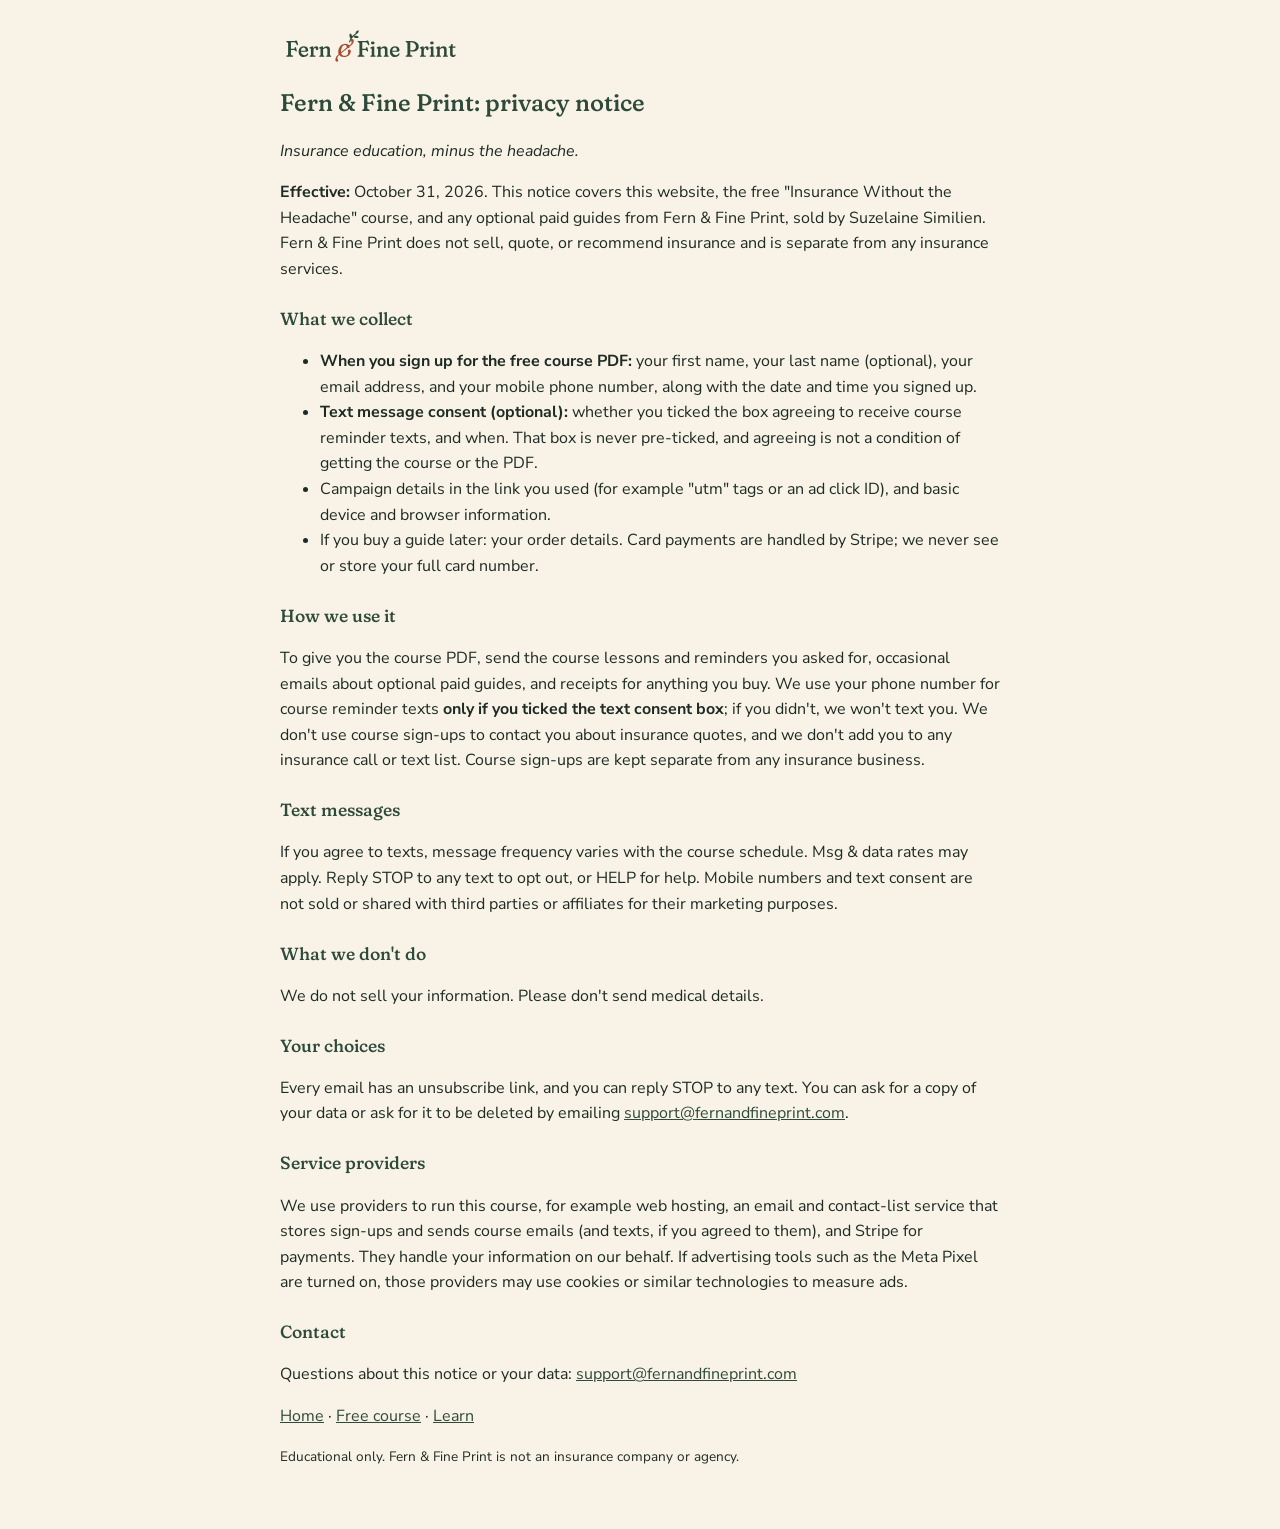
<file: privacy.html>
<!DOCTYPE html>
<html lang="en"><head><meta charset="utf-8"><meta name="viewport" content="width=device-width, initial-scale=1">
<meta name="theme-color" content="#2E4A3B">
  <link rel="icon" href="/assets/favicon.ico" sizes="any" />
  <link rel="icon" href="/assets/favicon.svg" type="image/svg+xml" />
  <link rel="icon" href="/assets/favicon-32.png" type="image/png" sizes="32x32" />
  <link rel="apple-touch-icon" href="/assets/apple-touch-icon.png" />
  <link rel="preconnect" href="https://fonts.googleapis.com" /><link rel="preconnect" href="https://fonts.gstatic.com" crossorigin />
  <link href="https://fonts.googleapis.com/css2?family=Caveat:wght@500..700&family=Fraunces:ital,opsz,wght,SOFT,WONK@0,9..144,300..700,0..100,0..1;1,9..144,300..700,0..100,0..1&family=Nunito+Sans:ital,opsz,wght@0,6..12,400..800;1,6..12,400..800&display=swap" rel="stylesheet" />
<title>Privacy notice · Fern &amp; Fine Print</title>
<meta name="description" content="How Fern &amp; Fine Print collects and uses information for its free insurance education course and optional guides. We do not sell your information.">
<link rel="canonical" href="https://fernandfineprint.com/privacy.html">
<meta property="og:type" content="website">
<meta property="og:site_name" content="Fern &amp; Fine Print">
<meta property="og:title" content="Privacy notice · Fern &amp; Fine Print">
<meta property="og:url" content="https://fernandfineprint.com/privacy.html">
<meta property="og:image" content="https://fernandfineprint.com/assets/og-image.png">
<meta name="twitter:card" content="summary_large_image">
<style>:root{--ffp-fern:#2E4A3B;--ffp-paper:#F8F3E6;--ffp-frond:#7D9B76;--ffp-fiddle:#D5E2C8;--ffp-parch:#EADFC8;--ffp-clay:#A34E32;--ffp-ink:#1E2B24;--ffp-font-heading:'Fraunces',Georgia,serif;--ffp-font-body:'Nunito Sans',system-ui,-apple-system,'Segoe UI',sans-serif;--ffp-font-accent:'Caveat','Comic Sans MS',cursive}body{font-family:var(--ffp-font-body);max-width:720px;margin:0 auto;padding:1.5rem 1.1rem 3rem;line-height:1.6;color:var(--ffp-ink);background:var(--ffp-paper)}h1,h2{font-family:var(--ffp-font-heading);font-weight:500;font-variation-settings:'SOFT' 100,'WONK' 0;color:var(--ffp-fern)}h1{font-size:1.5rem}h2{font-size:1.1rem;margin-top:1.4rem}a{color:var(--ffp-fern)}.logo{display:block;height:44px;width:auto;margin:0 0 1rem}.draft{background:var(--ffp-parch);border:1px solid var(--ffp-clay);padding:.6rem .8rem;border-radius:8px;font-size:.9rem}</style></head>
<body>
<a href="/"><img class="logo" src="/assets/ffp_wordmark_small_light.svg" alt="Fern &amp; Fine Print" width="182" height="44"></a>
<h1>Fern &amp; Fine Print: privacy notice</h1>
<p><em>Insurance education, minus the headache.</em></p>
<p><strong>Effective:</strong> October 31, 2026. This notice covers this website, the free "Insurance Without the Headache" course, and any optional paid guides from Fern &amp; Fine Print, sold by Suzelaine Similien. Fern &amp; Fine Print does not sell, quote, or recommend insurance and is separate from any insurance services.</p>
<h2>What we collect</h2>
<ul><li><strong>When you sign up for the free course PDF:</strong> your first name, your last name (optional), your email address, and your mobile phone number, along with the date and time you signed up.</li>
<li><strong>Text message consent (optional):</strong> whether you ticked the box agreeing to receive course reminder texts, and when. That box is never pre-ticked, and agreeing is not a condition of getting the course or the PDF.</li>
<li>Campaign details in the link you used (for example "utm" tags or an ad click ID), and basic device and browser information.</li>
<li>If you buy a guide later: your order details. Card payments are handled by Stripe; we never see or store your full card number.</li></ul>
<h2>How we use it</h2>
<p>To give you the course PDF, send the course lessons and reminders you asked for, occasional emails about optional paid guides, and receipts for anything you buy. We use your phone number for course reminder texts <strong>only if you ticked the text consent box</strong>; if you didn't, we won't text you. We don't use course sign-ups to contact you about insurance quotes, and we don't add you to any insurance call or text list. Course sign-ups are kept separate from any insurance business.</p>
<h2>Text messages</h2>
<p>If you agree to texts, message frequency varies with the course schedule. Msg &amp; data rates may apply. Reply STOP to any text to opt out, or HELP for help. Mobile numbers and text consent are not sold or shared with third parties or affiliates for their marketing purposes.</p>
<h2>What we don't do</h2>
<p>We do not sell your information. Please don't send medical details.</p>
<h2>Your choices</h2>
<p>Every email has an unsubscribe link, and you can reply STOP to any text. You can ask for a copy of your data or ask for it to be deleted by emailing <a href="mailto:support@fernandfineprint.com">support@fernandfineprint.com</a>.</p>
<h2>Service providers</h2>
<p>We use providers to run this course, for example web hosting, an email and contact-list service that stores sign-ups and sends course emails (and texts, if you agreed to them), and Stripe for payments. They handle your information on our behalf. If advertising tools such as the Meta Pixel are turned on, those providers may use cookies or similar technologies to measure ads.</p>
<h2>Contact</h2>
<p>Questions about this notice or your data: <a href="mailto:support@fernandfineprint.com">support@fernandfineprint.com</a></p>
<p><a href="/">Home</a> · <a href="/course/">Free course</a> · <a href="/learn/">Learn</a></p>
<p style="font-size:.85rem">Educational only. Fern &amp; Fine Print is not an insurance company or agency.</p>
</body></html>
</file>
<file: assets/site.css>
/* Shared Fern & Fine Print styles for /learn/ pages (brand tokens match the home page) */
:root{--ffp-fern:#2E4A3B;--ffp-paper:#F8F3E6;--ffp-frond:#7D9B76;--ffp-fiddle:#D5E2C8;--ffp-parch:#EADFC8;--ffp-clay:#A34E32;--ffp-ink:#1E2B24;--ffp-font-heading:'Fraunces',Georgia,serif;--ffp-font-body:'Nunito Sans',system-ui,-apple-system,'Segoe UI',sans-serif;--ffp-font-accent:'Caveat','Comic Sans MS',cursive;--card:#FFFDF8;--line:var(--ffp-parch);--muted:var(--ffp-fern);--max:1040px;--read:760px}
*{box-sizing:border-box}
html{scroll-behavior:smooth}
body{margin:0;font-family:var(--ffp-font-body);color:var(--ffp-ink);background:var(--ffp-paper);line-height:1.65;font-size:17px}
a{color:var(--ffp-fern)}
.wrap{max-width:var(--max);margin:0 auto;padding:0 1.15rem}
.read{max-width:var(--read)}
.skip{position:absolute;left:-9999px}.skip:focus{left:1rem;top:1rem;background:var(--card);padding:.5rem .8rem;z-index:10}
h1,h2,h3{font-family:var(--ffp-font-heading);font-weight:500;font-variation-settings:"SOFT" 100,"WONK" 0;line-height:1.25}
h2{font-size:clamp(1.3rem,3.2vw,1.65rem);color:var(--ffp-fern);margin:2rem 0 .5rem}
h3{font-size:1.12rem;color:var(--ffp-fern);margin:1.3rem 0 .35rem}
.eyebrow{font-size:.76rem;letter-spacing:.08em;text-transform:uppercase;font-weight:700;color:var(--ffp-frond);margin-bottom:.4rem}
.site-head{background:var(--card);border-bottom:1px solid var(--line);position:sticky;top:0;z-index:5}
.site-head .wrap{display:flex;align-items:center;gap:.75rem;flex-wrap:wrap;padding-top:.6rem;padding-bottom:.6rem}
.site-head .logo{height:44px;width:auto;display:block}
nav.main{margin-left:auto;display:flex;gap:.2rem .9rem;flex-wrap:wrap;align-items:center;font-size:.95rem;font-weight:700}
nav.main a{text-decoration:none;color:var(--ffp-fern);padding:.25rem 0;border-bottom:2px solid transparent}
nav.main a:hover,nav.main a[aria-current="page"]{border-bottom-color:var(--ffp-frond)}
.login{color:var(--ffp-ink);opacity:.6;cursor:not-allowed;font-weight:700}
.soon{display:inline-block;font-size:.66rem;letter-spacing:.06em;text-transform:uppercase;background:var(--ffp-parch);color:var(--ffp-ink);border-radius:999px;padding:.08rem .5rem;margin-left:.3rem;vertical-align:middle;font-weight:800}
@media(max-width:620px){.site-head{position:static}.site-head .wrap{justify-content:center}nav.main{margin:0 auto;justify-content:center;font-size:.9rem}}
.page-head{background:linear-gradient(165deg,var(--ffp-ink) 0%,var(--ffp-fern) 70%);color:var(--ffp-paper);padding:2.2rem 0 2rem}
.page-head h1{font-size:clamp(1.65rem,4.4vw,2.4rem);margin:0 0 .6rem;color:var(--ffp-paper)}
.page-head .eyebrow{color:var(--ffp-fiddle)}
.page-head .lede{font-size:1.06rem;opacity:.94;margin:0;max-width:44rem}
.meta{font-size:.88rem;opacity:.88;margin:.8rem 0 0}
.wave{height:8px;background:linear-gradient(90deg,var(--ffp-fern),var(--ffp-clay),var(--ffp-fiddle))}
.crumbs{font-size:.86rem;margin:1rem 0 0}
.crumbs ol{list-style:none;padding:0;margin:0;display:flex;flex-wrap:wrap;gap:.3rem}
.crumbs li+li::before{content:"›";margin-right:.3rem;color:var(--ffp-frond)}
main{padding:0 0 3rem}
.answer{background:var(--ffp-fiddle);border-left:5px solid var(--ffp-frond);border-radius:0 12px 12px 0;padding:1rem 1.2rem;margin:1.5rem 0 1rem}
.answer h2{margin:0 0 .35rem;font-size:1.15rem}
.answer p{margin:.2rem 0}
.tip{background:var(--card);border:1px solid var(--line);border-left:4px solid var(--ffp-clay);padding:.75rem 1rem;margin:1rem 0;border-radius:0 8px 8px 0;font-size:.96rem}
.card{background:var(--card);border-radius:14px;padding:1.1rem 1.25rem;border:1px solid var(--line);box-shadow:0 2px 10px rgba(30,43,36,.06)}
.grid{display:grid;gap:1rem}
@media(min-width:700px){.grid.two{grid-template-columns:1fr 1fr}}
.card h2,.card h3{margin-top:0}
.card p{margin:.3rem 0 0}
table{border-collapse:collapse;width:100%;margin:1rem 0;background:var(--card);font-size:.95rem}
caption{text-align:left;font-weight:700;color:var(--ffp-fern);padding:.3rem 0}
th,td{border:1px solid var(--line);padding:.55rem .65rem;text-align:left;vertical-align:top}
thead th{background:var(--ffp-parch)}
.table-scroll{overflow-x:auto}
dl.glossary dt{font-family:var(--ffp-font-heading);font-size:1.12rem;color:var(--ffp-fern);margin-top:1.2rem}
dl.glossary dd{margin:.25rem 0 0}
.faq details{background:var(--card);border:1px solid var(--line);border-radius:12px;padding:.85rem 1.1rem;margin:.6rem 0}
.faq summary{cursor:pointer;font-weight:700;color:var(--ffp-fern)}
.faq details p{margin:.6rem 0 0}
.qa{border-top:1px solid var(--line);padding-top:.4rem}
.qa h3{margin-top:1rem}
.qa p{margin:.3rem 0}
.qa .more{font-size:.88rem}
.toc{background:var(--card);border:1px solid var(--line);border-radius:14px;padding:.9rem 1.2rem;margin:1.2rem 0}
.toc ul{margin:.3rem 0 0;padding-left:1.2rem}
.sources{font-size:.88rem}
.sources li{margin:.3rem 0}
.invite{background:var(--ffp-ink);color:var(--ffp-paper);border-radius:14px;padding:1.5rem 1.3rem;margin:2rem 0;text-align:center}
.invite h2{color:var(--ffp-paper);margin:0 0 .4rem}
.invite p{opacity:.93;margin:.3rem auto;max-width:36rem}
.btn{display:inline-block;background:var(--ffp-parch);color:var(--ffp-ink);font-weight:800;text-decoration:none;padding:.8rem 1.35rem;border-radius:999px;margin:.5rem .35rem 0;border:0;font-size:1rem;font-family:inherit}
.btn.navy{background:var(--ffp-fern);color:var(--ffp-paper)}
.note{font-size:.86rem;color:var(--muted)}
footer{background:var(--ffp-ink);color:var(--ffp-fiddle);padding:2.2rem 0 2.6rem;font-size:.88rem}
footer a{color:var(--ffp-paper)}
footer strong{color:var(--ffp-paper)}
.foot-grid{display:grid;gap:1.2rem;margin-bottom:1rem}
@media(min-width:720px){.foot-grid{grid-template-columns:1.2fr 1fr 1fr}}
.foot-grid ul{list-style:none;padding:0;margin:.3rem 0 0}
.foot-grid li{margin:.25rem 0}
footer .tagline{font-family:var(--ffp-font-accent);font-size:1.2rem;color:var(--ffp-fiddle);margin:.3rem 0 0}
footer .legal{border-top:1px solid rgba(213,226,200,.25);padding-top:1rem}
</file>
